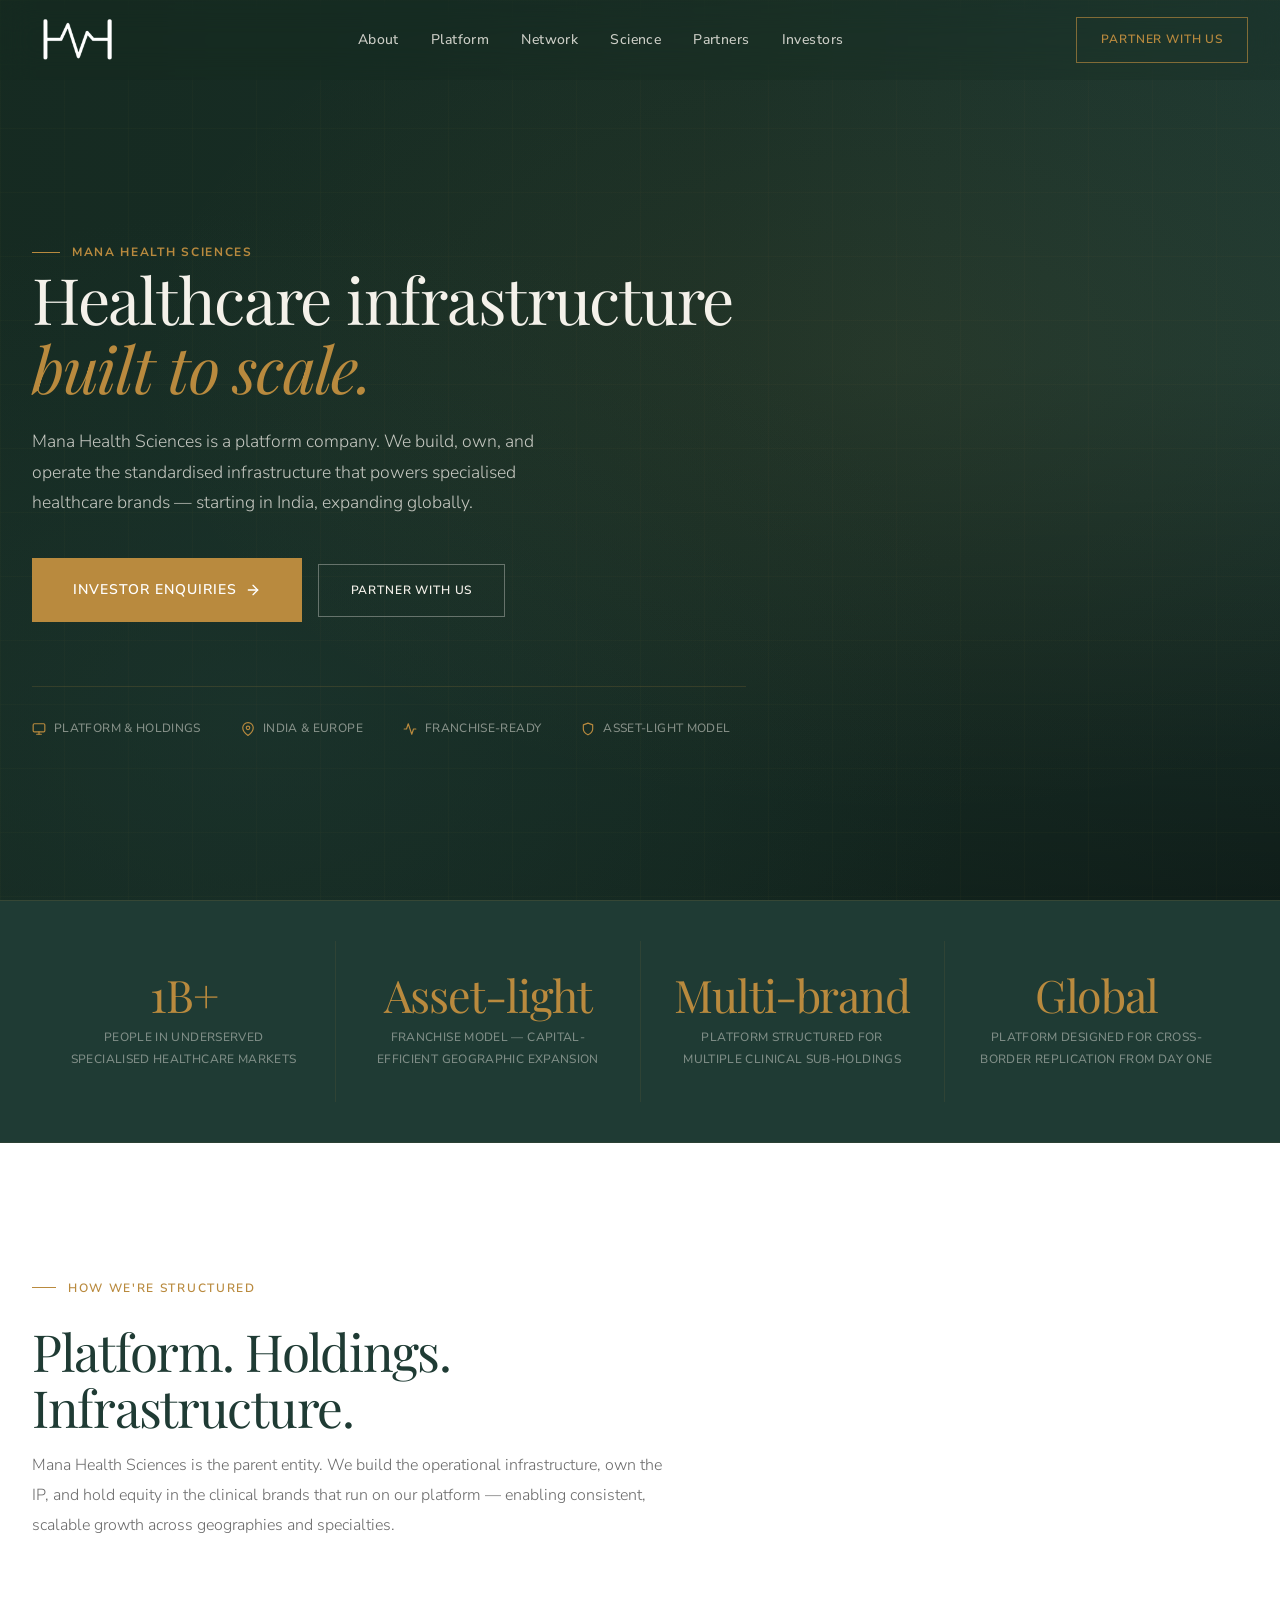
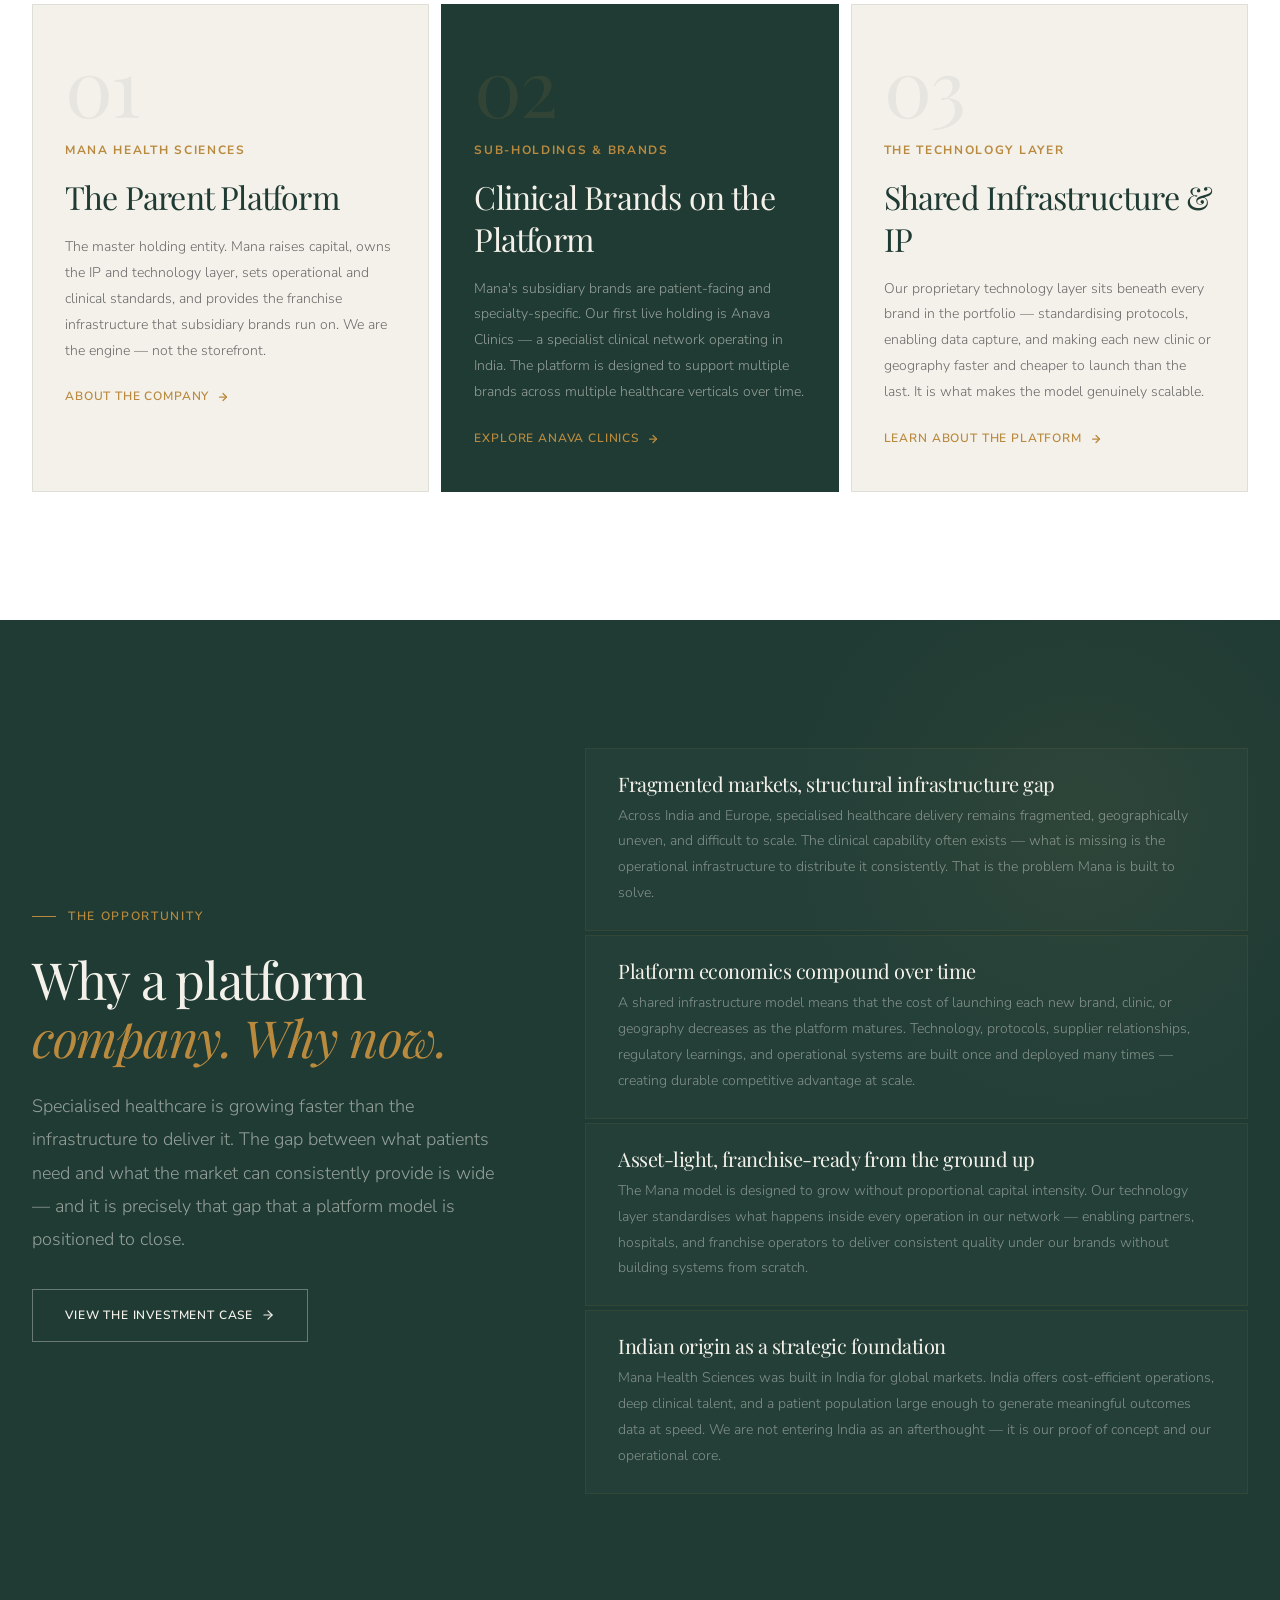
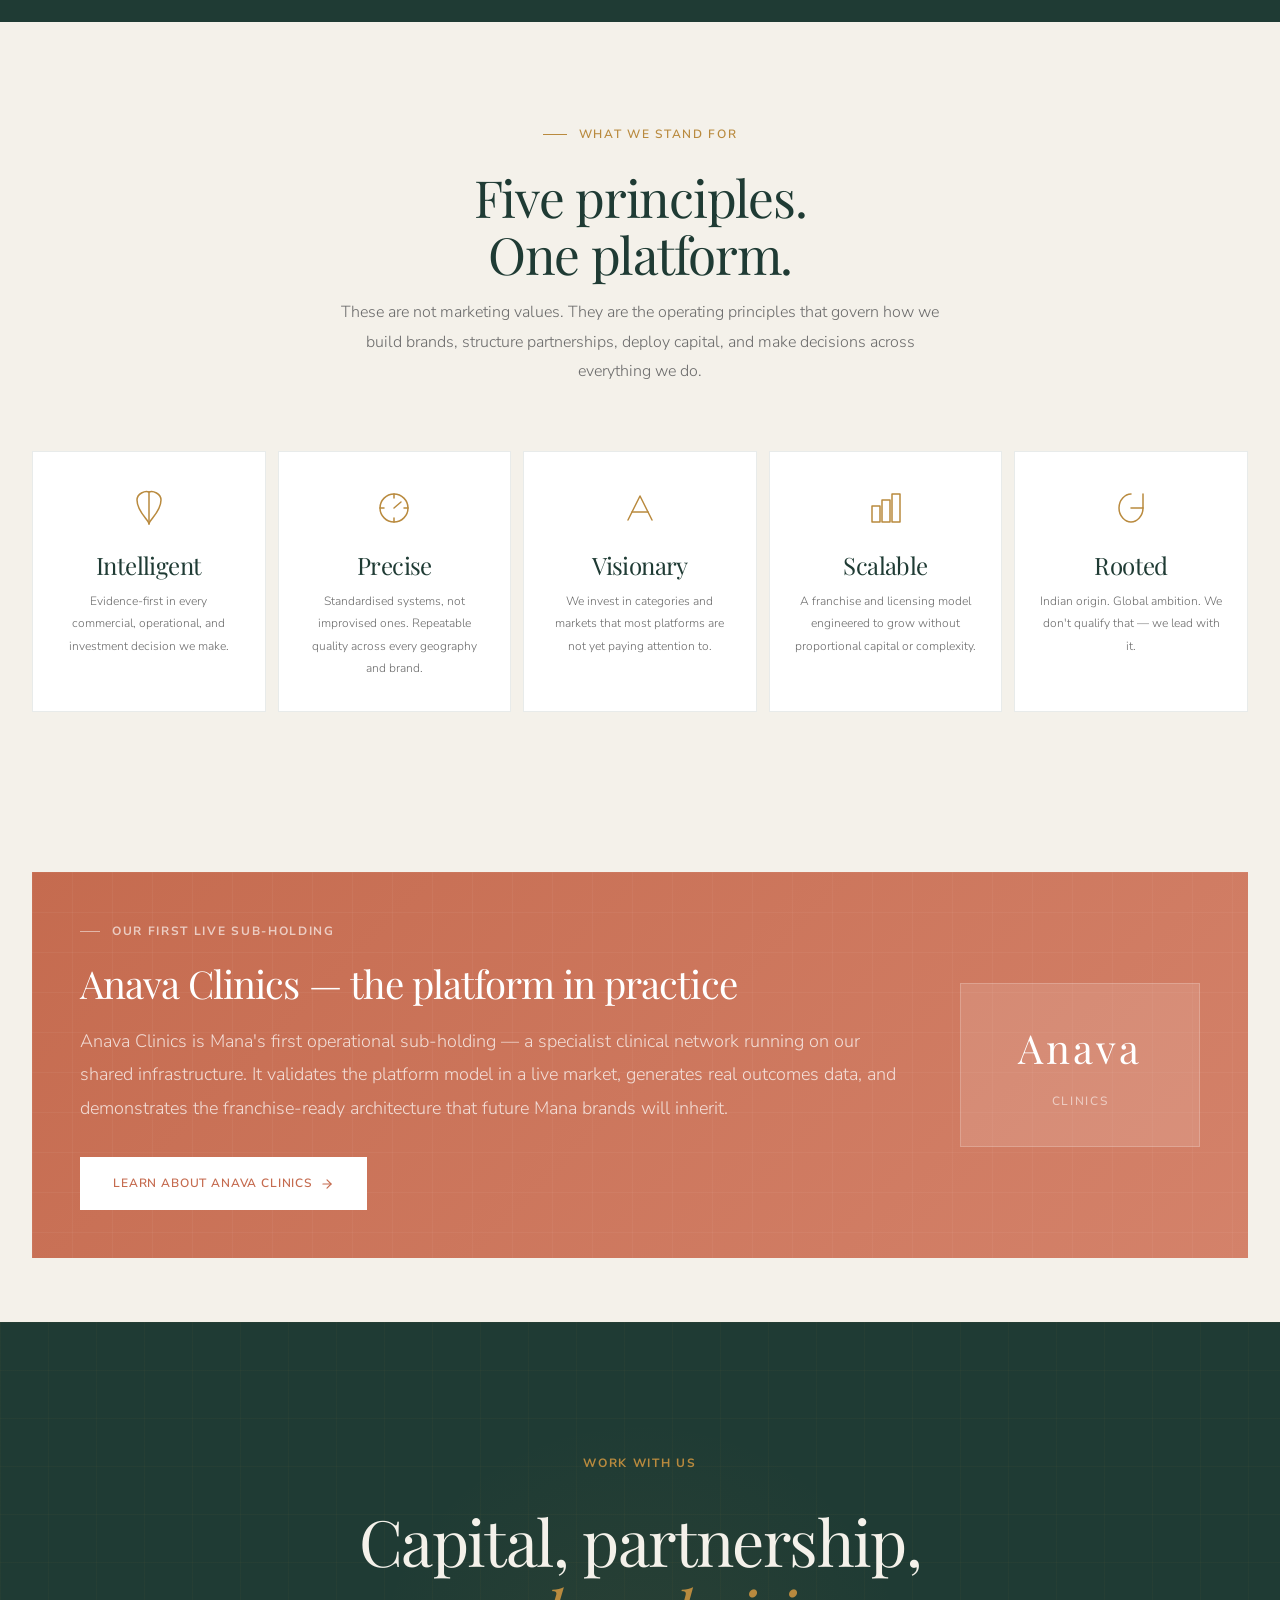
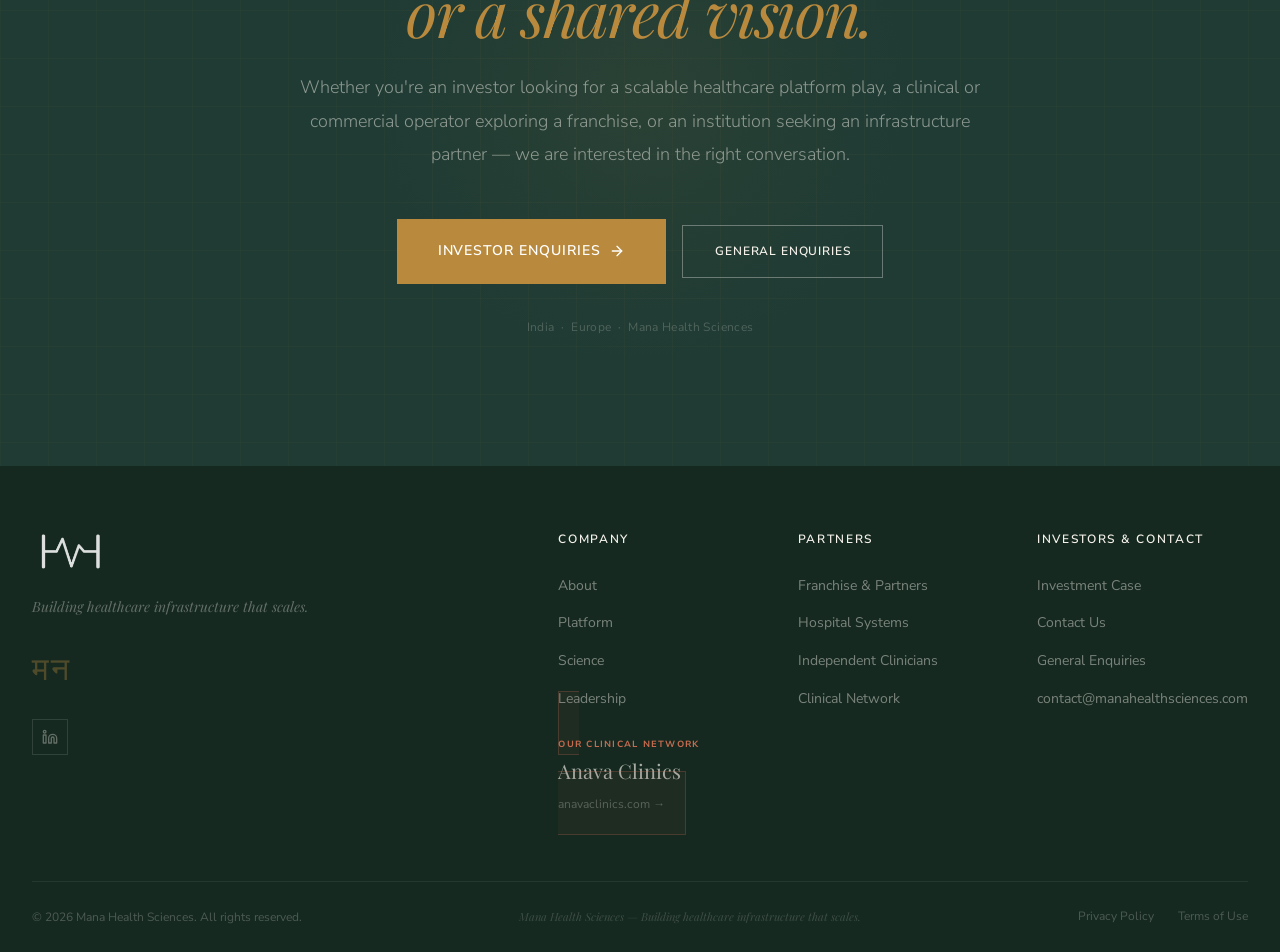
<file: index.html>
<!DOCTYPE html>
<html lang="en">
<head>
  <meta charset="UTF-8">
  <meta name="viewport" content="width=device-width, initial-scale=1.0">
  <meta name="description" content="Mana Health Sciences — A healthcare platform company building standardised, scalable infrastructure for underserved markets across India and beyond.">
  <meta name="theme-color" content="#1F3B34">
  <title>Mana Health Sciences — Building healthcare infrastructure that scales.</title>

  <meta property="og:title" content="Mana Health Sciences">
  <meta property="og:description" content="A healthcare platform company building standardised, scalable infrastructure for underserved markets across India and beyond.">
  <meta property="og:type" content="website">

  <link rel="preconnect" href="https://fonts.googleapis.com">
  <link rel="preconnect" href="https://fonts.gstatic.com" crossorigin>

  <link rel="stylesheet" href="css/styles.css">
  <link rel="stylesheet" href="css/components.css">
  <link rel="stylesheet" href="css/responsive.css">

  <link rel="icon" type="image/png" href="assets/images/logo.png">
</head>
<body>

  <a class="skip-link" href="#main">Skip to main content</a>

  <!-- ======================================================================
       NAVIGATION
  ====================================================================== -->
  <nav class="nav nav--transparent" role="navigation" aria-label="Main navigation">
    <div class="container nav__inner">

      <a href="index.html" class="nav__logo" aria-label="Mana Health Sciences — Home">
        <img src="assets/images/logo.png" alt="Mana Health Sciences" onerror="this.style.display='none'; this.nextElementSibling.style.display='block'">
        <span class="nav__logo-text" style="display:none;">Mana</span>
      </a>

      <ul class="nav__links" role="list">
        <li><a href="about.html" class="nav__link">About</a></li>
        <li><a href="platform.html" class="nav__link">Platform</a></li>
        <li><a href="network.html" class="nav__link">Network</a></li>
        <li><a href="science.html" class="nav__link">Science</a></li>
        <li><a href="partners.html" class="nav__link">Partners</a></li>
        <li><a href="investors.html" class="nav__link">Investors</a></li>
      </ul>

      <a href="contact.html" class="nav__cta">Partner With Us</a>

      <button class="nav__toggle" aria-label="Open menu" aria-expanded="false" aria-controls="mobile-menu">
        <span class="nav__toggle-line"></span>
        <span class="nav__toggle-line"></span>
        <span class="nav__toggle-line"></span>
      </button>
    </div>
  </nav>

  <div class="nav__mobile-menu" id="mobile-menu" role="dialog" aria-label="Mobile navigation" aria-modal="true">
    <a href="about.html" class="nav__mobile-link">About</a>
    <a href="platform.html" class="nav__mobile-link">Platform</a>
    <a href="network.html" class="nav__mobile-link">Network</a>
    <a href="science.html" class="nav__mobile-link">Science</a>
    <a href="partners.html" class="nav__mobile-link">Partners</a>
    <a href="investors.html" class="nav__mobile-link">Investors</a>
    <a href="contact.html" class="btn btn--primary nav__mobile-cta">Partner With Us</a>
  </div>

  <main id="main">

    <!-- ====================================================================
         HERO
    ===================================================================== -->
    <section class="hero" aria-label="Hero — Mana Health Sciences">
      <div class="hero__bg" aria-hidden="true"></div>
      <div class="hero__grid-pattern" aria-hidden="true"></div>

      <div class="hero__left">

        <p class="hero__eyebrow">Mana Health Sciences</p>

        <h1 class="hero__headline">
          Healthcare infrastructure<br>
          <em>built to scale.</em>
        </h1>

        <p class="hero__subheadline">
          Mana Health Sciences is a platform company. We build, own, and operate the standardised infrastructure that powers specialised healthcare brands — starting in India, expanding globally.
        </p>

        <div class="hero__actions">
          <a href="investors.html" class="btn btn--primary btn--lg">
            Investor Enquiries
            <svg width="16" height="16" viewBox="0 0 24 24" fill="none" stroke="currentColor" stroke-width="2" stroke-linecap="round" stroke-linejoin="round" aria-hidden="true"><line x1="5" y1="12" x2="19" y2="12"/><polyline points="12 5 19 12 12 19"/></svg>
          </a>
          <a href="partners.html" class="btn btn--outline">
            Partner With Us
          </a>
        </div>

        <div class="hero__trust">
          <div class="hero__trust-item">
            <svg width="14" height="14" viewBox="0 0 24 24" fill="none" stroke="currentColor" stroke-width="2" stroke-linecap="round" stroke-linejoin="round" aria-hidden="true"><rect x="2" y="3" width="20" height="14" rx="2"/><line x1="8" y1="21" x2="16" y2="21"/><line x1="12" y1="17" x2="12" y2="21"/></svg>
            Platform &amp; Holdings
          </div>
          <div class="hero__trust-item">
            <svg width="14" height="14" viewBox="0 0 24 24" fill="none" stroke="currentColor" stroke-width="2" stroke-linecap="round" stroke-linejoin="round" aria-hidden="true"><path d="M21 10c0 7-9 13-9 13s-9-6-9-13a9 9 0 0 1 18 0z"/><circle cx="12" cy="10" r="3"/></svg>
            India &amp; Europe
          </div>
          <div class="hero__trust-item">
            <svg width="14" height="14" viewBox="0 0 24 24" fill="none" stroke="currentColor" stroke-width="2" stroke-linecap="round" stroke-linejoin="round" aria-hidden="true"><polyline points="22 12 18 12 15 21 9 3 6 12 2 12"/></svg>
            Franchise-Ready
          </div>
          <div class="hero__trust-item">
            <svg width="14" height="14" viewBox="0 0 24 24" fill="none" stroke="currentColor" stroke-width="2" stroke-linecap="round" stroke-linejoin="round" aria-hidden="true"><path d="M12 22s8-4 8-10V5l-8-3-8 3v7c0 6 8 10 8 10z"/></svg>
            Asset-Light Model
          </div>
        </div>

      </div>
    </section>

    <!-- ====================================================================
         STAT BAND
    ===================================================================== -->
    <div class="stat-band" role="complementary" aria-label="Key platform metrics">
      <div class="container">
        <div class="stat-band__inner">

          <div class="stat-band__item">
            <div class="stat-band__value">
              <span data-count="1" data-suffix="B+">1B+</span>
            </div>
            <p class="stat-band__label">People in underserved specialised healthcare markets</p>
          </div>

          <div class="stat-band__item">
            <div class="stat-band__value">
              <span>Asset-light</span>
            </div>
            <p class="stat-band__label">Franchise model — capital-efficient geographic expansion</p>
          </div>

          <div class="stat-band__item">
            <div class="stat-band__value">
              <span>Multi-brand</span>
            </div>
            <p class="stat-band__label">Platform structured for multiple clinical sub-holdings</p>
          </div>

          <div class="stat-band__item">
            <div class="stat-band__value">
              <span>Global</span>
            </div>
            <p class="stat-band__label">Platform designed for cross-border replication from day one</p>
          </div>

        </div>
      </div>
    </div>

    <!-- ====================================================================
         WHAT WE DO — THREE-TIER
    ===================================================================== -->
    <section class="three-tier section section--lg" id="what-we-do" aria-labelledby="what-title">
      <div class="container">

        <div class="three-tier__header reveal">
          <p class="section-label">How we're structured</p>
          <h2 class="three-tier__title" id="what-title">
            Platform. Holdings. Infrastructure.
          </h2>
          <p class="three-tier__subtitle">
            Mana Health Sciences is the parent entity. We build the operational infrastructure, own the IP, and hold equity in the clinical brands that run on our platform — enabling consistent, scalable growth across geographies and specialties.
          </p>
        </div>

        <div class="tier-cards">

          <article class="tier-card reveal">
            <div class="tier-card__num" aria-hidden="true">01</div>
            <span class="tier-card__eyebrow">Mana Health Sciences</span>
            <h3 class="tier-card__title">The Parent Platform</h3>
            <p class="tier-card__body">
              The master holding entity. Mana raises capital, owns the IP and technology layer, sets operational and clinical standards, and provides the franchise infrastructure that subsidiary brands run on. We are the engine — not the storefront.
            </p>
            <a href="about.html" class="tier-card__link">
              About the company
              <svg width="12" height="12" viewBox="0 0 24 24" fill="none" stroke="currentColor" stroke-width="2.5" stroke-linecap="round" stroke-linejoin="round" aria-hidden="true"><line x1="5" y1="12" x2="19" y2="12"/><polyline points="12 5 19 12 12 19"/></svg>
            </a>
          </article>

          <article class="tier-card tier-card--featured reveal reveal-delay-1">
            <div class="tier-card__num" aria-hidden="true">02</div>
            <span class="tier-card__eyebrow">Sub-Holdings &amp; Brands</span>
            <h3 class="tier-card__title">Clinical Brands on the Platform</h3>
            <p class="tier-card__body">
              Mana's subsidiary brands are patient-facing and specialty-specific. Our first live holding is Anava Clinics — a specialist clinical network operating in India. The platform is designed to support multiple brands across multiple healthcare verticals over time.
            </p>
            <a href="network.html" class="tier-card__link">
              Explore Anava Clinics
              <svg width="12" height="12" viewBox="0 0 24 24" fill="none" stroke="currentColor" stroke-width="2.5" stroke-linecap="round" stroke-linejoin="round" aria-hidden="true"><line x1="5" y1="12" x2="19" y2="12"/><polyline points="12 5 19 12 12 19"/></svg>
            </a>
          </article>

          <article class="tier-card reveal reveal-delay-2">
            <div class="tier-card__num" aria-hidden="true">03</div>
            <span class="tier-card__eyebrow">The Technology Layer</span>
            <h3 class="tier-card__title">Shared Infrastructure &amp; IP</h3>
            <p class="tier-card__body">
              Our proprietary technology layer sits beneath every brand in the portfolio — standardising protocols, enabling data capture, and making each new clinic or geography faster and cheaper to launch than the last. It is what makes the model genuinely scalable.
            </p>
            <a href="platform.html" class="tier-card__link">
              Learn about the platform
              <svg width="12" height="12" viewBox="0 0 24 24" fill="none" stroke="currentColor" stroke-width="2.5" stroke-linecap="round" stroke-linejoin="round" aria-hidden="true"><line x1="5" y1="12" x2="19" y2="12"/><polyline points="12 5 19 12 12 19"/></svg>
            </a>
          </article>

        </div>

      </div>
    </section>

    <!-- ====================================================================
         WHY NOW
    ===================================================================== -->
    <section class="why-now section section--lg" id="why-now" aria-labelledby="why-title">
      <div class="why-now__glow" aria-hidden="true"></div>
      <div class="why-now__glow why-now__glow--2" aria-hidden="true"></div>

      <div class="container">
        <div class="why-now__grid">

          <div class="why-now__header">
            <p class="section-label reveal">The opportunity</p>
            <h2 class="why-now__title reveal reveal-delay-1" id="why-title">
              Why a platform<br>
              <em>company. Why now.</em>
            </h2>
            <p class="why-now__body reveal reveal-delay-2">
              Specialised healthcare is growing faster than the infrastructure to deliver it. The gap between what patients need and what the market can consistently provide is wide — and it is precisely that gap that a platform model is positioned to close.
            </p>
            <a href="investors.html" class="btn btn--outline reveal reveal-delay-3">
              View the investment case
              <svg width="14" height="14" viewBox="0 0 24 24" fill="none" stroke="currentColor" stroke-width="2" stroke-linecap="round" stroke-linejoin="round" aria-hidden="true"><line x1="5" y1="12" x2="19" y2="12"/><polyline points="12 5 19 12 12 19"/></svg>
            </a>
          </div>

          <div class="why-now__points">

            <div class="why-now__point reveal">
              <h3 class="why-now__point-title">Fragmented markets, structural infrastructure gap</h3>
              <p class="why-now__point-body">Across India and Europe, specialised healthcare delivery remains fragmented, geographically uneven, and difficult to scale. The clinical capability often exists — what is missing is the operational infrastructure to distribute it consistently. That is the problem Mana is built to solve.</p>
            </div>

            <div class="why-now__point reveal reveal-delay-1">
              <h3 class="why-now__point-title">Platform economics compound over time</h3>
              <p class="why-now__point-body">A shared infrastructure model means that the cost of launching each new brand, clinic, or geography decreases as the platform matures. Technology, protocols, supplier relationships, regulatory learnings, and operational systems are built once and deployed many times — creating durable competitive advantage at scale.</p>
            </div>

            <div class="why-now__point reveal reveal-delay-2">
              <h3 class="why-now__point-title">Asset-light, franchise-ready from the ground up</h3>
              <p class="why-now__point-body">The Mana model is designed to grow without proportional capital intensity. Our technology layer standardises what happens inside every operation in our network — enabling partners, hospitals, and franchise operators to deliver consistent quality under our brands without building systems from scratch.</p>
            </div>

            <div class="why-now__point reveal reveal-delay-3">
              <h3 class="why-now__point-title">Indian origin as a strategic foundation</h3>
              <p class="why-now__point-body">Mana Health Sciences was built in India for global markets. India offers cost-efficient operations, deep clinical talent, and a patient population large enough to generate meaningful outcomes data at speed. We are not entering India as an afterthought — it is our proof of concept and our operational core.</p>
            </div>

          </div>

        </div>
      </div>
    </section>

    <!-- ====================================================================
         BRAND PILLARS
    ===================================================================== -->
    <section class="pillars section" id="pillars" aria-labelledby="pillars-title">
      <div class="container">

        <div class="pillars__header reveal">
          <p class="section-label" style="justify-content:center;">What we stand for</p>
          <h2 class="pillars__title" id="pillars-title">
            Five principles.<br>One platform.
          </h2>
          <p class="pillars__subtitle">
            These are not marketing values. They are the operating principles that govern how we build brands, structure partnerships, deploy capital, and make decisions across everything we do.
          </p>
        </div>

        <div class="pillars__grid">

          <div class="pillar-card reveal">
            <div class="pillar-card__icon" aria-hidden="true">
              <svg viewBox="0 0 48 48" fill="none" stroke="currentColor" stroke-width="1.5" stroke-linecap="round" stroke-linejoin="round">
                <path d="M24 8 L24 40"/><path d="M12 16 C12 10 20 6 24 8 C28 6 36 10 36 16 C36 28 24 36 24 40 C24 36 12 28 12 16Z"/>
              </svg>
            </div>
            <h3 class="pillar-card__word">Intelligent</h3>
            <p class="pillar-card__desc">Evidence-first in every commercial, operational, and investment decision we make.</p>
          </div>

          <div class="pillar-card reveal reveal-delay-1">
            <div class="pillar-card__icon" aria-hidden="true">
              <svg viewBox="0 0 48 48" fill="none" stroke="currentColor" stroke-width="1.5" stroke-linecap="round" stroke-linejoin="round">
                <circle cx="24" cy="24" r="14"/><line x1="24" y1="10" x2="24" y2="14"/><line x1="24" y1="34" x2="24" y2="38"/><line x1="10" y1="24" x2="14" y2="24"/><line x1="34" y1="24" x2="38" y2="24"/>
                <line x1="24" y1="24" x2="31" y2="18"/>
              </svg>
            </div>
            <h3 class="pillar-card__word">Precise</h3>
            <p class="pillar-card__desc">Standardised systems, not improvised ones. Repeatable quality across every geography and brand.</p>
          </div>

          <div class="pillar-card reveal reveal-delay-2">
            <div class="pillar-card__icon" aria-hidden="true">
              <svg viewBox="0 0 48 48" fill="none" stroke="currentColor" stroke-width="1.5" stroke-linecap="round" stroke-linejoin="round">
                <path d="M12 36 L24 12 L36 36"/><line x1="16" y1="28" x2="32" y2="28"/>
              </svg>
            </div>
            <h3 class="pillar-card__word">Visionary</h3>
            <p class="pillar-card__desc">We invest in categories and markets that most platforms are not yet paying attention to.</p>
          </div>

          <div class="pillar-card reveal reveal-delay-3">
            <div class="pillar-card__icon" aria-hidden="true">
              <svg viewBox="0 0 48 48" fill="none" stroke="currentColor" stroke-width="1.5" stroke-linecap="round" stroke-linejoin="round">
                <rect x="10" y="22" width="8" height="16"/><rect x="20" y="16" width="8" height="22"/><rect x="30" y="10" width="8" height="28"/>
              </svg>
            </div>
            <h3 class="pillar-card__word">Scalable</h3>
            <p class="pillar-card__desc">A franchise and licensing model engineered to grow without proportional capital or complexity.</p>
          </div>

          <div class="pillar-card reveal reveal-delay-4">
            <div class="pillar-card__icon" aria-hidden="true">
              <svg viewBox="0 0 48 48" fill="none" stroke="currentColor" stroke-width="1.5" stroke-linecap="round" stroke-linejoin="round">
                <path d="M24 10 C18 10 12 16 12 24 C12 32 18 38 24 38 C30 38 36 32 36 24"/><path d="M36 10 L36 24 L24 24"/>
              </svg>
            </div>
            <h3 class="pillar-card__word">Rooted</h3>
            <p class="pillar-card__desc">Indian origin. Global ambition. We don't qualify that — we lead with it.</p>
          </div>

        </div>

      </div>
    </section>

    <!-- ====================================================================
         ANAVA NETWORK CALLOUT
    ===================================================================== -->
    <section class="section section--sm" aria-labelledby="network-callout-title">
      <div class="container">
        <div class="network-card reveal">
          <div class="network-card__content">
            <p class="network-card__eyebrow">Our first live sub-holding</p>
            <h2 class="network-card__title" id="network-callout-title">
              Anava Clinics — the platform in practice
            </h2>
            <p class="network-card__body">
              Anava Clinics is Mana's first operational sub-holding — a specialist clinical network running on our shared infrastructure. It validates the platform model in a live market, generates real outcomes data, and demonstrates the franchise-ready architecture that future Mana brands will inherit.
            </p>
            <a href="network.html" class="btn network-card__cta">
              Learn about Anava Clinics
              <svg width="14" height="14" viewBox="0 0 24 24" fill="none" stroke="currentColor" stroke-width="2" stroke-linecap="round" stroke-linejoin="round" aria-hidden="true"><line x1="5" y1="12" x2="19" y2="12"/><polyline points="12 5 19 12 12 19"/></svg>
            </a>
          </div>
          <div class="network-card__visual">
            <div class="network-card__logo-frame">
              <span class="network-card__logo-text">Anava</span>
              <span class="network-card__logo-sub">Clinics</span>
            </div>
          </div>
        </div>
      </div>
    </section>

    <!-- ====================================================================
         FINAL CTA
    ===================================================================== -->
    <section class="final-cta section section--lg" aria-labelledby="cta-title">
      <div class="final-cta__pattern" aria-hidden="true"></div>
      <div class="final-cta__glow" aria-hidden="true"></div>

      <div class="container">
        <div class="final-cta__inner">

          <p class="final-cta__eyebrow reveal">Work with us</p>

          <h2 class="final-cta__title reveal reveal-delay-1" id="cta-title">
            Capital, partnership,<br>
            <em>or a shared vision.</em>
          </h2>

          <p class="final-cta__body reveal reveal-delay-2">
            Whether you're an investor looking for a scalable healthcare platform play, a clinical or commercial operator exploring a franchise, or an institution seeking an infrastructure partner — we are interested in the right conversation.
          </p>

          <div class="final-cta__actions reveal reveal-delay-3">
            <a href="investors.html" class="btn btn--primary btn--lg">
              Investor Enquiries
              <svg width="16" height="16" viewBox="0 0 24 24" fill="none" stroke="currentColor" stroke-width="2" stroke-linecap="round" stroke-linejoin="round" aria-hidden="true"><line x1="5" y1="12" x2="19" y2="12"/><polyline points="12 5 19 12 12 19"/></svg>
            </a>
            <a href="contact.html" class="btn btn--outline">
              General Enquiries
            </a>
          </div>

          <p class="final-cta__note reveal reveal-delay-4">
            India &nbsp;·&nbsp; Europe &nbsp;·&nbsp; Mana Health Sciences
          </p>

        </div>
      </div>
    </section>

  </main>

  <!-- ======================================================================
       FOOTER
  ====================================================================== -->
  <footer class="footer" role="contentinfo">
    <div class="container">

      <div class="footer__main">

        <div class="footer__brand">
          <div class="footer__logo">
            <img src="assets/images/logo.png" alt="Mana Health Sciences" onerror="this.style.display='none'; this.nextElementSibling.style.display='block'">
            <span class="footer__logo-text" style="display:none;">Mana</span>
          </div>
          <p class="footer__tagline">
            Building healthcare infrastructure that scales.
          </p>
          <span class="footer__sanskrit" title="Mana — mind, consciousness (Sanskrit)">मन</span>
          <div class="footer__social" aria-label="Social media links">
            <a href="#" class="footer__social-link" aria-label="LinkedIn">
              <svg width="16" height="16" viewBox="0 0 24 24" fill="none" stroke="currentColor" stroke-width="2" stroke-linecap="round" stroke-linejoin="round" aria-hidden="true"><path d="M16 8a6 6 0 0 1 6 6v7h-4v-7a2 2 0 0 0-2-2 2 2 0 0 0-2 2v7h-4v-7a6 6 0 0 1 6-6z"/><rect x="2" y="9" width="4" height="12"/><circle cx="4" cy="4" r="2"/></svg>
            </a>
          </div>
        </div>

        <nav aria-label="Company navigation">
          <span class="footer__col-title">Company</span>
          <ul class="footer__links" role="list">
            <li><a href="about.html" class="footer__link">About</a></li>
            <li><a href="platform.html" class="footer__link">Platform</a></li>
            <li><a href="science.html" class="footer__link">Science</a></li>
            <li><a href="about.html#leadership" class="footer__link">Leadership</a></li>
          </ul>
          <a href="network.html" class="footer__anava-card" aria-label="Anava Clinics — our clinical network">
            <span class="footer__anava-label">Our clinical network</span>
            <span class="footer__anava-name">Anava Clinics</span>
            <span class="footer__anava-desc">anavaclinics.com →</span>
          </a>
        </nav>

        <nav aria-label="Partners navigation">
          <span class="footer__col-title">Partners</span>
          <ul class="footer__links" role="list">
            <li><a href="partners.html" class="footer__link">Franchise &amp; Partners</a></li>
            <li><a href="partners.html#hospitals" class="footer__link">Hospital Systems</a></li>
            <li><a href="partners.html#clinicians" class="footer__link">Independent Clinicians</a></li>
            <li><a href="network.html" class="footer__link">Clinical Network</a></li>
          </ul>
        </nav>

        <div>
          <span class="footer__col-title">Investors &amp; Contact</span>
          <ul class="footer__links" role="list">
            <li><a href="investors.html" class="footer__link">Investment Case</a></li>
            <li><a href="contact.html" class="footer__link">Contact Us</a></li>
            <li><a href="contact.html" class="footer__link">General Enquiries</a></li>
            <li><a href="mailto:contact@manahealthsciences.com" class="footer__link">contact@manahealthsciences.com</a></li>
          </ul>
        </div>

      </div>

      <div class="footer__bottom">
        <p class="footer__copyright">&copy; 2026 Mana Health Sciences. All rights reserved.</p>
        <p class="footer__motto">Mana Health Sciences &mdash; Building healthcare infrastructure that scales.</p>
        <div class="footer__legal">
          <a href="privacy.html" class="footer__legal-link">Privacy Policy</a>
          <a href="terms.html" class="footer__legal-link">Terms of Use</a>
        </div>
      </div>

    </div>
  </footer>

  <div class="mobile-cta-bar" role="complementary" aria-label="Primary actions">
    <a href="investors.html" class="btn btn--primary">Investor Enquiries</a>
    <a href="contact.html" class="btn btn--outline">Contact</a>
  </div>

  <script src="js/scripts.js"></script>
</body>
</html>
</file>
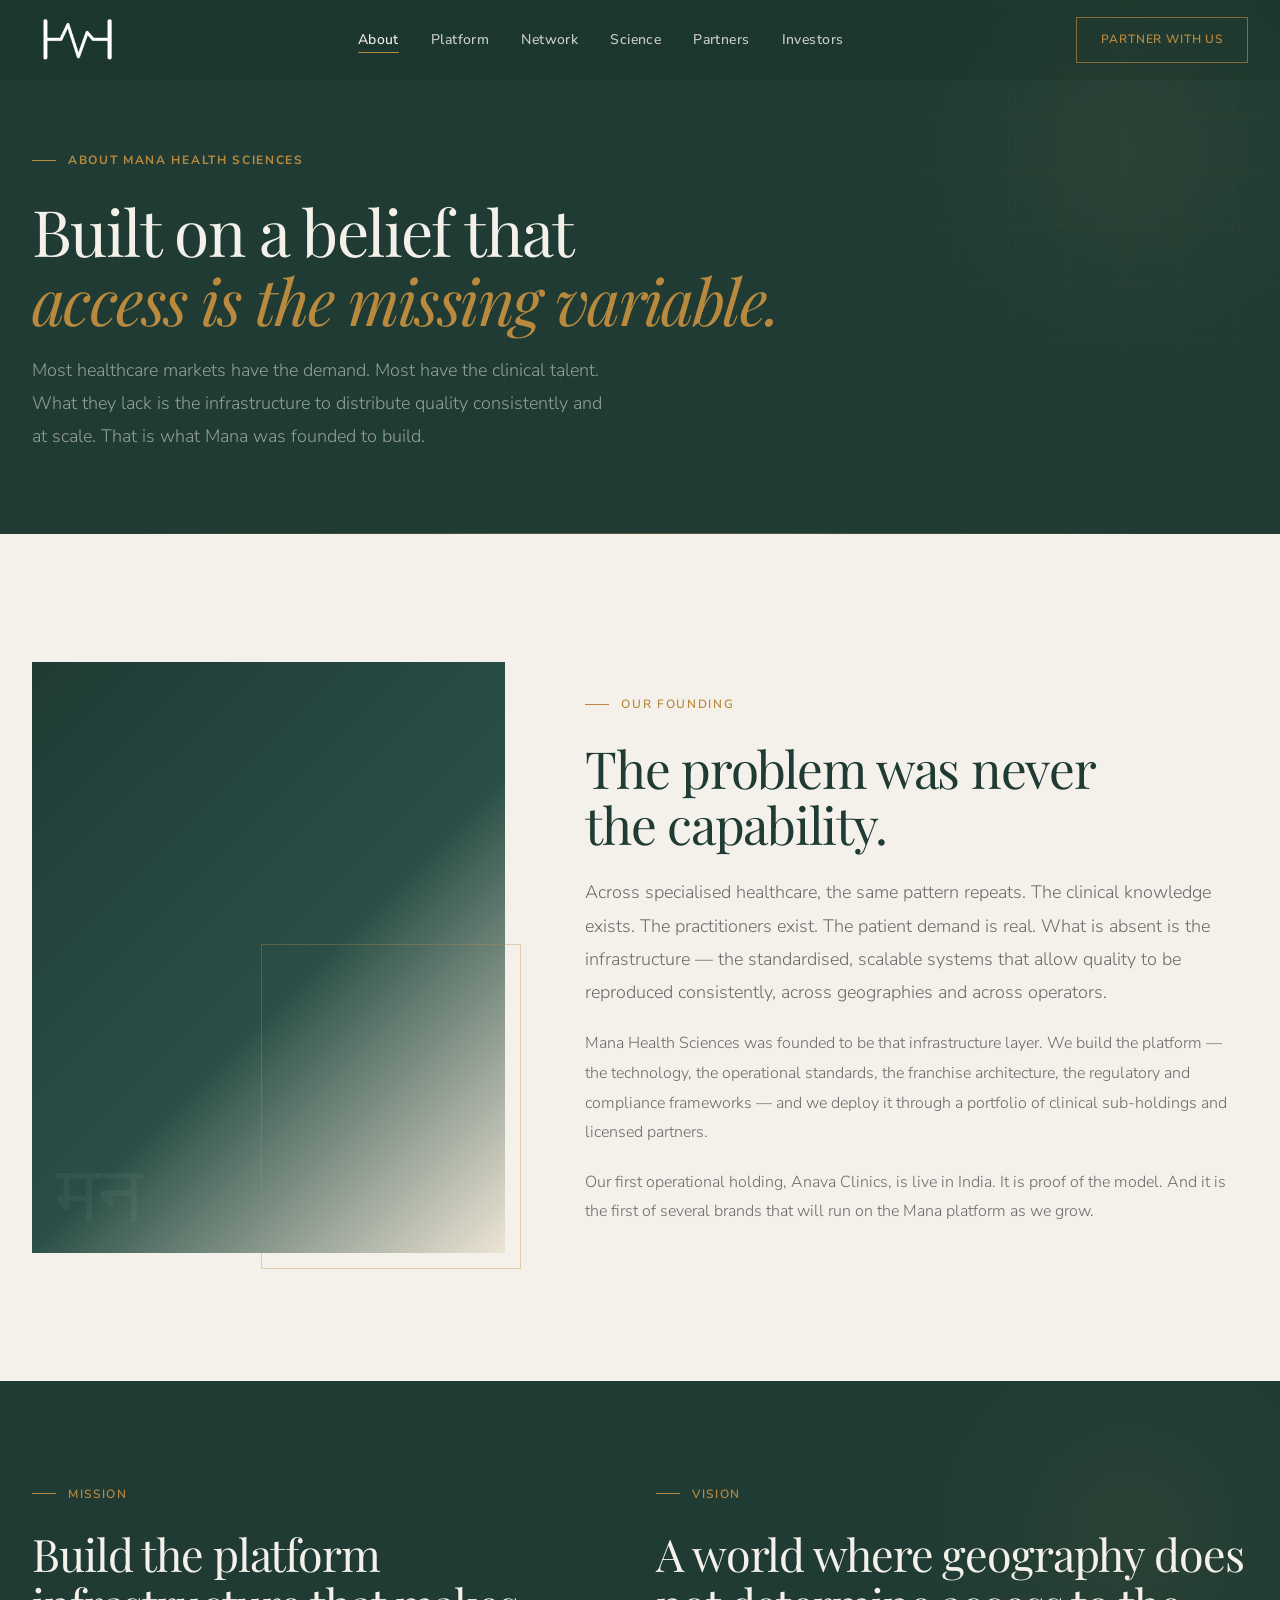
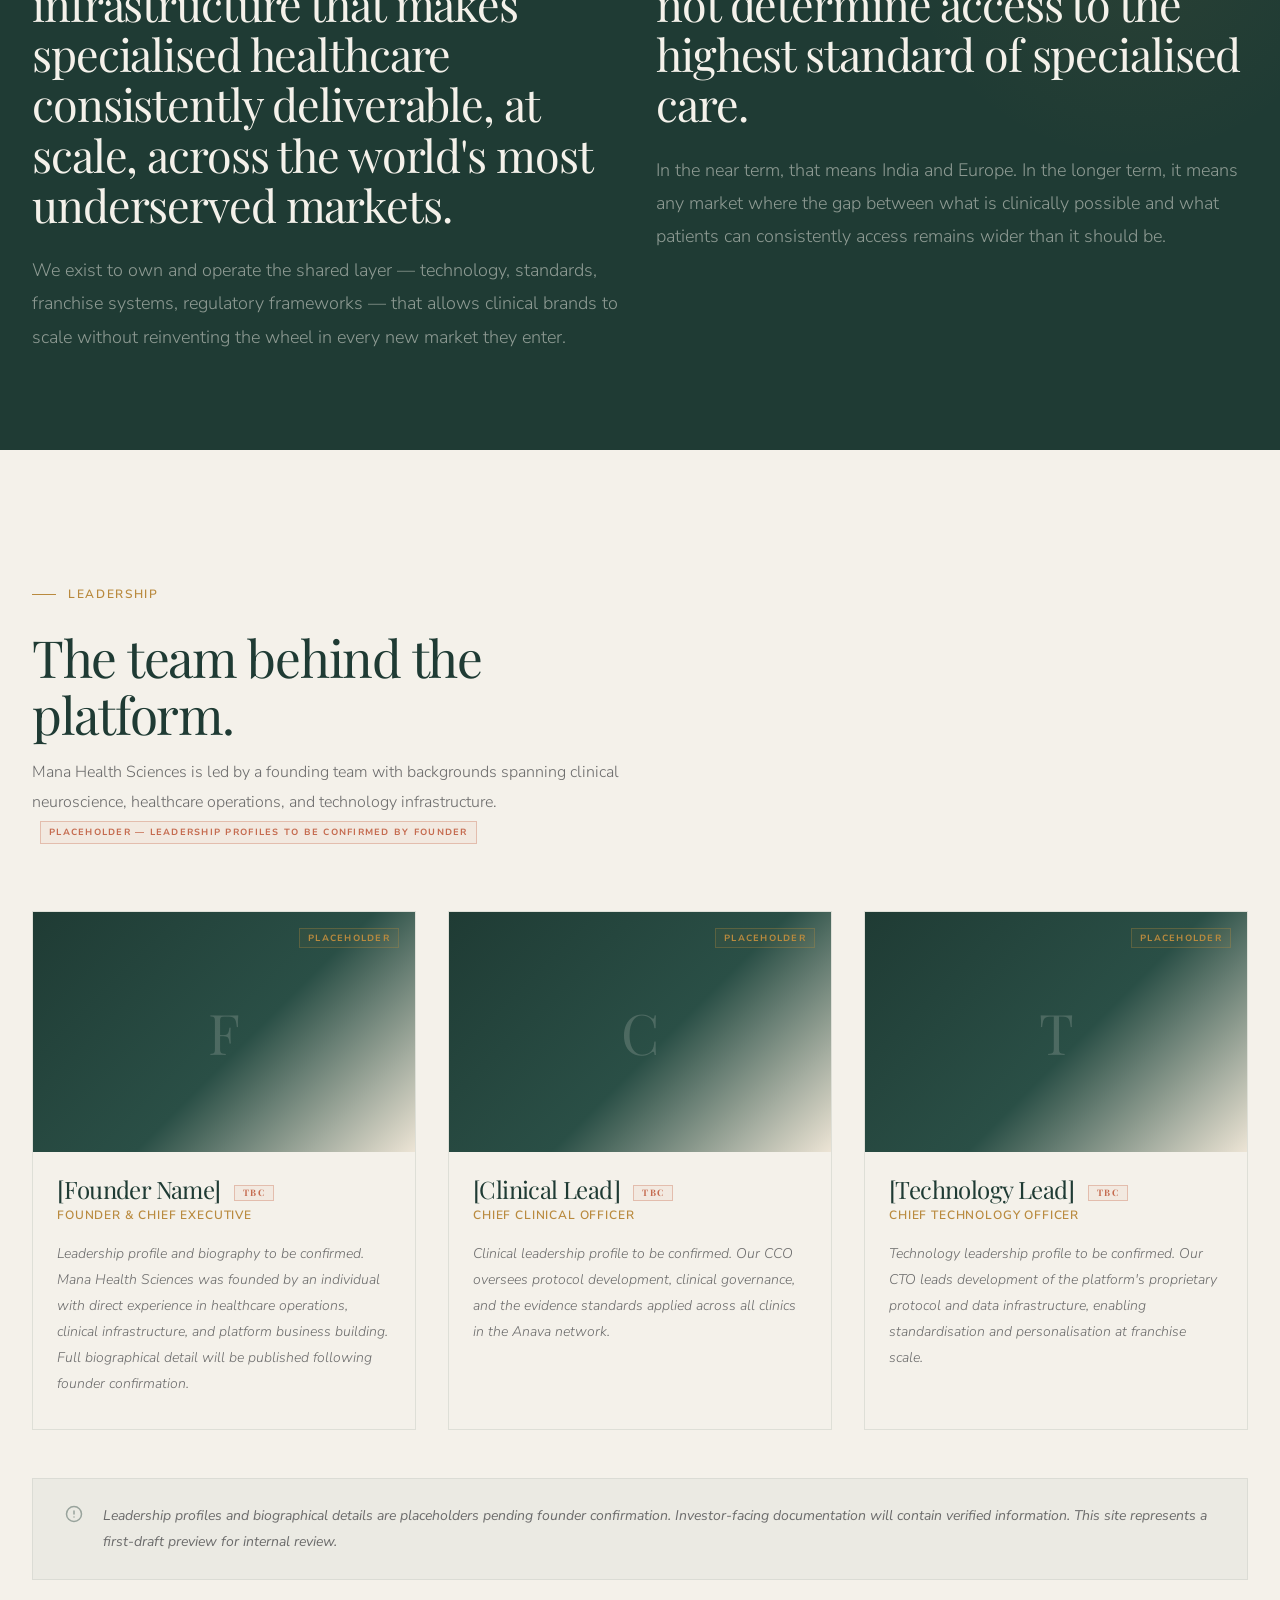
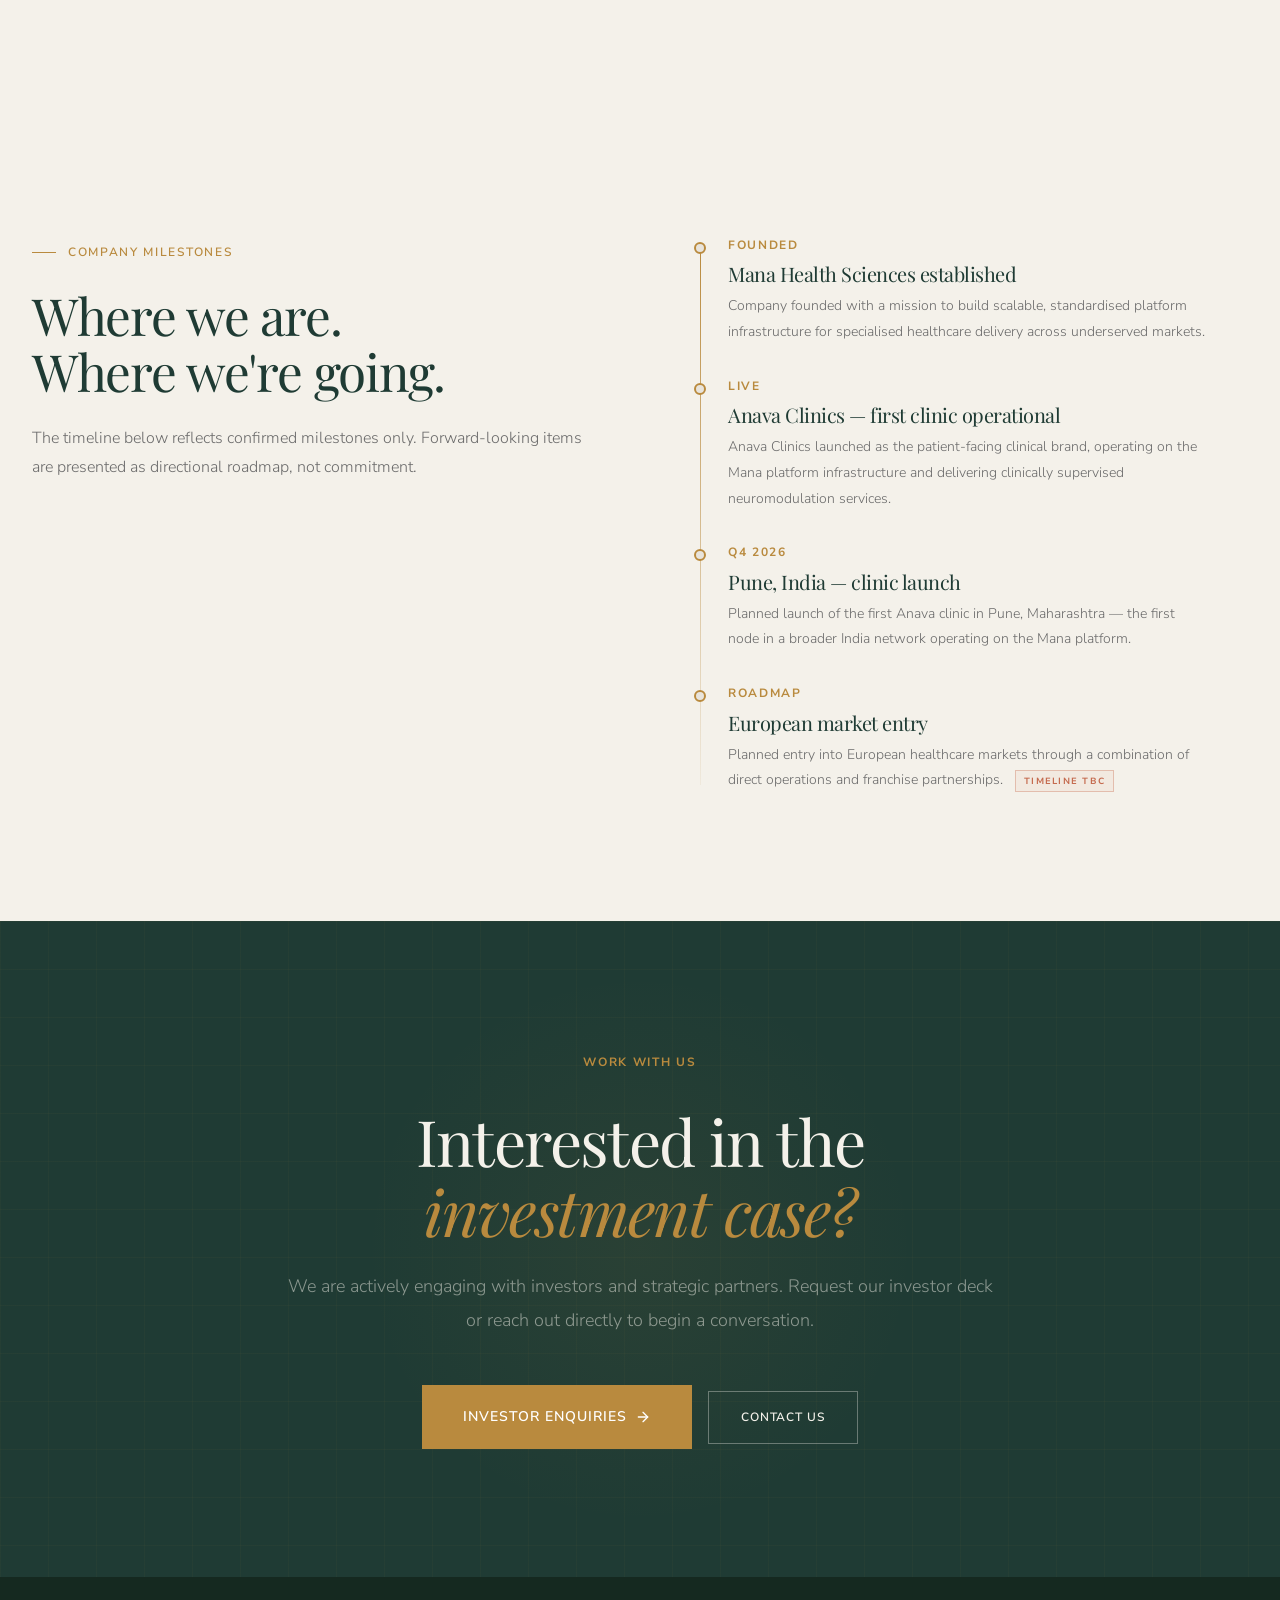
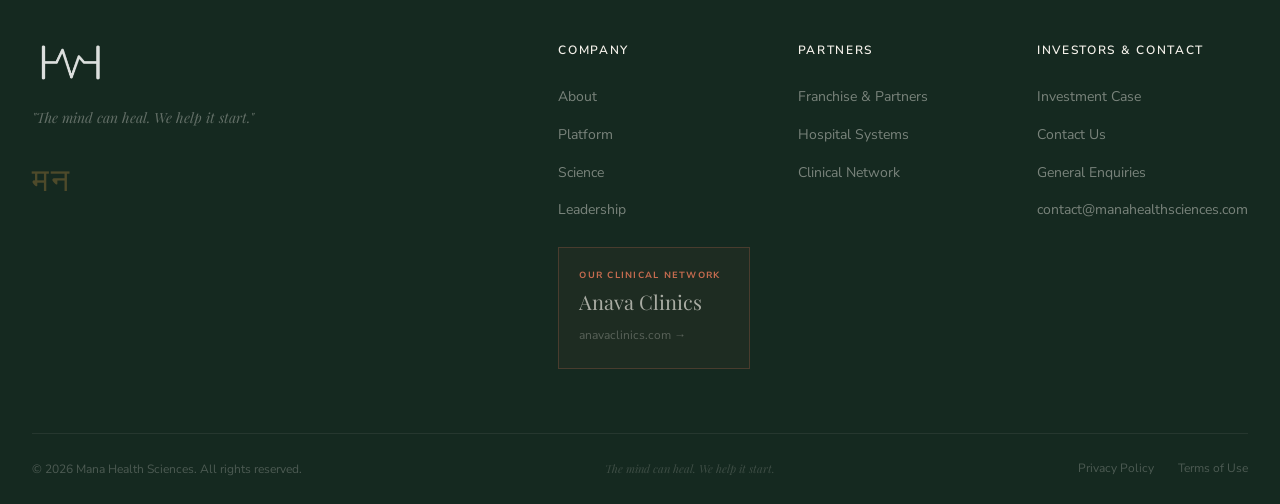
<file: about.html>
<!DOCTYPE html>
<html lang="en">
<head>
  <meta charset="UTF-8">
  <meta name="viewport" content="width=device-width, initial-scale=1.0">
  <meta name="description" content="About Mana Health Sciences — our founding story, mission, leadership team, and company milestones.">
  <meta name="theme-color" content="#1F3B34">
  <title>About — Mana Health Sciences</title>

  <link rel="preconnect" href="https://fonts.googleapis.com">
  <link rel="preconnect" href="https://fonts.gstatic.com" crossorigin>
  <link rel="stylesheet" href="css/styles.css">
  <link rel="stylesheet" href="css/components.css">
  <link rel="stylesheet" href="css/responsive.css">
  <link rel="icon" type="image/png" href="assets/images/logo.png">
</head>
<body>

  <a class="skip-link" href="#main">Skip to main content</a>

  <nav class="nav" role="navigation" aria-label="Main navigation">
    <div class="container nav__inner">
      <a href="index.html" class="nav__logo" aria-label="Mana Health Sciences — Home">
        <img src="assets/images/logo.png" alt="Mana Health Sciences" onerror="this.style.display='none'; this.nextElementSibling.style.display='block'">
        <span class="nav__logo-text" style="display:none;">Mana</span>
      </a>
      <ul class="nav__links" role="list">
        <li><a href="about.html" class="nav__link nav__link--active">About</a></li>
        <li><a href="platform.html" class="nav__link">Platform</a></li>
        <li><a href="network.html" class="nav__link">Network</a></li>
        <li><a href="science.html" class="nav__link">Science</a></li>
        <li><a href="partners.html" class="nav__link">Partners</a></li>
        <li><a href="investors.html" class="nav__link">Investors</a></li>
      </ul>
      <a href="contact.html" class="nav__cta">Partner With Us</a>
      <button class="nav__toggle" aria-label="Open menu" aria-expanded="false" aria-controls="mobile-menu">
        <span class="nav__toggle-line"></span>
        <span class="nav__toggle-line"></span>
        <span class="nav__toggle-line"></span>
      </button>
    </div>
  </nav>

  <div class="nav__mobile-menu" id="mobile-menu" role="dialog" aria-label="Mobile navigation" aria-modal="true">
    <a href="about.html" class="nav__mobile-link">About</a>
    <a href="platform.html" class="nav__mobile-link">Platform</a>
    <a href="network.html" class="nav__mobile-link">Network</a>
    <a href="science.html" class="nav__mobile-link">Science</a>
    <a href="partners.html" class="nav__mobile-link">Partners</a>
    <a href="investors.html" class="nav__mobile-link">Investors</a>
    <a href="contact.html" class="btn btn--primary nav__mobile-cta">Partner With Us</a>
  </div>

  <main id="main">

    <!-- Page Hero -->
    <section class="page-hero" aria-labelledby="about-hero-title">
      <div class="page-hero__glow" aria-hidden="true"></div>
      <div class="container">
        <p class="page-hero__eyebrow">About Mana Health Sciences</p>
        <h1 class="page-hero__title" id="about-hero-title">
          Built on a belief that<br>
          <em>access is the missing variable.</em>
        </h1>
        <p class="page-hero__subtitle">
          Most healthcare markets have the demand. Most have the clinical talent. What they lack is the infrastructure to distribute quality consistently and at scale. That is what Mana was founded to build.
        </p>
      </div>
    </section>

    <!-- ====================================================================
         FOUNDING STORY
    ===================================================================== -->
    <section class="section section--lg" id="story" aria-labelledby="story-title">
      <div class="container">
        <div class="split-layout">

          <div class="split-visual reveal">
            <div class="split-visual__frame">
              <div class="split-visual__watermark" aria-hidden="true">मन</div>
            </div>
            <div class="split-visual__accent" aria-hidden="true"></div>
          </div>

          <div class="reveal reveal-delay-1">
            <p class="section-label">Our founding</p>
            <h2 style="font-size: clamp(var(--text-3xl), 4vw, var(--text-5xl)); font-weight: 300; margin-bottom: var(--space-6); line-height: 1.1;" id="story-title">
              The problem was never<br>the capability.
            </h2>
            <p style="color: var(--color-text-muted); font-weight: 300; margin-bottom: var(--space-5); line-height: var(--leading-relaxed); font-size: var(--text-md);">
              Across specialised healthcare, the same pattern repeats. The clinical knowledge exists. The practitioners exist. The patient demand is real. What is absent is the infrastructure — the standardised, scalable systems that allow quality to be reproduced consistently, across geographies and across operators.
            </p>
            <p style="color: var(--color-text-muted); font-weight: 300; margin-bottom: var(--space-5); line-height: var(--leading-relaxed);">
              Mana Health Sciences was founded to be that infrastructure layer. We build the platform — the technology, the operational standards, the franchise architecture, the regulatory and compliance frameworks — and we deploy it through a portfolio of clinical sub-holdings and licensed partners.
            </p>
            <p style="color: var(--color-text-muted); font-weight: 300; line-height: var(--leading-relaxed);">
              Our first operational holding, Anava Clinics, is live in India. It is proof of the model. And it is the first of several brands that will run on the Mana platform as we grow.
            </p>
          </div>

        </div>
      </div>
    </section>

    <!-- ====================================================================
         MISSION & VISION
    ===================================================================== -->
    <section class="section" style="background-color: var(--deep-pine); position: relative; overflow: hidden;" aria-labelledby="mission-title">
      <div style="position: absolute; top: -100px; right: -100px; width: 500px; height: 500px; border-radius: 50%; background: radial-gradient(circle, rgba(185,138,62,0.07) 0%, transparent 65%); pointer-events: none;" aria-hidden="true"></div>
      <div class="container">
        <div class="grid-2" style="align-items: start;">

          <div class="reveal" style="position: relative; z-index: 1;">
            <p class="section-label">Mission</p>
            <h2 style="font-size: clamp(var(--text-2xl), 3.5vw, var(--text-4xl)); font-weight: 300; color: var(--bone); margin-bottom: var(--space-6); line-height: 1.12;" id="mission-title">
              Build the platform infrastructure that makes specialised healthcare consistently deliverable, at scale, across the world's most underserved markets.
            </h2>
            <p style="color: rgba(244,241,234,0.52); font-weight: 300; line-height: var(--leading-relaxed); font-size: var(--text-md);">
              We exist to own and operate the shared layer — technology, standards, franchise systems, regulatory frameworks — that allows clinical brands to scale without reinventing the wheel in every new market they enter.
            </p>
          </div>

          <div class="reveal reveal-delay-2" style="position: relative; z-index: 1;">
            <p class="section-label">Vision</p>
            <h2 style="font-size: clamp(var(--text-2xl), 3.5vw, var(--text-4xl)); font-weight: 300; color: var(--bone); margin-bottom: var(--space-6); line-height: 1.12;">
              A world where geography does not determine access to the highest standard of specialised care.
            </h2>
            <p style="color: rgba(244,241,234,0.52); font-weight: 300; line-height: var(--leading-relaxed); font-size: var(--text-md);">
              In the near term, that means India and Europe. In the longer term, it means any market where the gap between what is clinically possible and what patients can consistently access remains wider than it should be.
            </p>
          </div>

        </div>
      </div>
    </section>

    <!-- ====================================================================
         LEADERSHIP (Placeholder)
    ===================================================================== -->
    <section class="section section--lg" id="leadership" aria-labelledby="leadership-title">
      <div class="container">

        <div class="reveal" style="max-width: 600px; margin-bottom: var(--space-16);">
          <p class="section-label">Leadership</p>
          <h2 style="font-size: clamp(var(--text-3xl), 4vw, var(--text-5xl)); margin-bottom: var(--space-4);" id="leadership-title">
            The team behind the platform.
          </h2>
          <p style="color: var(--color-text-muted); font-weight: 300; line-height: var(--leading-relaxed);">
            Mana Health Sciences is led by a founding team with backgrounds spanning clinical neuroscience, healthcare operations, and technology infrastructure. <span class="placeholder-tag">Placeholder — leadership profiles to be confirmed by founder</span>
          </p>
        </div>

        <div class="team-grid">

          <div class="team-card reveal">
            <div class="team-card__avatar">
              <div class="team-card__avatar-initials" aria-hidden="true">F</div>
              <span class="team-card__placeholder-tag">Placeholder</span>
            </div>
            <div class="team-card__body">
              <h3 class="team-card__name">[Founder Name] <span class="placeholder-tag">TBC</span></h3>
              <span class="team-card__role">Founder &amp; Chief Executive</span>
              <p class="team-card__bio">Leadership profile and biography to be confirmed. Mana Health Sciences was founded by an individual with direct experience in healthcare operations, clinical infrastructure, and platform business building. Full biographical detail will be published following founder confirmation.</p>
            </div>
          </div>

          <div class="team-card reveal reveal-delay-1">
            <div class="team-card__avatar">
              <div class="team-card__avatar-initials" aria-hidden="true">C</div>
              <span class="team-card__placeholder-tag">Placeholder</span>
            </div>
            <div class="team-card__body">
              <h3 class="team-card__name">[Clinical Lead] <span class="placeholder-tag">TBC</span></h3>
              <span class="team-card__role">Chief Clinical Officer</span>
              <p class="team-card__bio">Clinical leadership profile to be confirmed. Our CCO oversees protocol development, clinical governance, and the evidence standards applied across all clinics in the Anava network.</p>
            </div>
          </div>

          <div class="team-card reveal reveal-delay-2">
            <div class="team-card__avatar">
              <div class="team-card__avatar-initials" aria-hidden="true">T</div>
              <span class="team-card__placeholder-tag">Placeholder</span>
            </div>
            <div class="team-card__body">
              <h3 class="team-card__name">[Technology Lead] <span class="placeholder-tag">TBC</span></h3>
              <span class="team-card__role">Chief Technology Officer</span>
              <p class="team-card__bio">Technology leadership profile to be confirmed. Our CTO leads development of the platform's proprietary protocol and data infrastructure, enabling standardisation and personalisation at franchise scale.</p>
            </div>
          </div>

        </div>

        <div class="reveal" style="margin-top: var(--space-12);">
          <div class="disclaimer-block--light disclaimer-block">
            <svg width="18" height="18" viewBox="0 0 24 24" fill="none" stroke="currentColor" stroke-width="2" stroke-linecap="round" stroke-linejoin="round" aria-hidden="true"><circle cx="12" cy="12" r="10"/><line x1="12" y1="8" x2="12" y2="12"/><line x1="12" y1="16" x2="12.01" y2="16"/></svg>
            <p>Leadership profiles and biographical details are placeholders pending founder confirmation. Investor-facing documentation will contain verified information. This site represents a first-draft preview for internal review.</p>
          </div>
        </div>

      </div>
    </section>

    <!-- ====================================================================
         MILESTONES / TIMELINE
    ===================================================================== -->
    <section class="section section--lg" style="background-color: var(--bone);" id="milestones" aria-labelledby="milestones-title">
      <div class="container">
        <div class="grid-2" style="gap: var(--space-20); align-items: start;">

          <div class="reveal">
            <p class="section-label">Company milestones</p>
            <h2 style="font-size: clamp(var(--text-3xl), 4vw, var(--text-5xl)); margin-bottom: var(--space-6);" id="milestones-title">
              Where we are.<br>Where we're going.
            </h2>
            <p style="color: var(--color-text-muted); font-weight: 300; line-height: var(--leading-relaxed);">
              The timeline below reflects confirmed milestones only. Forward-looking items are presented as directional roadmap, not commitment.
            </p>
          </div>

          <div class="timeline reveal reveal-delay-1">
            <div class="timeline__spine" aria-hidden="true"></div>
            <div class="timeline__items">

              <div class="timeline__item">
                <div class="timeline__dot" aria-hidden="true"></div>
                <span class="timeline__year">Founded</span>
                <h3 class="timeline__title">Mana Health Sciences established</h3>
                <p class="timeline__body">Company founded with a mission to build scalable, standardised platform infrastructure for specialised healthcare delivery across underserved markets.</p>
              </div>

              <div class="timeline__item">
                <div class="timeline__dot" aria-hidden="true"></div>
                <span class="timeline__year">Live</span>
                <h3 class="timeline__title">Anava Clinics — first clinic operational</h3>
                <p class="timeline__body">Anava Clinics launched as the patient-facing clinical brand, operating on the Mana platform infrastructure and delivering clinically supervised neuromodulation services.</p>
              </div>

              <div class="timeline__item">
                <div class="timeline__dot" aria-hidden="true"></div>
                <span class="timeline__year">Q4 2026</span>
                <h3 class="timeline__title">Pune, India — clinic launch</h3>
                <p class="timeline__body">Planned launch of the first Anava clinic in Pune, Maharashtra — the first node in a broader India network operating on the Mana platform.</p>
              </div>

              <div class="timeline__item">
                <div class="timeline__dot" aria-hidden="true"></div>
                <span class="timeline__year">Roadmap</span>
                <h3 class="timeline__title">European market entry</h3>
                <p class="timeline__body">Planned entry into European healthcare markets through a combination of direct operations and franchise partnerships. <span class="placeholder-tag">Timeline TBC</span></p>
              </div>

            </div>
          </div>

        </div>
      </div>
    </section>

    <!-- Final CTA -->
    <section class="final-cta section section--lg" aria-labelledby="about-cta-title">
      <div class="final-cta__pattern" aria-hidden="true"></div>
      <div class="final-cta__glow" aria-hidden="true"></div>
      <div class="container">
        <div class="final-cta__inner">
          <p class="final-cta__eyebrow reveal">Work with us</p>
          <h2 class="final-cta__title reveal reveal-delay-1" id="about-cta-title">
            Interested in the <em>investment case?</em>
          </h2>
          <p class="final-cta__body reveal reveal-delay-2">
            We are actively engaging with investors and strategic partners. Request our investor deck or reach out directly to begin a conversation.
          </p>
          <div class="final-cta__actions reveal reveal-delay-3">
            <a href="investors.html" class="btn btn--primary btn--lg">
              Investor Enquiries
              <svg width="16" height="16" viewBox="0 0 24 24" fill="none" stroke="currentColor" stroke-width="2" stroke-linecap="round" stroke-linejoin="round" aria-hidden="true"><line x1="5" y1="12" x2="19" y2="12"/><polyline points="12 5 19 12 12 19"/></svg>
            </a>
            <a href="contact.html" class="btn btn--outline">Contact Us</a>
          </div>
        </div>
      </div>
    </section>

  </main>

  <footer class="footer" role="contentinfo">
    <div class="container">
      <div class="footer__main">
        <div class="footer__brand">
          <div class="footer__logo">
            <img src="assets/images/logo.png" alt="Mana Health Sciences" onerror="this.style.display='none'; this.nextElementSibling.style.display='block'">
            <span class="footer__logo-text" style="display:none;">Mana</span>
          </div>
          <p class="footer__tagline">"The mind can heal. We help it start."</p>
          <span class="footer__sanskrit" title="Mana — mind, consciousness (Sanskrit)">मन</span>
        </div>
        <nav aria-label="Company navigation">
          <span class="footer__col-title">Company</span>
          <ul class="footer__links" role="list">
            <li><a href="about.html" class="footer__link">About</a></li>
            <li><a href="platform.html" class="footer__link">Platform</a></li>
            <li><a href="science.html" class="footer__link">Science</a></li>
            <li><a href="about.html#leadership" class="footer__link">Leadership</a></li>
          </ul>
          <a href="network.html" class="footer__anava-card" style="display:block; margin-top: var(--space-6);">
            <span class="footer__anava-label">Our clinical network</span>
            <span class="footer__anava-name">Anava Clinics</span>
            <span class="footer__anava-desc">anavaclinics.com →</span>
          </a>
        </nav>
        <nav aria-label="Partners navigation">
          <span class="footer__col-title">Partners</span>
          <ul class="footer__links" role="list">
            <li><a href="partners.html" class="footer__link">Franchise &amp; Partners</a></li>
            <li><a href="partners.html#hospitals" class="footer__link">Hospital Systems</a></li>
            <li><a href="network.html" class="footer__link">Clinical Network</a></li>
          </ul>
        </nav>
        <div>
          <span class="footer__col-title">Investors &amp; Contact</span>
          <ul class="footer__links" role="list">
            <li><a href="investors.html" class="footer__link">Investment Case</a></li>
            <li><a href="contact.html" class="footer__link">Contact Us</a></li>
            <li><a href="contact.html" class="footer__link">General Enquiries</a></li>
            <li><a href="mailto:contact@manahealthsciences.com" class="footer__link">contact@manahealthsciences.com</a></li>
          </ul>
        </div>
      </div>
      <div class="footer__bottom">
        <p class="footer__copyright">&copy; 2026 Mana Health Sciences. All rights reserved.</p>
        <p class="footer__motto">The mind can heal. We help it start.</p>
        <div class="footer__legal">
          <a href="privacy.html" class="footer__legal-link">Privacy Policy</a>
          <a href="terms.html" class="footer__legal-link">Terms of Use</a>
        </div>
      </div>
    </div>
  </footer>

  <div class="mobile-cta-bar" role="complementary">
    <a href="investors.html" class="btn btn--primary">Investor Enquiries</a>
    <a href="contact.html" class="btn btn--outline">Contact</a>
  </div>

  <script src="js/scripts.js"></script>
</body>
</html>
</file>
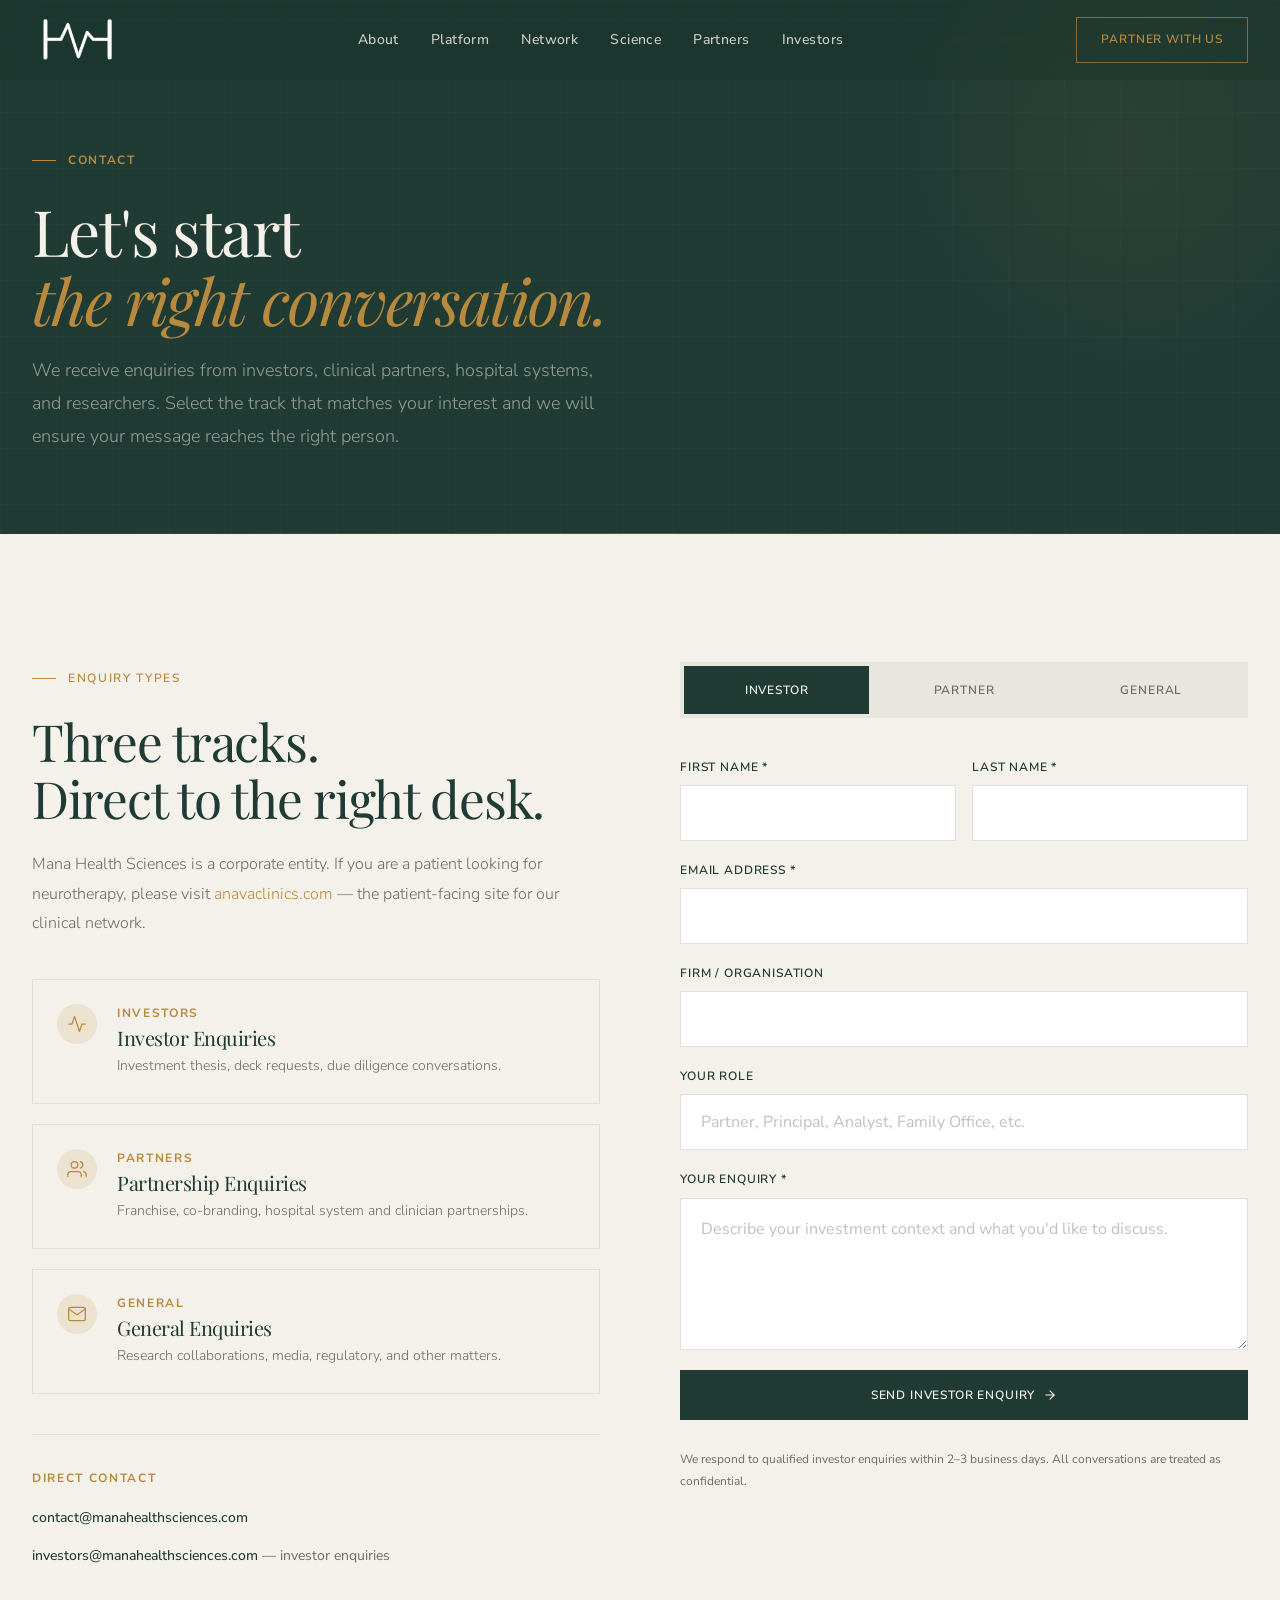
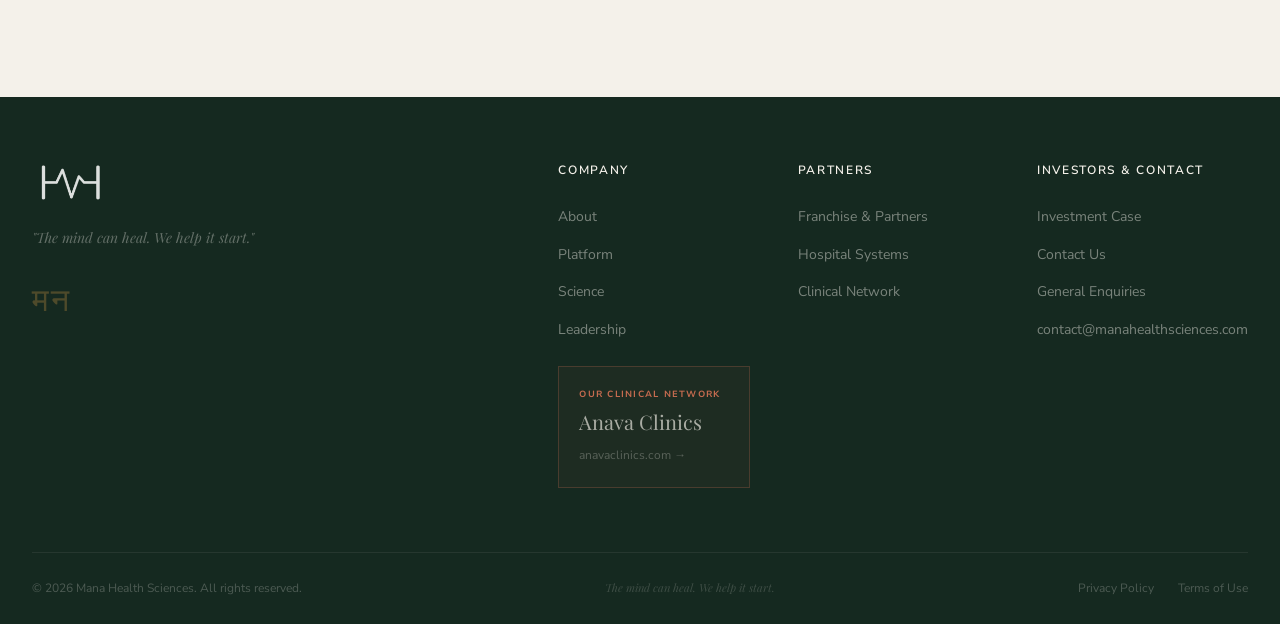
<file: contact.html>
<!DOCTYPE html>
<html lang="en">
<head>
  <meta charset="UTF-8">
  <meta name="viewport" content="width=device-width, initial-scale=1.0">
  <meta name="description" content="Contact Mana Health Sciences — investor, partnership, and general enquiries.">
  <meta name="theme-color" content="#1F3B34">
  <title>Contact — Mana Health Sciences</title>
  <link rel="preconnect" href="https://fonts.googleapis.com">
  <link rel="preconnect" href="https://fonts.gstatic.com" crossorigin>
  <link rel="stylesheet" href="css/styles.css">
  <link rel="stylesheet" href="css/components.css">
  <link rel="stylesheet" href="css/responsive.css">
  <link rel="icon" type="image/png" href="assets/images/logo.png">

  <style>
    /* Tab component — contact page */
    .tab-nav {
      display: flex;
      gap: 2px;
      margin-bottom: var(--space-10);
      background-color: rgba(31,59,52,0.06);
      padding: 4px;
    }

    .tab-btn {
      flex: 1;
      padding: var(--space-4) var(--space-5);
      font-family: var(--font-body);
      font-size: var(--text-xs);
      font-weight: 600;
      letter-spacing: var(--tracking-wider);
      text-transform: uppercase;
      color: var(--color-text-muted);
      cursor: pointer;
      border: none;
      background: none;
      transition: all var(--transition-fast);
      text-align: center;
    }

    .tab-btn--active {
      background-color: var(--deep-pine);
      color: var(--bone);
    }

    .tab-btn:hover:not(.tab-btn--active) {
      background-color: rgba(31,59,52,0.08);
      color: var(--deep-pine);
    }

    [data-tab-panel] { display: block; }
    [data-tab-panel][hidden] { display: none; }
  </style>
</head>
<body>

  <a class="skip-link" href="#main">Skip to main content</a>

  <nav class="nav" role="navigation" aria-label="Main navigation">
    <div class="container nav__inner">
      <a href="index.html" class="nav__logo" aria-label="Mana Health Sciences — Home">
        <img src="assets/images/logo.png" alt="Mana Health Sciences" onerror="this.style.display='none'; this.nextElementSibling.style.display='block'">
        <span class="nav__logo-text" style="display:none;">Mana</span>
      </a>
      <ul class="nav__links" role="list">
        <li><a href="about.html" class="nav__link">About</a></li>
        <li><a href="platform.html" class="nav__link">Platform</a></li>
        <li><a href="network.html" class="nav__link">Network</a></li>
        <li><a href="science.html" class="nav__link">Science</a></li>
        <li><a href="partners.html" class="nav__link">Partners</a></li>
        <li><a href="investors.html" class="nav__link">Investors</a></li>
      </ul>
      <a href="contact.html" class="nav__cta">Partner With Us</a>
      <button class="nav__toggle" aria-label="Open menu" aria-expanded="false" aria-controls="mobile-menu">
        <span class="nav__toggle-line"></span>
        <span class="nav__toggle-line"></span>
        <span class="nav__toggle-line"></span>
      </button>
    </div>
  </nav>

  <div class="nav__mobile-menu" id="mobile-menu" role="dialog" aria-label="Mobile navigation" aria-modal="true">
    <a href="about.html" class="nav__mobile-link">About</a>
    <a href="platform.html" class="nav__mobile-link">Platform</a>
    <a href="network.html" class="nav__mobile-link">Network</a>
    <a href="science.html" class="nav__mobile-link">Science</a>
    <a href="partners.html" class="nav__mobile-link">Partners</a>
    <a href="investors.html" class="nav__mobile-link">Investors</a>
    <a href="contact.html" class="btn btn--primary nav__mobile-cta">Partner With Us</a>
  </div>

  <main id="main">

    <section class="page-hero" aria-labelledby="contact-hero-title">
      <div class="page-hero__glow" aria-hidden="true"></div>
      <div class="container">
        <p class="page-hero__eyebrow">Contact</p>
        <h1 class="page-hero__title" id="contact-hero-title">
          Let's start<br>
          <em>the right conversation.</em>
        </h1>
        <p class="page-hero__subtitle">
          We receive enquiries from investors, clinical partners, hospital systems, and researchers. Select the track that matches your interest and we will ensure your message reaches the right person.
        </p>
      </div>
    </section>

    <!-- ====================================================================
         CONTACT GRID
    ===================================================================== -->
    <section class="section section--lg" aria-label="Contact forms">
      <div class="container">
        <div class="contact-grid">

          <!-- Left: Quick-track cards -->
          <div class="reveal">
            <p class="section-label">Enquiry types</p>
            <h2 class="contact-info__title">
              Three tracks.<br>Direct to the right desk.
            </h2>
            <p class="contact-info__body">
              Mana Health Sciences is a corporate entity. If you are a patient looking for neurotherapy, please visit <a href="https://anavaclinics.com" style="color: var(--brass);">anavaclinics.com</a> — the patient-facing site for our clinical network.
            </p>

            <div class="contact-track">

              <div class="contact-track-item" role="button" tabindex="0" aria-label="Investor enquiries" onclick="document.querySelector('[data-tab-btn=investor]').click()">
                <div class="contact-track-item__icon" aria-hidden="true">
                  <svg width="20" height="20" viewBox="0 0 24 24" fill="none" stroke="currentColor" stroke-width="1.5" stroke-linecap="round" stroke-linejoin="round"><polyline points="22 12 18 12 15 21 9 3 6 12 2 12"/></svg>
                </div>
                <div>
                  <span class="contact-track-item__label">Investors</span>
                  <h3 class="contact-track-item__title">Investor Enquiries</h3>
                  <p class="contact-track-item__body">Investment thesis, deck requests, due diligence conversations.</p>
                </div>
              </div>

              <div class="contact-track-item" role="button" tabindex="0" aria-label="Partnership enquiries" onclick="document.querySelector('[data-tab-btn=partner]').click()">
                <div class="contact-track-item__icon" aria-hidden="true">
                  <svg width="20" height="20" viewBox="0 0 24 24" fill="none" stroke="currentColor" stroke-width="1.5" stroke-linecap="round" stroke-linejoin="round"><path d="M17 21v-2a4 4 0 0 0-4-4H5a4 4 0 0 0-4 4v2"/><circle cx="9" cy="7" r="4"/><path d="M23 21v-2a4 4 0 0 0-3-3.87"/><path d="M16 3.13a4 4 0 0 1 0 7.75"/></svg>
                </div>
                <div>
                  <span class="contact-track-item__label">Partners</span>
                  <h3 class="contact-track-item__title">Partnership Enquiries</h3>
                  <p class="contact-track-item__body">Franchise, co-branding, hospital system and clinician partnerships.</p>
                </div>
              </div>

              <div class="contact-track-item" role="button" tabindex="0" aria-label="General enquiries" onclick="document.querySelector('[data-tab-btn=general]').click()">
                <div class="contact-track-item__icon" aria-hidden="true">
                  <svg width="20" height="20" viewBox="0 0 24 24" fill="none" stroke="currentColor" stroke-width="1.5" stroke-linecap="round" stroke-linejoin="round"><path d="M4 4h16c1.1 0 2 .9 2 2v12c0 1.1-.9 2-2 2H4c-1.1 0-2-.9-2-2V6c0-1.1.9-2 2-2z"/><polyline points="22,6 12,13 2,6"/></svg>
                </div>
                <div>
                  <span class="contact-track-item__label">General</span>
                  <h3 class="contact-track-item__title">General Enquiries</h3>
                  <p class="contact-track-item__body">Research collaborations, media, regulatory, and other matters.</p>
                </div>
              </div>

            </div>

            <!-- Direct contact -->
            <div style="margin-top: var(--space-10); padding-top: var(--space-8); border-top: 1px solid var(--color-border);">
              <p style="font-size: var(--text-xs); font-weight: 700; letter-spacing: var(--tracking-widest); text-transform: uppercase; color: var(--brass); margin-bottom: var(--space-4);">Direct Contact</p>
              <p style="font-size: var(--text-sm); color: var(--color-text-muted); margin-bottom: var(--space-3);">
                <a href="mailto:contact@manahealthsciences.com" style="color: var(--deep-pine); font-weight: 500;">contact@manahealthsciences.com</a>
              </p>
              <p style="font-size: var(--text-sm); color: var(--color-text-muted);">
                <a href="mailto:investors@manahealthsciences.com" style="color: var(--deep-pine); font-weight: 500;">investors@manahealthsciences.com</a>
                <span style="color: var(--color-text-muted);"> — investor enquiries</span>
              </p>
            </div>
          </div>

          <!-- Right: Tabbed forms -->
          <div class="reveal reveal-delay-1">

            <div class="tab-nav" role="tablist" aria-label="Enquiry type">
              <button class="tab-btn" role="tab" data-tab-btn="investor" aria-selected="false">Investor</button>
              <button class="tab-btn" role="tab" data-tab-btn="partner" aria-selected="false">Partner</button>
              <button class="tab-btn" role="tab" data-tab-btn="general" aria-selected="false">General</button>
            </div>

            <!-- Investor Form -->
            <div data-tab-panel="investor" hidden>
              <form class="form-stack contact-form" aria-label="Investor enquiry form" novalidate>
                <div class="form-grid">
                  <div class="form-group">
                    <label class="form-label" for="ci-fname">First Name *</label>
                    <input class="form-input" type="text" id="ci-fname" name="fname" required autocomplete="given-name">
                  </div>
                  <div class="form-group">
                    <label class="form-label" for="ci-lname">Last Name *</label>
                    <input class="form-input" type="text" id="ci-lname" name="lname" required autocomplete="family-name">
                  </div>
                </div>
                <div class="form-group">
                  <label class="form-label" for="ci-email">Email Address *</label>
                  <input class="form-input" type="email" id="ci-email" name="email" required autocomplete="email">
                </div>
                <div class="form-group">
                  <label class="form-label" for="ci-firm">Firm / Organisation</label>
                  <input class="form-input" type="text" id="ci-firm" name="firm">
                </div>
                <div class="form-group">
                  <label class="form-label" for="ci-role">Your Role</label>
                  <input class="form-input" type="text" id="ci-role" name="role" placeholder="Partner, Principal, Analyst, Family Office, etc.">
                </div>
                <div class="form-group">
                  <label class="form-label" for="ci-message">Your Enquiry *</label>
                  <textarea class="form-input form-textarea" id="ci-message" name="message" required rows="4" placeholder="Describe your investment context and what you'd like to discuss."></textarea>
                </div>
                <button type="submit" class="btn btn--pine" style="width: 100%; justify-content: center;">
                  Send Investor Enquiry
                  <svg width="14" height="14" viewBox="0 0 24 24" fill="none" stroke="currentColor" stroke-width="2" stroke-linecap="round" stroke-linejoin="round" aria-hidden="true"><line x1="5" y1="12" x2="19" y2="12"/><polyline points="12 5 19 12 12 19"/></svg>
                </button>
                <p class="form-note">We respond to qualified investor enquiries within 2–3 business days. All conversations are treated as confidential.</p>
              </form>
            </div>

            <!-- Partner Form -->
            <div data-tab-panel="partner" hidden>
              <form class="form-stack contact-form" aria-label="Partnership enquiry form" novalidate>
                <div class="form-grid">
                  <div class="form-group">
                    <label class="form-label" for="cp-fname">First Name *</label>
                    <input class="form-input" type="text" id="cp-fname" name="fname" required autocomplete="given-name">
                  </div>
                  <div class="form-group">
                    <label class="form-label" for="cp-lname">Last Name *</label>
                    <input class="form-input" type="text" id="cp-lname" name="lname" required autocomplete="family-name">
                  </div>
                </div>
                <div class="form-group">
                  <label class="form-label" for="cp-email">Email Address *</label>
                  <input class="form-input" type="email" id="cp-email" name="email" required autocomplete="email">
                </div>
                <div class="form-group">
                  <label class="form-label" for="cp-org">Organisation / Practice Name *</label>
                  <input class="form-input" type="text" id="cp-org" name="org" required>
                </div>
                <div class="form-group">
                  <label class="form-label" for="cp-type">Partner Type</label>
                  <select class="form-input form-select" id="cp-type" name="partner_type">
                    <option value="">Select…</option>
                    <option value="independent-clinician">Independent Clinician (Neurologist / Psychiatrist)</option>
                    <option value="hospital-system">Hospital / Multi-specialty System</option>
                    <option value="research">Research or Academic Institution</option>
                    <option value="other">Other</option>
                  </select>
                </div>
                <div class="form-group">
                  <label class="form-label" for="cp-location">Location (City / Country) *</label>
                  <input class="form-input" type="text" id="cp-location" name="location" required placeholder="e.g. Mumbai, India">
                </div>
                <div class="form-group">
                  <label class="form-label" for="cp-message">Tell us about your context *</label>
                  <textarea class="form-input form-textarea" id="cp-message" name="message" required rows="4" placeholder="What kind of partnership are you exploring? What neuromodulation services are you looking to offer?"></textarea>
                </div>
                <button type="submit" class="btn btn--pine" style="width: 100%; justify-content: center;">
                  Send Partnership Enquiry
                  <svg width="14" height="14" viewBox="0 0 24 24" fill="none" stroke="currentColor" stroke-width="2" stroke-linecap="round" stroke-linejoin="round" aria-hidden="true"><line x1="5" y1="12" x2="19" y2="12"/><polyline points="12 5 19 12 12 19"/></svg>
                </button>
                <p class="form-note">No commitment required at this stage. We'll respond within 3–5 business days to arrange an initial conversation.</p>
              </form>
            </div>

            <!-- General Form -->
            <div data-tab-panel="general" hidden>
              <form class="form-stack contact-form" aria-label="General enquiry form" novalidate>
                <div class="form-grid">
                  <div class="form-group">
                    <label class="form-label" for="cg-fname">First Name *</label>
                    <input class="form-input" type="text" id="cg-fname" name="fname" required autocomplete="given-name">
                  </div>
                  <div class="form-group">
                    <label class="form-label" for="cg-lname">Last Name *</label>
                    <input class="form-input" type="text" id="cg-lname" name="lname" required autocomplete="family-name">
                  </div>
                </div>
                <div class="form-group">
                  <label class="form-label" for="cg-email">Email Address *</label>
                  <input class="form-input" type="email" id="cg-email" name="email" required autocomplete="email">
                </div>
                <div class="form-group">
                  <label class="form-label" for="cg-subject">Subject</label>
                  <input class="form-input" type="text" id="cg-subject" name="subject" placeholder="What is your enquiry about?">
                </div>
                <div class="form-group">
                  <label class="form-label" for="cg-message">Message *</label>
                  <textarea class="form-input form-textarea" id="cg-message" name="message" required rows="5" placeholder="Your message…"></textarea>
                </div>
                <button type="submit" class="btn btn--pine" style="width: 100%; justify-content: center;">
                  Send Message
                  <svg width="14" height="14" viewBox="0 0 24 24" fill="none" stroke="currentColor" stroke-width="2" stroke-linecap="round" stroke-linejoin="round" aria-hidden="true"><line x1="5" y1="12" x2="19" y2="12"/><polyline points="12 5 19 12 12 19"/></svg>
                </button>
                <p class="form-note">If you are a patient seeking neurotherapy, please visit <a href="https://anavaclinics.com" style="color: var(--brass);">anavaclinics.com</a> instead.</p>
              </form>
            </div>

          </div>
        </div>
      </div>
    </section>

  </main>

  <footer class="footer" role="contentinfo">
    <div class="container">
      <div class="footer__main">
        <div class="footer__brand">
          <div class="footer__logo">
            <img src="assets/images/logo.png" alt="Mana Health Sciences" onerror="this.style.display='none'; this.nextElementSibling.style.display='block'">
            <span class="footer__logo-text" style="display:none;">Mana</span>
          </div>
          <p class="footer__tagline">"The mind can heal. We help it start."</p>
          <span class="footer__sanskrit" title="Mana — mind, consciousness (Sanskrit)">मन</span>
        </div>
        <nav aria-label="Company navigation">
          <span class="footer__col-title">Company</span>
          <ul class="footer__links" role="list">
            <li><a href="about.html" class="footer__link">About</a></li>
            <li><a href="platform.html" class="footer__link">Platform</a></li>
            <li><a href="science.html" class="footer__link">Science</a></li>
            <li><a href="about.html#leadership" class="footer__link">Leadership</a></li>
          </ul>
          <a href="network.html" class="footer__anava-card" style="display:block; margin-top: var(--space-6);">
            <span class="footer__anava-label">Our clinical network</span>
            <span class="footer__anava-name">Anava Clinics</span>
            <span class="footer__anava-desc">anavaclinics.com →</span>
          </a>
        </nav>
        <nav aria-label="Partners navigation">
          <span class="footer__col-title">Partners</span>
          <ul class="footer__links" role="list">
            <li><a href="partners.html" class="footer__link">Franchise &amp; Partners</a></li>
            <li><a href="partners.html#hospitals" class="footer__link">Hospital Systems</a></li>
            <li><a href="network.html" class="footer__link">Clinical Network</a></li>
          </ul>
        </nav>
        <div>
          <span class="footer__col-title">Investors &amp; Contact</span>
          <ul class="footer__links" role="list">
            <li><a href="investors.html" class="footer__link">Investment Case</a></li>
            <li><a href="contact.html" class="footer__link">Contact Us</a></li>
            <li><a href="contact.html" class="footer__link">General Enquiries</a></li>
            <li><a href="mailto:contact@manahealthsciences.com" class="footer__link">contact@manahealthsciences.com</a></li>
          </ul>
        </div>
      </div>
      <div class="footer__bottom">
        <p class="footer__copyright">&copy; 2026 Mana Health Sciences. All rights reserved.</p>
        <p class="footer__motto">The mind can heal. We help it start.</p>
        <div class="footer__legal">
          <a href="privacy.html" class="footer__legal-link">Privacy Policy</a>
          <a href="terms.html" class="footer__legal-link">Terms of Use</a>
        </div>
      </div>
    </div>
  </footer>

  <script src="js/scripts.js"></script>
</body>
</html>
</file>
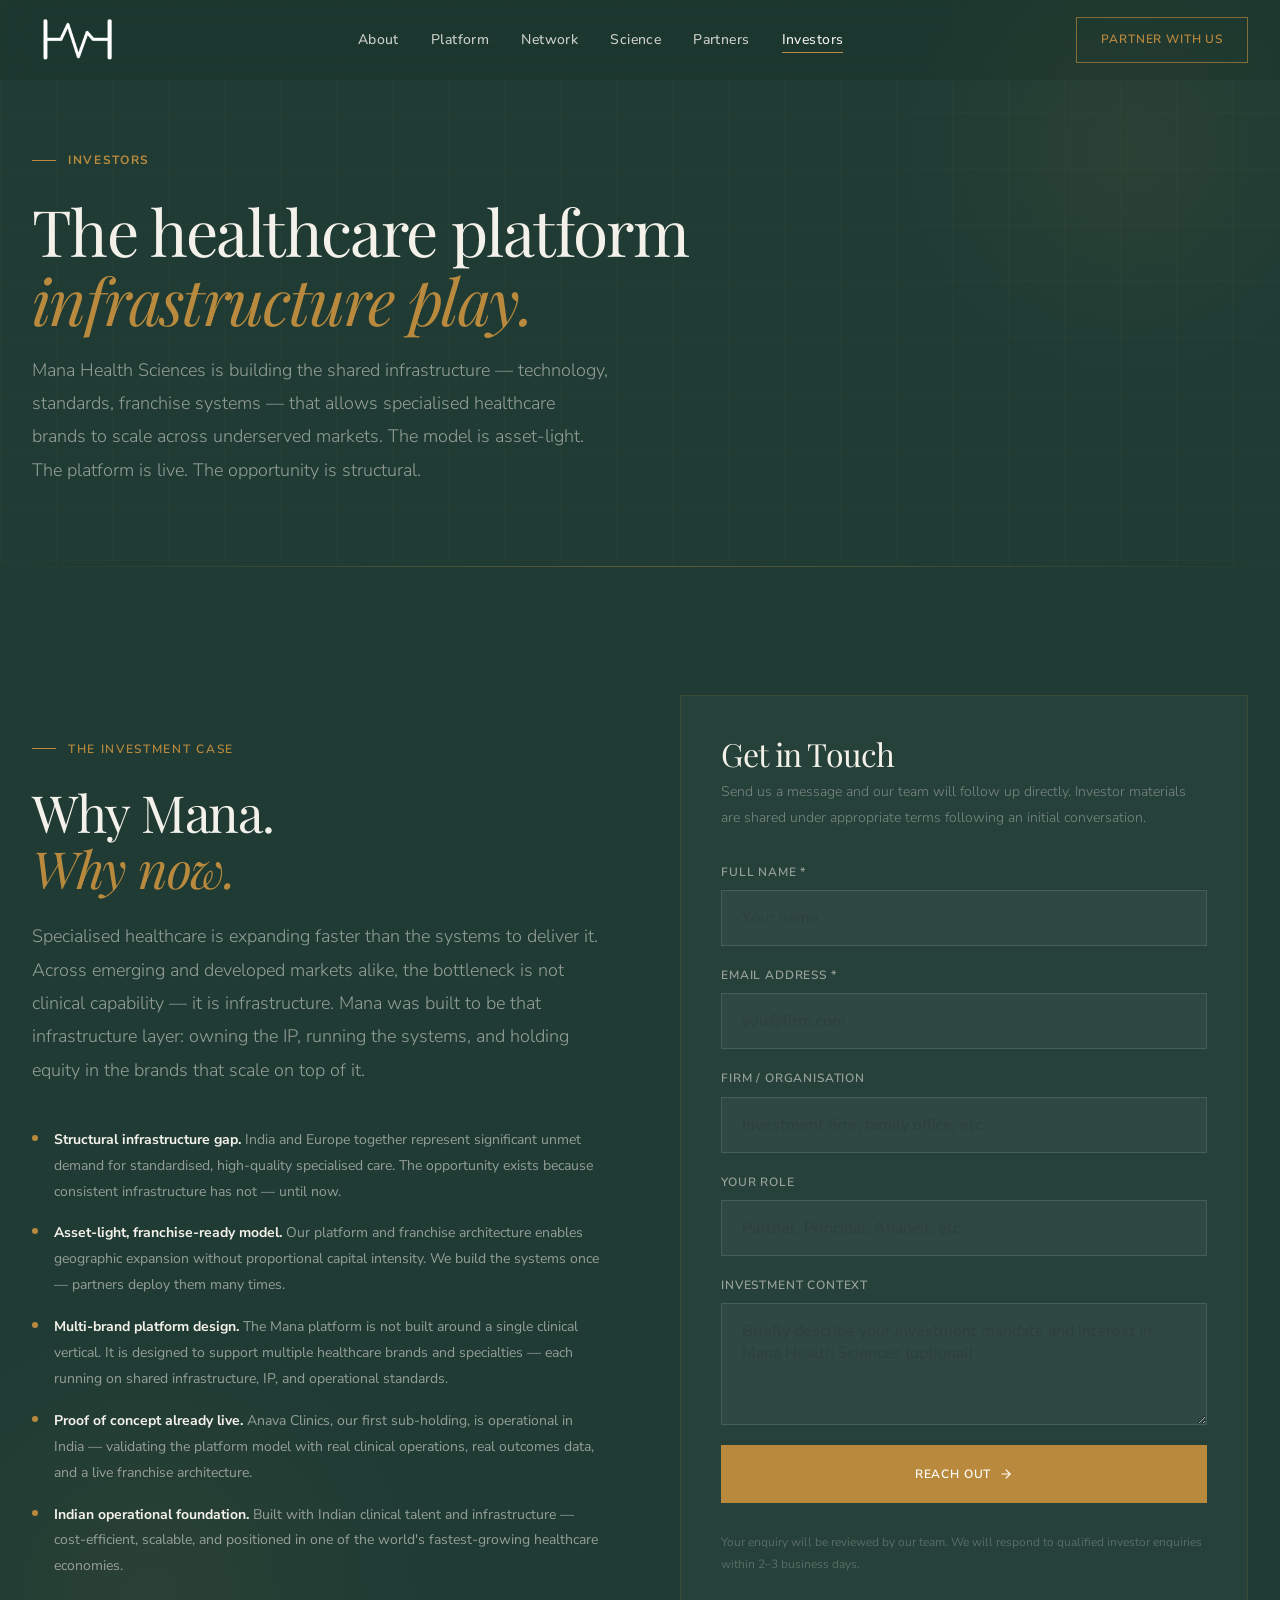
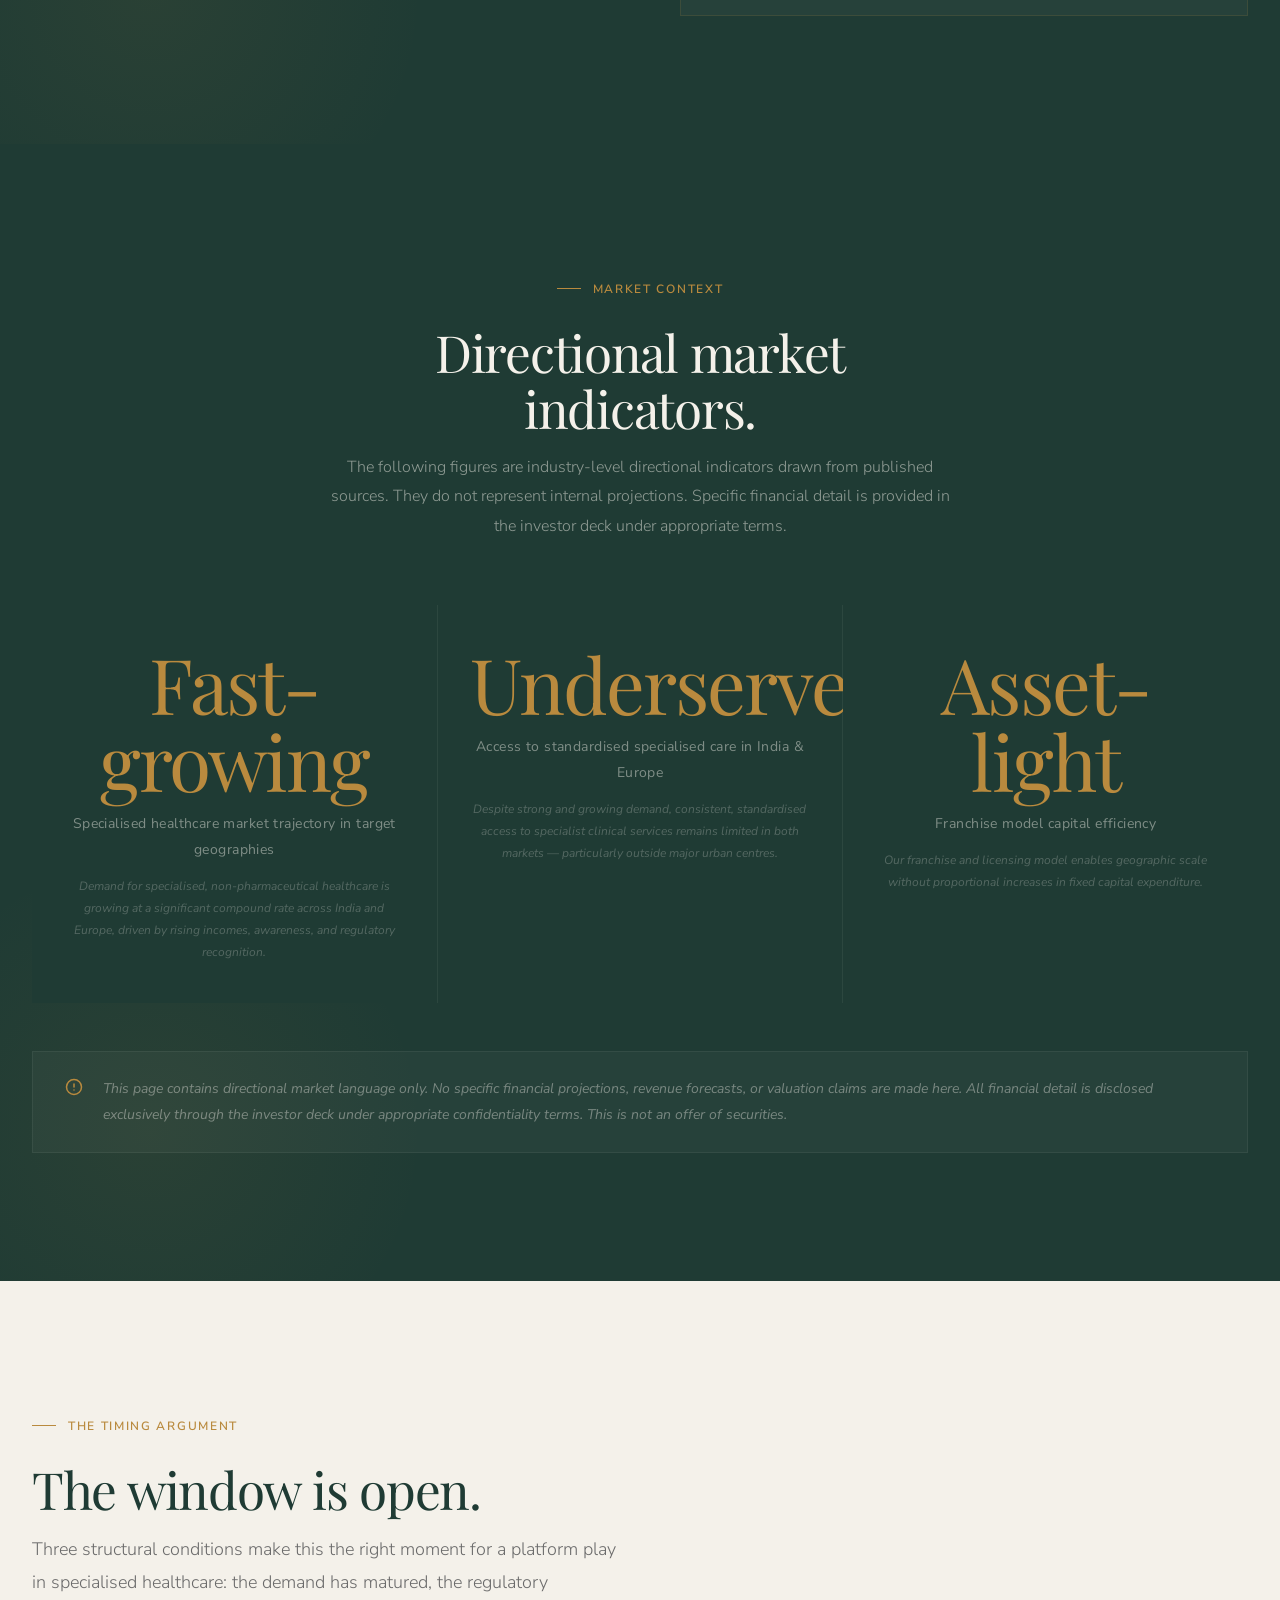
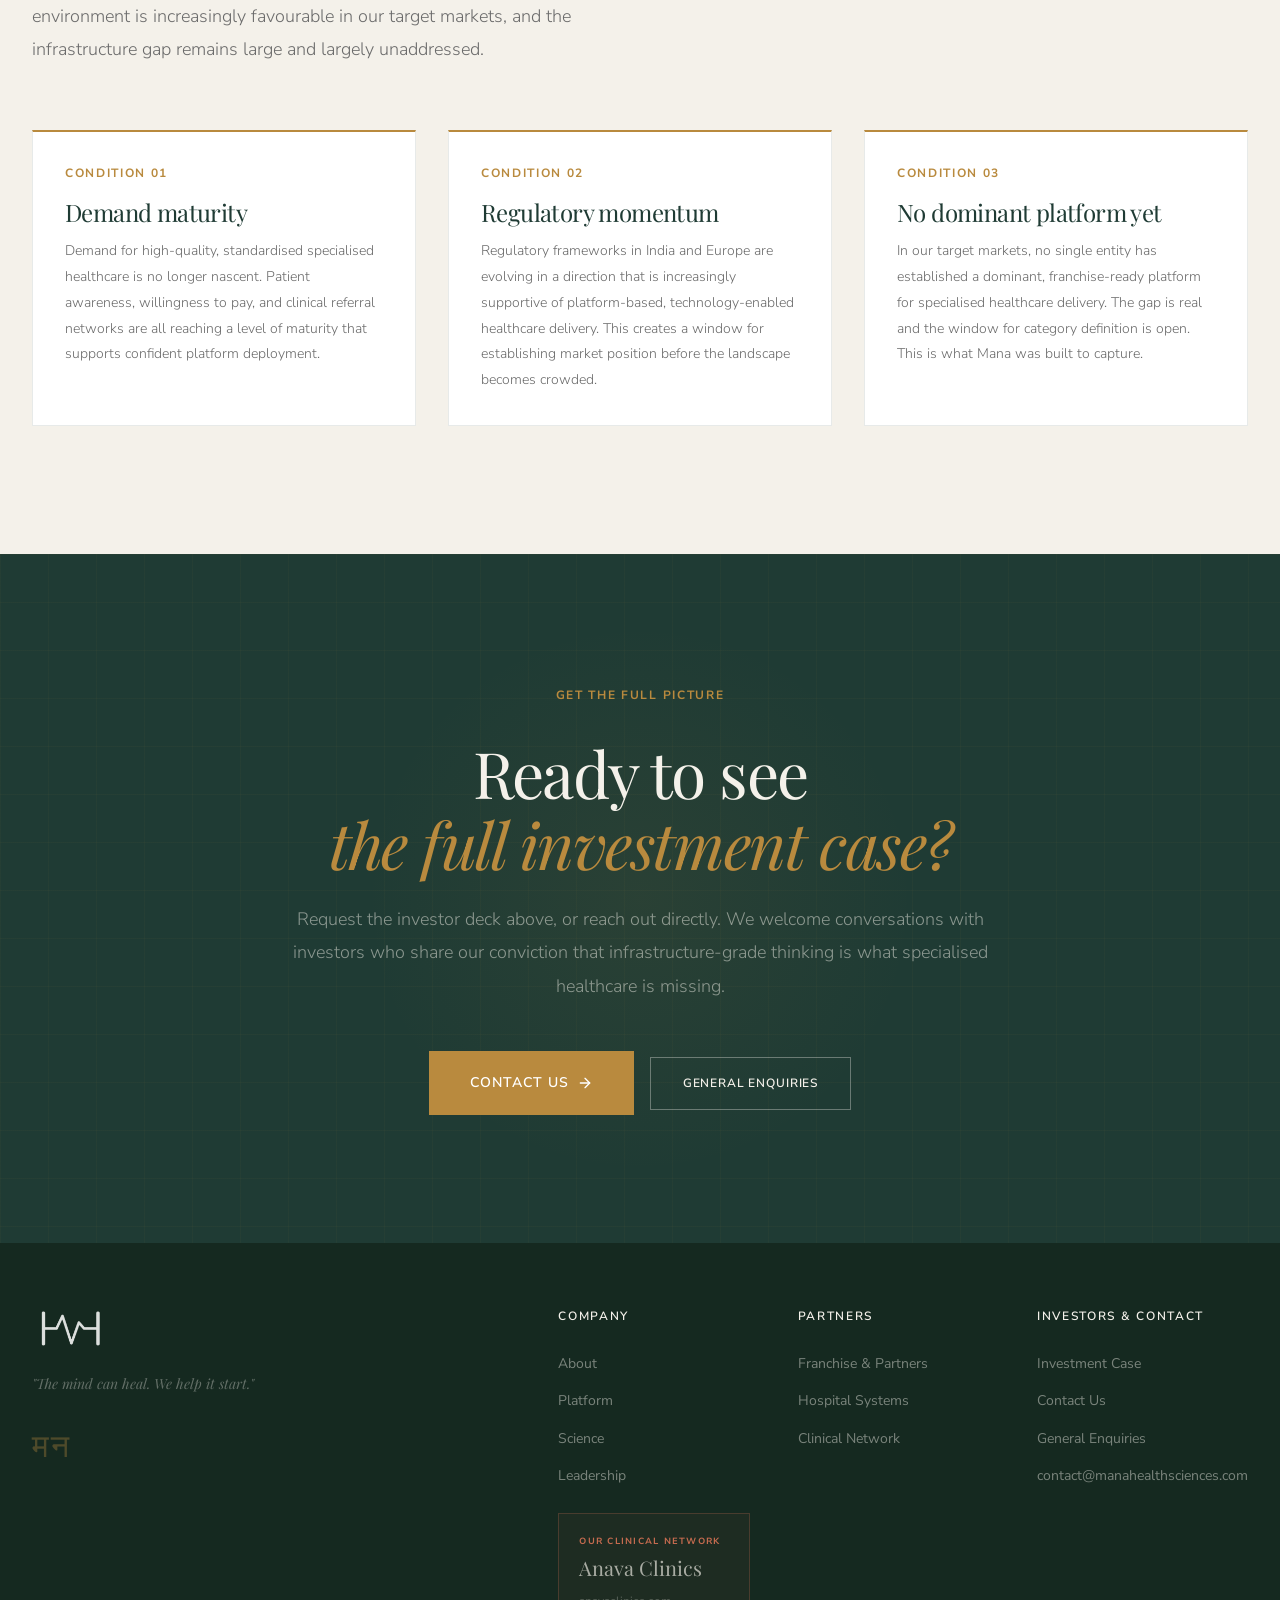
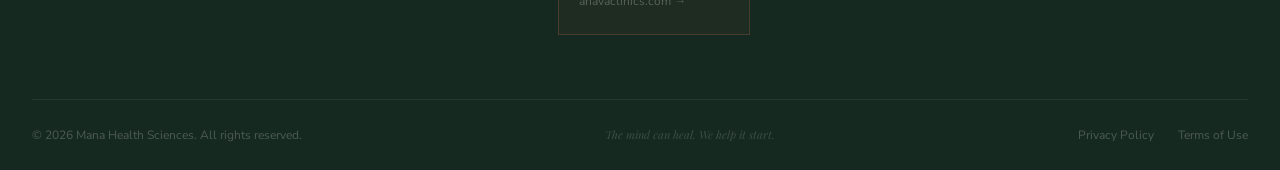
<file: investors.html>
<!DOCTYPE html>
<html lang="en">
<head>
  <meta charset="UTF-8">
  <meta name="viewport" content="width=device-width, initial-scale=1.0">
  <meta name="description" content="Investor information — Mana Health Sciences investment thesis, market opportunity, and investor deck request.">
  <meta name="theme-color" content="#1F3B34">
  <title>Investors — Mana Health Sciences</title>
  <link rel="preconnect" href="https://fonts.googleapis.com">
  <link rel="preconnect" href="https://fonts.gstatic.com" crossorigin>
  <link rel="stylesheet" href="css/styles.css">
  <link rel="stylesheet" href="css/components.css">
  <link rel="stylesheet" href="css/responsive.css">
  <link rel="icon" type="image/png" href="assets/images/logo.png">
</head>
<body>

  <a class="skip-link" href="#main">Skip to main content</a>

  <nav class="nav" role="navigation" aria-label="Main navigation">
    <div class="container nav__inner">
      <a href="index.html" class="nav__logo" aria-label="Mana Health Sciences — Home">
        <img src="assets/images/logo.png" alt="Mana Health Sciences" onerror="this.style.display='none'; this.nextElementSibling.style.display='block'">
        <span class="nav__logo-text" style="display:none;">Mana</span>
      </a>
      <ul class="nav__links" role="list">
        <li><a href="about.html" class="nav__link">About</a></li>
        <li><a href="platform.html" class="nav__link">Platform</a></li>
        <li><a href="network.html" class="nav__link">Network</a></li>
        <li><a href="science.html" class="nav__link">Science</a></li>
        <li><a href="partners.html" class="nav__link">Partners</a></li>
        <li><a href="investors.html" class="nav__link nav__link--active">Investors</a></li>
      </ul>
      <a href="contact.html" class="nav__cta">Partner With Us</a>
      <button class="nav__toggle" aria-label="Open menu" aria-expanded="false" aria-controls="mobile-menu">
        <span class="nav__toggle-line"></span>
        <span class="nav__toggle-line"></span>
        <span class="nav__toggle-line"></span>
      </button>
    </div>
  </nav>

  <div class="nav__mobile-menu" id="mobile-menu" role="dialog" aria-label="Mobile navigation" aria-modal="true">
    <a href="about.html" class="nav__mobile-link">About</a>
    <a href="platform.html" class="nav__mobile-link">Platform</a>
    <a href="network.html" class="nav__mobile-link">Network</a>
    <a href="science.html" class="nav__mobile-link">Science</a>
    <a href="partners.html" class="nav__mobile-link">Partners</a>
    <a href="investors.html" class="nav__mobile-link">Investors</a>
    <a href="contact.html" class="btn btn--primary nav__mobile-cta">Partner With Us</a>
  </div>

  <main id="main">

    <section class="page-hero" aria-labelledby="investors-hero-title">
      <div class="page-hero__glow" aria-hidden="true"></div>
      <div class="container">
        <p class="page-hero__eyebrow">Investors</p>
        <h1 class="page-hero__title" id="investors-hero-title">
          The healthcare platform<br>
          <em>infrastructure play.</em>
        </h1>
        <p class="page-hero__subtitle">
          Mana Health Sciences is building the shared infrastructure — technology, standards, franchise systems — that allows specialised healthcare brands to scale across underserved markets. The model is asset-light. The platform is live. The opportunity is structural.
        </p>
      </div>
    </section>

    <!-- ====================================================================
         INVESTMENT THESIS + DECK REQUEST
    ===================================================================== -->
    <section class="investor-thesis section section--lg" id="deck" aria-labelledby="thesis-title">
      <div class="investor-thesis__glow" aria-hidden="true"></div>
      <div class="container">
        <div class="investor-thesis__inner">

          <div class="investor-thesis__content reveal">
            <p class="section-label">The investment case</p>
            <h2 class="investor-thesis__title" id="thesis-title">
              Why Mana.<br>
              <em>Why now.</em>
            </h2>
            <p class="investor-thesis__body">
              Specialised healthcare is expanding faster than the systems to deliver it. Across emerging and developed markets alike, the bottleneck is not clinical capability — it is infrastructure. Mana was built to be that infrastructure layer: owning the IP, running the systems, and holding equity in the brands that scale on top of it.
            </p>
            <div class="investor-thesis__points">
              <div class="investor-thesis__point">
                <div class="investor-thesis__point-icon" aria-hidden="true"></div>
                <span><strong style="color: var(--bone);">Structural infrastructure gap.</strong> India and Europe together represent significant unmet demand for standardised, high-quality specialised care. The opportunity exists because consistent infrastructure has not — until now.</span>
              </div>
              <div class="investor-thesis__point">
                <div class="investor-thesis__point-icon" aria-hidden="true"></div>
                <span><strong style="color: var(--bone);">Asset-light, franchise-ready model.</strong> Our platform and franchise architecture enables geographic expansion without proportional capital intensity. We build the systems once — partners deploy them many times.</span>
              </div>
              <div class="investor-thesis__point">
                <div class="investor-thesis__point-icon" aria-hidden="true"></div>
                <span><strong style="color: var(--bone);">Multi-brand platform design.</strong> The Mana platform is not built around a single clinical vertical. It is designed to support multiple healthcare brands and specialties — each running on shared infrastructure, IP, and operational standards.</span>
              </div>
              <div class="investor-thesis__point">
                <div class="investor-thesis__point-icon" aria-hidden="true"></div>
                <span><strong style="color: var(--bone);">Proof of concept already live.</strong> Anava Clinics, our first sub-holding, is operational in India — validating the platform model with real clinical operations, real outcomes data, and a live franchise architecture.</span>
              </div>
              <div class="investor-thesis__point">
                <div class="investor-thesis__point-icon" aria-hidden="true"></div>
                <span><strong style="color: var(--bone);">Indian operational foundation.</strong> Built with Indian clinical talent and infrastructure — cost-efficient, scalable, and positioned in one of the world's fastest-growing healthcare economies.</span>
              </div>
            </div>
          </div>

          <div class="investor-deck-form reveal reveal-delay-2" id="request-deck">
            <h3 class="investor-deck-form__title">Get in Touch</h3>
            <p class="investor-deck-form__subtitle">
              Send us a message and our team will follow up directly. Investor materials are shared under appropriate terms following an initial conversation.
            </p>
            <form class="form-stack deck-form" aria-label="Investor deck request form" novalidate>
              <div class="form-group">
                <label class="form-label form-label--light" for="inv-name">Full Name *</label>
                <input class="form-input form-input--dark" type="text" id="inv-name" name="name" required placeholder="Your name" autocomplete="name">
              </div>
              <div class="form-group">
                <label class="form-label form-label--light" for="inv-email">Email Address *</label>
                <input class="form-input form-input--dark" type="email" id="inv-email" name="email" required placeholder="you@firm.com" autocomplete="email">
              </div>
              <div class="form-group">
                <label class="form-label form-label--light" for="inv-firm">Firm / Organisation</label>
                <input class="form-input form-input--dark" type="text" id="inv-firm" name="firm" placeholder="Investment firm, family office, etc.">
              </div>
              <div class="form-group">
                <label class="form-label form-label--light" for="inv-role">Your Role</label>
                <input class="form-input form-input--dark" type="text" id="inv-role" name="role" placeholder="Partner, Principal, Analyst, etc.">
              </div>
              <div class="form-group">
                <label class="form-label form-label--light" for="inv-context">Investment Context</label>
                <textarea class="form-input form-input--dark form-textarea--dark" id="inv-context" name="context" rows="4" placeholder="Briefly describe your investment mandate and interest in Mana Health Sciences (optional)"></textarea>
              </div>
              <button type="submit" class="btn btn--primary" style="width: 100%; justify-content: center; padding: var(--space-5) var(--space-8);">
                Reach Out
                <svg width="14" height="14" viewBox="0 0 24 24" fill="none" stroke="currentColor" stroke-width="2" stroke-linecap="round" stroke-linejoin="round" aria-hidden="true"><line x1="5" y1="12" x2="19" y2="12"/><polyline points="12 5 19 12 12 19"/></svg>
              </button>
              <p class="form-note form-note--light">Your enquiry will be reviewed by our team. We will respond to qualified investor enquiries within 2–3 business days.</p>
            </form>
          </div>

        </div>
      </div>
    </section>

    <!-- ====================================================================
         KEY MARKET INDICATORS
    ===================================================================== -->
    <section class="section section--lg" style="background-color: var(--deep-pine); position: relative; overflow: hidden;" aria-labelledby="market-title">
      <div style="position: absolute; bottom: -150px; left: -150px; width: 600px; height: 600px; border-radius: 50%; background: radial-gradient(circle, rgba(185,138,62,0.07) 0%, transparent 65%); pointer-events: none;" aria-hidden="true"></div>
      <div class="container" style="position: relative; z-index: 1;">

        <div style="text-align: center; max-width: 640px; margin: 0 auto var(--space-16);" class="reveal">
          <p class="section-label" style="justify-content: center;">Market context</p>
          <h2 style="font-size: clamp(var(--text-3xl), 4vw, var(--text-5xl)); font-weight: 300; color: var(--bone); margin-bottom: var(--space-4);" id="market-title">
            Directional market indicators.
          </h2>
          <p style="color: rgba(244,241,234,0.52); font-weight: 300; line-height: var(--leading-relaxed);">
            The following figures are industry-level directional indicators drawn from published sources. They do not represent internal projections. Specific financial detail is provided in the investor deck under appropriate terms.
          </p>
        </div>

        <div class="stats-grid">
          <div class="stat-block reveal">
            <div class="stat-block__number">
              <span>Fast-growing</span>
            </div>
            <p class="stat-block__label">Specialised healthcare market trajectory in target geographies</p>
            <p class="stat-block__note">Demand for specialised, non-pharmaceutical healthcare is growing at a significant compound rate across India and Europe, driven by rising incomes, awareness, and regulatory recognition.</p>
          </div>
          <div class="stat-block reveal reveal-delay-1">
            <div class="stat-block__number">
              <span>Underserved</span>
            </div>
            <p class="stat-block__label">Access to standardised specialised care in India &amp; Europe</p>
            <p class="stat-block__note">Despite strong and growing demand, consistent, standardised access to specialist clinical services remains limited in both markets — particularly outside major urban centres.</p>
          </div>
          <div class="stat-block reveal reveal-delay-2">
            <div class="stat-block__number">
              <span>Asset-light</span>
            </div>
            <p class="stat-block__label">Franchise model capital efficiency</p>
            <p class="stat-block__note">Our franchise and licensing model enables geographic scale without proportional increases in fixed capital expenditure.</p>
          </div>
        </div>

        <div class="disclaimer-block reveal">
          <svg width="18" height="18" viewBox="0 0 24 24" fill="none" stroke="currentColor" stroke-width="2" stroke-linecap="round" stroke-linejoin="round" aria-hidden="true"><circle cx="12" cy="12" r="10"/><line x1="12" y1="8" x2="12" y2="12"/><line x1="12" y1="16" x2="12.01" y2="16"/></svg>
          <p>This page contains directional market language only. No specific financial projections, revenue forecasts, or valuation claims are made here. All financial detail is disclosed exclusively through the investor deck under appropriate confidentiality terms. This is not an offer of securities.</p>
        </div>

      </div>
    </section>

    <!-- ====================================================================
         WHY NOW — INVESTOR VERSION
    ===================================================================== -->
    <section class="section section--lg" style="background-color: var(--bone);" aria-labelledby="investor-why-title">
      <div class="container">

        <div style="max-width: 600px; margin-bottom: var(--space-16);" class="reveal">
          <p class="section-label">The timing argument</p>
          <h2 style="font-size: clamp(var(--text-3xl), 4vw, var(--text-5xl)); margin-bottom: var(--space-4);" id="investor-why-title">
            The window is open.
          </h2>
          <p style="color: var(--color-text-muted); font-weight: 300; line-height: var(--leading-relaxed); font-size: var(--text-md);">
            Three structural conditions make this the right moment for a platform play in specialised healthcare: the demand has matured, the regulatory environment is increasingly favourable in our target markets, and the infrastructure gap remains large and largely unaddressed.
          </p>
        </div>

        <div class="grid-3">

          <div class="reveal" style="background-color: var(--white); border: 1px solid var(--color-border); padding: var(--space-8); border-top: 2px solid var(--brass);">
            <span style="font-size: var(--text-xs); font-weight: 700; letter-spacing: var(--tracking-widest); text-transform: uppercase; color: var(--brass); display: block; margin-bottom: var(--space-4);">Condition 01</span>
            <h3 style="font-family: var(--font-display); font-size: var(--text-xl); color: var(--deep-pine); margin-bottom: var(--space-3);">Demand maturity</h3>
            <p style="font-size: var(--text-sm); color: var(--color-text-muted); line-height: var(--leading-relaxed); font-weight: 300;">Demand for high-quality, standardised specialised healthcare is no longer nascent. Patient awareness, willingness to pay, and clinical referral networks are all reaching a level of maturity that supports confident platform deployment.</p>
          </div>

          <div class="reveal reveal-delay-1" style="background-color: var(--white); border: 1px solid var(--color-border); padding: var(--space-8); border-top: 2px solid var(--brass);">
            <span style="font-size: var(--text-xs); font-weight: 700; letter-spacing: var(--tracking-widest); text-transform: uppercase; color: var(--brass); display: block; margin-bottom: var(--space-4);">Condition 02</span>
            <h3 style="font-family: var(--font-display); font-size: var(--text-xl); color: var(--deep-pine); margin-bottom: var(--space-3);">Regulatory momentum</h3>
            <p style="font-size: var(--text-sm); color: var(--color-text-muted); line-height: var(--leading-relaxed); font-weight: 300;">Regulatory frameworks in India and Europe are evolving in a direction that is increasingly supportive of platform-based, technology-enabled healthcare delivery. This creates a window for establishing market position before the landscape becomes crowded.</p>
          </div>

          <div class="reveal reveal-delay-2" style="background-color: var(--white); border: 1px solid var(--color-border); padding: var(--space-8); border-top: 2px solid var(--brass);">
            <span style="font-size: var(--text-xs); font-weight: 700; letter-spacing: var(--tracking-widest); text-transform: uppercase; color: var(--brass); display: block; margin-bottom: var(--space-4);">Condition 03</span>
            <h3 style="font-family: var(--font-display); font-size: var(--text-xl); color: var(--deep-pine); margin-bottom: var(--space-3);">No dominant platform yet</h3>
            <p style="font-size: var(--text-sm); color: var(--color-text-muted); line-height: var(--leading-relaxed); font-weight: 300;">In our target markets, no single entity has established a dominant, franchise-ready platform for specialised healthcare delivery. The gap is real and the window for category definition is open. This is what Mana was built to capture.</p>
          </div>

        </div>

      </div>
    </section>

    <!-- Final CTA -->
    <section class="final-cta section section--lg" aria-labelledby="investors-cta-title">
      <div class="final-cta__pattern" aria-hidden="true"></div>
      <div class="final-cta__glow" aria-hidden="true"></div>
      <div class="container">
        <div class="final-cta__inner">
          <p class="final-cta__eyebrow reveal">Get the full picture</p>
          <h2 class="final-cta__title reveal reveal-delay-1" id="investors-cta-title">
            Ready to see<br>
            <em>the full investment case?</em>
          </h2>
          <p class="final-cta__body reveal reveal-delay-2">
            Request the investor deck above, or reach out directly. We welcome conversations with investors who share our conviction that infrastructure-grade thinking is what specialised healthcare is missing.
          </p>
          <div class="final-cta__actions reveal reveal-delay-3">
            <a href="#request-deck" class="btn btn--primary btn--lg">
              Contact Us
              <svg width="16" height="16" viewBox="0 0 24 24" fill="none" stroke="currentColor" stroke-width="2" stroke-linecap="round" stroke-linejoin="round" aria-hidden="true"><line x1="5" y1="12" x2="19" y2="12"/><polyline points="12 5 19 12 12 19"/></svg>
            </a>
            <a href="contact.html" class="btn btn--outline">General Enquiries</a>
          </div>
        </div>
      </div>
    </section>

  </main>

  <footer class="footer" role="contentinfo">
    <div class="container">
      <div class="footer__main">
        <div class="footer__brand">
          <div class="footer__logo">
            <img src="assets/images/logo.png" alt="Mana Health Sciences" onerror="this.style.display='none'; this.nextElementSibling.style.display='block'">
            <span class="footer__logo-text" style="display:none;">Mana</span>
          </div>
          <p class="footer__tagline">"The mind can heal. We help it start."</p>
          <span class="footer__sanskrit" title="Mana — mind, consciousness (Sanskrit)">मन</span>
        </div>
        <nav aria-label="Company navigation">
          <span class="footer__col-title">Company</span>
          <ul class="footer__links" role="list">
            <li><a href="about.html" class="footer__link">About</a></li>
            <li><a href="platform.html" class="footer__link">Platform</a></li>
            <li><a href="science.html" class="footer__link">Science</a></li>
            <li><a href="about.html#leadership" class="footer__link">Leadership</a></li>
          </ul>
          <a href="network.html" class="footer__anava-card" style="display:block; margin-top: var(--space-6);">
            <span class="footer__anava-label">Our clinical network</span>
            <span class="footer__anava-name">Anava Clinics</span>
            <span class="footer__anava-desc">anavaclinics.com →</span>
          </a>
        </nav>
        <nav aria-label="Partners navigation">
          <span class="footer__col-title">Partners</span>
          <ul class="footer__links" role="list">
            <li><a href="partners.html" class="footer__link">Franchise &amp; Partners</a></li>
            <li><a href="partners.html#hospitals" class="footer__link">Hospital Systems</a></li>
            <li><a href="network.html" class="footer__link">Clinical Network</a></li>
          </ul>
        </nav>
        <div>
          <span class="footer__col-title">Investors &amp; Contact</span>
          <ul class="footer__links" role="list">
            <li><a href="investors.html" class="footer__link">Investment Case</a></li>
            <li><a href="contact.html" class="footer__link">Contact Us</a></li>
            <li><a href="contact.html" class="footer__link">General Enquiries</a></li>
            <li><a href="mailto:contact@manahealthsciences.com" class="footer__link">contact@manahealthsciences.com</a></li>
          </ul>
        </div>
      </div>
      <div class="footer__bottom">
        <p class="footer__copyright">&copy; 2026 Mana Health Sciences. All rights reserved.</p>
        <p class="footer__motto">The mind can heal. We help it start.</p>
        <div class="footer__legal">
          <a href="privacy.html" class="footer__legal-link">Privacy Policy</a>
          <a href="terms.html" class="footer__legal-link">Terms of Use</a>
        </div>
      </div>
    </div>
  </footer>

  <div class="mobile-cta-bar" role="complementary">
    <a href="#request-deck" class="btn btn--primary">Contact Us</a>
    <a href="contact.html" class="btn btn--outline">Contact</a>
  </div>

  <script src="js/scripts.js"></script>
</body>
</html>
</file>
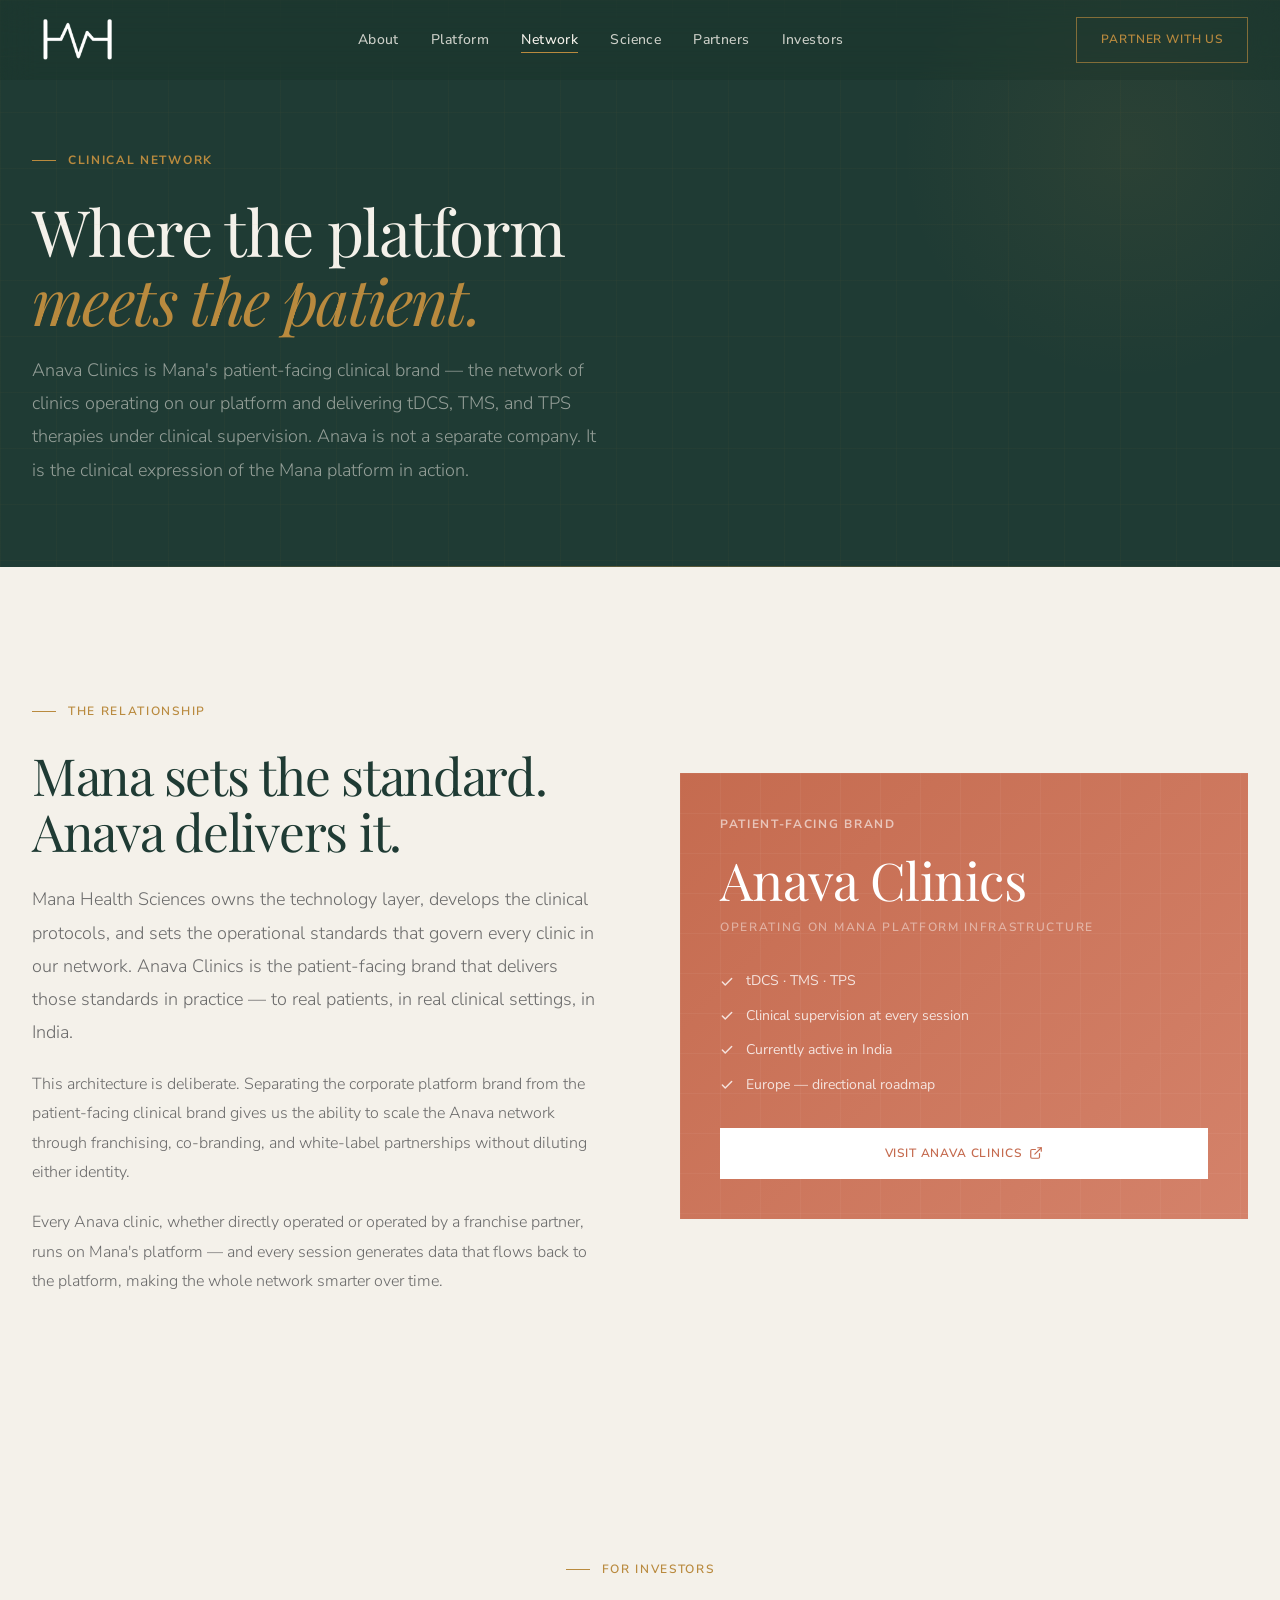
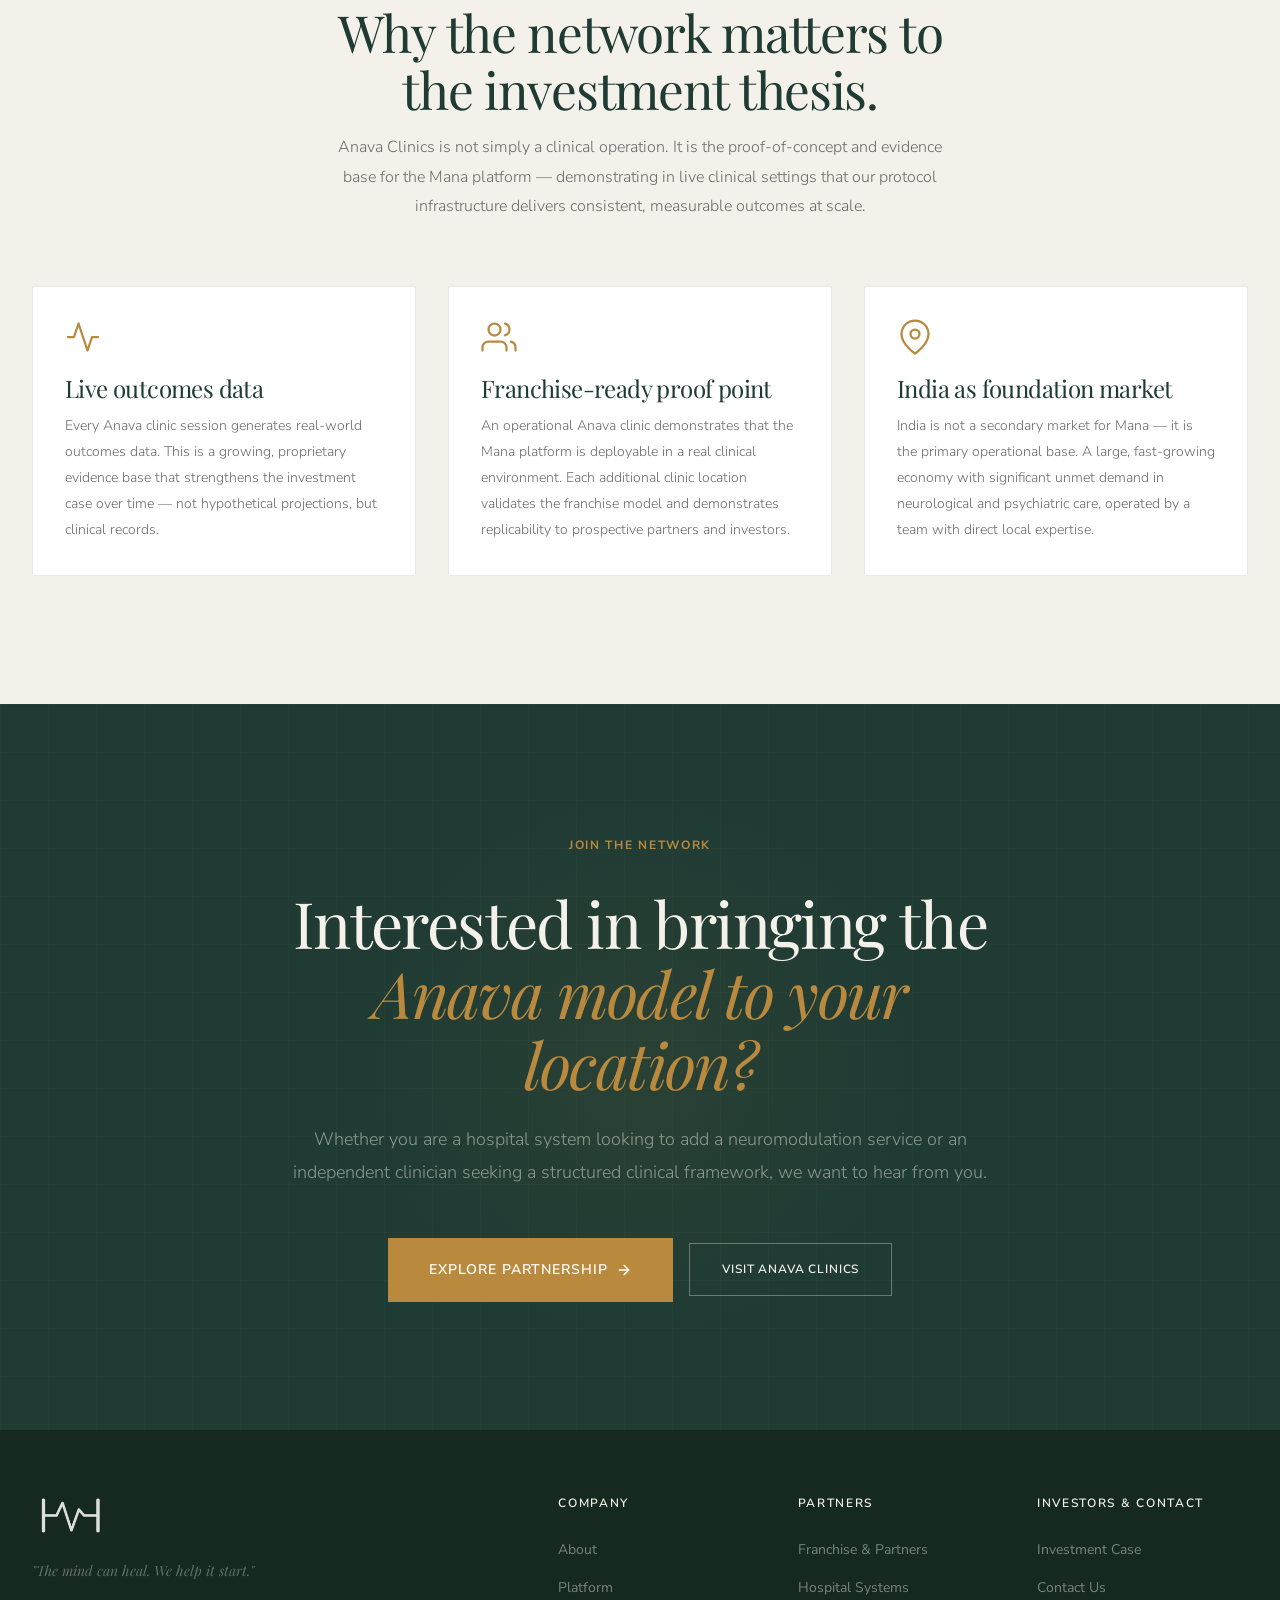
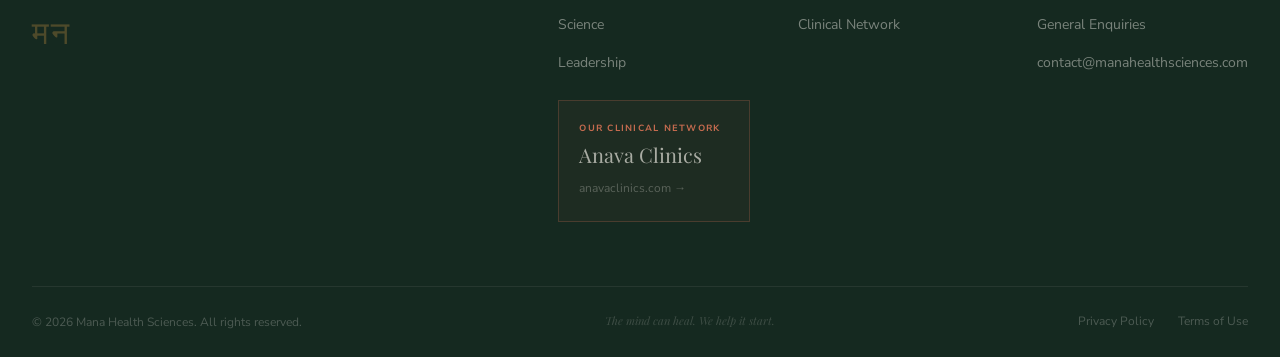
<file: network.html>
<!DOCTYPE html>
<html lang="en">
<head>
  <meta charset="UTF-8">
  <meta name="viewport" content="width=device-width, initial-scale=1.0">
  <meta name="description" content="Mana Health Sciences clinical network — Anava Clinics, our patient-facing brand delivering tDCS, TMS, and TPS therapies across India.">
  <meta name="theme-color" content="#1F3B34">
  <title>Clinical Network — Mana Health Sciences</title>
  <link rel="preconnect" href="https://fonts.googleapis.com">
  <link rel="preconnect" href="https://fonts.gstatic.com" crossorigin>
  <link rel="stylesheet" href="css/styles.css">
  <link rel="stylesheet" href="css/components.css">
  <link rel="stylesheet" href="css/responsive.css">
  <link rel="icon" type="image/png" href="assets/images/logo.png">
</head>
<body>

  <a class="skip-link" href="#main">Skip to main content</a>

  <nav class="nav" role="navigation" aria-label="Main navigation">
    <div class="container nav__inner">
      <a href="index.html" class="nav__logo" aria-label="Mana Health Sciences — Home">
        <img src="assets/images/logo.png" alt="Mana Health Sciences" onerror="this.style.display='none'; this.nextElementSibling.style.display='block'">
        <span class="nav__logo-text" style="display:none;">Mana</span>
      </a>
      <ul class="nav__links" role="list">
        <li><a href="about.html" class="nav__link">About</a></li>
        <li><a href="platform.html" class="nav__link">Platform</a></li>
        <li><a href="network.html" class="nav__link nav__link--active">Network</a></li>
        <li><a href="science.html" class="nav__link">Science</a></li>
        <li><a href="partners.html" class="nav__link">Partners</a></li>
        <li><a href="investors.html" class="nav__link">Investors</a></li>
      </ul>
      <a href="contact.html" class="nav__cta">Partner With Us</a>
      <button class="nav__toggle" aria-label="Open menu" aria-expanded="false" aria-controls="mobile-menu">
        <span class="nav__toggle-line"></span>
        <span class="nav__toggle-line"></span>
        <span class="nav__toggle-line"></span>
      </button>
    </div>
  </nav>

  <div class="nav__mobile-menu" id="mobile-menu" role="dialog" aria-label="Mobile navigation" aria-modal="true">
    <a href="about.html" class="nav__mobile-link">About</a>
    <a href="platform.html" class="nav__mobile-link">Platform</a>
    <a href="network.html" class="nav__mobile-link">Network</a>
    <a href="science.html" class="nav__mobile-link">Science</a>
    <a href="partners.html" class="nav__mobile-link">Partners</a>
    <a href="investors.html" class="nav__mobile-link">Investors</a>
    <a href="contact.html" class="btn btn--primary nav__mobile-cta">Partner With Us</a>
  </div>

  <main id="main">

    <section class="page-hero" aria-labelledby="network-hero-title">
      <div class="page-hero__glow" aria-hidden="true"></div>
      <div class="container">
        <p class="page-hero__eyebrow">Clinical Network</p>
        <h1 class="page-hero__title" id="network-hero-title">
          Where the platform<br>
          <em>meets the patient.</em>
        </h1>
        <p class="page-hero__subtitle">
          Anava Clinics is Mana's patient-facing clinical brand — the network of clinics operating on our platform and delivering tDCS, TMS, and TPS therapies under clinical supervision. Anava is not a separate company. It is the clinical expression of the Mana platform in action.
        </p>
      </div>
    </section>

    <!-- ====================================================================
         RELATIONSHIP EXPLAINER
    ===================================================================== -->
    <section class="section section--lg" aria-labelledby="relationship-title">
      <div class="container">

        <div class="grid-2" style="gap: var(--space-20); align-items: center;">

          <div class="reveal">
            <p class="section-label">The relationship</p>
            <h2 style="font-size: clamp(var(--text-3xl), 4vw, var(--text-5xl)); margin-bottom: var(--space-6); line-height: 1.1;" id="relationship-title">
              Mana sets the standard.<br>Anava delivers it.
            </h2>
            <p style="color: var(--color-text-muted); font-weight: 300; margin-bottom: var(--space-5); line-height: var(--leading-relaxed); font-size: var(--text-md);">
              Mana Health Sciences owns the technology layer, develops the clinical protocols, and sets the operational standards that govern every clinic in our network. Anava Clinics is the patient-facing brand that delivers those standards in practice — to real patients, in real clinical settings, in India.
            </p>
            <p style="color: var(--color-text-muted); font-weight: 300; margin-bottom: var(--space-5); line-height: var(--leading-relaxed);">
              This architecture is deliberate. Separating the corporate platform brand from the patient-facing clinical brand gives us the ability to scale the Anava network through franchising, co-branding, and white-label partnerships without diluting either identity.
            </p>
            <p style="color: var(--color-text-muted); font-weight: 300; line-height: var(--leading-relaxed);">
              Every Anava clinic, whether directly operated or operated by a franchise partner, runs on Mana's platform — and every session generates data that flows back to the platform, making the whole network smarter over time.
            </p>
          </div>

          <div class="reveal reveal-delay-1">
            <!-- Anava brand card — this section intentionally uses Clay accent color to connect back to sister brand -->
            <div style="background: linear-gradient(135deg, var(--clay) 0%, var(--clay-light) 100%); padding: var(--space-10); position: relative; overflow: hidden;">
              <div style="position: absolute; inset: 0; background-image: linear-gradient(rgba(255,255,255,0.04) 1px, transparent 1px), linear-gradient(90deg, rgba(255,255,255,0.04) 1px, transparent 1px); background-size: 40px 40px; pointer-events: none;" aria-hidden="true"></div>
              <div style="position: relative; z-index: 1;">
                <p style="font-size: var(--text-xs); font-weight: 700; letter-spacing: var(--tracking-widest); text-transform: uppercase; color: rgba(255,255,255,0.6); margin-bottom: var(--space-4);">Patient-facing brand</p>
                <h3 style="font-family: var(--font-display); font-size: var(--text-4xl); font-weight: 400; color: var(--white); margin-bottom: var(--space-2); letter-spacing: -0.01em;">Anava Clinics</h3>
                <p style="font-size: var(--text-xs); font-weight: 600; letter-spacing: var(--tracking-widest); text-transform: uppercase; color: rgba(255,255,255,0.45); margin-bottom: var(--space-8);">Operating on Mana platform infrastructure</p>
                <ul style="list-style: none; display: flex; flex-direction: column; gap: var(--space-3); margin-bottom: var(--space-8);">
                  <li style="display: flex; align-items: center; gap: var(--space-3); font-size: var(--text-sm); color: rgba(255,255,255,0.8);">
                    <svg width="14" height="14" viewBox="0 0 24 24" fill="none" stroke="currentColor" stroke-width="2.5" stroke-linecap="round" stroke-linejoin="round" aria-hidden="true"><polyline points="20 6 9 17 4 12"/></svg>
                    tDCS · TMS · TPS
                  </li>
                  <li style="display: flex; align-items: center; gap: var(--space-3); font-size: var(--text-sm); color: rgba(255,255,255,0.8);">
                    <svg width="14" height="14" viewBox="0 0 24 24" fill="none" stroke="currentColor" stroke-width="2.5" stroke-linecap="round" stroke-linejoin="round" aria-hidden="true"><polyline points="20 6 9 17 4 12"/></svg>
                    Clinical supervision at every session
                  </li>
                  <li style="display: flex; align-items: center; gap: var(--space-3); font-size: var(--text-sm); color: rgba(255,255,255,0.8);">
                    <svg width="14" height="14" viewBox="0 0 24 24" fill="none" stroke="currentColor" stroke-width="2.5" stroke-linecap="round" stroke-linejoin="round" aria-hidden="true"><polyline points="20 6 9 17 4 12"/></svg>
                    Currently active in India
                  </li>
                  <li style="display: flex; align-items: center; gap: var(--space-3); font-size: var(--text-sm); color: rgba(255,255,255,0.8);">
                    <svg width="14" height="14" viewBox="0 0 24 24" fill="none" stroke="currentColor" stroke-width="2.5" stroke-linecap="round" stroke-linejoin="round" aria-hidden="true"><polyline points="20 6 9 17 4 12"/></svg>
                    Europe — directional roadmap
                  </li>
                </ul>
                <a href="https://anavaclinics.com" target="_blank" rel="noopener noreferrer" class="btn" style="background-color: var(--white); color: var(--clay); border-color: var(--white); width: 100%; justify-content: center;">
                  Visit Anava Clinics
                  <svg width="14" height="14" viewBox="0 0 24 24" fill="none" stroke="currentColor" stroke-width="2" stroke-linecap="round" stroke-linejoin="round" aria-hidden="true"><path d="M18 13v6a2 2 0 0 1-2 2H5a2 2 0 0 1-2-2V8a2 2 0 0 1 2-2h6"/><polyline points="15 3 21 3 21 9"/><line x1="10" y1="14" x2="21" y2="3"/></svg>
                </a>
              </div>
            </div>
          </div>

        </div>
      </div>
    </section>

    <!-- ====================================================================
         WHY THIS MATTERS FOR INVESTORS
    ===================================================================== -->
    <section class="section section--lg" style="background-color: var(--bone);" aria-labelledby="network-investor-title">
      <div class="container">

        <div style="text-align: center; max-width: 640px; margin: 0 auto var(--space-16);" class="reveal">
          <p class="section-label" style="justify-content: center;">For investors</p>
          <h2 style="font-size: clamp(var(--text-3xl), 4vw, var(--text-5xl)); margin-bottom: var(--space-4);" id="network-investor-title">
            Why the network matters to the investment thesis.
          </h2>
          <p style="color: var(--color-text-muted); font-weight: 300; line-height: var(--leading-relaxed);">
            Anava Clinics is not simply a clinical operation. It is the proof-of-concept and evidence base for the Mana platform — demonstrating in live clinical settings that our protocol infrastructure delivers consistent, measurable outcomes at scale.
          </p>
        </div>

        <div class="grid-3">

          <div class="reveal" style="background-color: var(--white); border: 1px solid var(--color-border); padding: var(--space-8);">
            <div style="color: var(--brass); margin-bottom: var(--space-5);">
              <svg width="36" height="36" viewBox="0 0 24 24" fill="none" stroke="currentColor" stroke-width="1.5" stroke-linecap="round" stroke-linejoin="round" aria-hidden="true"><polyline points="22 12 18 12 15 21 9 3 6 12 2 12"/></svg>
            </div>
            <h3 style="font-family: var(--font-display); font-size: var(--text-xl); color: var(--deep-pine); margin-bottom: var(--space-3);">Live outcomes data</h3>
            <p style="font-size: var(--text-sm); color: var(--color-text-muted); line-height: var(--leading-relaxed); font-weight: 300;">Every Anava clinic session generates real-world outcomes data. This is a growing, proprietary evidence base that strengthens the investment case over time — not hypothetical projections, but clinical records.</p>
          </div>

          <div class="reveal reveal-delay-1" style="background-color: var(--white); border: 1px solid var(--color-border); padding: var(--space-8);">
            <div style="color: var(--brass); margin-bottom: var(--space-5);">
              <svg width="36" height="36" viewBox="0 0 24 24" fill="none" stroke="currentColor" stroke-width="1.5" stroke-linecap="round" stroke-linejoin="round" aria-hidden="true"><path d="M17 21v-2a4 4 0 0 0-4-4H5a4 4 0 0 0-4 4v2"/><circle cx="9" cy="7" r="4"/><path d="M23 21v-2a4 4 0 0 0-3-3.87"/><path d="M16 3.13a4 4 0 0 1 0 7.75"/></svg>
            </div>
            <h3 style="font-family: var(--font-display); font-size: var(--text-xl); color: var(--deep-pine); margin-bottom: var(--space-3);">Franchise-ready proof point</h3>
            <p style="font-size: var(--text-sm); color: var(--color-text-muted); line-height: var(--leading-relaxed); font-weight: 300;">An operational Anava clinic demonstrates that the Mana platform is deployable in a real clinical environment. Each additional clinic location validates the franchise model and demonstrates replicability to prospective partners and investors.</p>
          </div>

          <div class="reveal reveal-delay-2" style="background-color: var(--white); border: 1px solid var(--color-border); padding: var(--space-8);">
            <div style="color: var(--brass); margin-bottom: var(--space-5);">
              <svg width="36" height="36" viewBox="0 0 24 24" fill="none" stroke="currentColor" stroke-width="1.5" stroke-linecap="round" stroke-linejoin="round" aria-hidden="true"><path d="M21 10c0 7-9 13-9 13s-9-6-9-13a9 9 0 0 1 18 0z"/><circle cx="12" cy="10" r="3"/></svg>
            </div>
            <h3 style="font-family: var(--font-display); font-size: var(--text-xl); color: var(--deep-pine); margin-bottom: var(--space-3);">India as foundation market</h3>
            <p style="font-size: var(--text-sm); color: var(--color-text-muted); line-height: var(--leading-relaxed); font-weight: 300;">India is not a secondary market for Mana — it is the primary operational base. A large, fast-growing economy with significant unmet demand in neurological and psychiatric care, operated by a team with direct local expertise.</p>
          </div>

        </div>

      </div>
    </section>

    <!-- Final CTA -->
    <section class="final-cta section section--lg" aria-labelledby="network-cta-title">
      <div class="final-cta__pattern" aria-hidden="true"></div>
      <div class="final-cta__glow" aria-hidden="true"></div>
      <div class="container">
        <div class="final-cta__inner">
          <p class="final-cta__eyebrow reveal">Join the network</p>
          <h2 class="final-cta__title reveal reveal-delay-1" id="network-cta-title">
            Interested in bringing the<br>
            <em>Anava model to your location?</em>
          </h2>
          <p class="final-cta__body reveal reveal-delay-2">
            Whether you are a hospital system looking to add a neuromodulation service or an independent clinician seeking a structured clinical framework, we want to hear from you.
          </p>
          <div class="final-cta__actions reveal reveal-delay-3">
            <a href="partners.html" class="btn btn--primary btn--lg">
              Explore Partnership
              <svg width="16" height="16" viewBox="0 0 24 24" fill="none" stroke="currentColor" stroke-width="2" stroke-linecap="round" stroke-linejoin="round" aria-hidden="true"><line x1="5" y1="12" x2="19" y2="12"/><polyline points="12 5 19 12 12 19"/></svg>
            </a>
            <a href="https://anavaclinics.com" target="_blank" rel="noopener noreferrer" class="btn btn--outline">Visit Anava Clinics</a>
          </div>
        </div>
      </div>
    </section>

  </main>

  <footer class="footer" role="contentinfo">
    <div class="container">
      <div class="footer__main">
        <div class="footer__brand">
          <div class="footer__logo">
            <img src="assets/images/logo.png" alt="Mana Health Sciences" onerror="this.style.display='none'; this.nextElementSibling.style.display='block'">
            <span class="footer__logo-text" style="display:none;">Mana</span>
          </div>
          <p class="footer__tagline">"The mind can heal. We help it start."</p>
          <span class="footer__sanskrit" title="Mana — mind, consciousness (Sanskrit)">मन</span>
        </div>
        <nav aria-label="Company navigation">
          <span class="footer__col-title">Company</span>
          <ul class="footer__links" role="list">
            <li><a href="about.html" class="footer__link">About</a></li>
            <li><a href="platform.html" class="footer__link">Platform</a></li>
            <li><a href="science.html" class="footer__link">Science</a></li>
            <li><a href="about.html#leadership" class="footer__link">Leadership</a></li>
          </ul>
          <a href="network.html" class="footer__anava-card" style="display:block; margin-top: var(--space-6);">
            <span class="footer__anava-label">Our clinical network</span>
            <span class="footer__anava-name">Anava Clinics</span>
            <span class="footer__anava-desc">anavaclinics.com →</span>
          </a>
        </nav>
        <nav aria-label="Partners navigation">
          <span class="footer__col-title">Partners</span>
          <ul class="footer__links" role="list">
            <li><a href="partners.html" class="footer__link">Franchise &amp; Partners</a></li>
            <li><a href="partners.html#hospitals" class="footer__link">Hospital Systems</a></li>
            <li><a href="network.html" class="footer__link">Clinical Network</a></li>
          </ul>
        </nav>
        <div>
          <span class="footer__col-title">Investors &amp; Contact</span>
          <ul class="footer__links" role="list">
            <li><a href="investors.html" class="footer__link">Investment Case</a></li>
            <li><a href="contact.html" class="footer__link">Contact Us</a></li>
            <li><a href="contact.html" class="footer__link">General Enquiries</a></li>
            <li><a href="mailto:contact@manahealthsciences.com" class="footer__link">contact@manahealthsciences.com</a></li>
          </ul>
        </div>
      </div>
      <div class="footer__bottom">
        <p class="footer__copyright">&copy; 2026 Mana Health Sciences. All rights reserved.</p>
        <p class="footer__motto">The mind can heal. We help it start.</p>
        <div class="footer__legal">
          <a href="privacy.html" class="footer__legal-link">Privacy Policy</a>
          <a href="terms.html" class="footer__legal-link">Terms of Use</a>
        </div>
      </div>
    </div>
  </footer>

  <div class="mobile-cta-bar" role="complementary">
    <a href="partners.html" class="btn btn--primary">Partner With Us</a>
    <a href="contact.html" class="btn btn--outline">Contact</a>
  </div>

  <script src="js/scripts.js"></script>
</body>
</html>
</file>
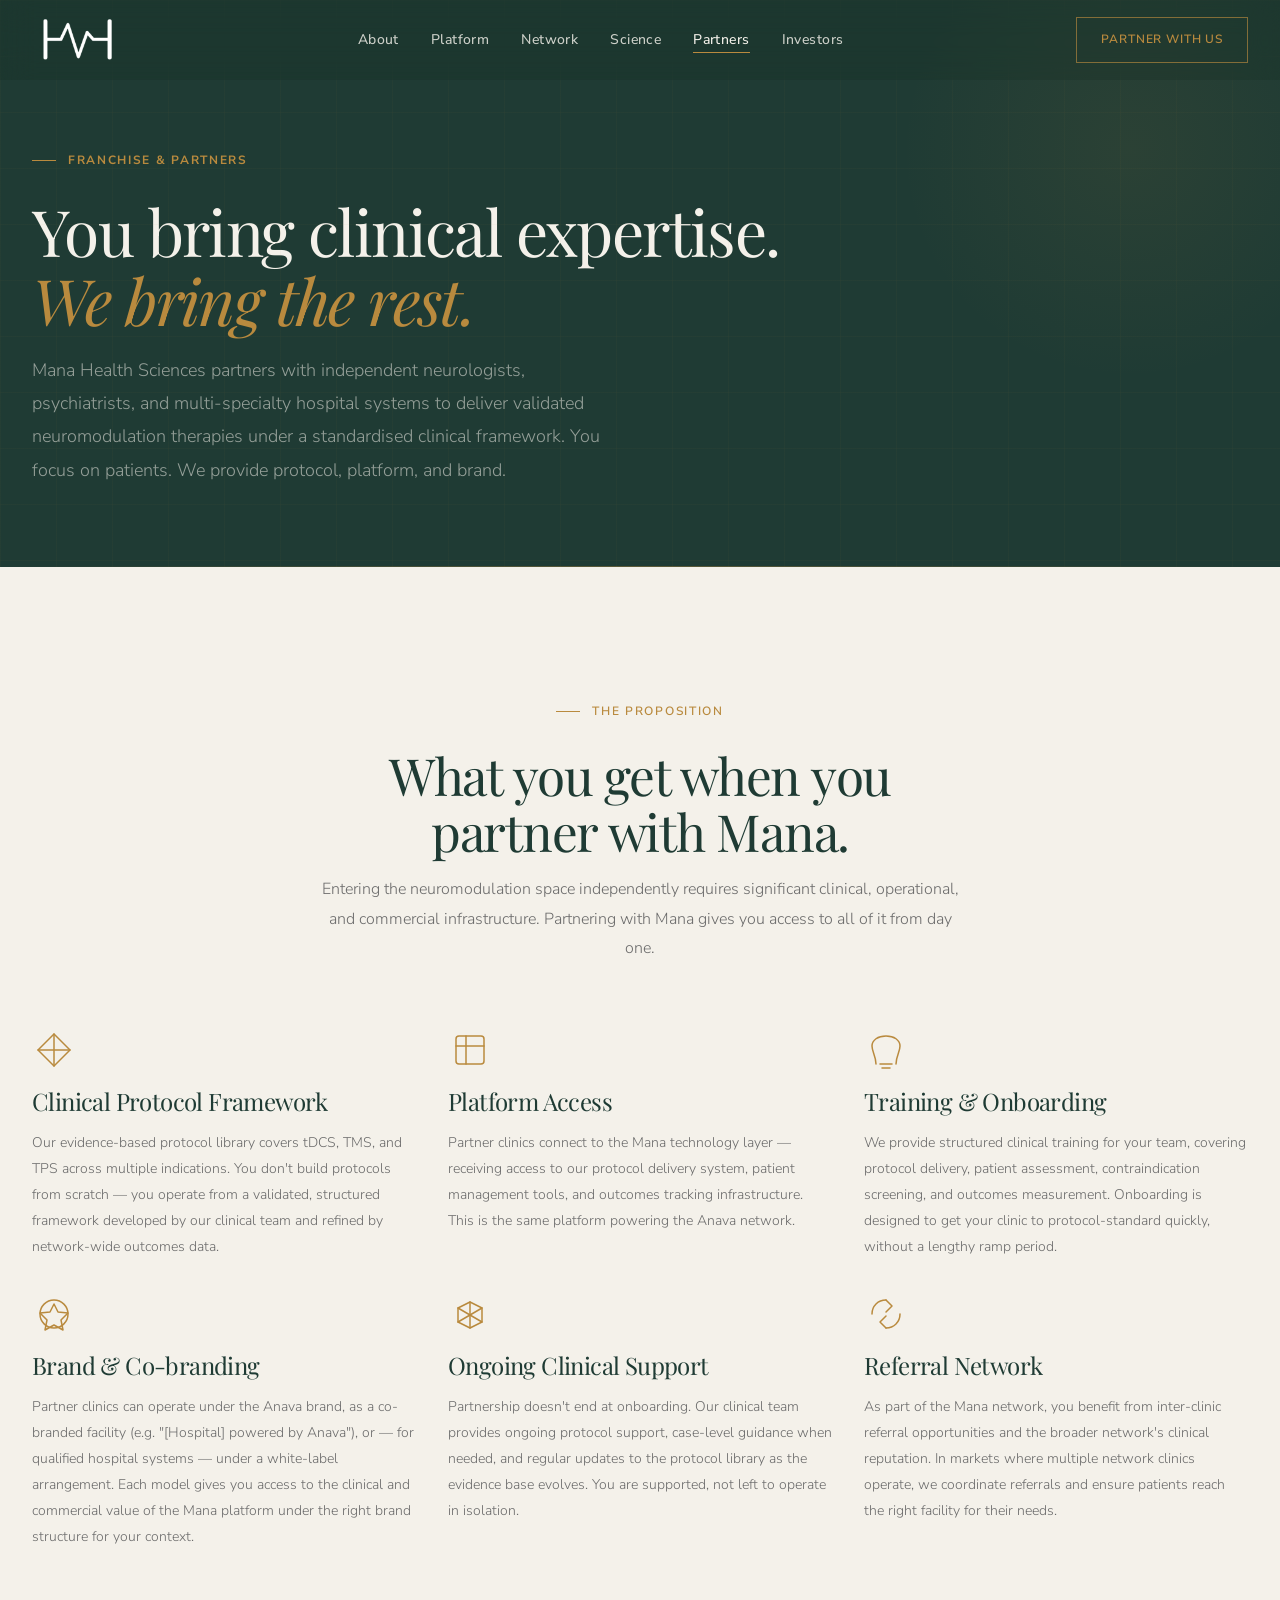
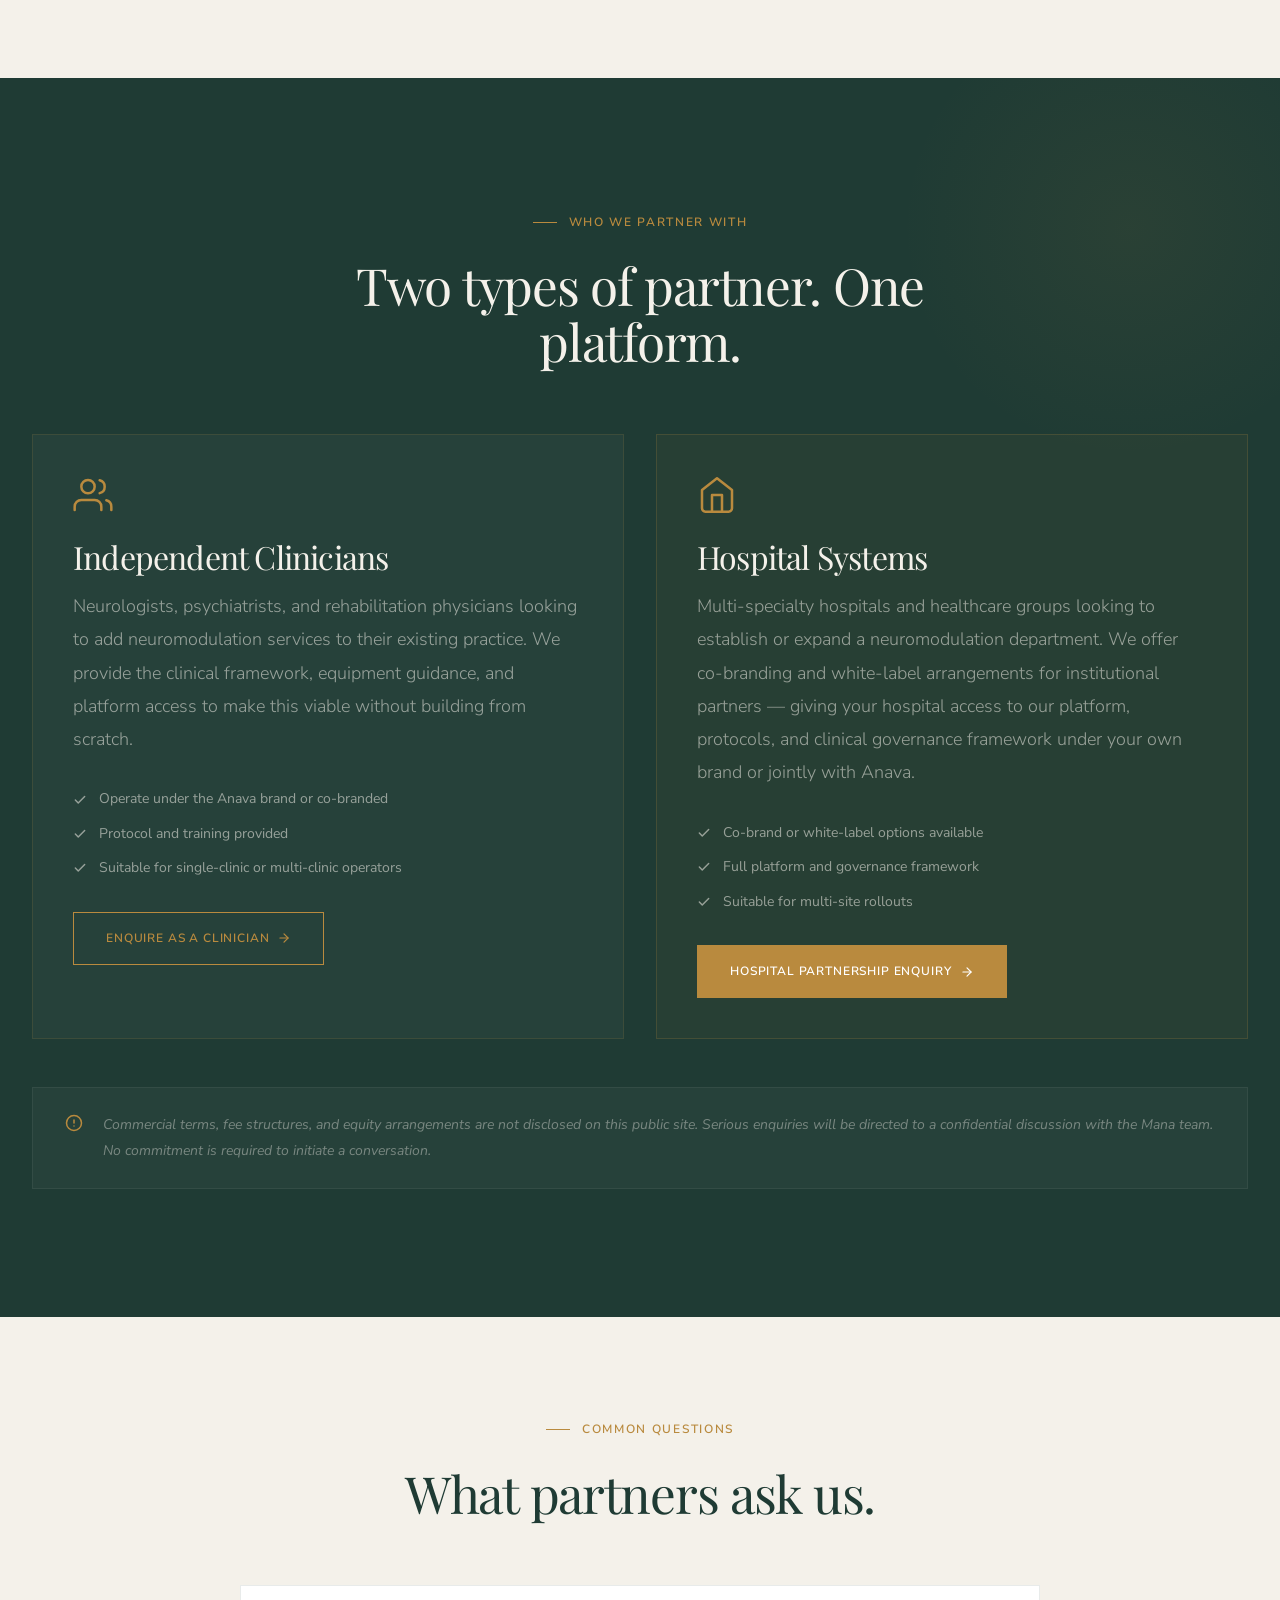
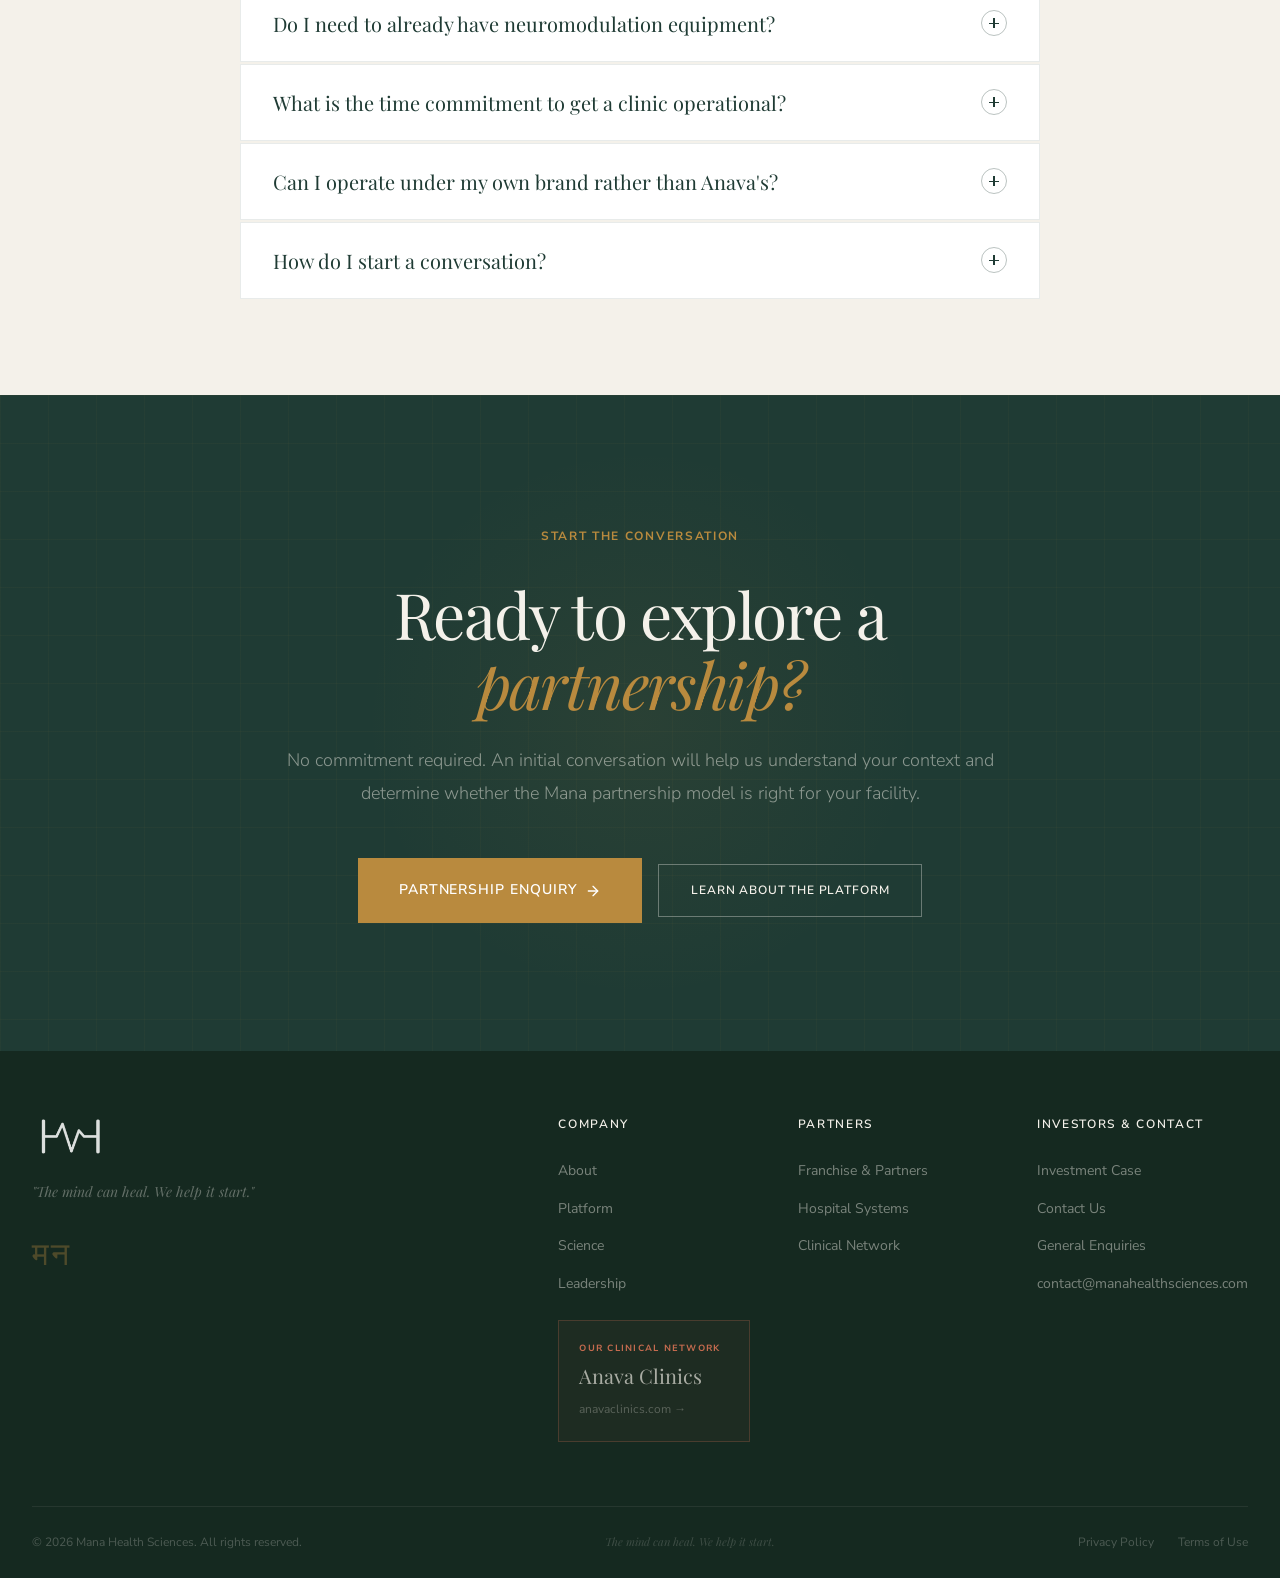
<file: partners.html>
<!DOCTYPE html>
<html lang="en">
<head>
  <meta charset="UTF-8">
  <meta name="viewport" content="width=device-width, initial-scale=1.0">
  <meta name="description" content="Partner with Mana Health Sciences — franchise opportunities for neurologists, psychiatrists, and hospital systems looking to deliver validated neuromodulation therapies.">
  <meta name="theme-color" content="#1F3B34">
  <title>Partners — Mana Health Sciences</title>
  <link rel="preconnect" href="https://fonts.googleapis.com">
  <link rel="preconnect" href="https://fonts.gstatic.com" crossorigin>
  <link rel="stylesheet" href="css/styles.css">
  <link rel="stylesheet" href="css/components.css">
  <link rel="stylesheet" href="css/responsive.css">
  <link rel="icon" type="image/png" href="assets/images/logo.png">
</head>
<body>

  <a class="skip-link" href="#main">Skip to main content</a>

  <nav class="nav" role="navigation" aria-label="Main navigation">
    <div class="container nav__inner">
      <a href="index.html" class="nav__logo" aria-label="Mana Health Sciences — Home">
        <img src="assets/images/logo.png" alt="Mana Health Sciences" onerror="this.style.display='none'; this.nextElementSibling.style.display='block'">
        <span class="nav__logo-text" style="display:none;">Mana</span>
      </a>
      <ul class="nav__links" role="list">
        <li><a href="about.html" class="nav__link">About</a></li>
        <li><a href="platform.html" class="nav__link">Platform</a></li>
        <li><a href="network.html" class="nav__link">Network</a></li>
        <li><a href="science.html" class="nav__link">Science</a></li>
        <li><a href="partners.html" class="nav__link nav__link--active">Partners</a></li>
        <li><a href="investors.html" class="nav__link">Investors</a></li>
      </ul>
      <a href="contact.html" class="nav__cta">Partner With Us</a>
      <button class="nav__toggle" aria-label="Open menu" aria-expanded="false" aria-controls="mobile-menu">
        <span class="nav__toggle-line"></span>
        <span class="nav__toggle-line"></span>
        <span class="nav__toggle-line"></span>
      </button>
    </div>
  </nav>

  <div class="nav__mobile-menu" id="mobile-menu" role="dialog" aria-label="Mobile navigation" aria-modal="true">
    <a href="about.html" class="nav__mobile-link">About</a>
    <a href="platform.html" class="nav__mobile-link">Platform</a>
    <a href="network.html" class="nav__mobile-link">Network</a>
    <a href="science.html" class="nav__mobile-link">Science</a>
    <a href="partners.html" class="nav__mobile-link">Partners</a>
    <a href="investors.html" class="nav__mobile-link">Investors</a>
    <a href="contact.html" class="btn btn--primary nav__mobile-cta">Partner With Us</a>
  </div>

  <main id="main">

    <section class="page-hero" aria-labelledby="partners-hero-title">
      <div class="page-hero__glow" aria-hidden="true"></div>
      <div class="container">
        <p class="page-hero__eyebrow">Franchise &amp; Partners</p>
        <h1 class="page-hero__title" id="partners-hero-title">
          You bring clinical expertise.<br>
          <em>We bring the rest.</em>
        </h1>
        <p class="page-hero__subtitle">
          Mana Health Sciences partners with independent neurologists, psychiatrists, and multi-specialty hospital systems to deliver validated neuromodulation therapies under a standardised clinical framework. You focus on patients. We provide protocol, platform, and brand.
        </p>
      </div>
    </section>

    <!-- ====================================================================
         THE PROPOSITION
    ===================================================================== -->
    <section class="section section--lg" aria-labelledby="proposition-title">
      <div class="container">

        <div style="text-align: center; max-width: 640px; margin: 0 auto var(--space-16);" class="reveal">
          <p class="section-label" style="justify-content: center;">The proposition</p>
          <h2 style="font-size: clamp(var(--text-3xl), 4vw, var(--text-5xl)); margin-bottom: var(--space-4);" id="proposition-title">
            What you get when you partner with Mana.
          </h2>
          <p style="color: var(--color-text-muted); font-weight: 300; line-height: var(--leading-relaxed);">
            Entering the neuromodulation space independently requires significant clinical, operational, and commercial infrastructure. Partnering with Mana gives you access to all of it from day one.
          </p>
        </div>

        <div class="feature-grid">

          <div class="feature-item reveal">
            <div class="feature-item__icon" aria-hidden="true">
              <svg viewBox="0 0 44 44" fill="none" stroke="currentColor" stroke-width="1.5" stroke-linecap="round" stroke-linejoin="round">
                <path d="M22 6 L38 22 L22 38 L6 22 Z"/><path d="M22 6 L22 38"/><path d="M6 22 L38 22"/>
              </svg>
            </div>
            <h3 class="feature-item__title">Clinical Protocol Framework</h3>
            <p class="feature-item__body">
              Our evidence-based protocol library covers tDCS, TMS, and TPS across multiple indications. You don't build protocols from scratch — you operate from a validated, structured framework developed by our clinical team and refined by network-wide outcomes data.
            </p>
          </div>

          <div class="feature-item reveal reveal-delay-1">
            <div class="feature-item__icon" aria-hidden="true">
              <svg viewBox="0 0 44 44" fill="none" stroke="currentColor" stroke-width="1.5" stroke-linecap="round" stroke-linejoin="round">
                <rect x="8" y="8" width="28" height="28" rx="3"/>
                <line x1="8" y1="18" x2="36" y2="18"/>
                <line x1="18" y1="8" x2="18" y2="36"/>
              </svg>
            </div>
            <h3 class="feature-item__title">Platform Access</h3>
            <p class="feature-item__body">
              Partner clinics connect to the Mana technology layer — receiving access to our protocol delivery system, patient management tools, and outcomes tracking infrastructure. This is the same platform powering the Anava network.
            </p>
          </div>

          <div class="feature-item reveal reveal-delay-2">
            <div class="feature-item__icon" aria-hidden="true">
              <svg viewBox="0 0 44 44" fill="none" stroke="currentColor" stroke-width="1.5" stroke-linecap="round" stroke-linejoin="round">
                <path d="M12 36 C12 28 8 24 8 18 C8 12 14 8 22 8 C30 8 36 12 36 18 C36 24 32 28 32 36"/>
                <line x1="16" y1="36" x2="28" y2="36"/>
                <line x1="18" y1="40" x2="26" y2="40"/>
              </svg>
            </div>
            <h3 class="feature-item__title">Training &amp; Onboarding</h3>
            <p class="feature-item__body">
              We provide structured clinical training for your team, covering protocol delivery, patient assessment, contraindication screening, and outcomes measurement. Onboarding is designed to get your clinic to protocol-standard quickly, without a lengthy ramp period.
            </p>
          </div>

          <div class="feature-item reveal reveal-delay-3">
            <div class="feature-item__icon" aria-hidden="true">
              <svg viewBox="0 0 44 44" fill="none" stroke="currentColor" stroke-width="1.5" stroke-linecap="round" stroke-linejoin="round">
                <circle cx="22" cy="22" r="14"/>
                <path d="M22 12 L26 20 L36 21 L29 28 L31 38 L22 33 L13 38 L15 28 L8 21 L18 20 Z"/>
              </svg>
            </div>
            <h3 class="feature-item__title">Brand &amp; Co-branding</h3>
            <p class="feature-item__body">
              Partner clinics can operate under the Anava brand, as a co-branded facility (e.g. "[Hospital] powered by Anava"), or — for qualified hospital systems — under a white-label arrangement. Each model gives you access to the clinical and commercial value of the Mana platform under the right brand structure for your context.
            </p>
          </div>

          <div class="feature-item reveal reveal-delay-4">
            <div class="feature-item__icon" aria-hidden="true">
              <svg viewBox="0 0 44 44" fill="none" stroke="currentColor" stroke-width="1.5" stroke-linecap="round" stroke-linejoin="round">
                <path d="M22 10 L34 16 L34 30 L22 36 L10 30 L10 16 Z"/>
                <path d="M22 10 L22 36"/>
                <path d="M10 16 L34 30"/>
                <path d="M34 16 L10 30"/>
              </svg>
            </div>
            <h3 class="feature-item__title">Ongoing Clinical Support</h3>
            <p class="feature-item__body">
              Partnership doesn't end at onboarding. Our clinical team provides ongoing protocol support, case-level guidance when needed, and regular updates to the protocol library as the evidence base evolves. You are supported, not left to operate in isolation.
            </p>
          </div>

          <div class="feature-item reveal reveal-delay-5">
            <div class="feature-item__icon" aria-hidden="true">
              <svg viewBox="0 0 44 44" fill="none" stroke="currentColor" stroke-width="1.5" stroke-linecap="round" stroke-linejoin="round">
                <path d="M8 22 C8 14 14 8 22 8"/><path d="M36 22 C36 30 30 36 22 36"/>
                <path d="M22 8 L28 14 L22 20"/><path d="M22 36 L16 30 L22 24"/>
              </svg>
            </div>
            <h3 class="feature-item__title">Referral Network</h3>
            <p class="feature-item__body">
              As part of the Mana network, you benefit from inter-clinic referral opportunities and the broader network's clinical reputation. In markets where multiple network clinics operate, we coordinate referrals and ensure patients reach the right facility for their needs.
            </p>
          </div>

        </div>

      </div>
    </section>

    <!-- ====================================================================
         PARTNER TYPES
    ===================================================================== -->
    <section class="section section--lg" style="background-color: var(--deep-pine); position: relative; overflow: hidden;" aria-labelledby="partner-types-title" id="hospitals">
      <div style="position: absolute; top: -100px; right: -100px; width: 500px; height: 500px; border-radius: 50%; background: radial-gradient(circle, rgba(185,138,62,0.07) 0%, transparent 65%); pointer-events: none;" aria-hidden="true"></div>
      <div class="container" style="position: relative; z-index: 1;">

        <div style="text-align: center; max-width: 600px; margin: 0 auto var(--space-16);" class="reveal">
          <p class="section-label" style="justify-content: center;">Who we partner with</p>
          <h2 style="font-size: clamp(var(--text-3xl), 4vw, var(--text-5xl)); font-weight: 300; color: var(--bone); margin-bottom: var(--space-4);" id="partner-types-title">
            Two types of partner. One platform.
          </h2>
        </div>

        <div class="grid-2">

          <div class="reveal" id="clinicians" style="background-color: rgba(244,241,234,0.03); border: 1px solid rgba(185,138,62,0.15); padding: var(--space-10);">
            <div style="color: var(--brass); margin-bottom: var(--space-6);">
              <svg width="40" height="40" viewBox="0 0 24 24" fill="none" stroke="currentColor" stroke-width="1.5" stroke-linecap="round" stroke-linejoin="round" aria-hidden="true"><path d="M17 21v-2a4 4 0 0 0-4-4H5a4 4 0 0 0-4 4v2"/><circle cx="9" cy="7" r="4"/><path d="M23 21v-2a4 4 0 0 0-3-3.87"/><path d="M16 3.13a4 4 0 0 1 0 7.75"/></svg>
            </div>
            <h3 style="font-family: var(--font-display); font-size: var(--text-2xl); font-weight: 400; color: var(--bone); margin-bottom: var(--space-4);">Independent Clinicians</h3>
            <p style="color: rgba(244,241,234,0.55); font-weight: 300; line-height: var(--leading-relaxed); font-size: var(--text-md); margin-bottom: var(--space-8);">
              Neurologists, psychiatrists, and rehabilitation physicians looking to add neuromodulation services to their existing practice. We provide the clinical framework, equipment guidance, and platform access to make this viable without building from scratch.
            </p>
            <ul style="list-style: none; display: flex; flex-direction: column; gap: var(--space-3); margin-bottom: var(--space-8);">
              <li style="display: flex; align-items: center; gap: var(--space-3); font-size: var(--text-sm); color: rgba(244,241,234,0.55);">
                <svg width="14" height="14" viewBox="0 0 24 24" fill="none" stroke="currentColor" stroke-width="2.5" stroke-linecap="round" stroke-linejoin="round" aria-hidden="true"><polyline points="20 6 9 17 4 12"/></svg>
                Operate under the Anava brand or co-branded
              </li>
              <li style="display: flex; align-items: center; gap: var(--space-3); font-size: var(--text-sm); color: rgba(244,241,234,0.55);">
                <svg width="14" height="14" viewBox="0 0 24 24" fill="none" stroke="currentColor" stroke-width="2.5" stroke-linecap="round" stroke-linejoin="round" aria-hidden="true"><polyline points="20 6 9 17 4 12"/></svg>
                Protocol and training provided
              </li>
              <li style="display: flex; align-items: center; gap: var(--space-3); font-size: var(--text-sm); color: rgba(244,241,234,0.55);">
                <svg width="14" height="14" viewBox="0 0 24 24" fill="none" stroke="currentColor" stroke-width="2.5" stroke-linecap="round" stroke-linejoin="round" aria-hidden="true"><polyline points="20 6 9 17 4 12"/></svg>
                Suitable for single-clinic or multi-clinic operators
              </li>
            </ul>
            <a href="contact.html?track=partner-clinician" class="btn btn--outline-brass">
              Enquire as a Clinician
              <svg width="14" height="14" viewBox="0 0 24 24" fill="none" stroke="currentColor" stroke-width="2" stroke-linecap="round" stroke-linejoin="round" aria-hidden="true"><line x1="5" y1="12" x2="19" y2="12"/><polyline points="12 5 19 12 12 19"/></svg>
            </a>
          </div>

          <div class="reveal reveal-delay-1" style="background-color: rgba(185,138,62,0.05); border: 1px solid rgba(185,138,62,0.20); padding: var(--space-10);">
            <div style="color: var(--brass); margin-bottom: var(--space-6);">
              <svg width="40" height="40" viewBox="0 0 24 24" fill="none" stroke="currentColor" stroke-width="1.5" stroke-linecap="round" stroke-linejoin="round" aria-hidden="true"><path d="M3 9l9-7 9 7v11a2 2 0 0 1-2 2H5a2 2 0 0 1-2-2z"/><polyline points="9 22 9 12 15 12 15 22"/></svg>
            </div>
            <h3 style="font-family: var(--font-display); font-size: var(--text-2xl); font-weight: 400; color: var(--bone); margin-bottom: var(--space-4);">Hospital Systems</h3>
            <p style="color: rgba(244,241,234,0.55); font-weight: 300; line-height: var(--leading-relaxed); font-size: var(--text-md); margin-bottom: var(--space-8);">
              Multi-specialty hospitals and healthcare groups looking to establish or expand a neuromodulation department. We offer co-branding and white-label arrangements for institutional partners — giving your hospital access to our platform, protocols, and clinical governance framework under your own brand or jointly with Anava.
            </p>
            <ul style="list-style: none; display: flex; flex-direction: column; gap: var(--space-3); margin-bottom: var(--space-8);">
              <li style="display: flex; align-items: center; gap: var(--space-3); font-size: var(--text-sm); color: rgba(244,241,234,0.55);">
                <svg width="14" height="14" viewBox="0 0 24 24" fill="none" stroke="currentColor" stroke-width="2.5" stroke-linecap="round" stroke-linejoin="round" aria-hidden="true"><polyline points="20 6 9 17 4 12"/></svg>
                Co-brand or white-label options available
              </li>
              <li style="display: flex; align-items: center; gap: var(--space-3); font-size: var(--text-sm); color: rgba(244,241,234,0.55);">
                <svg width="14" height="14" viewBox="0 0 24 24" fill="none" stroke="currentColor" stroke-width="2.5" stroke-linecap="round" stroke-linejoin="round" aria-hidden="true"><polyline points="20 6 9 17 4 12"/></svg>
                Full platform and governance framework
              </li>
              <li style="display: flex; align-items: center; gap: var(--space-3); font-size: var(--text-sm); color: rgba(244,241,234,0.55);">
                <svg width="14" height="14" viewBox="0 0 24 24" fill="none" stroke="currentColor" stroke-width="2.5" stroke-linecap="round" stroke-linejoin="round" aria-hidden="true"><polyline points="20 6 9 17 4 12"/></svg>
                Suitable for multi-site rollouts
              </li>
            </ul>
            <a href="contact.html?track=partner-hospital" class="btn btn--primary">
              Hospital Partnership Enquiry
              <svg width="14" height="14" viewBox="0 0 24 24" fill="none" stroke="currentColor" stroke-width="2" stroke-linecap="round" stroke-linejoin="round" aria-hidden="true"><line x1="5" y1="12" x2="19" y2="12"/><polyline points="12 5 19 12 12 19"/></svg>
            </a>
          </div>

        </div>

        <!-- Commercial terms note -->
        <div class="disclaimer-block reveal" style="margin-top: var(--space-12);">
          <svg width="18" height="18" viewBox="0 0 24 24" fill="none" stroke="currentColor" stroke-width="2" stroke-linecap="round" stroke-linejoin="round" aria-hidden="true"><circle cx="12" cy="12" r="10"/><line x1="12" y1="8" x2="12" y2="12"/><line x1="12" y1="16" x2="12.01" y2="16"/></svg>
          <p>Commercial terms, fee structures, and equity arrangements are not disclosed on this public site. Serious enquiries will be directed to a confidential discussion with the Mana team. No commitment is required to initiate a conversation.</p>
        </div>

      </div>
    </section>

    <!-- FAQ -->
    <section class="faq section" aria-labelledby="partners-faq-title">
      <div class="container">
        <div class="faq__header reveal">
          <p class="section-label" style="justify-content: center;">Common questions</p>
          <h2 class="faq__title" id="partners-faq-title">What partners ask us.</h2>
        </div>

        <div class="faq__list" role="list">

          <div class="faq-item reveal" role="listitem">
            <button class="faq-item__btn" aria-expanded="false" aria-controls="pfaq-1">
              Do I need to already have neuromodulation equipment?
              <span class="faq-item__icon" aria-hidden="true"></span>
            </button>
            <div class="faq-item__answer" id="pfaq-1" role="region">
              <div class="faq-item__answer-inner">
                No. We can work with partners who are starting from scratch or who have existing equipment they want to integrate into a more structured clinical framework. Our onboarding process covers equipment requirements, and we can advise on appropriate hardware procurement. The specific details will depend on your clinical context and the modalities you intend to offer.
              </div>
            </div>
          </div>

          <div class="faq-item reveal reveal-delay-1" role="listitem">
            <button class="faq-item__btn" aria-expanded="false" aria-controls="pfaq-2">
              What is the time commitment to get a clinic operational?
              <span class="faq-item__icon" aria-hidden="true"></span>
            </button>
            <div class="faq-item__answer" id="pfaq-2" role="region">
              <div class="faq-item__answer-inner">
                This varies by partner context — an independent clinician adding a single modality to an existing practice moves faster than a hospital system establishing a full department. Our onboarding process is designed to be efficient rather than prolonged. A meaningful estimate requires a direct conversation about your specific circumstances.
              </div>
            </div>
          </div>

          <div class="faq-item reveal reveal-delay-2" role="listitem">
            <button class="faq-item__btn" aria-expanded="false" aria-controls="pfaq-3">
              Can I operate under my own brand rather than Anava's?
              <span class="faq-item__icon" aria-hidden="true"></span>
            </button>
            <div class="faq-item__answer" id="pfaq-3" role="region">
              <div class="faq-item__answer-inner">
                Yes. For qualified hospital systems and certain institutional partners, we offer white-label arrangements — where you operate using our platform and protocols under your own brand. Co-branding (your name alongside Anava) is also available. The right structure depends on your context and the nature of the partnership.
              </div>
            </div>
          </div>

          <div class="faq-item reveal reveal-delay-3" role="listitem">
            <button class="faq-item__btn" aria-expanded="false" aria-controls="pfaq-4">
              How do I start a conversation?
              <span class="faq-item__icon" aria-hidden="true"></span>
            </button>
            <div class="faq-item__answer" id="pfaq-4" role="region">
              <div class="faq-item__answer-inner">
                Use the partnership enquiry form on our contact page, or email us directly. An initial conversation is entirely without obligation — we will ask some questions about your clinical background and context, share relevant information about the partnership model, and determine whether there's a basis for a more detailed discussion.
              </div>
            </div>
          </div>

        </div>
      </div>
    </section>

    <!-- Final CTA -->
    <section class="final-cta section section--lg" aria-labelledby="partners-cta-title">
      <div class="final-cta__pattern" aria-hidden="true"></div>
      <div class="final-cta__glow" aria-hidden="true"></div>
      <div class="container">
        <div class="final-cta__inner">
          <p class="final-cta__eyebrow reveal">Start the conversation</p>
          <h2 class="final-cta__title reveal reveal-delay-1" id="partners-cta-title">
            Ready to explore a<br>
            <em>partnership?</em>
          </h2>
          <p class="final-cta__body reveal reveal-delay-2">
            No commitment required. An initial conversation will help us understand your context and determine whether the Mana partnership model is right for your facility.
          </p>
          <div class="final-cta__actions reveal reveal-delay-3">
            <a href="contact.html" class="btn btn--primary btn--lg">
              Partnership Enquiry
              <svg width="16" height="16" viewBox="0 0 24 24" fill="none" stroke="currentColor" stroke-width="2" stroke-linecap="round" stroke-linejoin="round" aria-hidden="true"><line x1="5" y1="12" x2="19" y2="12"/><polyline points="12 5 19 12 12 19"/></svg>
            </a>
            <a href="platform.html" class="btn btn--outline">Learn About the Platform</a>
          </div>
        </div>
      </div>
    </section>

  </main>

  <footer class="footer" role="contentinfo">
    <div class="container">
      <div class="footer__main">
        <div class="footer__brand">
          <div class="footer__logo">
            <img src="assets/images/logo.png" alt="Mana Health Sciences" onerror="this.style.display='none'; this.nextElementSibling.style.display='block'">
            <span class="footer__logo-text" style="display:none;">Mana</span>
          </div>
          <p class="footer__tagline">"The mind can heal. We help it start."</p>
          <span class="footer__sanskrit" title="Mana — mind, consciousness (Sanskrit)">मन</span>
        </div>
        <nav aria-label="Company navigation">
          <span class="footer__col-title">Company</span>
          <ul class="footer__links" role="list">
            <li><a href="about.html" class="footer__link">About</a></li>
            <li><a href="platform.html" class="footer__link">Platform</a></li>
            <li><a href="science.html" class="footer__link">Science</a></li>
            <li><a href="about.html#leadership" class="footer__link">Leadership</a></li>
          </ul>
          <a href="network.html" class="footer__anava-card" style="display:block; margin-top: var(--space-6);">
            <span class="footer__anava-label">Our clinical network</span>
            <span class="footer__anava-name">Anava Clinics</span>
            <span class="footer__anava-desc">anavaclinics.com →</span>
          </a>
        </nav>
        <nav aria-label="Partners navigation">
          <span class="footer__col-title">Partners</span>
          <ul class="footer__links" role="list">
            <li><a href="partners.html" class="footer__link">Franchise &amp; Partners</a></li>
            <li><a href="partners.html#hospitals" class="footer__link">Hospital Systems</a></li>
            <li><a href="network.html" class="footer__link">Clinical Network</a></li>
          </ul>
        </nav>
        <div>
          <span class="footer__col-title">Investors &amp; Contact</span>
          <ul class="footer__links" role="list">
            <li><a href="investors.html" class="footer__link">Investment Case</a></li>
            <li><a href="contact.html" class="footer__link">Contact Us</a></li>
            <li><a href="contact.html" class="footer__link">General Enquiries</a></li>
            <li><a href="mailto:contact@manahealthsciences.com" class="footer__link">contact@manahealthsciences.com</a></li>
          </ul>
        </div>
      </div>
      <div class="footer__bottom">
        <p class="footer__copyright">&copy; 2026 Mana Health Sciences. All rights reserved.</p>
        <p class="footer__motto">The mind can heal. We help it start.</p>
        <div class="footer__legal">
          <a href="privacy.html" class="footer__legal-link">Privacy Policy</a>
          <a href="terms.html" class="footer__legal-link">Terms of Use</a>
        </div>
      </div>
    </div>
  </footer>

  <div class="mobile-cta-bar" role="complementary">
    <a href="contact.html" class="btn btn--primary">Partner Enquiry</a>
    <a href="investors.html" class="btn btn--outline">Investors</a>
  </div>

  <script src="js/scripts.js"></script>
</body>
</html>
</file>
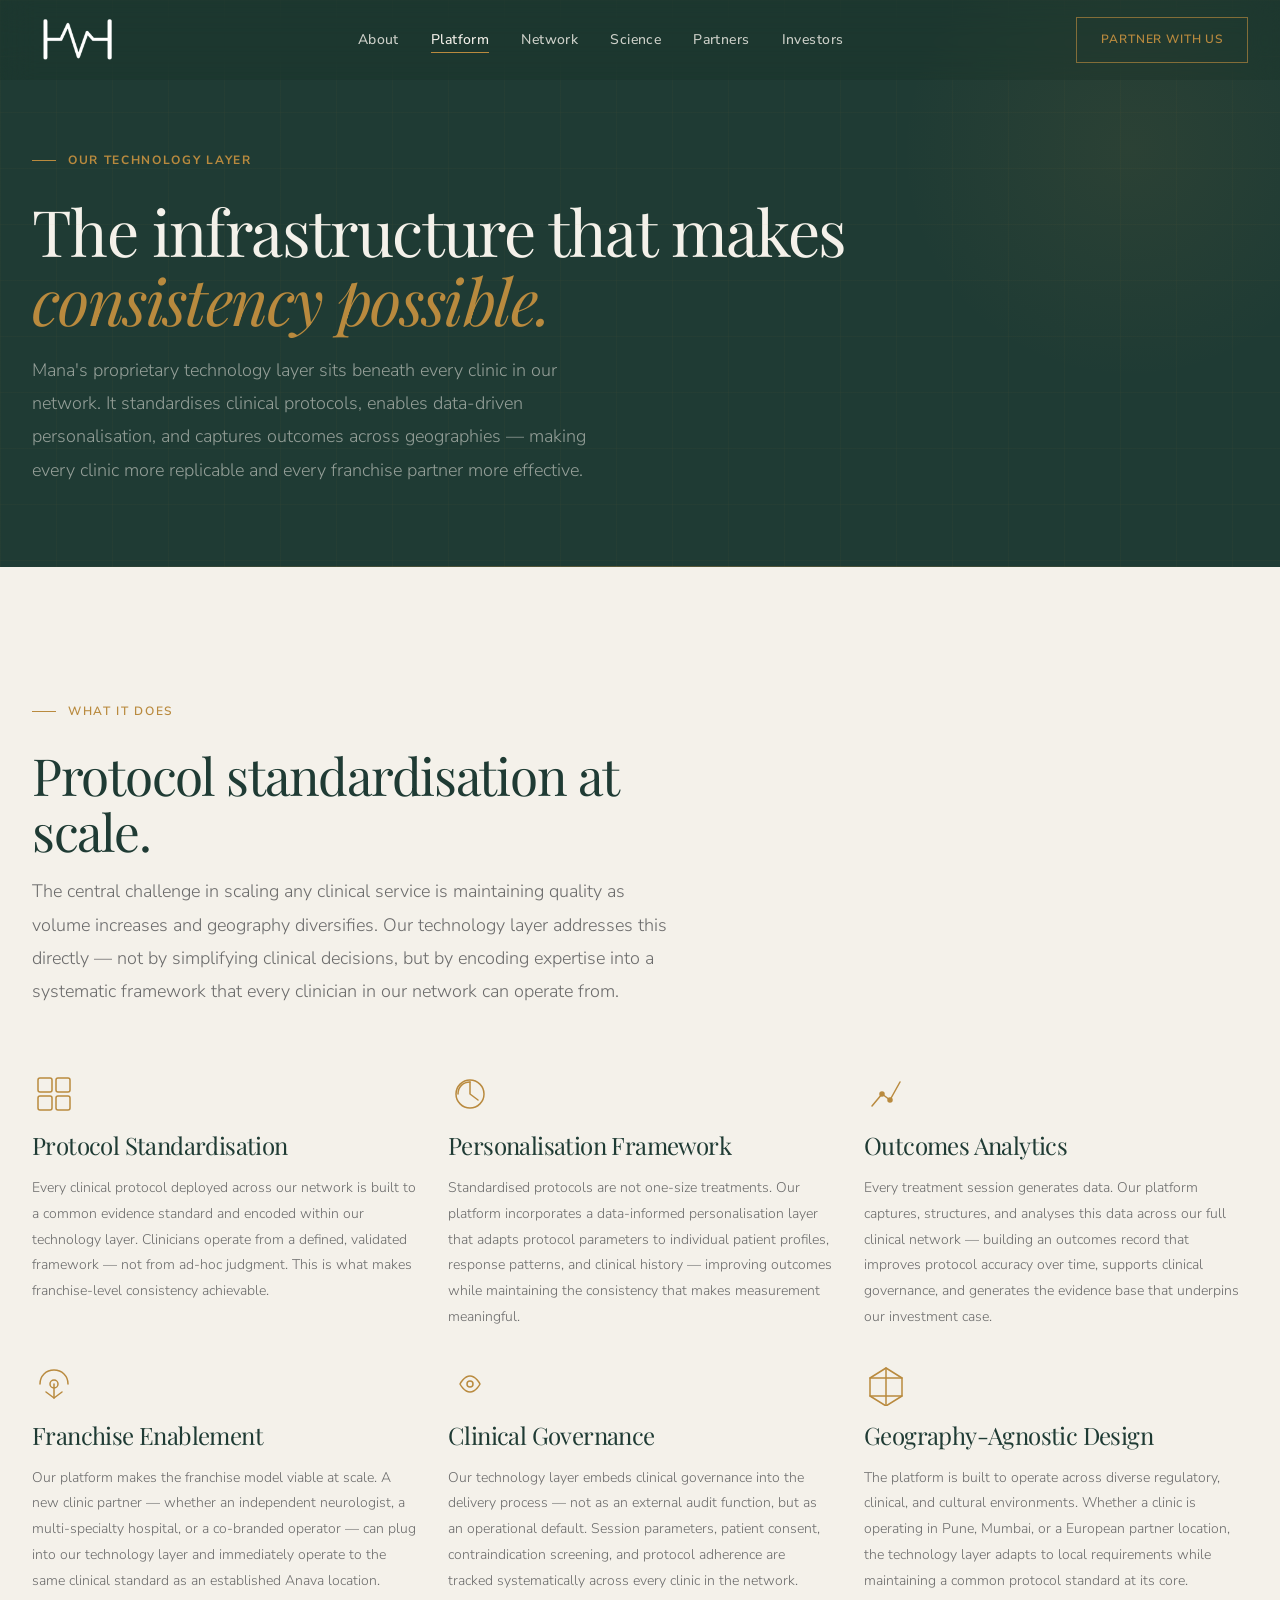
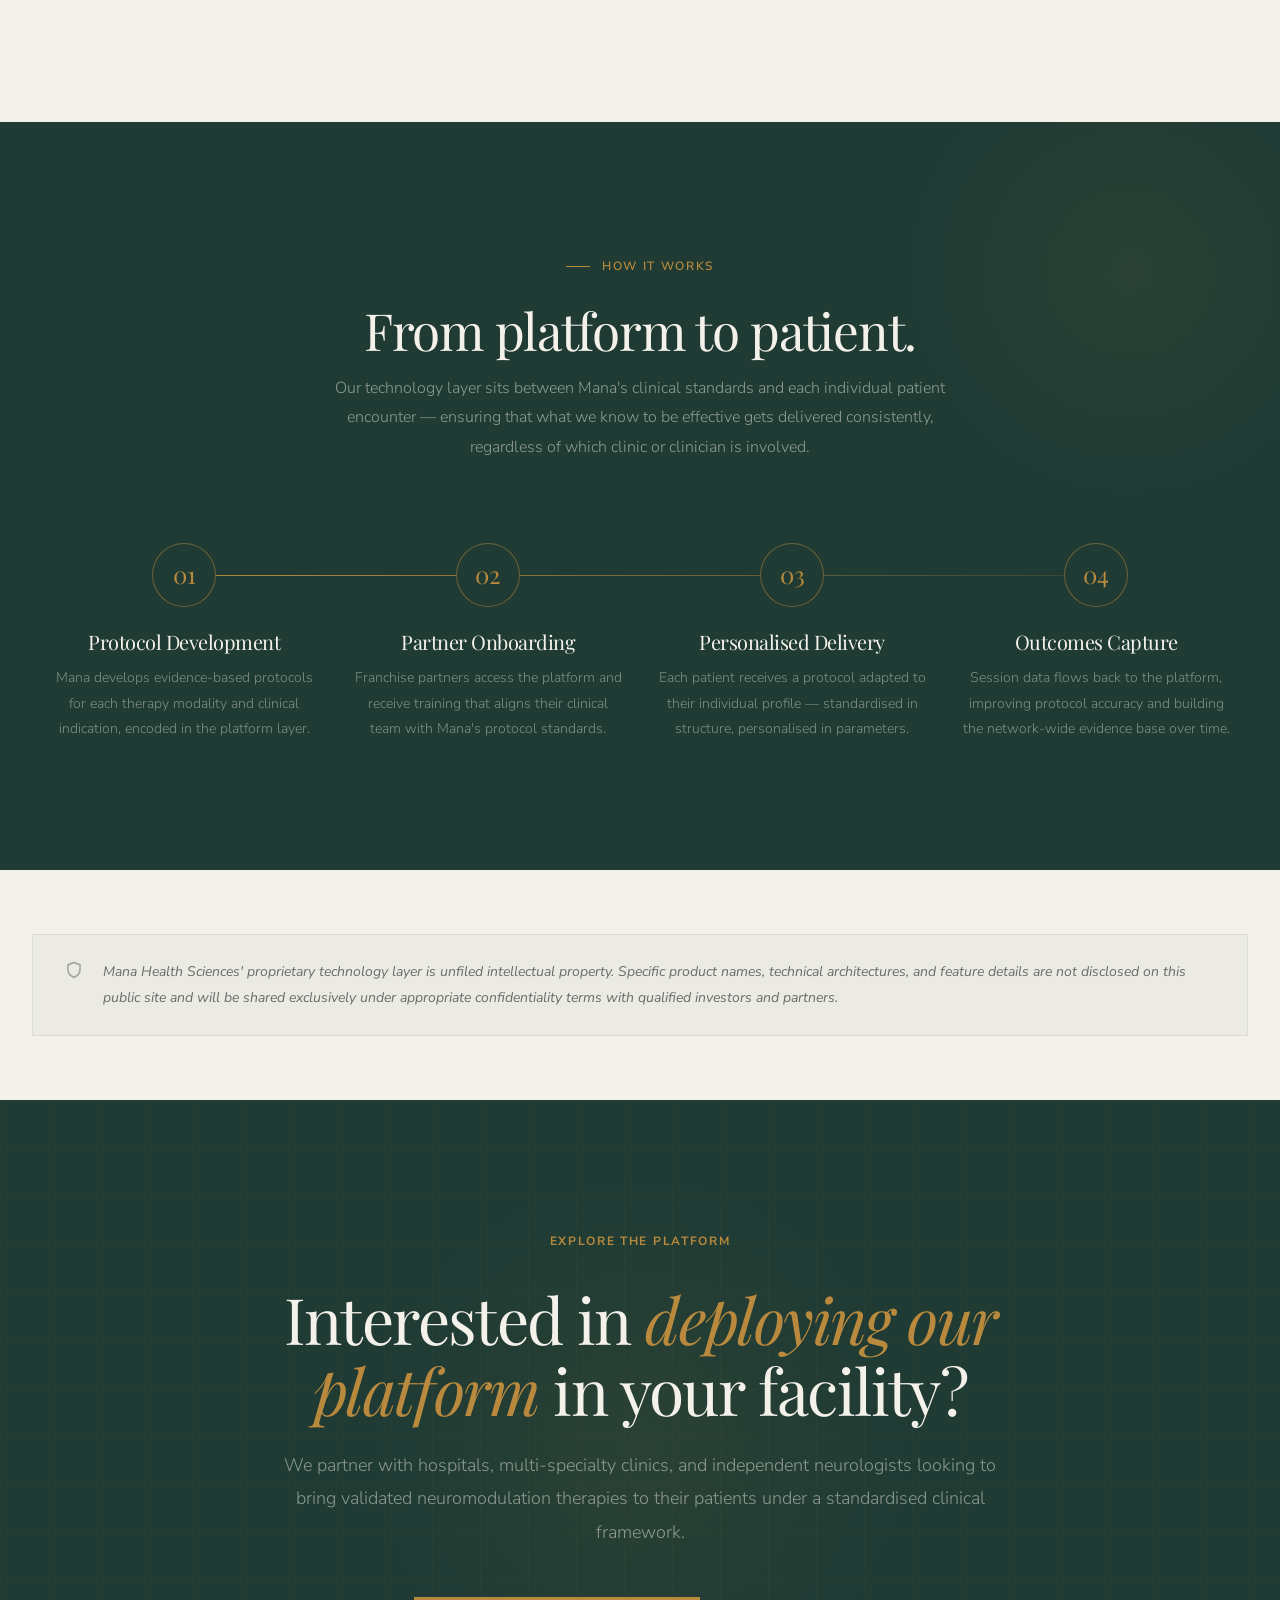
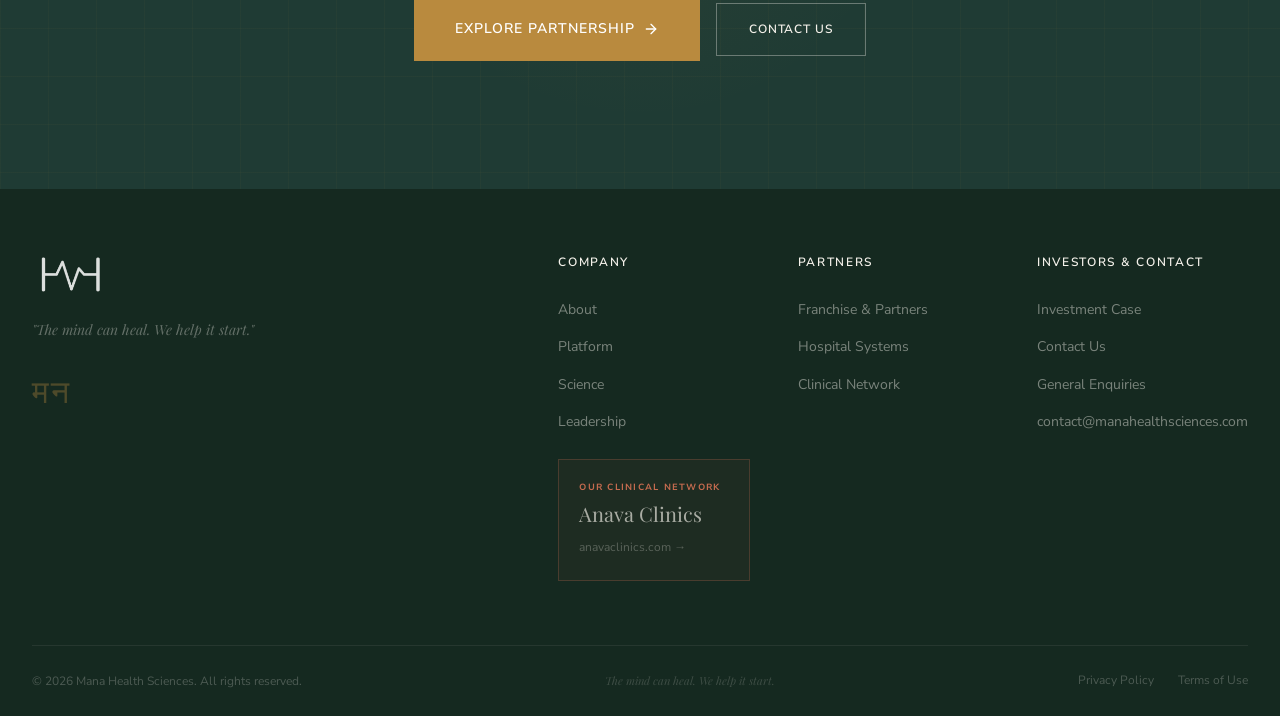
<file: platform.html>
<!DOCTYPE html>
<html lang="en">
<head>
  <meta charset="UTF-8">
  <meta name="viewport" content="width=device-width, initial-scale=1.0">
  <meta name="description" content="Mana Health Sciences platform — proprietary protocol infrastructure enabling standardised, scalable delivery of brain stimulation therapies.">
  <meta name="theme-color" content="#1F3B34">
  <title>Platform — Mana Health Sciences</title>
  <link rel="preconnect" href="https://fonts.googleapis.com">
  <link rel="preconnect" href="https://fonts.gstatic.com" crossorigin>
  <link rel="stylesheet" href="css/styles.css">
  <link rel="stylesheet" href="css/components.css">
  <link rel="stylesheet" href="css/responsive.css">
  <link rel="icon" type="image/png" href="assets/images/logo.png">
</head>
<body>

  <a class="skip-link" href="#main">Skip to main content</a>

  <nav class="nav" role="navigation" aria-label="Main navigation">
    <div class="container nav__inner">
      <a href="index.html" class="nav__logo" aria-label="Mana Health Sciences — Home">
        <img src="assets/images/logo.png" alt="Mana Health Sciences" onerror="this.style.display='none'; this.nextElementSibling.style.display='block'">
        <span class="nav__logo-text" style="display:none;">Mana</span>
      </a>
      <ul class="nav__links" role="list">
        <li><a href="about.html" class="nav__link">About</a></li>
        <li><a href="platform.html" class="nav__link nav__link--active">Platform</a></li>
        <li><a href="network.html" class="nav__link">Network</a></li>
        <li><a href="science.html" class="nav__link">Science</a></li>
        <li><a href="partners.html" class="nav__link">Partners</a></li>
        <li><a href="investors.html" class="nav__link">Investors</a></li>
      </ul>
      <a href="contact.html" class="nav__cta">Partner With Us</a>
      <button class="nav__toggle" aria-label="Open menu" aria-expanded="false" aria-controls="mobile-menu">
        <span class="nav__toggle-line"></span>
        <span class="nav__toggle-line"></span>
        <span class="nav__toggle-line"></span>
      </button>
    </div>
  </nav>

  <div class="nav__mobile-menu" id="mobile-menu" role="dialog" aria-label="Mobile navigation" aria-modal="true">
    <a href="about.html" class="nav__mobile-link">About</a>
    <a href="platform.html" class="nav__mobile-link">Platform</a>
    <a href="network.html" class="nav__mobile-link">Network</a>
    <a href="science.html" class="nav__mobile-link">Science</a>
    <a href="partners.html" class="nav__mobile-link">Partners</a>
    <a href="investors.html" class="nav__mobile-link">Investors</a>
    <a href="contact.html" class="btn btn--primary nav__mobile-cta">Partner With Us</a>
  </div>

  <main id="main">

    <section class="page-hero" aria-labelledby="platform-hero-title">
      <div class="page-hero__glow" aria-hidden="true"></div>
      <div class="container">
        <p class="page-hero__eyebrow">Our Technology Layer</p>
        <h1 class="page-hero__title" id="platform-hero-title">
          The infrastructure that makes<br>
          <em>consistency possible.</em>
        </h1>
        <p class="page-hero__subtitle">
          Mana's proprietary technology layer sits beneath every clinic in our network. It standardises clinical protocols, enables data-driven personalisation, and captures outcomes across geographies — making every clinic more replicable and every franchise partner more effective.
        </p>
      </div>
    </section>

    <!-- ====================================================================
         WHAT THE PLATFORM DOES
    ===================================================================== -->
    <section class="section section--lg" aria-labelledby="platform-what-title">
      <div class="container">

        <div class="reveal" style="max-width: 640px; margin-bottom: var(--space-16);">
          <p class="section-label">What it does</p>
          <h2 style="font-size: clamp(var(--text-3xl), 4vw, var(--text-5xl)); margin-bottom: var(--space-4);" id="platform-what-title">
            Protocol standardisation at scale.
          </h2>
          <p style="color: var(--color-text-muted); font-weight: 300; line-height: var(--leading-relaxed); font-size: var(--text-md);">
            The central challenge in scaling any clinical service is maintaining quality as volume increases and geography diversifies. Our technology layer addresses this directly — not by simplifying clinical decisions, but by encoding expertise into a systematic framework that every clinician in our network can operate from.
          </p>
        </div>

        <div class="feature-grid">

          <div class="feature-item reveal">
            <div class="feature-item__icon" aria-hidden="true">
              <svg viewBox="0 0 44 44" fill="none" stroke="currentColor" stroke-width="1.5" stroke-linecap="round" stroke-linejoin="round">
                <rect x="6" y="6" width="14" height="14" rx="2"/><rect x="24" y="6" width="14" height="14" rx="2"/><rect x="6" y="24" width="14" height="14" rx="2"/><rect x="24" y="24" width="14" height="14" rx="2"/>
              </svg>
            </div>
            <h3 class="feature-item__title">Protocol Standardisation</h3>
            <p class="feature-item__body">
              Every clinical protocol deployed across our network is built to a common evidence standard and encoded within our technology layer. Clinicians operate from a defined, validated framework — not from ad-hoc judgment. This is what makes franchise-level consistency achievable.
            </p>
          </div>

          <div class="feature-item reveal reveal-delay-1">
            <div class="feature-item__icon" aria-hidden="true">
              <svg viewBox="0 0 44 44" fill="none" stroke="currentColor" stroke-width="1.5" stroke-linecap="round" stroke-linejoin="round">
                <circle cx="22" cy="22" r="14"/><path d="M22 10 L22 22 L30 28"/>
                <path d="M10 22 C10 15 15 10 22 10"/>
              </svg>
            </div>
            <h3 class="feature-item__title">Personalisation Framework</h3>
            <p class="feature-item__body">
              Standardised protocols are not one-size treatments. Our platform incorporates a data-informed personalisation layer that adapts protocol parameters to individual patient profiles, response patterns, and clinical history — improving outcomes while maintaining the consistency that makes measurement meaningful.
            </p>
          </div>

          <div class="feature-item reveal reveal-delay-2">
            <div class="feature-item__icon" aria-hidden="true">
              <svg viewBox="0 0 44 44" fill="none" stroke="currentColor" stroke-width="1.5" stroke-linecap="round" stroke-linejoin="round">
                <polyline points="8 34 18 22 26 28 36 10"/>
                <circle cx="18" cy="22" r="2" fill="currentColor"/>
                <circle cx="26" cy="28" r="2" fill="currentColor"/>
              </svg>
            </div>
            <h3 class="feature-item__title">Outcomes Analytics</h3>
            <p class="feature-item__body">
              Every treatment session generates data. Our platform captures, structures, and analyses this data across our full clinical network — building an outcomes record that improves protocol accuracy over time, supports clinical governance, and generates the evidence base that underpins our investment case.
            </p>
          </div>

          <div class="feature-item reveal reveal-delay-3">
            <div class="feature-item__icon" aria-hidden="true">
              <svg viewBox="0 0 44 44" fill="none" stroke="currentColor" stroke-width="1.5" stroke-linecap="round" stroke-linejoin="round">
                <path d="M8 22 C8 14 14 8 22 8 C30 8 36 14 36 22"/><path d="M22 22 L22 36"/>
                <circle cx="22" cy="22" r="4"/>
                <path d="M14 30 L22 36 L30 30"/>
              </svg>
            </div>
            <h3 class="feature-item__title">Franchise Enablement</h3>
            <p class="feature-item__body">
              Our platform makes the franchise model viable at scale. A new clinic partner — whether an independent neurologist, a multi-specialty hospital, or a co-branded operator — can plug into our technology layer and immediately operate to the same clinical standard as an established Anava location.
            </p>
          </div>

          <div class="feature-item reveal reveal-delay-4">
            <div class="feature-item__icon" aria-hidden="true">
              <svg viewBox="0 0 44 44" fill="none" stroke="currentColor" stroke-width="1.5" stroke-linecap="round" stroke-linejoin="round">
                <path d="M12 22s4-8 10-8 10 8 10 8-4 8-10 8-10-8-10-8z"/>
                <circle cx="22" cy="22" r="3"/>
              </svg>
            </div>
            <h3 class="feature-item__title">Clinical Governance</h3>
            <p class="feature-item__body">
              Our technology layer embeds clinical governance into the delivery process — not as an external audit function, but as an operational default. Session parameters, patient consent, contraindication screening, and protocol adherence are tracked systematically across every clinic in the network.
            </p>
          </div>

          <div class="feature-item reveal reveal-delay-5">
            <div class="feature-item__icon" aria-hidden="true">
              <svg viewBox="0 0 44 44" fill="none" stroke="currentColor" stroke-width="1.5" stroke-linecap="round" stroke-linejoin="round">
                <path d="M22 6 L38 16 L38 34 L22 44 L6 34 L6 16 Z"/>
                <path d="M22 6 L22 44"/><path d="M6 16 L38 16"/><path d="M6 34 L38 34"/>
              </svg>
            </div>
            <h3 class="feature-item__title">Geography-Agnostic Design</h3>
            <p class="feature-item__body">
              The platform is built to operate across diverse regulatory, clinical, and cultural environments. Whether a clinic is operating in Pune, Mumbai, or a European partner location, the technology layer adapts to local requirements while maintaining a common protocol standard at its core.
            </p>
          </div>

        </div>

      </div>
    </section>

    <!-- ====================================================================
         HOW IT ENABLES THE FRANCHISE
    ===================================================================== -->
    <section class="section section--lg" style="background-color: var(--deep-pine); position: relative; overflow: hidden;" aria-labelledby="franchise-how-title">
      <div style="position: absolute; top: -100px; right: -100px; width: 500px; height: 500px; border-radius: 50%; background: radial-gradient(circle, rgba(185,138,62,0.07) 0%, transparent 65%); pointer-events: none;" aria-hidden="true"></div>

      <div class="container" style="position: relative; z-index: 1;">

        <div style="text-align: center; max-width: 640px; margin: 0 auto var(--space-20);" class="reveal">
          <p class="section-label" style="justify-content: center;">How it works</p>
          <h2 style="font-size: clamp(var(--text-3xl), 4vw, var(--text-5xl)); font-weight: 300; color: var(--bone); margin-bottom: var(--space-4);" id="franchise-how-title">
            From platform to patient.
          </h2>
          <p style="color: rgba(244,241,234,0.52); font-weight: 300; line-height: var(--leading-relaxed);">
            Our technology layer sits between Mana's clinical standards and each individual patient encounter — ensuring that what we know to be effective gets delivered consistently, regardless of which clinic or clinician is involved.
          </p>
        </div>

        <div class="steps-track" style="grid-template-columns: repeat(4, minmax(0, 1fr));">

          <div class="step reveal">
            <div class="step__node" aria-hidden="true">01</div>
            <h3 class="step__title">Protocol Development</h3>
            <p class="step__desc">Mana develops evidence-based protocols for each therapy modality and clinical indication, encoded in the platform layer.</p>
          </div>

          <div class="step reveal reveal-delay-1">
            <div class="step__node" aria-hidden="true">02</div>
            <h3 class="step__title">Partner Onboarding</h3>
            <p class="step__desc">Franchise partners access the platform and receive training that aligns their clinical team with Mana's protocol standards.</p>
          </div>

          <div class="step reveal reveal-delay-2">
            <div class="step__node" aria-hidden="true">03</div>
            <h3 class="step__title">Personalised Delivery</h3>
            <p class="step__desc">Each patient receives a protocol adapted to their individual profile — standardised in structure, personalised in parameters.</p>
          </div>

          <div class="step reveal reveal-delay-3">
            <div class="step__node" aria-hidden="true">04</div>
            <h3 class="step__title">Outcomes Capture</h3>
            <p class="step__desc">Session data flows back to the platform, improving protocol accuracy and building the network-wide evidence base over time.</p>
          </div>

        </div>

      </div>
    </section>

    <!-- IP Note -->
    <section class="section--sm section" style="background-color: var(--bone);">
      <div class="container">
        <div class="disclaimer-block--light disclaimer-block reveal">
          <svg width="18" height="18" viewBox="0 0 24 24" fill="none" stroke="currentColor" stroke-width="2" stroke-linecap="round" stroke-linejoin="round" aria-hidden="true"><path d="M12 22s8-4 8-10V5l-8-3-8 3v7c0 6 8 10 8 10z"/></svg>
          <p>Mana Health Sciences' proprietary technology layer is unfiled intellectual property. Specific product names, technical architectures, and feature details are not disclosed on this public site and will be shared exclusively under appropriate confidentiality terms with qualified investors and partners.</p>
        </div>
      </div>
    </section>

    <!-- Final CTA -->
    <section class="final-cta section section--lg" aria-labelledby="platform-cta-title">
      <div class="final-cta__pattern" aria-hidden="true"></div>
      <div class="final-cta__glow" aria-hidden="true"></div>
      <div class="container">
        <div class="final-cta__inner">
          <p class="final-cta__eyebrow reveal">Explore the platform</p>
          <h2 class="final-cta__title reveal reveal-delay-1" id="platform-cta-title">
            Interested in <em>deploying our platform</em> in your facility?
          </h2>
          <p class="final-cta__body reveal reveal-delay-2">
            We partner with hospitals, multi-specialty clinics, and independent neurologists looking to bring validated neuromodulation therapies to their patients under a standardised clinical framework.
          </p>
          <div class="final-cta__actions reveal reveal-delay-3">
            <a href="partners.html" class="btn btn--primary btn--lg">
              Explore Partnership
              <svg width="16" height="16" viewBox="0 0 24 24" fill="none" stroke="currentColor" stroke-width="2" stroke-linecap="round" stroke-linejoin="round" aria-hidden="true"><line x1="5" y1="12" x2="19" y2="12"/><polyline points="12 5 19 12 12 19"/></svg>
            </a>
            <a href="contact.html" class="btn btn--outline">Contact Us</a>
          </div>
        </div>
      </div>
    </section>

  </main>

  <footer class="footer" role="contentinfo">
    <div class="container">
      <div class="footer__main">
        <div class="footer__brand">
          <div class="footer__logo">
            <img src="assets/images/logo.png" alt="Mana Health Sciences" onerror="this.style.display='none'; this.nextElementSibling.style.display='block'">
            <span class="footer__logo-text" style="display:none;">Mana</span>
          </div>
          <p class="footer__tagline">"The mind can heal. We help it start."</p>
          <span class="footer__sanskrit" title="Mana — mind, consciousness (Sanskrit)">मन</span>
        </div>
        <nav aria-label="Company navigation">
          <span class="footer__col-title">Company</span>
          <ul class="footer__links" role="list">
            <li><a href="about.html" class="footer__link">About</a></li>
            <li><a href="platform.html" class="footer__link">Platform</a></li>
            <li><a href="science.html" class="footer__link">Science</a></li>
            <li><a href="about.html#leadership" class="footer__link">Leadership</a></li>
          </ul>
          <a href="network.html" class="footer__anava-card" style="display:block; margin-top: var(--space-6);">
            <span class="footer__anava-label">Our clinical network</span>
            <span class="footer__anava-name">Anava Clinics</span>
            <span class="footer__anava-desc">anavaclinics.com →</span>
          </a>
        </nav>
        <nav aria-label="Partners navigation">
          <span class="footer__col-title">Partners</span>
          <ul class="footer__links" role="list">
            <li><a href="partners.html" class="footer__link">Franchise &amp; Partners</a></li>
            <li><a href="partners.html#hospitals" class="footer__link">Hospital Systems</a></li>
            <li><a href="network.html" class="footer__link">Clinical Network</a></li>
          </ul>
        </nav>
        <div>
          <span class="footer__col-title">Investors &amp; Contact</span>
          <ul class="footer__links" role="list">
            <li><a href="investors.html" class="footer__link">Investment Case</a></li>
            <li><a href="contact.html" class="footer__link">Contact Us</a></li>
            <li><a href="contact.html" class="footer__link">General Enquiries</a></li>
            <li><a href="mailto:contact@manahealthsciences.com" class="footer__link">contact@manahealthsciences.com</a></li>
          </ul>
        </div>
      </div>
      <div class="footer__bottom">
        <p class="footer__copyright">&copy; 2026 Mana Health Sciences. All rights reserved.</p>
        <p class="footer__motto">The mind can heal. We help it start.</p>
        <div class="footer__legal">
          <a href="privacy.html" class="footer__legal-link">Privacy Policy</a>
          <a href="terms.html" class="footer__legal-link">Terms of Use</a>
        </div>
      </div>
    </div>
  </footer>

  <div class="mobile-cta-bar" role="complementary">
    <a href="partners.html" class="btn btn--primary">Partner With Us</a>
    <a href="contact.html" class="btn btn--outline">Contact</a>
  </div>

  <script src="js/scripts.js"></script>
</body>
</html>
</file>
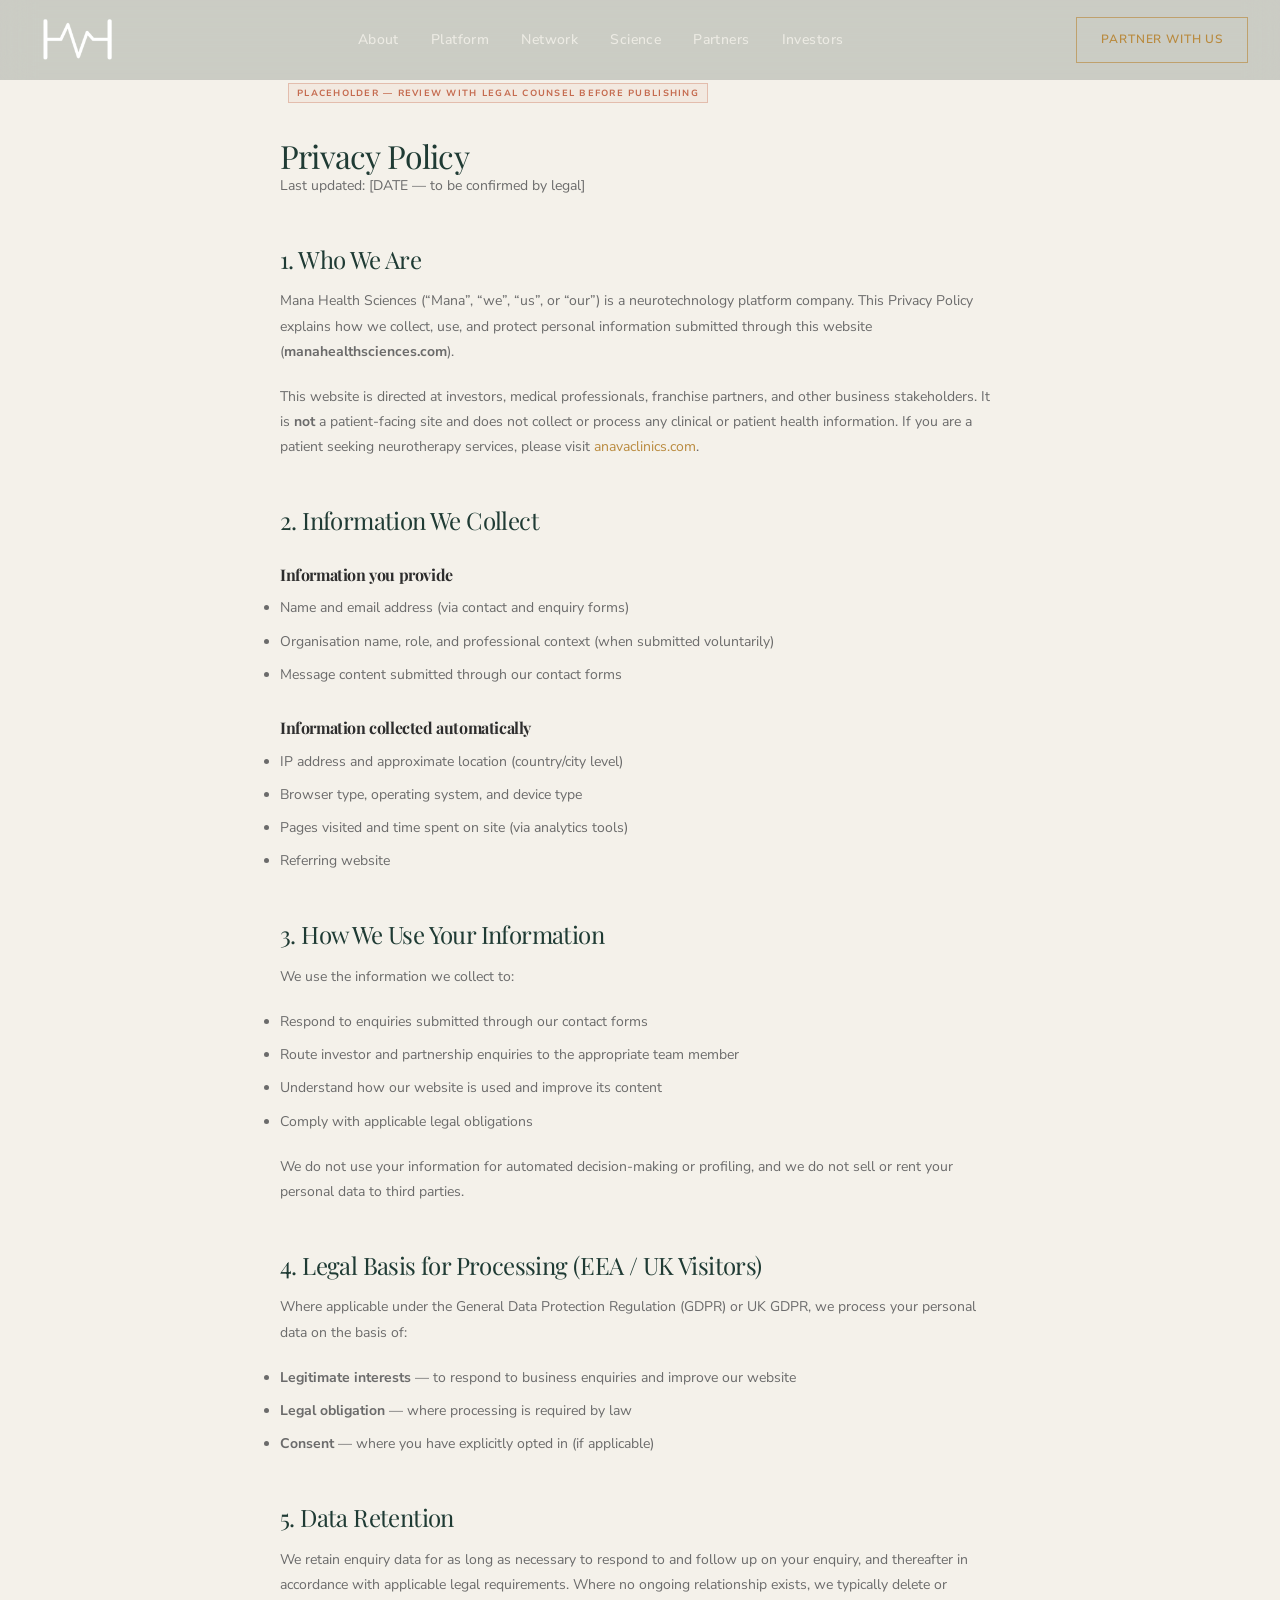
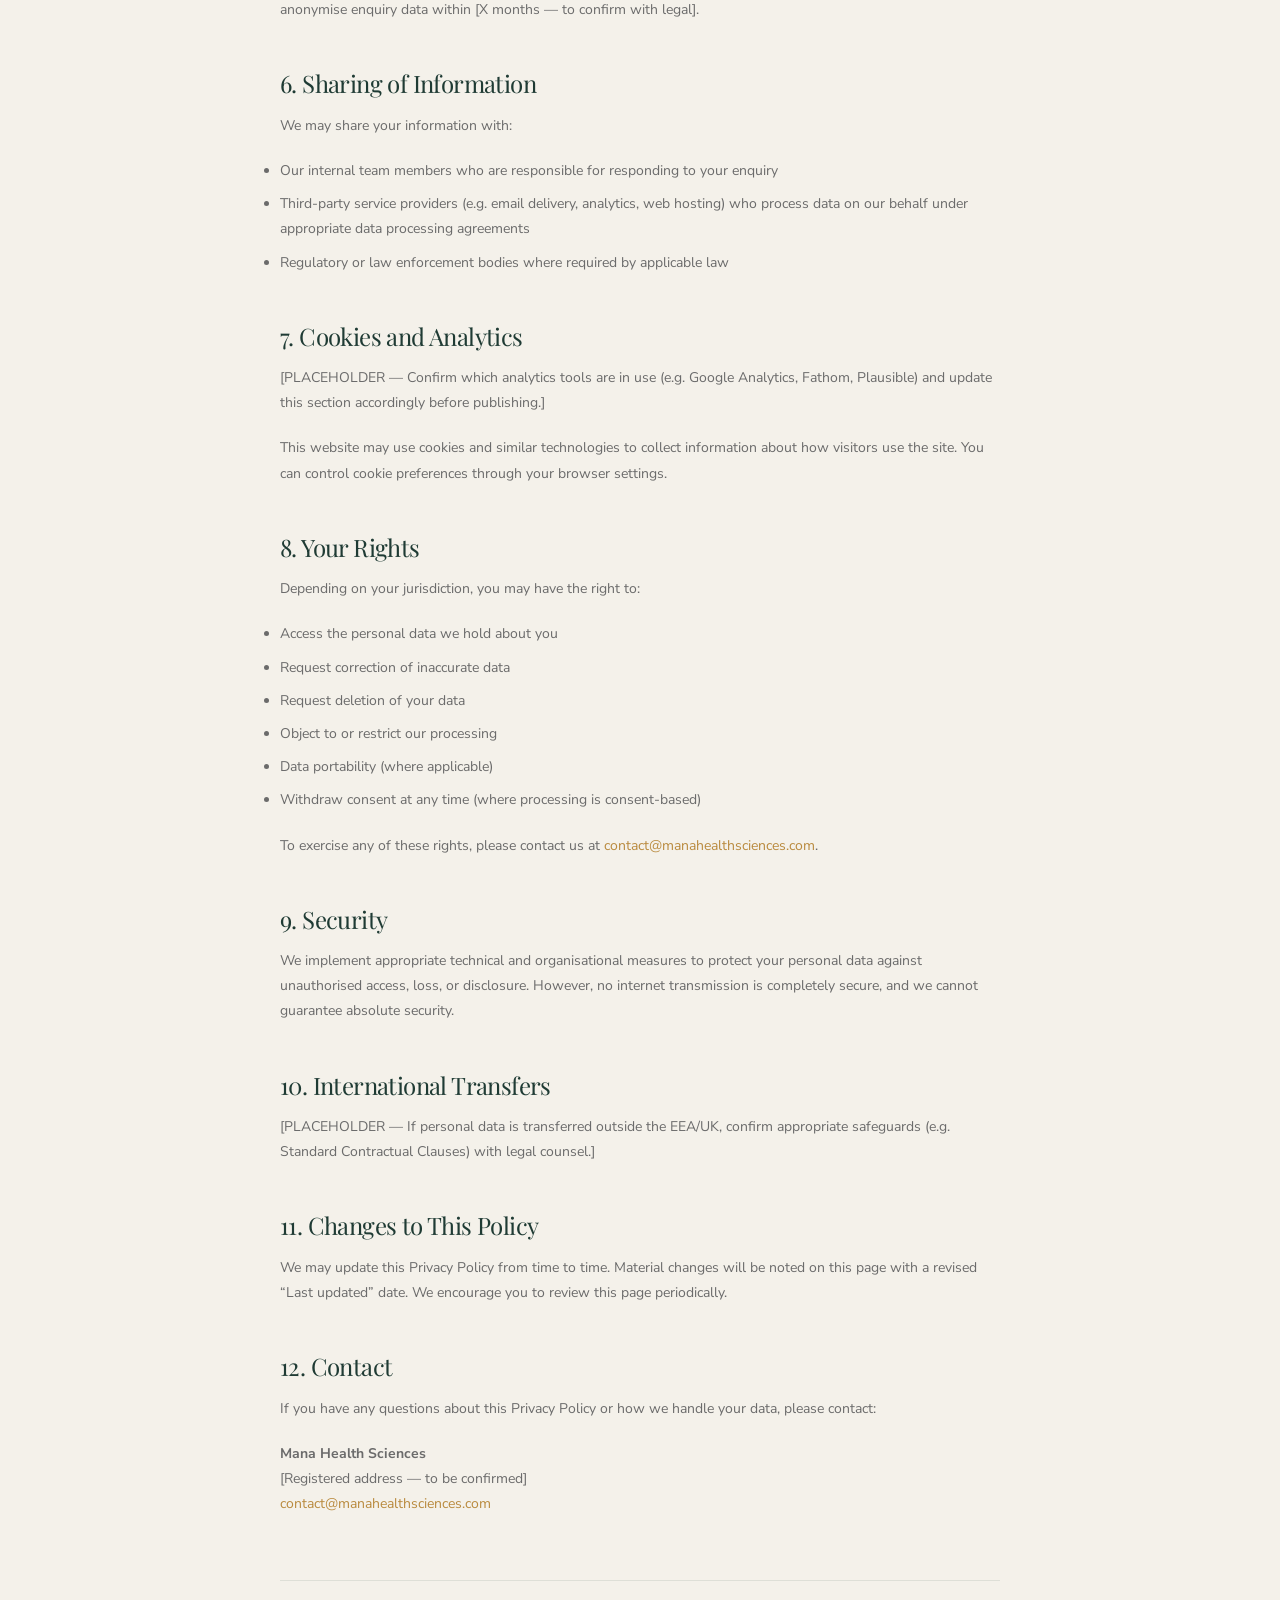
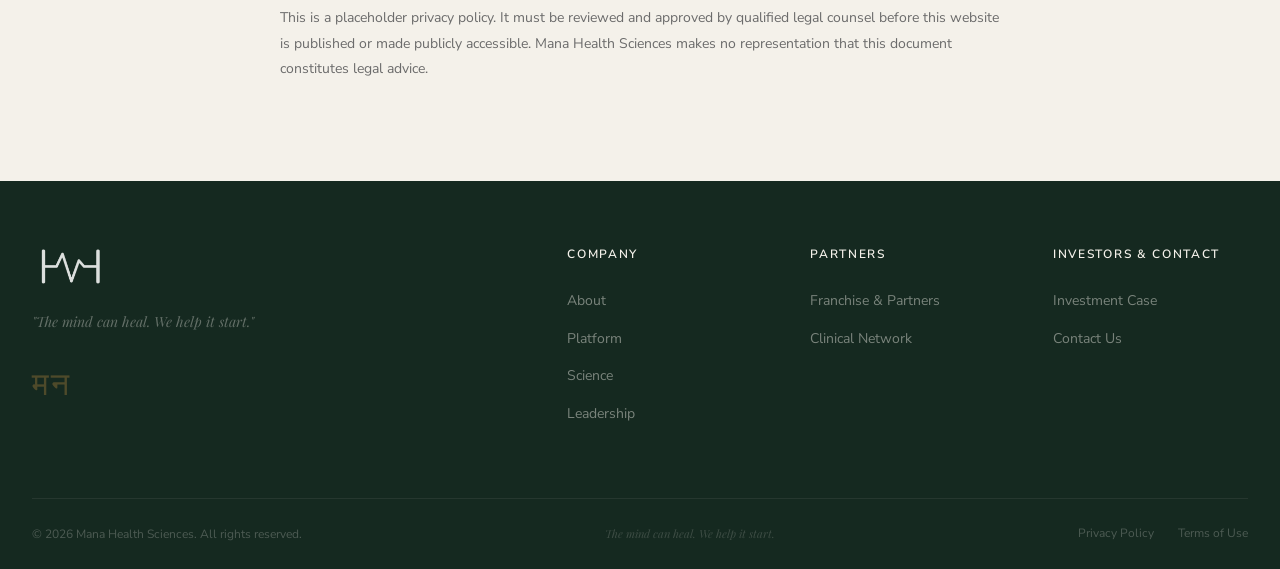
<file: privacy.html>
<!DOCTYPE html>
<html lang="en">
<head>
  <meta charset="UTF-8">
  <meta name="viewport" content="width=device-width, initial-scale=1.0">
  <meta name="description" content="Privacy Policy for Mana Health Sciences.">
  <meta name="robots" content="noindex">
  <meta name="theme-color" content="#1F3B34">
  <title>Privacy Policy — Mana Health Sciences</title>
  <link rel="preconnect" href="https://fonts.googleapis.com">
  <link rel="preconnect" href="https://fonts.gstatic.com" crossorigin>
  <link rel="stylesheet" href="css/styles.css">
  <link rel="stylesheet" href="css/components.css">
  <link rel="stylesheet" href="css/responsive.css">
  <link rel="icon" type="image/png" href="assets/images/logo.png">

  <style>
    .legal-body {
      max-width: 720px;
      margin: 0 auto;
      padding: var(--space-20) 0;
    }
    .legal-body h2 {
      font-family: var(--font-display);
      font-size: var(--text-xl);
      color: var(--deep-pine);
      margin-top: var(--space-12);
      margin-bottom: var(--space-4);
    }
    .legal-body h3 {
      font-size: var(--text-base);
      font-weight: 700;
      color: var(--graphite);
      margin-top: var(--space-8);
      margin-bottom: var(--space-3);
    }
    .legal-body p {
      font-size: var(--text-sm);
      line-height: 1.8;
      color: var(--color-text-muted);
      margin-bottom: var(--space-5);
    }
    .legal-body ul {
      list-style: disc;
      padding-left: var(--space-7);
      margin-bottom: var(--space-5);
    }
    .legal-body li {
      font-size: var(--text-sm);
      line-height: 1.8;
      color: var(--color-text-muted);
      margin-bottom: var(--space-2);
    }
    .legal-body a { color: var(--brass); }
    .legal-meta {
      font-size: var(--text-xs);
      color: var(--color-text-muted);
      border-top: 1px solid var(--color-border);
      padding-top: var(--space-6);
      margin-top: var(--space-16);
    }
  </style>
</head>
<body>

  <a class="skip-link" href="#main">Skip to main content</a>

  <nav class="nav" role="navigation" aria-label="Main navigation">
    <div class="container nav__inner">
      <a href="index.html" class="nav__logo" aria-label="Mana Health Sciences — Home">
        <img src="assets/images/logo.png" alt="Mana Health Sciences" onerror="this.style.display='none'; this.nextElementSibling.style.display='block'">
        <span class="nav__logo-text" style="display:none;">Mana</span>
      </a>
      <ul class="nav__links" role="list">
        <li><a href="about.html" class="nav__link">About</a></li>
        <li><a href="platform.html" class="nav__link">Platform</a></li>
        <li><a href="network.html" class="nav__link">Network</a></li>
        <li><a href="science.html" class="nav__link">Science</a></li>
        <li><a href="partners.html" class="nav__link">Partners</a></li>
        <li><a href="investors.html" class="nav__link">Investors</a></li>
      </ul>
      <a href="contact.html" class="nav__cta">Partner With Us</a>
      <button class="nav__toggle" aria-label="Open menu" aria-expanded="false" aria-controls="mobile-menu">
        <span class="nav__toggle-line"></span>
        <span class="nav__toggle-line"></span>
        <span class="nav__toggle-line"></span>
      </button>
    </div>
  </nav>

  <div class="nav__mobile-menu" id="mobile-menu" role="dialog" aria-label="Mobile navigation" aria-modal="true">
    <a href="about.html" class="nav__mobile-link">About</a>
    <a href="platform.html" class="nav__mobile-link">Platform</a>
    <a href="network.html" class="nav__mobile-link">Network</a>
    <a href="science.html" class="nav__mobile-link">Science</a>
    <a href="partners.html" class="nav__mobile-link">Partners</a>
    <a href="investors.html" class="nav__mobile-link">Investors</a>
    <a href="contact.html" class="btn btn--primary nav__mobile-cta">Partner With Us</a>
  </div>

  <main id="main">
    <div class="container">
      <div class="legal-body">

        <span class="placeholder-tag">PLACEHOLDER — Review with legal counsel before publishing</span>

        <h1 class="section-title" style="margin-top: var(--space-8);">Privacy Policy</h1>
        <p>Last updated: [DATE — to be confirmed by legal]</p>

        <h2>1. Who We Are</h2>
        <p>Mana Health Sciences (&ldquo;Mana&rdquo;, &ldquo;we&rdquo;, &ldquo;us&rdquo;, or &ldquo;our&rdquo;) is a neurotechnology platform company. This Privacy Policy explains how we collect, use, and protect personal information submitted through this website (<strong>manahealthsciences.com</strong>).</p>
        <p>This website is directed at investors, medical professionals, franchise partners, and other business stakeholders. It is <strong>not</strong> a patient-facing site and does not collect or process any clinical or patient health information. If you are a patient seeking neurotherapy services, please visit <a href="https://anavaclinics.com">anavaclinics.com</a>.</p>

        <h2>2. Information We Collect</h2>
        <h3>Information you provide</h3>
        <ul>
          <li>Name and email address (via contact and enquiry forms)</li>
          <li>Organisation name, role, and professional context (when submitted voluntarily)</li>
          <li>Message content submitted through our contact forms</li>
        </ul>
        <h3>Information collected automatically</h3>
        <ul>
          <li>IP address and approximate location (country/city level)</li>
          <li>Browser type, operating system, and device type</li>
          <li>Pages visited and time spent on site (via analytics tools)</li>
          <li>Referring website</li>
        </ul>

        <h2>3. How We Use Your Information</h2>
        <p>We use the information we collect to:</p>
        <ul>
          <li>Respond to enquiries submitted through our contact forms</li>
          <li>Route investor and partnership enquiries to the appropriate team member</li>
          <li>Understand how our website is used and improve its content</li>
          <li>Comply with applicable legal obligations</li>
        </ul>
        <p>We do not use your information for automated decision-making or profiling, and we do not sell or rent your personal data to third parties.</p>

        <h2>4. Legal Basis for Processing (EEA / UK Visitors)</h2>
        <p>Where applicable under the General Data Protection Regulation (GDPR) or UK GDPR, we process your personal data on the basis of:</p>
        <ul>
          <li><strong>Legitimate interests</strong> — to respond to business enquiries and improve our website</li>
          <li><strong>Legal obligation</strong> — where processing is required by law</li>
          <li><strong>Consent</strong> — where you have explicitly opted in (if applicable)</li>
        </ul>

        <h2>5. Data Retention</h2>
        <p>We retain enquiry data for as long as necessary to respond to and follow up on your enquiry, and thereafter in accordance with applicable legal requirements. Where no ongoing relationship exists, we typically delete or anonymise enquiry data within [X months — to confirm with legal].</p>

        <h2>6. Sharing of Information</h2>
        <p>We may share your information with:</p>
        <ul>
          <li>Our internal team members who are responsible for responding to your enquiry</li>
          <li>Third-party service providers (e.g. email delivery, analytics, web hosting) who process data on our behalf under appropriate data processing agreements</li>
          <li>Regulatory or law enforcement bodies where required by applicable law</li>
        </ul>

        <h2>7. Cookies and Analytics</h2>
        <p>[PLACEHOLDER — Confirm which analytics tools are in use (e.g. Google Analytics, Fathom, Plausible) and update this section accordingly before publishing.]</p>
        <p>This website may use cookies and similar technologies to collect information about how visitors use the site. You can control cookie preferences through your browser settings.</p>

        <h2>8. Your Rights</h2>
        <p>Depending on your jurisdiction, you may have the right to:</p>
        <ul>
          <li>Access the personal data we hold about you</li>
          <li>Request correction of inaccurate data</li>
          <li>Request deletion of your data</li>
          <li>Object to or restrict our processing</li>
          <li>Data portability (where applicable)</li>
          <li>Withdraw consent at any time (where processing is consent-based)</li>
        </ul>
        <p>To exercise any of these rights, please contact us at <a href="mailto:contact@manahealthsciences.com">contact@manahealthsciences.com</a>.</p>

        <h2>9. Security</h2>
        <p>We implement appropriate technical and organisational measures to protect your personal data against unauthorised access, loss, or disclosure. However, no internet transmission is completely secure, and we cannot guarantee absolute security.</p>

        <h2>10. International Transfers</h2>
        <p>[PLACEHOLDER — If personal data is transferred outside the EEA/UK, confirm appropriate safeguards (e.g. Standard Contractual Clauses) with legal counsel.]</p>

        <h2>11. Changes to This Policy</h2>
        <p>We may update this Privacy Policy from time to time. Material changes will be noted on this page with a revised &ldquo;Last updated&rdquo; date. We encourage you to review this page periodically.</p>

        <h2>12. Contact</h2>
        <p>If you have any questions about this Privacy Policy or how we handle your data, please contact:</p>
        <p>
          <strong>Mana Health Sciences</strong><br>
          [Registered address — to be confirmed]<br>
          <a href="mailto:contact@manahealthsciences.com">contact@manahealthsciences.com</a>
        </p>

        <div class="legal-meta">
          <p>This is a placeholder privacy policy. It must be reviewed and approved by qualified legal counsel before this website is published or made publicly accessible. Mana Health Sciences makes no representation that this document constitutes legal advice.</p>
        </div>

      </div>
    </div>
  </main>

  <footer class="footer" role="contentinfo">
    <div class="container">
      <div class="footer__main">
        <div class="footer__brand">
          <div class="footer__logo">
            <img src="assets/images/logo.png" alt="Mana Health Sciences" onerror="this.style.display='none'; this.nextElementSibling.style.display='block'">
            <span class="footer__logo-text" style="display:none;">Mana</span>
          </div>
          <p class="footer__tagline">"The mind can heal. We help it start."</p>
          <span class="footer__sanskrit" title="Mana — mind, consciousness (Sanskrit)">मन</span>
        </div>
        <nav aria-label="Company navigation">
          <span class="footer__col-title">Company</span>
          <ul class="footer__links" role="list">
            <li><a href="about.html" class="footer__link">About</a></li>
            <li><a href="platform.html" class="footer__link">Platform</a></li>
            <li><a href="science.html" class="footer__link">Science</a></li>
            <li><a href="about.html#leadership" class="footer__link">Leadership</a></li>
          </ul>
        </nav>
        <nav aria-label="Partners navigation">
          <span class="footer__col-title">Partners</span>
          <ul class="footer__links" role="list">
            <li><a href="partners.html" class="footer__link">Franchise &amp; Partners</a></li>
            <li><a href="network.html" class="footer__link">Clinical Network</a></li>
          </ul>
        </nav>
        <div>
          <span class="footer__col-title">Investors &amp; Contact</span>
          <ul class="footer__links" role="list">
            <li><a href="investors.html" class="footer__link">Investment Case</a></li>
            <li><a href="contact.html" class="footer__link">Contact Us</a></li>
          </ul>
        </div>
      </div>
      <div class="footer__bottom">
        <p class="footer__copyright">&copy; 2026 Mana Health Sciences. All rights reserved.</p>
        <p class="footer__motto">The mind can heal. We help it start.</p>
        <div class="footer__legal">
          <a href="privacy.html" class="footer__legal-link">Privacy Policy</a>
          <a href="terms.html" class="footer__legal-link">Terms of Use</a>
        </div>
      </div>
    </div>
  </footer>

  <script src="js/scripts.js"></script>
</body>
</html>
</file>
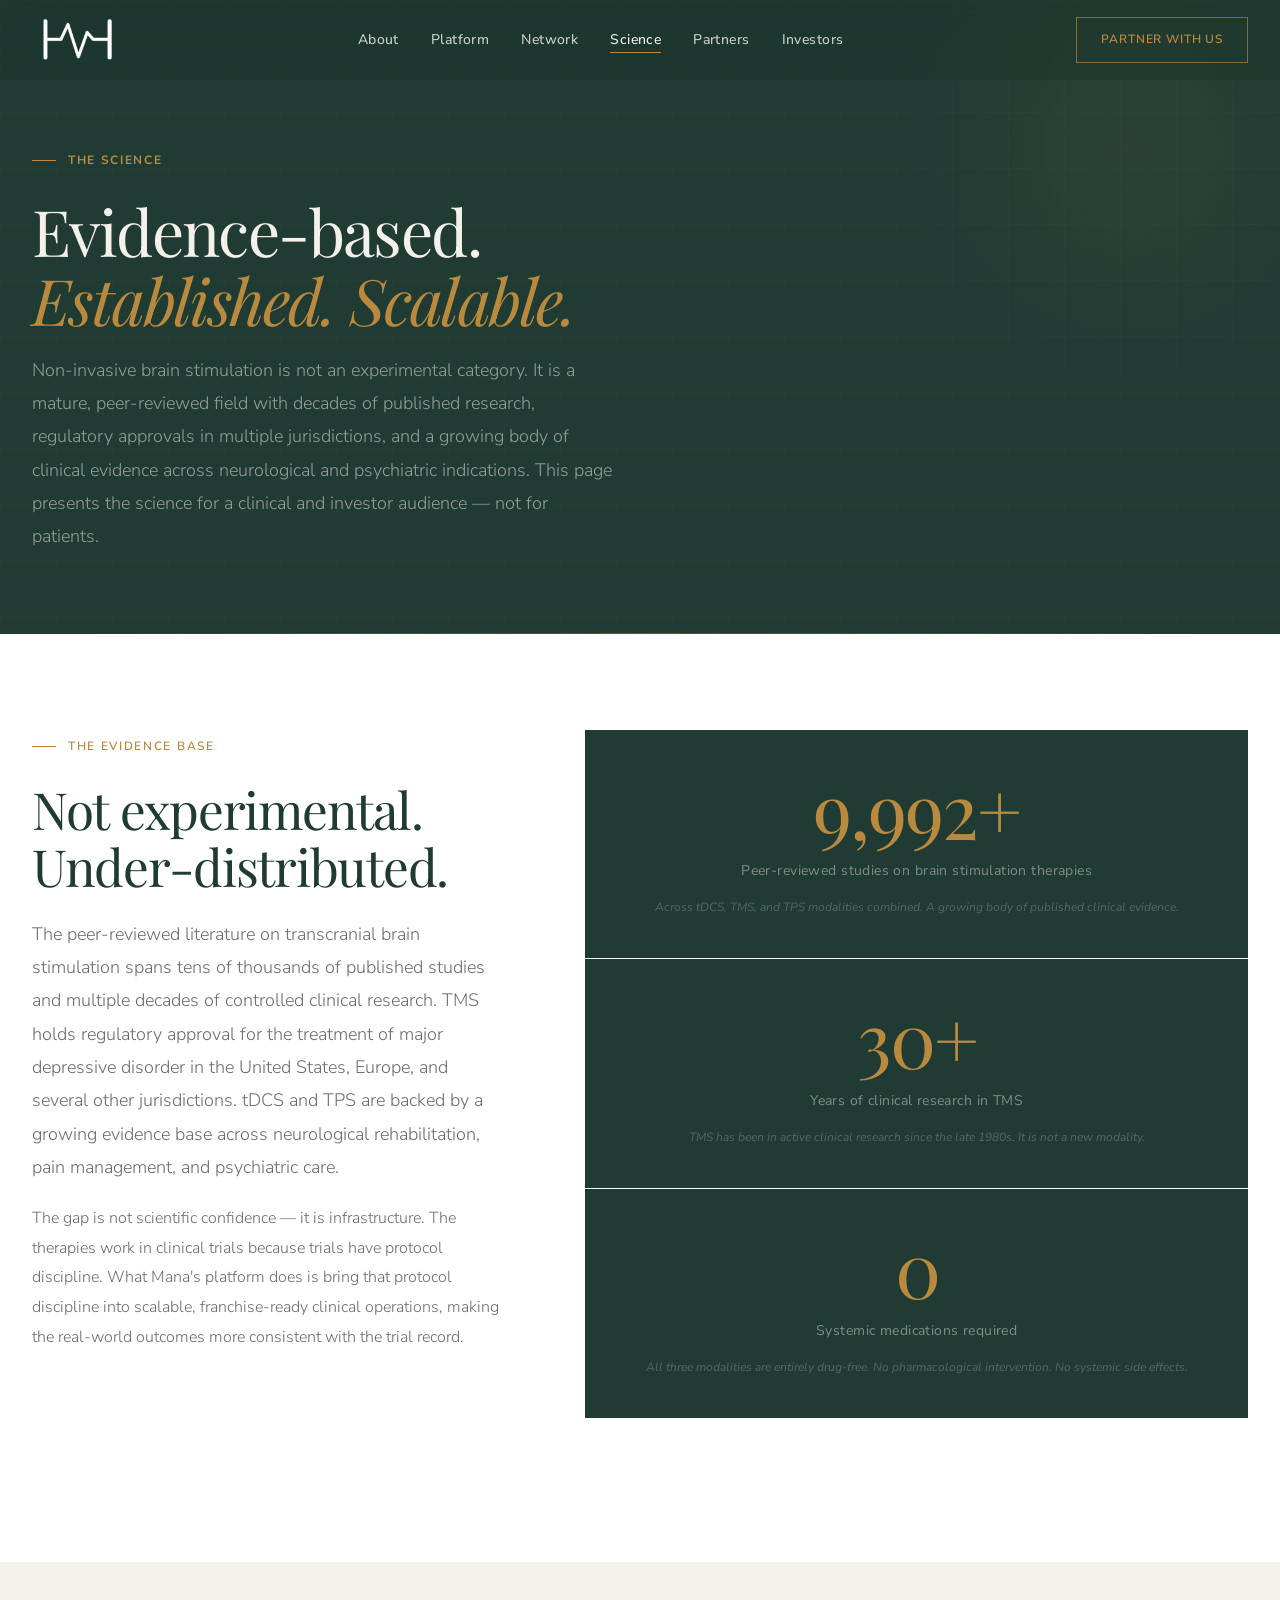
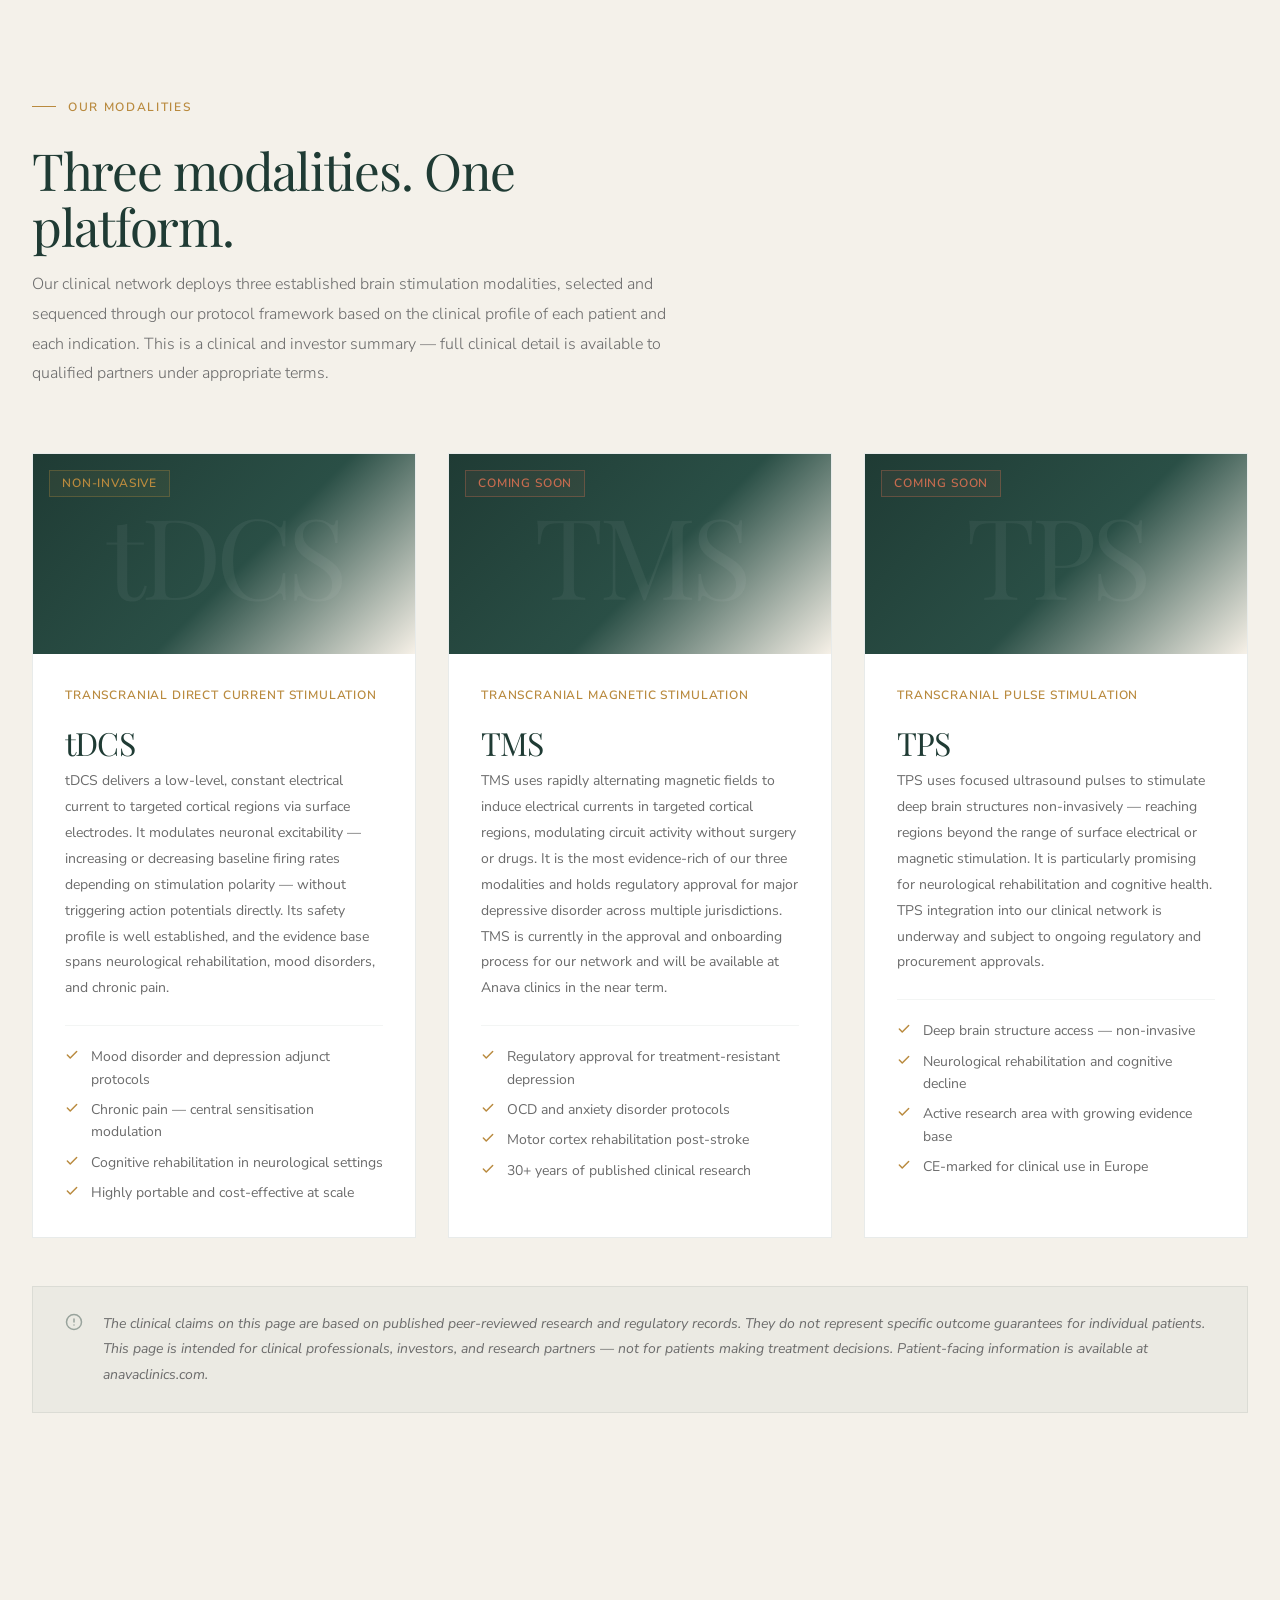
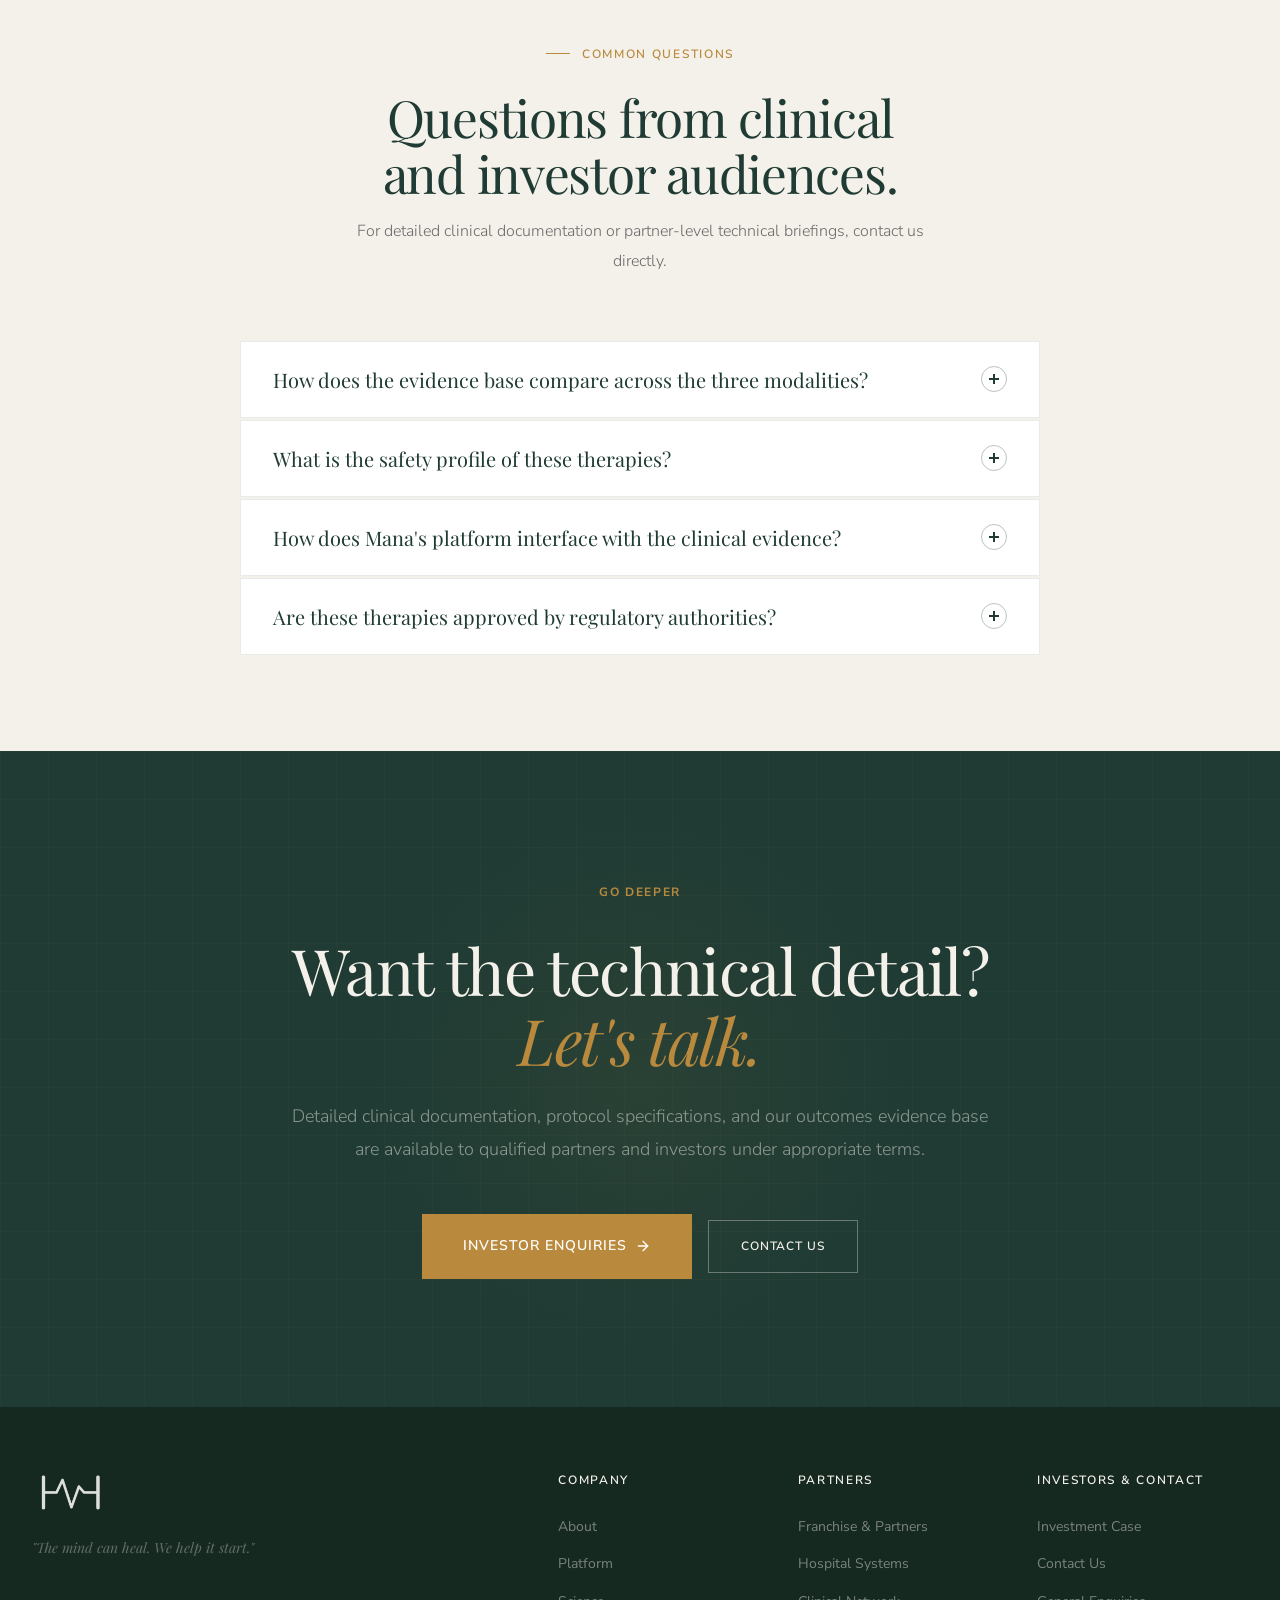
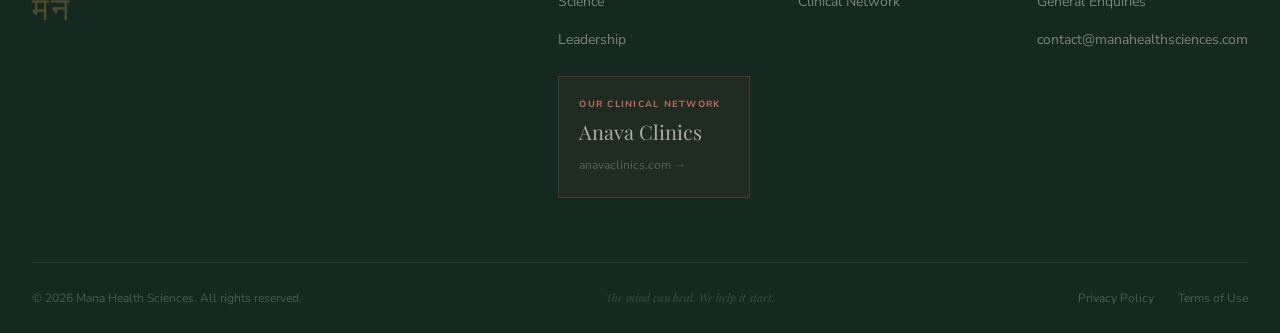
<file: science.html>
<!DOCTYPE html>
<html lang="en">
<head>
  <meta charset="UTF-8">
  <meta name="viewport" content="width=device-width, initial-scale=1.0">
  <meta name="description" content="The science behind Mana Health Sciences — tDCS, TMS, and TPS, the three evidence-based brain stimulation modalities underpinning our clinical network.">
  <meta name="theme-color" content="#1F3B34">
  <title>Science — Mana Health Sciences</title>
  <link rel="preconnect" href="https://fonts.googleapis.com">
  <link rel="preconnect" href="https://fonts.gstatic.com" crossorigin>
  <link rel="stylesheet" href="css/styles.css">
  <link rel="stylesheet" href="css/components.css">
  <link rel="stylesheet" href="css/responsive.css">
  <link rel="icon" type="image/png" href="assets/images/logo.png">
</head>
<body>

  <a class="skip-link" href="#main">Skip to main content</a>

  <nav class="nav" role="navigation" aria-label="Main navigation">
    <div class="container nav__inner">
      <a href="index.html" class="nav__logo" aria-label="Mana Health Sciences — Home">
        <img src="assets/images/logo.png" alt="Mana Health Sciences" onerror="this.style.display='none'; this.nextElementSibling.style.display='block'">
        <span class="nav__logo-text" style="display:none;">Mana</span>
      </a>
      <ul class="nav__links" role="list">
        <li><a href="about.html" class="nav__link">About</a></li>
        <li><a href="platform.html" class="nav__link">Platform</a></li>
        <li><a href="network.html" class="nav__link">Network</a></li>
        <li><a href="science.html" class="nav__link nav__link--active">Science</a></li>
        <li><a href="partners.html" class="nav__link">Partners</a></li>
        <li><a href="investors.html" class="nav__link">Investors</a></li>
      </ul>
      <a href="contact.html" class="nav__cta">Partner With Us</a>
      <button class="nav__toggle" aria-label="Open menu" aria-expanded="false" aria-controls="mobile-menu">
        <span class="nav__toggle-line"></span>
        <span class="nav__toggle-line"></span>
        <span class="nav__toggle-line"></span>
      </button>
    </div>
  </nav>

  <div class="nav__mobile-menu" id="mobile-menu" role="dialog" aria-label="Mobile navigation" aria-modal="true">
    <a href="about.html" class="nav__mobile-link">About</a>
    <a href="platform.html" class="nav__mobile-link">Platform</a>
    <a href="network.html" class="nav__mobile-link">Network</a>
    <a href="science.html" class="nav__mobile-link">Science</a>
    <a href="partners.html" class="nav__mobile-link">Partners</a>
    <a href="investors.html" class="nav__mobile-link">Investors</a>
    <a href="contact.html" class="btn btn--primary nav__mobile-cta">Partner With Us</a>
  </div>

  <main id="main">

    <section class="page-hero" aria-labelledby="science-hero-title">
      <div class="page-hero__glow" aria-hidden="true"></div>
      <div class="container">
        <p class="page-hero__eyebrow">The Science</p>
        <h1 class="page-hero__title" id="science-hero-title">
          Evidence-based.<br>
          <em>Established. Scalable.</em>
        </h1>
        <p class="page-hero__subtitle">
          Non-invasive brain stimulation is not an experimental category. It is a mature, peer-reviewed field with decades of published research, regulatory approvals in multiple jurisdictions, and a growing body of clinical evidence across neurological and psychiatric indications. This page presents the science for a clinical and investor audience — not for patients.
        </p>
      </div>
    </section>

    <!-- ====================================================================
         EVIDENCE FRAMING
    ===================================================================== -->
    <section class="section" style="background-color: var(--white);" aria-labelledby="evidence-frame-title">
      <div class="container">
        <div class="split-layout" style="align-items: start;">
          <div class="reveal">
            <p class="section-label">The evidence base</p>
            <h2 style="font-size: clamp(var(--text-3xl), 4vw, var(--text-5xl)); margin-bottom: var(--space-6); line-height: 1.1;" id="evidence-frame-title">
              Not experimental.<br>Under-distributed.
            </h2>
            <p style="color: var(--color-text-muted); font-weight: 300; margin-bottom: var(--space-5); line-height: var(--leading-relaxed); font-size: var(--text-md);">
              The peer-reviewed literature on transcranial brain stimulation spans tens of thousands of published studies and multiple decades of controlled clinical research. TMS holds regulatory approval for the treatment of major depressive disorder in the United States, Europe, and several other jurisdictions. tDCS and TPS are backed by a growing evidence base across neurological rehabilitation, pain management, and psychiatric care.
            </p>
            <p style="color: var(--color-text-muted); font-weight: 300; line-height: var(--leading-relaxed);">
              The gap is not scientific confidence — it is infrastructure. The therapies work in clinical trials because trials have protocol discipline. What Mana's platform does is bring that protocol discipline into scalable, franchise-ready clinical operations, making the real-world outcomes more consistent with the trial record.
            </p>
          </div>
          <div class="reveal reveal-delay-1">
            <div class="stats-grid" style="grid-template-columns: 1fr;">
              <div class="stat-block">
                <div class="stat-block__number">
                  <span data-count="10000" data-suffix="+">10,000+</span>
                </div>
                <p class="stat-block__label">Peer-reviewed studies on brain stimulation therapies</p>
                <p class="stat-block__note">Across tDCS, TMS, and TPS modalities combined. A growing body of published clinical evidence.</p>
              </div>
              <div class="stat-block">
                <div class="stat-block__number">
                  <span>30+</span>
                </div>
                <p class="stat-block__label">Years of clinical research in TMS</p>
                <p class="stat-block__note">TMS has been in active clinical research since the late 1980s. It is not a new modality.</p>
              </div>
              <div class="stat-block">
                <div class="stat-block__number">
                  <span>0</span>
                </div>
                <p class="stat-block__label">Systemic medications required</p>
                <p class="stat-block__note">All three modalities are entirely drug-free. No pharmacological intervention. No systemic side effects.</p>
              </div>
            </div>
          </div>
        </div>
      </div>
    </section>

    <!-- ====================================================================
         THE THREE MODALITIES
    ===================================================================== -->
    <section class="section section--lg" style="background-color: var(--bone);" aria-labelledby="modalities-title">
      <div class="container">

        <div style="max-width: 640px; margin-bottom: var(--space-16);" class="reveal">
          <p class="section-label">Our modalities</p>
          <h2 style="font-size: clamp(var(--text-3xl), 4vw, var(--text-5xl)); margin-bottom: var(--space-4);" id="modalities-title">
            Three modalities. One platform.
          </h2>
          <p style="color: var(--color-text-muted); font-weight: 300; line-height: var(--leading-relaxed);">
            Our clinical network deploys three established brain stimulation modalities, selected and sequenced through our protocol framework based on the clinical profile of each patient and each indication. This is a clinical and investor summary — full clinical detail is available to qualified partners under appropriate terms.
          </p>
        </div>

        <div class="grid-3">

          <!-- tDCS -->
          <article class="modality-card reveal" id="tdcs">
            <div class="modality-card__visual">
              <div class="modality-card__watermark" aria-hidden="true">tDCS</div>
              <span class="modality-card__tag">Non-invasive</span>
            </div>
            <div class="modality-card__body">
              <span class="modality-card__subtitle">Transcranial Direct Current Stimulation</span>
              <h3 class="modality-card__name">tDCS</h3>
              <p class="modality-card__desc">
                tDCS delivers a low-level, constant electrical current to targeted cortical regions via surface electrodes. It modulates neuronal excitability — increasing or decreasing baseline firing rates depending on stimulation polarity — without triggering action potentials directly. Its safety profile is well established, and the evidence base spans neurological rehabilitation, mood disorders, and chronic pain.
              </p>
              <div class="modality-card__evidence">
                <div class="modality-card__evidence-item">
                  <svg width="14" height="14" viewBox="0 0 24 24" fill="none" stroke="currentColor" stroke-width="2.5" stroke-linecap="round" stroke-linejoin="round" aria-hidden="true"><polyline points="20 6 9 17 4 12"/></svg>
                  Mood disorder and depression adjunct protocols
                </div>
                <div class="modality-card__evidence-item">
                  <svg width="14" height="14" viewBox="0 0 24 24" fill="none" stroke="currentColor" stroke-width="2.5" stroke-linecap="round" stroke-linejoin="round" aria-hidden="true"><polyline points="20 6 9 17 4 12"/></svg>
                  Chronic pain — central sensitisation modulation
                </div>
                <div class="modality-card__evidence-item">
                  <svg width="14" height="14" viewBox="0 0 24 24" fill="none" stroke="currentColor" stroke-width="2.5" stroke-linecap="round" stroke-linejoin="round" aria-hidden="true"><polyline points="20 6 9 17 4 12"/></svg>
                  Cognitive rehabilitation in neurological settings
                </div>
                <div class="modality-card__evidence-item">
                  <svg width="14" height="14" viewBox="0 0 24 24" fill="none" stroke="currentColor" stroke-width="2.5" stroke-linecap="round" stroke-linejoin="round" aria-hidden="true"><polyline points="20 6 9 17 4 12"/></svg>
                  Highly portable and cost-effective at scale
                </div>
              </div>
            </div>
          </article>

          <!-- TMS -->
          <article class="modality-card reveal reveal-delay-1" id="tms">
            <div class="modality-card__visual">
              <div class="modality-card__watermark" aria-hidden="true">TMS</div>
              <span class="modality-card__tag modality-card__tag--soon">Coming soon</span>
            </div>
            <div class="modality-card__body">
              <span class="modality-card__subtitle">Transcranial Magnetic Stimulation</span>
              <h3 class="modality-card__name">TMS</h3>
              <p class="modality-card__desc">
                TMS uses rapidly alternating magnetic fields to induce electrical currents in targeted cortical regions, modulating circuit activity without surgery or drugs. It is the most evidence-rich of our three modalities and holds regulatory approval for major depressive disorder across multiple jurisdictions. TMS is currently in the approval and onboarding process for our network and will be available at Anava clinics in the near term.
              </p>
              <div class="modality-card__evidence">
                <div class="modality-card__evidence-item">
                  <svg width="14" height="14" viewBox="0 0 24 24" fill="none" stroke="currentColor" stroke-width="2.5" stroke-linecap="round" stroke-linejoin="round" aria-hidden="true"><polyline points="20 6 9 17 4 12"/></svg>
                  Regulatory approval for treatment-resistant depression
                </div>
                <div class="modality-card__evidence-item">
                  <svg width="14" height="14" viewBox="0 0 24 24" fill="none" stroke="currentColor" stroke-width="2.5" stroke-linecap="round" stroke-linejoin="round" aria-hidden="true"><polyline points="20 6 9 17 4 12"/></svg>
                  OCD and anxiety disorder protocols
                </div>
                <div class="modality-card__evidence-item">
                  <svg width="14" height="14" viewBox="0 0 24 24" fill="none" stroke="currentColor" stroke-width="2.5" stroke-linecap="round" stroke-linejoin="round" aria-hidden="true"><polyline points="20 6 9 17 4 12"/></svg>
                  Motor cortex rehabilitation post-stroke
                </div>
                <div class="modality-card__evidence-item">
                  <svg width="14" height="14" viewBox="0 0 24 24" fill="none" stroke="currentColor" stroke-width="2.5" stroke-linecap="round" stroke-linejoin="round" aria-hidden="true"><polyline points="20 6 9 17 4 12"/></svg>
                  30+ years of published clinical research
                </div>
              </div>
            </div>
          </article>

          <!-- TPS -->
          <article class="modality-card reveal reveal-delay-2" id="tps">
            <div class="modality-card__visual">
              <div class="modality-card__watermark" aria-hidden="true">TPS</div>
              <span class="modality-card__tag modality-card__tag--soon">Coming soon</span>
            </div>
            <div class="modality-card__body">
              <span class="modality-card__subtitle">Transcranial Pulse Stimulation</span>
              <h3 class="modality-card__name">TPS</h3>
              <p class="modality-card__desc">
                TPS uses focused ultrasound pulses to stimulate deep brain structures non-invasively — reaching regions beyond the range of surface electrical or magnetic stimulation. It is particularly promising for neurological rehabilitation and cognitive health. TPS integration into our clinical network is underway and subject to ongoing regulatory and procurement approvals.
              </p>
              <div class="modality-card__evidence">
                <div class="modality-card__evidence-item">
                  <svg width="14" height="14" viewBox="0 0 24 24" fill="none" stroke="currentColor" stroke-width="2.5" stroke-linecap="round" stroke-linejoin="round" aria-hidden="true"><polyline points="20 6 9 17 4 12"/></svg>
                  Deep brain structure access — non-invasive
                </div>
                <div class="modality-card__evidence-item">
                  <svg width="14" height="14" viewBox="0 0 24 24" fill="none" stroke="currentColor" stroke-width="2.5" stroke-linecap="round" stroke-linejoin="round" aria-hidden="true"><polyline points="20 6 9 17 4 12"/></svg>
                  Neurological rehabilitation and cognitive decline
                </div>
                <div class="modality-card__evidence-item">
                  <svg width="14" height="14" viewBox="0 0 24 24" fill="none" stroke="currentColor" stroke-width="2.5" stroke-linecap="round" stroke-linejoin="round" aria-hidden="true"><polyline points="20 6 9 17 4 12"/></svg>
                  Active research area with growing evidence base
                </div>
                <div class="modality-card__evidence-item">
                  <svg width="14" height="14" viewBox="0 0 24 24" fill="none" stroke="currentColor" stroke-width="2.5" stroke-linecap="round" stroke-linejoin="round" aria-hidden="true"><polyline points="20 6 9 17 4 12"/></svg>
                  CE-marked for clinical use in Europe
                </div>
              </div>
            </div>
          </article>

        </div>

        <!-- Honest-claims disclaimer -->
        <div class="disclaimer-block--light disclaimer-block reveal" style="margin-top: var(--space-12);">
          <svg width="18" height="18" viewBox="0 0 24 24" fill="none" stroke="currentColor" stroke-width="2" stroke-linecap="round" stroke-linejoin="round" aria-hidden="true"><circle cx="12" cy="12" r="10"/><line x1="12" y1="8" x2="12" y2="12"/><line x1="12" y1="16" x2="12.01" y2="16"/></svg>
          <p>The clinical claims on this page are based on published peer-reviewed research and regulatory records. They do not represent specific outcome guarantees for individual patients. This page is intended for clinical professionals, investors, and research partners — not for patients making treatment decisions. Patient-facing information is available at anavaclinics.com.</p>
        </div>

      </div>
    </section>

    <!-- ====================================================================
         FAQ — SCIENCE
    ===================================================================== -->
    <section class="faq section" aria-labelledby="science-faq-title">
      <div class="container">

        <div class="faq__header reveal">
          <p class="section-label" style="justify-content: center;">Common questions</p>
          <h2 class="faq__title" id="science-faq-title">
            Questions from clinical and investor audiences.
          </h2>
          <p class="faq__subtitle">For detailed clinical documentation or partner-level technical briefings, contact us directly.</p>
        </div>

        <div class="faq__list" role="list">

          <div class="faq-item reveal" role="listitem">
            <button class="faq-item__btn" aria-expanded="false" aria-controls="sfaq-1">
              How does the evidence base compare across the three modalities?
              <span class="faq-item__icon" aria-hidden="true"></span>
            </button>
            <div class="faq-item__answer" id="sfaq-1" role="region">
              <div class="faq-item__answer-inner">
                TMS is the most evidence-rich modality, with decades of published research and regulatory approval for major depressive disorder in multiple jurisdictions. tDCS has a substantial and growing evidence base across neurological and psychiatric applications, with particular strength in rehabilitation and pain management. TPS is the newest of the three modalities and represents a frontier area with active research — its CE-marking for clinical use in Europe reflects regulatory confidence in its safety profile.
              </div>
            </div>
          </div>

          <div class="faq-item reveal reveal-delay-1" role="listitem">
            <button class="faq-item__btn" aria-expanded="false" aria-controls="sfaq-2">
              What is the safety profile of these therapies?
              <span class="faq-item__icon" aria-hidden="true"></span>
            </button>
            <div class="faq-item__answer" id="sfaq-2" role="region">
              <div class="faq-item__answer-inner">
                All three modalities are non-invasive, drug-free, and have well-characterised safety profiles in the published literature. TMS has been in active clinical use for over 30 years; its adverse event rate is low and typically mild (transient headache, scalp discomfort). tDCS's most commonly reported effects are mild tingling and skin redness under electrodes. TPS, as an ultrasound-based modality, has a clean safety profile in published trials. All sessions in our network are delivered under direct clinical supervision with contraindication screening at intake.
              </div>
            </div>
          </div>

          <div class="faq-item reveal reveal-delay-2" role="listitem">
            <button class="faq-item__btn" aria-expanded="false" aria-controls="sfaq-3">
              How does Mana's platform interface with the clinical evidence?
              <span class="faq-item__icon" aria-hidden="true"></span>
            </button>
            <div class="faq-item__answer" id="sfaq-3" role="region">
              <div class="faq-item__answer-inner">
                Our technology layer translates the published evidence into structured clinical protocols. Each protocol specifies stimulation parameters, session frequency, contraindication criteria, and outcome measurement methods, drawing on the peer-reviewed literature and the clinical expertise of our protocol development team. The platform then delivers these protocols consistently across our network and captures outcomes data to refine them over time.
              </div>
            </div>
          </div>

          <div class="faq-item reveal reveal-delay-3" role="listitem">
            <button class="faq-item__btn" aria-expanded="false" aria-controls="sfaq-4">
              Are these therapies approved by regulatory authorities?
              <span class="faq-item__icon" aria-hidden="true"></span>
            </button>
            <div class="faq-item__answer" id="sfaq-4" role="region">
              <div class="faq-item__answer-inner">
                TMS holds FDA clearance in the United States for major depressive disorder and certain other indications. TPS holds CE marking in Europe. tDCS is widely used in clinical research and in clinical practice; its regulatory status varies by jurisdiction. Our clinical governance framework ensures that all therapies are delivered in compliance with the applicable regulatory requirements in each market in which we operate.
              </div>
            </div>
          </div>

        </div>

      </div>
    </section>

    <!-- Final CTA -->
    <section class="final-cta section section--lg" aria-labelledby="science-cta-title">
      <div class="final-cta__pattern" aria-hidden="true"></div>
      <div class="final-cta__glow" aria-hidden="true"></div>
      <div class="container">
        <div class="final-cta__inner">
          <p class="final-cta__eyebrow reveal">Go deeper</p>
          <h2 class="final-cta__title reveal reveal-delay-1" id="science-cta-title">
            Want the technical detail?<br>
            <em>Let's talk.</em>
          </h2>
          <p class="final-cta__body reveal reveal-delay-2">
            Detailed clinical documentation, protocol specifications, and our outcomes evidence base are available to qualified partners and investors under appropriate terms.
          </p>
          <div class="final-cta__actions reveal reveal-delay-3">
            <a href="investors.html" class="btn btn--primary btn--lg">
              Investor Enquiries
              <svg width="16" height="16" viewBox="0 0 24 24" fill="none" stroke="currentColor" stroke-width="2" stroke-linecap="round" stroke-linejoin="round" aria-hidden="true"><line x1="5" y1="12" x2="19" y2="12"/><polyline points="12 5 19 12 12 19"/></svg>
            </a>
            <a href="contact.html" class="btn btn--outline">Contact Us</a>
          </div>
        </div>
      </div>
    </section>

  </main>

  <footer class="footer" role="contentinfo">
    <div class="container">
      <div class="footer__main">
        <div class="footer__brand">
          <div class="footer__logo">
            <img src="assets/images/logo.png" alt="Mana Health Sciences" onerror="this.style.display='none'; this.nextElementSibling.style.display='block'">
            <span class="footer__logo-text" style="display:none;">Mana</span>
          </div>
          <p class="footer__tagline">"The mind can heal. We help it start."</p>
          <span class="footer__sanskrit" title="Mana — mind, consciousness (Sanskrit)">मन</span>
        </div>
        <nav aria-label="Company navigation">
          <span class="footer__col-title">Company</span>
          <ul class="footer__links" role="list">
            <li><a href="about.html" class="footer__link">About</a></li>
            <li><a href="platform.html" class="footer__link">Platform</a></li>
            <li><a href="science.html" class="footer__link">Science</a></li>
            <li><a href="about.html#leadership" class="footer__link">Leadership</a></li>
          </ul>
          <a href="network.html" class="footer__anava-card" style="display:block; margin-top: var(--space-6);">
            <span class="footer__anava-label">Our clinical network</span>
            <span class="footer__anava-name">Anava Clinics</span>
            <span class="footer__anava-desc">anavaclinics.com →</span>
          </a>
        </nav>
        <nav aria-label="Partners navigation">
          <span class="footer__col-title">Partners</span>
          <ul class="footer__links" role="list">
            <li><a href="partners.html" class="footer__link">Franchise &amp; Partners</a></li>
            <li><a href="partners.html#hospitals" class="footer__link">Hospital Systems</a></li>
            <li><a href="network.html" class="footer__link">Clinical Network</a></li>
          </ul>
        </nav>
        <div>
          <span class="footer__col-title">Investors &amp; Contact</span>
          <ul class="footer__links" role="list">
            <li><a href="investors.html" class="footer__link">Investment Case</a></li>
            <li><a href="contact.html" class="footer__link">Contact Us</a></li>
            <li><a href="contact.html" class="footer__link">General Enquiries</a></li>
            <li><a href="mailto:contact@manahealthsciences.com" class="footer__link">contact@manahealthsciences.com</a></li>
          </ul>
        </div>
      </div>
      <div class="footer__bottom">
        <p class="footer__copyright">&copy; 2026 Mana Health Sciences. All rights reserved.</p>
        <p class="footer__motto">The mind can heal. We help it start.</p>
        <div class="footer__legal">
          <a href="privacy.html" class="footer__legal-link">Privacy Policy</a>
          <a href="terms.html" class="footer__legal-link">Terms of Use</a>
        </div>
      </div>
    </div>
  </footer>

  <div class="mobile-cta-bar" role="complementary">
    <a href="investors.html" class="btn btn--primary">Investor Enquiries</a>
    <a href="contact.html" class="btn btn--outline">Contact</a>
  </div>

  <script src="js/scripts.js"></script>
</body>
</html>
</file>
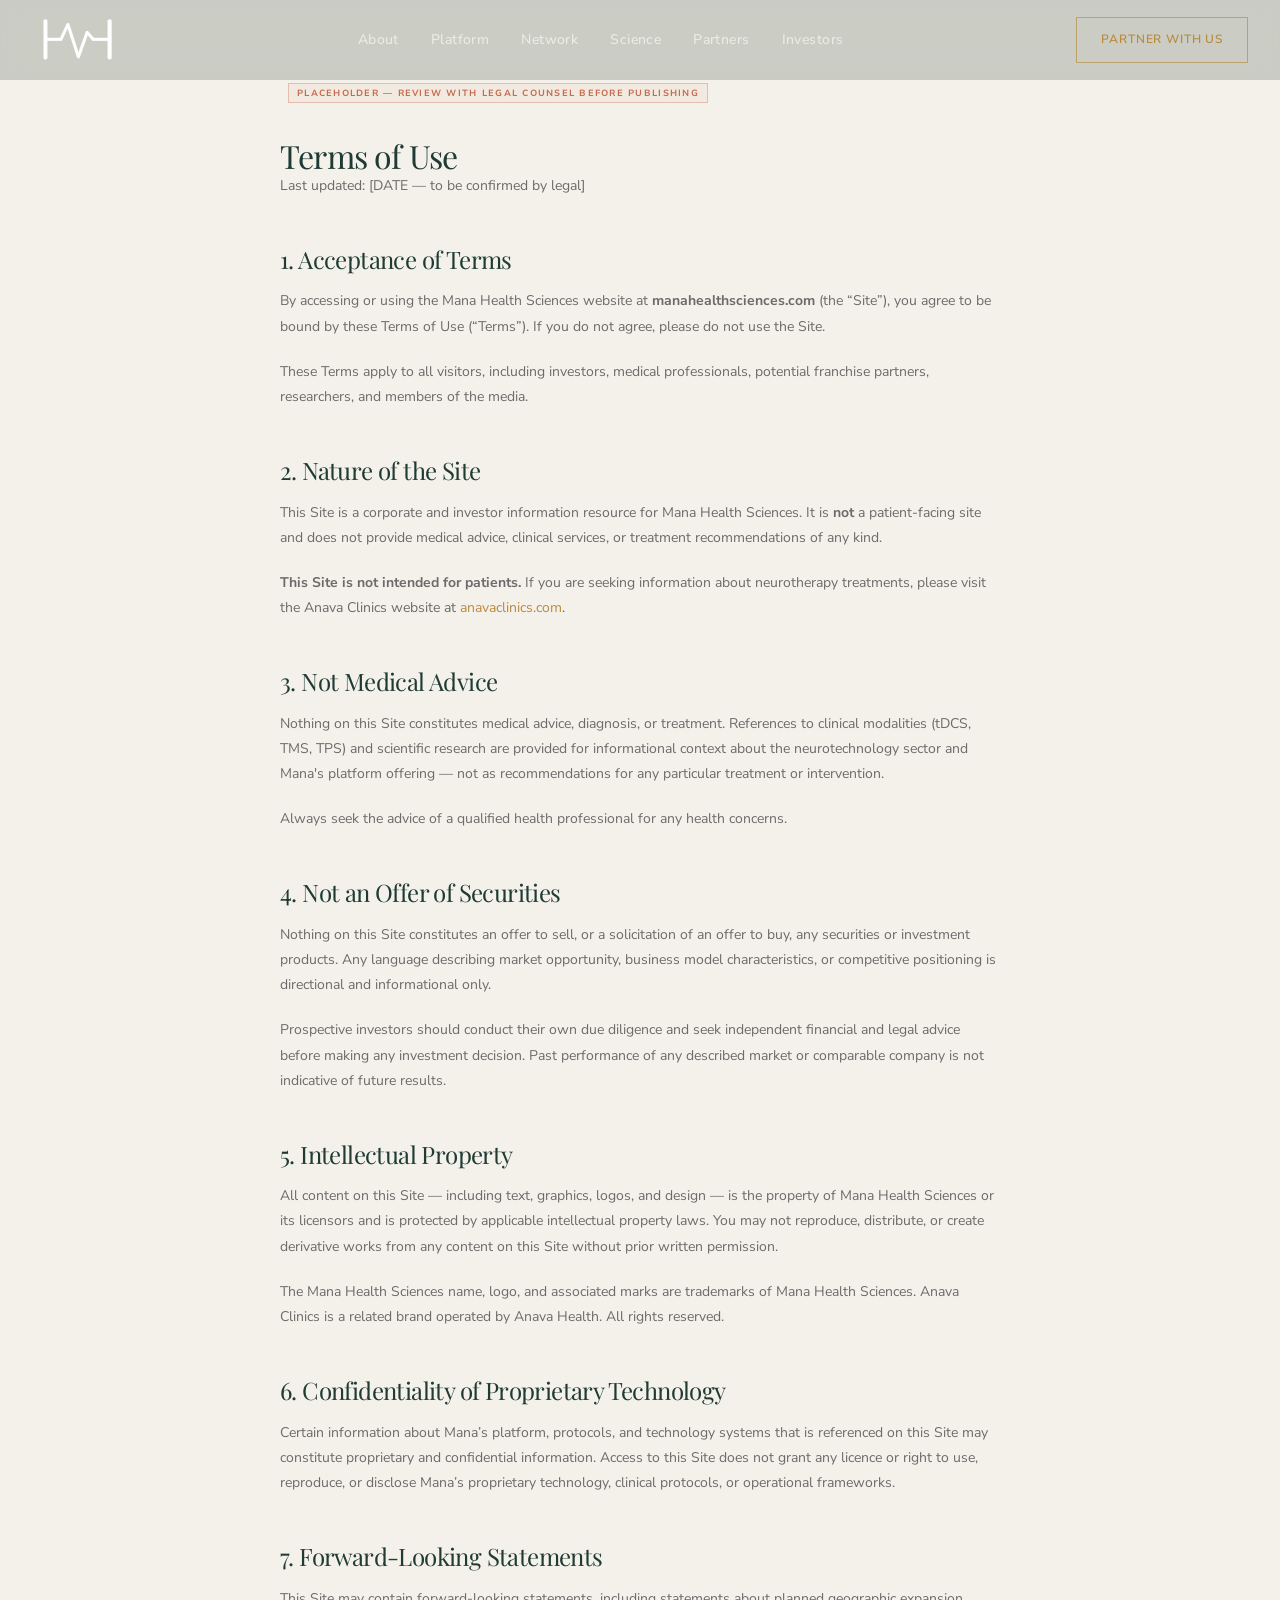
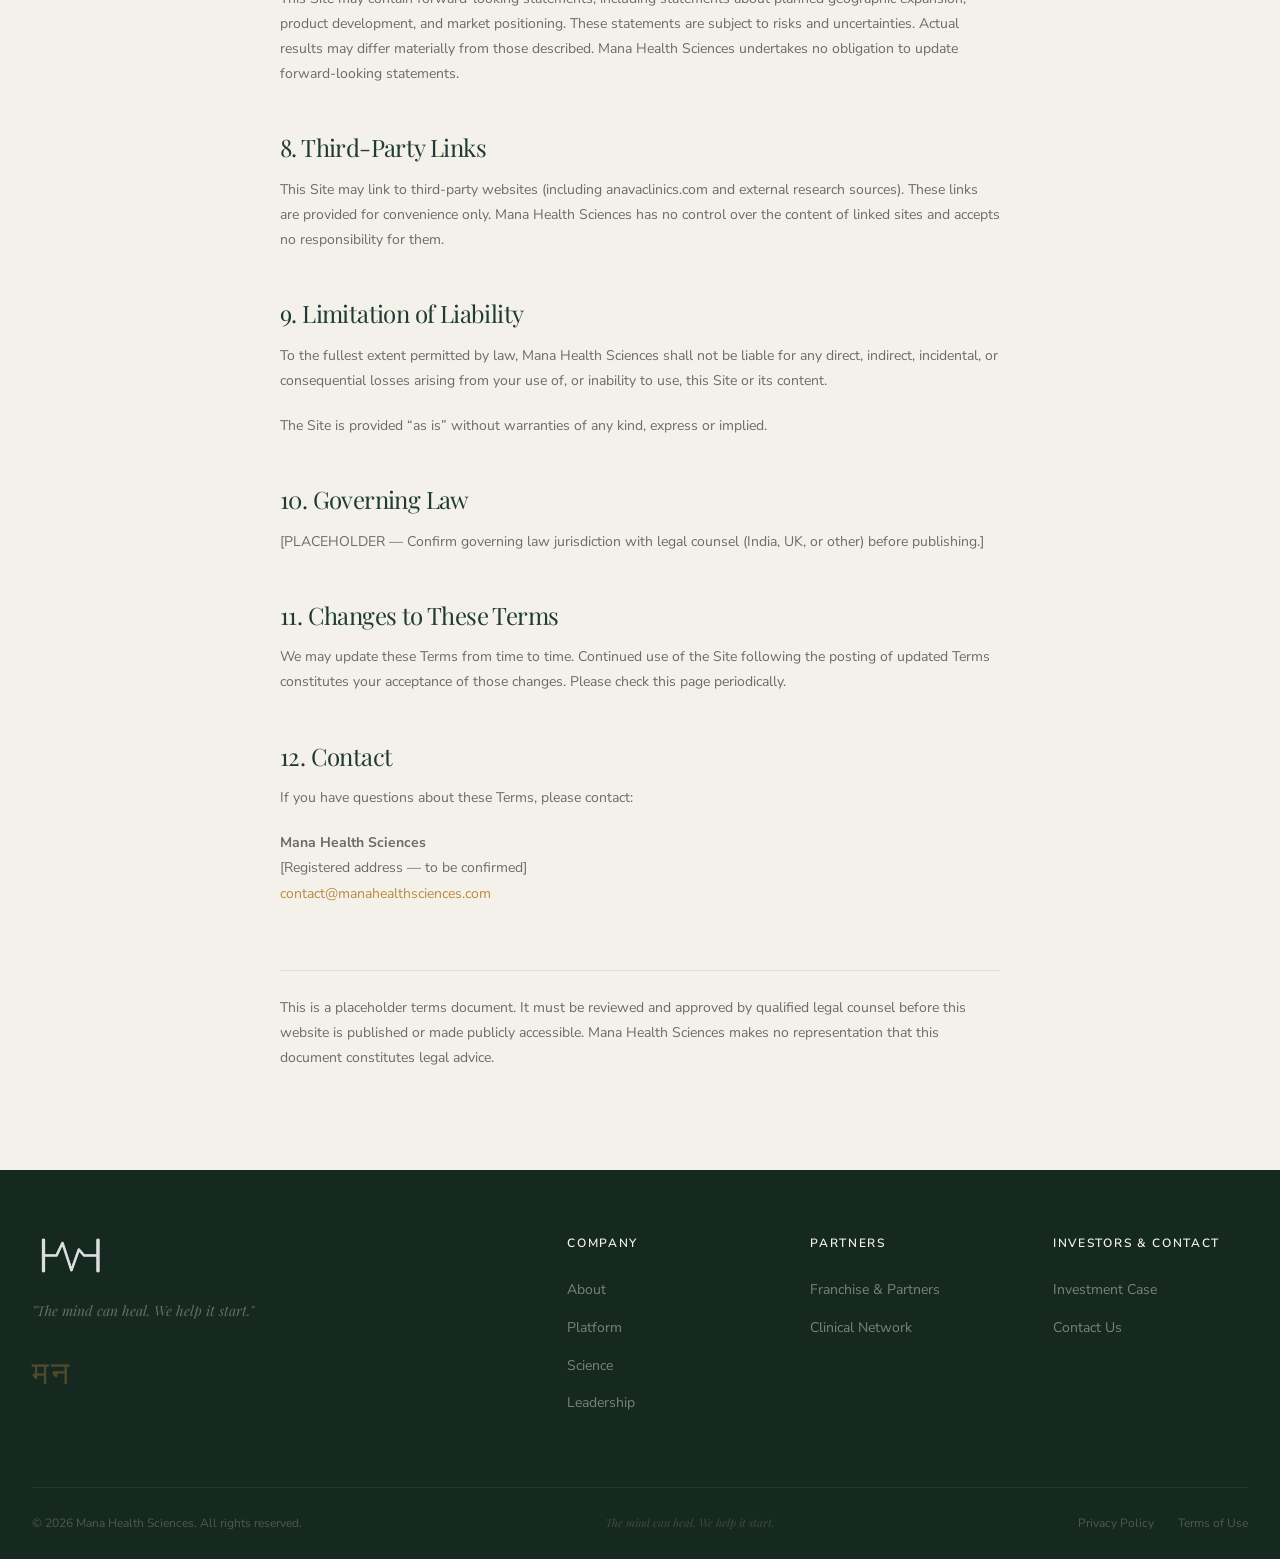
<file: terms.html>
<!DOCTYPE html>
<html lang="en">
<head>
  <meta charset="UTF-8">
  <meta name="viewport" content="width=device-width, initial-scale=1.0">
  <meta name="description" content="Terms of Use for the Mana Health Sciences website.">
  <meta name="robots" content="noindex">
  <meta name="theme-color" content="#1F3B34">
  <title>Terms of Use — Mana Health Sciences</title>
  <link rel="preconnect" href="https://fonts.googleapis.com">
  <link rel="preconnect" href="https://fonts.gstatic.com" crossorigin>
  <link rel="stylesheet" href="css/styles.css">
  <link rel="stylesheet" href="css/components.css">
  <link rel="stylesheet" href="css/responsive.css">
  <link rel="icon" type="image/png" href="assets/images/logo.png">

  <style>
    .legal-body {
      max-width: 720px;
      margin: 0 auto;
      padding: var(--space-20) 0;
    }
    .legal-body h2 {
      font-family: var(--font-display);
      font-size: var(--text-xl);
      color: var(--deep-pine);
      margin-top: var(--space-12);
      margin-bottom: var(--space-4);
    }
    .legal-body h3 {
      font-size: var(--text-base);
      font-weight: 700;
      color: var(--graphite);
      margin-top: var(--space-8);
      margin-bottom: var(--space-3);
    }
    .legal-body p {
      font-size: var(--text-sm);
      line-height: 1.8;
      color: var(--color-text-muted);
      margin-bottom: var(--space-5);
    }
    .legal-body ul {
      list-style: disc;
      padding-left: var(--space-7);
      margin-bottom: var(--space-5);
    }
    .legal-body li {
      font-size: var(--text-sm);
      line-height: 1.8;
      color: var(--color-text-muted);
      margin-bottom: var(--space-2);
    }
    .legal-body a { color: var(--brass); }
    .legal-meta {
      font-size: var(--text-xs);
      color: var(--color-text-muted);
      border-top: 1px solid var(--color-border);
      padding-top: var(--space-6);
      margin-top: var(--space-16);
    }
  </style>
</head>
<body>

  <a class="skip-link" href="#main">Skip to main content</a>

  <nav class="nav" role="navigation" aria-label="Main navigation">
    <div class="container nav__inner">
      <a href="index.html" class="nav__logo" aria-label="Mana Health Sciences — Home">
        <img src="assets/images/logo.png" alt="Mana Health Sciences" onerror="this.style.display='none'; this.nextElementSibling.style.display='block'">
        <span class="nav__logo-text" style="display:none;">Mana</span>
      </a>
      <ul class="nav__links" role="list">
        <li><a href="about.html" class="nav__link">About</a></li>
        <li><a href="platform.html" class="nav__link">Platform</a></li>
        <li><a href="network.html" class="nav__link">Network</a></li>
        <li><a href="science.html" class="nav__link">Science</a></li>
        <li><a href="partners.html" class="nav__link">Partners</a></li>
        <li><a href="investors.html" class="nav__link">Investors</a></li>
      </ul>
      <a href="contact.html" class="nav__cta">Partner With Us</a>
      <button class="nav__toggle" aria-label="Open menu" aria-expanded="false" aria-controls="mobile-menu">
        <span class="nav__toggle-line"></span>
        <span class="nav__toggle-line"></span>
        <span class="nav__toggle-line"></span>
      </button>
    </div>
  </nav>

  <div class="nav__mobile-menu" id="mobile-menu" role="dialog" aria-label="Mobile navigation" aria-modal="true">
    <a href="about.html" class="nav__mobile-link">About</a>
    <a href="platform.html" class="nav__mobile-link">Platform</a>
    <a href="network.html" class="nav__mobile-link">Network</a>
    <a href="science.html" class="nav__mobile-link">Science</a>
    <a href="partners.html" class="nav__mobile-link">Partners</a>
    <a href="investors.html" class="nav__mobile-link">Investors</a>
    <a href="contact.html" class="btn btn--primary nav__mobile-cta">Partner With Us</a>
  </div>

  <main id="main">
    <div class="container">
      <div class="legal-body">

        <span class="placeholder-tag">PLACEHOLDER — Review with legal counsel before publishing</span>

        <h1 class="section-title" style="margin-top: var(--space-8);">Terms of Use</h1>
        <p>Last updated: [DATE — to be confirmed by legal]</p>

        <h2>1. Acceptance of Terms</h2>
        <p>By accessing or using the Mana Health Sciences website at <strong>manahealthsciences.com</strong> (the &ldquo;Site&rdquo;), you agree to be bound by these Terms of Use (&ldquo;Terms&rdquo;). If you do not agree, please do not use the Site.</p>
        <p>These Terms apply to all visitors, including investors, medical professionals, potential franchise partners, researchers, and members of the media.</p>

        <h2>2. Nature of the Site</h2>
        <p>This Site is a corporate and investor information resource for Mana Health Sciences. It is <strong>not</strong> a patient-facing site and does not provide medical advice, clinical services, or treatment recommendations of any kind.</p>
        <p><strong>This Site is not intended for patients.</strong> If you are seeking information about neurotherapy treatments, please visit the Anava Clinics website at <a href="https://anavaclinics.com">anavaclinics.com</a>.</p>

        <h2>3. Not Medical Advice</h2>
        <p>Nothing on this Site constitutes medical advice, diagnosis, or treatment. References to clinical modalities (tDCS, TMS, TPS) and scientific research are provided for informational context about the neurotechnology sector and Mana's platform offering — not as recommendations for any particular treatment or intervention.</p>
        <p>Always seek the advice of a qualified health professional for any health concerns.</p>

        <h2>4. Not an Offer of Securities</h2>
        <p>Nothing on this Site constitutes an offer to sell, or a solicitation of an offer to buy, any securities or investment products. Any language describing market opportunity, business model characteristics, or competitive positioning is directional and informational only.</p>
        <p>Prospective investors should conduct their own due diligence and seek independent financial and legal advice before making any investment decision. Past performance of any described market or comparable company is not indicative of future results.</p>

        <h2>5. Intellectual Property</h2>
        <p>All content on this Site — including text, graphics, logos, and design — is the property of Mana Health Sciences or its licensors and is protected by applicable intellectual property laws. You may not reproduce, distribute, or create derivative works from any content on this Site without prior written permission.</p>
        <p>The Mana Health Sciences name, logo, and associated marks are trademarks of Mana Health Sciences. Anava Clinics is a related brand operated by Anava Health. All rights reserved.</p>

        <h2>6. Confidentiality of Proprietary Technology</h2>
        <p>Certain information about Mana&rsquo;s platform, protocols, and technology systems that is referenced on this Site may constitute proprietary and confidential information. Access to this Site does not grant any licence or right to use, reproduce, or disclose Mana&rsquo;s proprietary technology, clinical protocols, or operational frameworks.</p>

        <h2>7. Forward-Looking Statements</h2>
        <p>This Site may contain forward-looking statements, including statements about planned geographic expansion, product development, and market positioning. These statements are subject to risks and uncertainties. Actual results may differ materially from those described. Mana Health Sciences undertakes no obligation to update forward-looking statements.</p>

        <h2>8. Third-Party Links</h2>
        <p>This Site may link to third-party websites (including anavaclinics.com and external research sources). These links are provided for convenience only. Mana Health Sciences has no control over the content of linked sites and accepts no responsibility for them.</p>

        <h2>9. Limitation of Liability</h2>
        <p>To the fullest extent permitted by law, Mana Health Sciences shall not be liable for any direct, indirect, incidental, or consequential losses arising from your use of, or inability to use, this Site or its content.</p>
        <p>The Site is provided &ldquo;as is&rdquo; without warranties of any kind, express or implied.</p>

        <h2>10. Governing Law</h2>
        <p>[PLACEHOLDER — Confirm governing law jurisdiction with legal counsel (India, UK, or other) before publishing.]</p>

        <h2>11. Changes to These Terms</h2>
        <p>We may update these Terms from time to time. Continued use of the Site following the posting of updated Terms constitutes your acceptance of those changes. Please check this page periodically.</p>

        <h2>12. Contact</h2>
        <p>If you have questions about these Terms, please contact:</p>
        <p>
          <strong>Mana Health Sciences</strong><br>
          [Registered address — to be confirmed]<br>
          <a href="mailto:contact@manahealthsciences.com">contact@manahealthsciences.com</a>
        </p>

        <div class="legal-meta">
          <p>This is a placeholder terms document. It must be reviewed and approved by qualified legal counsel before this website is published or made publicly accessible. Mana Health Sciences makes no representation that this document constitutes legal advice.</p>
        </div>

      </div>
    </div>
  </main>

  <footer class="footer" role="contentinfo">
    <div class="container">
      <div class="footer__main">
        <div class="footer__brand">
          <div class="footer__logo">
            <img src="assets/images/logo.png" alt="Mana Health Sciences" onerror="this.style.display='none'; this.nextElementSibling.style.display='block'">
            <span class="footer__logo-text" style="display:none;">Mana</span>
          </div>
          <p class="footer__tagline">"The mind can heal. We help it start."</p>
          <span class="footer__sanskrit" title="Mana — mind, consciousness (Sanskrit)">मन</span>
        </div>
        <nav aria-label="Company navigation">
          <span class="footer__col-title">Company</span>
          <ul class="footer__links" role="list">
            <li><a href="about.html" class="footer__link">About</a></li>
            <li><a href="platform.html" class="footer__link">Platform</a></li>
            <li><a href="science.html" class="footer__link">Science</a></li>
            <li><a href="about.html#leadership" class="footer__link">Leadership</a></li>
          </ul>
        </nav>
        <nav aria-label="Partners navigation">
          <span class="footer__col-title">Partners</span>
          <ul class="footer__links" role="list">
            <li><a href="partners.html" class="footer__link">Franchise &amp; Partners</a></li>
            <li><a href="network.html" class="footer__link">Clinical Network</a></li>
          </ul>
        </nav>
        <div>
          <span class="footer__col-title">Investors &amp; Contact</span>
          <ul class="footer__links" role="list">
            <li><a href="investors.html" class="footer__link">Investment Case</a></li>
            <li><a href="contact.html" class="footer__link">Contact Us</a></li>
          </ul>
        </div>
      </div>
      <div class="footer__bottom">
        <p class="footer__copyright">&copy; 2026 Mana Health Sciences. All rights reserved.</p>
        <p class="footer__motto">The mind can heal. We help it start.</p>
        <div class="footer__legal">
          <a href="privacy.html" class="footer__legal-link">Privacy Policy</a>
          <a href="terms.html" class="footer__legal-link">Terms of Use</a>
        </div>
      </div>
    </div>
  </footer>

  <script src="js/scripts.js"></script>
</body>
</html>
</file>
<file: css/styles.css>
/* ==========================================================================
   MANA HEALTH SCIENCES — Design System
   styles.css — Variables, Reset, Base Styles, Typography, Utilities
   ========================================================================== */

@import url('https://fonts.googleapis.com/css2?family=Playfair+Display:ital,wght@0,400;0,600;0,700;1,400;1,600&family=Nunito+Sans:ital,wght@0,300;0,400;0,500;0,600;0,700;1,300&display=swap');

/* --------------------------------------------------------------------------
   CSS Variables — MANA Design System
   -------------------------------------------------------------------------- */

:root {
  /* Brand Colours */
  --deep-pine:       #1F3B34;
  --brass:           #B98A3E;
  --clay:            #C56B4F;
  --bone:            #F4F1EA;
  --graphite:        #2D2D2D;

  /* Derived Colours */
  --deep-pine-light: #2a4f46;
  --deep-pine-dark:  #152920;
  --bone-dark:       #E8E4DC;
  --brass-light:     #c9a05c;
  --brass-dim:       rgba(185, 138, 62, 0.15);
  --clay-light:      #d4826a;
  --graphite-muted:  #6b6b6b;
  --white:           #ffffff;

  /* Semantic Tokens */
  --color-bg:           var(--bone);
  --color-surface:      var(--white);
  --color-text:         var(--graphite);
  --color-text-muted:   var(--graphite-muted);
  --color-heading:      var(--deep-pine);
  --color-accent:       var(--brass);
  --color-accent-warm:  var(--clay);
  --color-border:       rgba(31, 59, 52, 0.10);
  --color-border-light: rgba(31, 59, 52, 0.05);

  /* Typography */
  --font-display: 'Playfair Display', Georgia, 'Times New Roman', serif;
  --font-body:    'Nunito Sans', -apple-system, BlinkMacSystemFont, sans-serif;

  /* Type Scale */
  --text-xs:   0.75rem;
  --text-sm:   0.875rem;
  --text-base: 1rem;
  --text-md:   1.125rem;
  --text-lg:   1.25rem;
  --text-xl:   1.5rem;
  --text-2xl:  2rem;
  --text-3xl:  2.5rem;
  --text-4xl:  3.25rem;
  --text-5xl:  4rem;
  --text-6xl:  5rem;
  --text-hero: clamp(3rem, 7vw, 6rem);

  /* Line Heights */
  --leading-tight:   1.1;
  --leading-snug:    1.3;
  --leading-normal:  1.6;
  --leading-relaxed: 1.85;

  /* Letter Spacing */
  --tracking-tight:   -0.025em;
  --tracking-normal:  0;
  --tracking-wide:    0.03em;
  --tracking-wider:   0.07em;
  --tracking-widest:  0.14em;

  /* Spacing */
  --space-1:  0.25rem;
  --space-2:  0.5rem;
  --space-3:  0.75rem;
  --space-4:  1rem;
  --space-5:  1.25rem;
  --space-6:  1.5rem;
  --space-8:  2rem;
  --space-10: 2.5rem;
  --space-12: 3rem;
  --space-16: 4rem;
  --space-20: 5rem;
  --space-24: 6rem;
  --space-32: 8rem;

  /* Radius */
  --radius-sm: 3px;
  --radius-md: 6px;
  --radius-lg: 12px;
  --radius-xl: 20px;

  /* Shadows */
  --shadow-sm: 0 1px 4px rgba(21, 41, 32, 0.06);
  --shadow-md: 0 4px 20px rgba(21, 41, 32, 0.09);
  --shadow-lg: 0 8px 40px rgba(21, 41, 32, 0.12);
  --shadow-xl: 0 16px 56px rgba(21, 41, 32, 0.14);

  /* Transitions */
  --transition-fast: 0.15s ease;
  --transition-base: 0.25s ease;
  --transition-slow: 0.45s ease;

  /* Layout */
  --container-max:    1280px;
  --container-narrow: 840px;
  --container-wide:   1440px;
  --nav-height:       80px;
}

/* --------------------------------------------------------------------------
   Reset
   -------------------------------------------------------------------------- */

*, *::before, *::after {
  box-sizing: border-box;
  margin: 0;
  padding: 0;
}

html {
  font-size: 16px;
  scroll-behavior: smooth;
  -webkit-text-size-adjust: 100%;
  overflow-x: hidden;
}

body {
  font-family: var(--font-body);
  font-size: var(--text-base);
  font-weight: 400;
  line-height: var(--leading-normal);
  color: var(--color-text);
  background-color: var(--color-bg);
  -webkit-font-smoothing: antialiased;
  -moz-osx-font-smoothing: grayscale;
  overflow-x: hidden;
  width: 100%;
}

img, video, svg { display: block; max-width: 100%; height: auto; }
a { color: inherit; text-decoration: none; }
ul, ol { list-style: none; }
button { border: none; background: none; font-family: inherit; cursor: pointer; }
input, textarea, select { font-family: inherit; font-size: inherit; }

h1, h2, h3, h4, h5, h6 {
  font-family: var(--font-display);
  font-weight: 400;
  line-height: var(--leading-tight);
  color: var(--color-heading);
  letter-spacing: var(--tracking-tight);
}

p { line-height: var(--leading-relaxed); }

/* --------------------------------------------------------------------------
   Layout
   -------------------------------------------------------------------------- */

.container {
  width: 100%;
  max-width: var(--container-max);
  margin: 0 auto;
  padding: 0 var(--space-8);
}

.container--narrow {
  max-width: var(--container-narrow);
  margin: 0 auto;
  padding: 0 var(--space-8);
}

.container--wide {
  max-width: var(--container-wide);
  margin: 0 auto;
  padding: 0 var(--space-8);
}

.section       { padding: var(--space-24) 0; overflow-x: hidden; }
.section--lg   { padding: var(--space-32) 0; overflow-x: hidden; }
.section--sm   { padding: var(--space-16) 0; overflow-x: hidden; }

/* --------------------------------------------------------------------------
   Typography Scale
   -------------------------------------------------------------------------- */

.label {
  font-family: var(--font-body);
  font-size: var(--text-xs);
  font-weight: 600;
  letter-spacing: var(--tracking-widest);
  text-transform: uppercase;
}

.section-label {
  display: inline-flex;
  align-items: center;
  gap: var(--space-3);
  font-size: var(--text-xs);
  font-weight: 600;
  letter-spacing: var(--tracking-widest);
  text-transform: uppercase;
  color: var(--brass);
  margin-bottom: var(--space-6);
}

.section-label::before {
  content: '';
  display: block;
  width: 24px;
  height: 1px;
  background-color: var(--brass);
  flex-shrink: 0;
}

/* --------------------------------------------------------------------------
   Colour Utilities
   -------------------------------------------------------------------------- */

.text-pine     { color: var(--deep-pine); }
.text-brass    { color: var(--brass); }
.text-clay     { color: var(--clay); }
.text-bone     { color: var(--bone); }
.text-muted    { color: var(--color-text-muted); }
.text-white    { color: var(--white); }

.bg-pine       { background-color: var(--deep-pine); }
.bg-pine-dark  { background-color: var(--deep-pine-dark); }
.bg-bone       { background-color: var(--bone); }
.bg-surface    { background-color: var(--color-surface); }

/* --------------------------------------------------------------------------
   Animation System
   -------------------------------------------------------------------------- */

@keyframes fadeUp {
  from { opacity: 0; transform: translateY(28px); }
  to   { opacity: 1; transform: translateY(0); }
}

@keyframes fadeIn {
  from { opacity: 0; }
  to   { opacity: 1; }
}

@keyframes slideDown {
  from { opacity: 0; transform: translateY(-8px); }
  to   { opacity: 1; transform: translateY(0); }
}

@keyframes pulseGlow {
  0%, 100% { box-shadow: 0 0 0 0 rgba(185, 138, 62, 0.2); }
  50%       { box-shadow: 0 0 0 8px rgba(185, 138, 62, 0); }
}

@keyframes pulseBar {
  0%, 100% { opacity: 1; }
  50%       { opacity: 0.45; }
}

.reveal {
  opacity: 0;
  transform: translateY(32px);
  transition: opacity 0.7s ease, transform 0.7s ease;
}

.reveal.visible {
  opacity: 1;
  transform: translateY(0);
}

.reveal-delay-1 { transition-delay: 0.1s; }
.reveal-delay-2 { transition-delay: 0.2s; }
.reveal-delay-3 { transition-delay: 0.3s; }
.reveal-delay-4 { transition-delay: 0.4s; }
.reveal-delay-5 { transition-delay: 0.5s; }

/* --------------------------------------------------------------------------
   Accessibility
   -------------------------------------------------------------------------- */

.sr-only {
  position: absolute;
  width: 1px; height: 1px;
  padding: 0; margin: -1px;
  overflow: hidden;
  clip: rect(0,0,0,0);
  white-space: nowrap;
  border: 0;
}

:focus-visible {
  outline: 2px solid var(--brass);
  outline-offset: 3px;
  border-radius: var(--radius-sm);
}

.skip-link {
  position: absolute;
  top: -100%;
  left: var(--space-4);
  background: var(--deep-pine);
  color: var(--bone);
  padding: var(--space-3) var(--space-6);
  z-index: 9999;
  font-size: var(--text-sm);
  font-weight: 600;
  border-radius: 0 0 var(--radius-md) var(--radius-md);
  transition: top var(--transition-fast);
}

.skip-link:focus { top: 0; }

/* --------------------------------------------------------------------------
   Dividers & Decorative
   -------------------------------------------------------------------------- */

.divider {
  width: 48px; height: 1px;
  background-color: var(--brass);
  margin: var(--space-6) 0;
}

.divider--center { margin: var(--space-6) auto; }
.divider--lg { width: 64px; height: 1.5px; }

/* --------------------------------------------------------------------------
   Grid Primitives
   -------------------------------------------------------------------------- */

.grid-2 { display: grid; grid-template-columns: repeat(2, minmax(0, 1fr)); gap: var(--space-8); }
.grid-3 { display: grid; grid-template-columns: repeat(3, minmax(0, 1fr)); gap: var(--space-8); }
.grid-4 { display: grid; grid-template-columns: repeat(4, minmax(0, 1fr)); gap: var(--space-6); }
</file>
<file: css/components.css>
/* ==========================================================================
   MANA HEALTH SCIENCES — Components
   components.css — All UI components and section styles
   ========================================================================== */

/* --------------------------------------------------------------------------
   Navigation
   -------------------------------------------------------------------------- */

.nav {
  position: fixed;
  top: 0;
  left: 0;
  right: 0;
  z-index: 1000;
  height: var(--nav-height);
  display: flex;
  align-items: center;
  background-color: rgba(21, 41, 32, 0.18);
  backdrop-filter: blur(16px);
  -webkit-backdrop-filter: blur(16px);
  transition: background-color var(--transition-base), box-shadow var(--transition-base);
}

.nav--scrolled {
  background-color: rgba(21, 41, 32, 0.97);
  backdrop-filter: blur(16px);
  -webkit-backdrop-filter: blur(16px);
  box-shadow: 0 1px 0 rgba(185,138,62,0.12), 0 4px 20px rgba(21,41,32,0.22);
}

.nav--scrolled .nav__logo img { filter: brightness(0) invert(1); }
.nav--scrolled .nav__logo-text { color: var(--bone); }
.nav--scrolled .nav__link { color: rgba(244,241,234,0.75); }
.nav--scrolled .nav__link::after { background-color: var(--brass); }
.nav--scrolled .nav__link:hover,
.nav--scrolled .nav__link--active { color: var(--brass); }

.nav--scrolled .nav__cta {
  background-color: var(--brass);
  border-color: var(--brass);
  color: var(--white);
}
.nav--scrolled .nav__cta:hover {
  background-color: var(--brass-light);
  border-color: var(--brass-light);
}
.nav--scrolled .nav__toggle-line { background-color: var(--bone); }

.nav__inner {
  display: flex;
  align-items: center;
  justify-content: space-between;
  width: 100%;
}

.nav__logo {
  display: flex;
  align-items: center;
  flex-shrink: 0;
}

.nav__logo img {
  height: 52px;
  width: auto;
  object-fit: contain;
  filter: brightness(0) invert(1);
}

.nav__logo-text {
  font-family: var(--font-display);
  font-size: 1.4rem;
  font-weight: 600;
  letter-spacing: 0.12em;
  color: var(--white);
  text-transform: uppercase;
}

.nav__links {
  display: flex;
  align-items: center;
  gap: var(--space-8);
}

.nav__link {
  font-size: var(--text-sm);
  font-weight: 500;
  letter-spacing: var(--tracking-wide);
  color: rgba(244,241,234,0.82);
  transition: color var(--transition-fast);
  position: relative;
}

.nav__link::after {
  content: '';
  position: absolute;
  bottom: -4px; left: 0;
  width: 0; height: 1px;
  background-color: var(--brass);
  transition: width var(--transition-base);
}

.nav__link:hover,
.nav__link--active { color: var(--bone); }

.nav__link:hover::after,
.nav__link--active::after { width: 100%; }

.nav__cta {
  padding: var(--space-3) var(--space-6);
  background-color: transparent;
  border: 1px solid rgba(185,138,62,0.65);
  color: var(--brass);
  font-family: var(--font-body);
  font-size: var(--text-xs);
  font-weight: 600;
  letter-spacing: var(--tracking-wider);
  text-transform: uppercase;
  cursor: pointer;
  transition: background-color var(--transition-fast), border-color var(--transition-fast), color var(--transition-fast);
  display: inline-block;
  white-space: nowrap;
}

.nav__cta:hover {
  background-color: var(--brass);
  border-color: var(--brass);
  color: var(--white);
}

/* Mobile Toggle */
.nav__toggle {
  display: none;
  flex-direction: column;
  gap: 6px;
  cursor: pointer;
  padding: 10px 12px;
  background: rgba(21, 41, 32, 0.35);
  backdrop-filter: blur(8px);
  -webkit-backdrop-filter: blur(8px);
  border: none;
  border-radius: var(--radius-sm);
  z-index: 10;
  transition: background var(--transition-base);
}

.nav--scrolled .nav__toggle {
  background: rgba(244, 241, 234, 0.08);
}

.nav__toggle-line {
  display: block;
  width: 22px; height: 1.5px;
  background-color: var(--bone);
  transform-origin: center;
  transition: transform var(--transition-base), opacity var(--transition-base);
}

/* Mobile Menu */
.nav__mobile-menu {
  display: none;
  position: fixed;
  top: 0; left: 0; right: 0; bottom: 0;
  background-color: var(--deep-pine-dark);
  z-index: 998;
  padding: calc(var(--nav-height) + var(--space-8)) var(--space-8) var(--space-10) var(--space-8);
  flex-direction: column;
  justify-content: center;
  gap: 0;
  overflow-y: auto;
}

.nav__mobile-menu.open { display: flex; }

.nav__mobile-link {
  font-family: var(--font-display);
  font-size: clamp(1.6rem, 5vw, 2.2rem);
  font-weight: 400;
  color: rgba(244, 241, 234, 0.60);
  letter-spacing: -0.01em;
  border-bottom: 1px solid rgba(185, 138, 62, 0.10);
  padding: var(--space-5) 0;
  transition: color var(--transition-fast), padding-left var(--transition-fast);
  display: flex;
  align-items: center;
  justify-content: space-between;
}

.nav__mobile-link::after {
  content: '→';
  font-family: var(--font-body);
  font-size: var(--text-base);
  opacity: 0;
  transform: translateX(-8px);
  transition: opacity var(--transition-fast), transform var(--transition-fast);
}

.nav__mobile-link:hover {
  color: var(--bone);
  padding-left: var(--space-3);
}

.nav__mobile-link:hover::after {
  opacity: 1;
  transform: translateX(0);
}

.nav__mobile-cta {
  margin-top: var(--space-8);
  align-self: stretch;
  text-align: center;
  background-color: var(--brass);
  border-color: var(--brass);
  color: var(--white);
  padding: var(--space-5) var(--space-8);
  justify-content: center;
}

/* --------------------------------------------------------------------------
   Buttons
   -------------------------------------------------------------------------- */

.btn {
  display: inline-flex;
  align-items: center;
  gap: var(--space-2);
  font-family: var(--font-body);
  font-size: var(--text-xs);
  font-weight: 600;
  letter-spacing: var(--tracking-wider);
  text-transform: uppercase;
  cursor: pointer;
  transition: all var(--transition-base);
  white-space: nowrap;
  text-decoration: none;
  border-radius: 0;
  padding: var(--space-4) var(--space-8);
}

.btn--primary {
  background-color: var(--brass);
  color: var(--white);
  border: 1.5px solid var(--brass);
}
.btn--primary:hover {
  background-color: var(--brass-light);
  border-color: var(--brass-light);
  transform: translateY(-1px);
  box-shadow: 0 4px 16px rgba(185,138,62,0.28);
}

.btn--outline {
  background-color: transparent;
  color: var(--bone);
  border: 1.5px solid rgba(244, 241, 234, 0.35);
}
.btn--outline:hover {
  background-color: rgba(244, 241, 234, 0.08);
  border-color: rgba(244, 241, 234, 0.65);
}

.btn--outline-pine {
  background-color: transparent;
  color: var(--deep-pine);
  border: 1.5px solid var(--deep-pine);
}
.btn--outline-pine:hover {
  background-color: var(--deep-pine);
  color: var(--bone);
}

.btn--outline-brass {
  background-color: transparent;
  color: var(--brass);
  border: 1.5px solid var(--brass);
}
.btn--outline-brass:hover {
  background-color: var(--brass);
  color: var(--white);
}

.btn--pine {
  background-color: var(--deep-pine);
  color: var(--bone);
  border: 1.5px solid var(--deep-pine);
}
.btn--pine:hover {
  background-color: var(--deep-pine-light);
  border-color: var(--deep-pine-light);
  transform: translateY(-1px);
}

.btn--lg {
  font-size: var(--text-sm);
  padding: var(--space-5) var(--space-10);
}

.btn svg {
  flex-shrink: 0;
  transition: transform var(--transition-fast);
}
.btn:hover svg { transform: translateX(3px); }

/* --------------------------------------------------------------------------
   Shared Image Utilities
   -------------------------------------------------------------------------- */

.img-fill {
  position: absolute;
  inset: 0;
  width: 100%;
  height: 100%;
  object-fit: cover;
  object-position: center;
  display: block;
}

.img-overlay {
  position: absolute;
  inset: 0;
  pointer-events: none;
}

/* --------------------------------------------------------------------------
   Hero — Homepage Full-Bleed
   -------------------------------------------------------------------------- */

.hero {
  min-height: 100vh;
  display: flex;
  align-items: stretch;
  overflow: hidden;
  position: relative;
  background:
    linear-gradient(to right, rgba(21,41,32,0.92) 0%, rgba(21,41,32,0.72) 55%, rgba(21,41,32,0.18) 100%),
    linear-gradient(to top, rgba(0,0,0,0.55) 0%, transparent 60%),
    var(--deep-pine);
}

.hero__bg {
  position: absolute;
  inset: 0;
  background:
    radial-gradient(ellipse at 70% 40%, rgba(185,138,62,0.08) 0%, transparent 60%),
    radial-gradient(ellipse at 20% 80%, rgba(31,59,52,0.5) 0%, transparent 50%);
  pointer-events: none;
}

.hero__grid-pattern {
  position: absolute;
  inset: 0;
  background-image:
    linear-gradient(rgba(185,138,62,0.03) 1px, transparent 1px),
    linear-gradient(90deg, rgba(185,138,62,0.03) 1px, transparent 1px);
  background-size: 64px 64px;
  pointer-events: none;
}

.hero__left {
  position: relative;
  z-index: 1;
  display: flex;
  flex-direction: column;
  justify-content: center;
  width: 100%;
  max-width: 62%;
  min-height: 100vh;
  color: var(--bone);
  padding: calc(var(--nav-height) + var(--space-16)) var(--space-12) var(--space-16) max(var(--space-8), calc((100vw - 1280px) / 2 + var(--space-8)));
}

.hero__eyebrow {
  display: flex;
  align-items: center;
  gap: var(--space-3);
  font-size: var(--text-xs);
  font-weight: 700;
  letter-spacing: var(--tracking-widest);
  text-transform: uppercase;
  color: var(--brass);
  margin-bottom: var(--space-7);
  animation: fadeUp 0.7s ease both;
}

.hero__eyebrow::before {
  content: '';
  display: block;
  width: 28px;
  height: 1px;
  background: var(--brass);
  flex-shrink: 0;
}

.hero__headline {
  font-family: var(--font-display);
  font-size: clamp(2.8rem, 5vw, 5rem);
  font-weight: 400;
  line-height: 1.08;
  letter-spacing: -0.02em;
  color: var(--bone);
  margin-bottom: var(--space-6);
  animation: fadeUp 0.7s ease 0.1s both;
}

.hero__headline em {
  color: var(--brass);
  font-style: italic;
}

.hero__subheadline {
  font-size: 1.1rem;
  font-weight: 300;
  line-height: 1.75;
  max-width: 520px;
  margin-bottom: var(--space-10);
  color: rgba(244,241,234,0.78);
  animation: fadeUp 0.7s ease 0.2s both;
}

.hero__actions {
  display: flex;
  align-items: center;
  gap: var(--space-4);
  flex-wrap: wrap;
  animation: fadeUp 0.7s ease 0.3s both;
}

.hero__trust {
  margin-top: var(--space-16);
  padding-top: var(--space-8);
  border-top: 1px solid rgba(185,138,62,0.18);
  display: flex;
  align-items: center;
  gap: var(--space-10);
  flex-wrap: wrap;
  animation: fadeUp 0.7s ease 0.45s both;
}

.hero__trust-item {
  display: flex;
  align-items: center;
  gap: var(--space-2);
  font-size: var(--text-xs);
  font-weight: 500;
  color: rgba(244,241,234,0.5);
  letter-spacing: var(--tracking-wide);
  text-transform: uppercase;
}

.hero__trust-item svg { color: var(--brass); flex-shrink: 0; }

.hero__right {
  position: absolute;
  right: 0; top: 0; bottom: 0;
  width: 42%;
  pointer-events: none;
  overflow: hidden;
  display: flex;
  align-items: center;
  justify-content: center;
}

.hero__visual-block {
  position: absolute;
  inset: 0;
  background:
    linear-gradient(135deg, rgba(21,41,32,0.4) 0%, transparent 50%),
    linear-gradient(to bottom, transparent 30%, rgba(21,41,32,0.6) 100%);
}

/* --------------------------------------------------------------------------
   Stat Band
   -------------------------------------------------------------------------- */

.stat-band {
  background-color: var(--deep-pine);
  padding: var(--space-10) 0;
  border-top: 1px solid rgba(185, 138, 62, 0.15);
  border-bottom: 1px solid rgba(185, 138, 62, 0.08);
  overflow: hidden;
}

.stat-band__inner {
  display: grid;
  grid-template-columns: repeat(4, minmax(0, 1fr));
  gap: 1px;
  background-color: rgba(185,138,62,0.1);
}

.stat-band__item {
  background-color: var(--deep-pine);
  padding: var(--space-8) var(--space-8);
  text-align: center;
}

.stat-band__value {
  font-family: var(--font-display);
  font-size: clamp(2rem, 3.5vw, 3rem);
  font-weight: 200;
  color: var(--brass);
  line-height: 1;
  margin-bottom: var(--space-2);
  letter-spacing: var(--tracking-tight);
}

.stat-band__label {
  font-size: var(--text-xs);
  font-weight: 500;
  letter-spacing: var(--tracking-wide);
  text-transform: uppercase;
  color: rgba(244,241,234,0.45);
}

/* --------------------------------------------------------------------------
   Page Hero (inner pages)
   -------------------------------------------------------------------------- */

.page-hero {
  background-color: var(--deep-pine);
  padding: calc(var(--nav-height) + var(--space-16)) 0 var(--space-20);
  position: relative;
  overflow: hidden;
}

.page-hero::before {
  content: '';
  position: absolute;
  inset: 0;
  background-image:
    linear-gradient(rgba(185,138,62,0.035) 1px, transparent 1px),
    linear-gradient(90deg, rgba(185,138,62,0.035) 1px, transparent 1px);
  background-size: 56px 56px;
  pointer-events: none;
}

.page-hero::after {
  content: '';
  position: absolute;
  bottom: 0; left: 0; right: 0;
  height: 1px;
  background: linear-gradient(90deg, transparent, rgba(185,138,62,0.4), transparent);
}

.page-hero__eyebrow {
  display: inline-flex;
  align-items: center;
  gap: var(--space-3);
  font-size: var(--text-xs);
  font-weight: 700;
  letter-spacing: var(--tracking-widest);
  text-transform: uppercase;
  color: var(--brass);
  margin-bottom: var(--space-6);
}

.page-hero__eyebrow::before {
  content: '';
  display: block;
  width: 24px; height: 1px;
  background: var(--brass);
}

.page-hero__title {
  font-size: clamp(var(--text-4xl), 5vw, 4.5rem);
  font-weight: 300;
  color: var(--bone);
  margin-bottom: var(--space-5);
  line-height: 1.08;
}

.page-hero__title em {
  font-style: italic;
  color: var(--brass);
}

.page-hero__subtitle {
  font-size: var(--text-md);
  font-weight: 300;
  color: rgba(244,241,234,0.55);
  max-width: 580px;
  line-height: var(--leading-relaxed);
}

.page-hero__glow {
  position: absolute;
  top: -100px; right: -100px;
  width: 500px; height: 500px;
  border-radius: 50%;
  background: radial-gradient(circle, rgba(185,138,62,0.08) 0%, transparent 65%);
  pointer-events: none;
}

/* --------------------------------------------------------------------------
   What We Do — Three Tier Section
   -------------------------------------------------------------------------- */

.three-tier {
  background-color: var(--white);
}

.three-tier__header {
  max-width: 640px;
  margin-bottom: var(--space-16);
}

.three-tier__title {
  font-size: clamp(var(--text-3xl), 4vw, var(--text-5xl));
  margin-bottom: var(--space-4);
}

.three-tier__subtitle {
  color: var(--color-text-muted);
  font-weight: 300;
  line-height: var(--leading-relaxed);
}

.tier-cards {
  display: grid;
  grid-template-columns: repeat(3, minmax(0, 1fr));
  gap: var(--space-3);
}

.tier-card {
  border: 1px solid var(--color-border);
  padding: var(--space-10) var(--space-8);
  background-color: var(--bone);
  position: relative;
  overflow: hidden;
  transition: transform var(--transition-base), box-shadow var(--transition-base);
}

.tier-card::before {
  content: '';
  position: absolute;
  top: 0; left: 0; right: 0;
  height: 2px;
  background: linear-gradient(90deg, var(--deep-pine), var(--brass));
  transform: scaleX(0);
  transform-origin: left;
  transition: transform var(--transition-base);
}

.tier-card:hover::before { transform: scaleX(1); }
.tier-card:hover {
  transform: translateY(-4px);
  box-shadow: var(--shadow-lg);
}

.tier-card--featured {
  background-color: var(--deep-pine);
}

.tier-card__num {
  font-family: var(--font-display);
  font-size: 5rem;
  font-weight: 200;
  line-height: 1;
  color: rgba(31,59,52,0.06);
  margin-bottom: var(--space-4);
  letter-spacing: var(--tracking-tight);
  user-select: none;
}

.tier-card--featured .tier-card__num {
  color: rgba(185,138,62,0.12);
}

.tier-card__eyebrow {
  font-size: var(--text-xs);
  font-weight: 700;
  letter-spacing: var(--tracking-widest);
  text-transform: uppercase;
  color: var(--brass);
  margin-bottom: var(--space-4);
  display: block;
}

.tier-card__title {
  font-family: var(--font-display);
  font-size: var(--text-2xl);
  font-weight: 400;
  color: var(--deep-pine);
  margin-bottom: var(--space-4);
  line-height: var(--leading-snug);
}

.tier-card--featured .tier-card__title { color: var(--bone); }

.tier-card__body {
  font-size: var(--text-sm);
  color: var(--color-text-muted);
  line-height: var(--leading-relaxed);
  font-weight: 300;
}

.tier-card--featured .tier-card__body { color: rgba(244,241,234,0.55); }

.tier-card__link {
  display: inline-flex;
  align-items: center;
  gap: var(--space-2);
  margin-top: var(--space-6);
  font-size: var(--text-xs);
  font-weight: 600;
  letter-spacing: var(--tracking-wider);
  text-transform: uppercase;
  color: var(--brass);
  transition: gap var(--transition-fast);
}
.tier-card__link:hover { gap: var(--space-3); }

/* --------------------------------------------------------------------------
   Why Now / Market Section
   -------------------------------------------------------------------------- */

.why-now {
  background-color: var(--deep-pine);
  position: relative;
  overflow: hidden;
}

.why-now__glow {
  position: absolute;
  top: -120px; right: -120px;
  width: 640px; height: 640px;
  border-radius: 50%;
  background: radial-gradient(circle, rgba(185,138,62,0.07) 0%, transparent 65%);
  pointer-events: none;
}

.why-now__glow--2 {
  top: auto; right: auto;
  bottom: -80px; left: -80px;
  width: 400px; height: 400px;
  background: radial-gradient(circle, rgba(31,59,52,0.4) 0%, transparent 65%);
}

.why-now__grid {
  display: grid;
  grid-template-columns: 5fr 7fr;
  gap: var(--space-20);
  align-items: center;
}

.why-now__header {
  position: relative;
  z-index: 1;
}

.why-now__title {
  font-size: clamp(var(--text-3xl), 4vw, var(--text-5xl));
  font-weight: 300;
  color: var(--bone);
  margin-bottom: var(--space-6);
  line-height: 1.12;
}

.why-now__title em { font-style: italic; color: var(--brass); }

.why-now__body {
  font-size: var(--text-md);
  font-weight: 300;
  color: rgba(244,241,234,0.55);
  line-height: var(--leading-relaxed);
  margin-bottom: var(--space-8);
}

.why-now__points {
  position: relative;
  z-index: 1;
  display: flex;
  flex-direction: column;
  gap: var(--space-1);
}

.why-now__point {
  padding: var(--space-6) var(--space-8);
  border: 1px solid rgba(185,138,62,0.10);
  background-color: rgba(244,241,234,0.02);
  transition: background-color var(--transition-base), border-color var(--transition-base);
}

.why-now__point:hover {
  background-color: rgba(185,138,62,0.04);
  border-color: rgba(185,138,62,0.20);
}

.why-now__point-title {
  font-family: var(--font-display);
  font-size: var(--text-lg);
  font-weight: 400;
  color: var(--bone);
  margin-bottom: var(--space-2);
}

.why-now__point-body {
  font-size: var(--text-sm);
  color: rgba(244,241,234,0.45);
  line-height: var(--leading-relaxed);
  font-weight: 300;
}

/* --------------------------------------------------------------------------
   Brand Pillars
   -------------------------------------------------------------------------- */

.pillars {
  background-color: var(--bone);
  overflow-x: hidden;
}

.pillars__header {
  text-align: center;
  max-width: 600px;
  margin: 0 auto var(--space-16);
}

.pillars__title {
  font-size: clamp(var(--text-3xl), 4vw, var(--text-5xl));
  margin-bottom: var(--space-4);
}

.pillars__subtitle {
  color: var(--color-text-muted);
  font-weight: 300;
}

.pillars__grid {
  display: grid;
  grid-template-columns: repeat(5, minmax(0, 1fr));
  gap: var(--space-3);
}

.pillar-card {
  background-color: var(--white);
  border: 1px solid var(--color-border);
  padding: var(--space-8) var(--space-6);
  text-align: center;
  transition: all var(--transition-base);
  position: relative;
  overflow: hidden;
}

.pillar-card::after {
  content: '';
  position: absolute;
  bottom: 0; left: 0; right: 0;
  height: 2px;
  background: linear-gradient(90deg, var(--deep-pine), var(--brass));
  transform: scaleX(0);
  transform-origin: center;
  transition: transform var(--transition-base);
}

.pillar-card:hover::after { transform: scaleX(1); }
.pillar-card:hover {
  background-color: var(--deep-pine);
  transform: translateY(-4px);
  box-shadow: var(--shadow-lg);
}

.pillar-card__icon {
  width: 48px; height: 48px;
  margin: 0 auto var(--space-5);
  color: var(--brass);
  transition: color var(--transition-base);
}

.pillar-card:hover .pillar-card__icon { color: var(--brass-light); }

.pillar-card__word {
  font-family: var(--font-display);
  font-size: var(--text-xl);
  font-weight: 400;
  color: var(--deep-pine);
  margin-bottom: var(--space-3);
  transition: color var(--transition-base);
}

.pillar-card:hover .pillar-card__word { color: var(--bone); }

.pillar-card__desc {
  font-size: var(--text-xs);
  color: var(--color-text-muted);
  line-height: var(--leading-relaxed);
  font-weight: 300;
  transition: color var(--transition-base);
}

.pillar-card:hover .pillar-card__desc { color: rgba(244,241,234,0.45); }

/* --------------------------------------------------------------------------
   Stats Grid (dark — used on outcomes/investors)
   -------------------------------------------------------------------------- */

.stats-grid {
  display: grid;
  grid-template-columns: repeat(3, minmax(0, 1fr));
  gap: 1px;
  background-color: rgba(244,241,234,0.06);
  margin-bottom: var(--space-12);
}

.stat-block {
  background-color: var(--deep-pine);
  padding: var(--space-10) var(--space-8);
  text-align: center;
  transition: background-color var(--transition-base);
}
.stat-block:hover { background-color: rgba(185,138,62,0.04); }

.stat-block__number {
  font-family: var(--font-display);
  font-size: clamp(3.5rem, 6vw, 5.5rem);
  font-weight: 200;
  line-height: 1;
  letter-spacing: var(--tracking-tight);
  color: var(--bone);
  margin-bottom: var(--space-3);
}

.stat-block__number span { color: var(--brass); }

.stat-block__label {
  font-size: var(--text-sm);
  font-weight: 400;
  letter-spacing: var(--tracking-wide);
  color: rgba(244,241,234,0.45);
  margin-bottom: var(--space-3);
}

.stat-block__note {
  font-size: var(--text-xs);
  font-style: italic;
  color: rgba(244,241,234,0.25);
  line-height: var(--leading-relaxed);
}

/* --------------------------------------------------------------------------
   Feature Grid (light — used on platform, about)
   -------------------------------------------------------------------------- */

.feature-grid {
  display: grid;
  grid-template-columns: repeat(3, minmax(0, 1fr));
  gap: var(--space-8);
  margin-top: var(--space-12);
}

.feature-item {
  display: flex;
  flex-direction: column;
  gap: var(--space-4);
}

.feature-item__icon {
  width: 44px; height: 44px;
  color: var(--brass);
  flex-shrink: 0;
}

.feature-item__title {
  font-family: var(--font-display);
  font-size: var(--text-xl);
  font-weight: 400;
  color: var(--deep-pine);
}

.feature-item__body {
  font-size: var(--text-sm);
  color: var(--color-text-muted);
  line-height: var(--leading-relaxed);
  font-weight: 300;
}

/* --------------------------------------------------------------------------
   Leadership / Team Placeholder Cards
   -------------------------------------------------------------------------- */

.team-grid {
  display: grid;
  grid-template-columns: repeat(3, minmax(0, 1fr));
  gap: var(--space-8);
}

.team-card {
  background-color: var(--bone);
  border: 1px solid var(--color-border);
  overflow: hidden;
  transition: transform var(--transition-base), box-shadow var(--transition-base);
}

.team-card:hover {
  transform: translateY(-4px);
  box-shadow: var(--shadow-md);
}

.team-card__avatar {
  height: 240px;
  background: linear-gradient(135deg, var(--deep-pine) 0%, var(--deep-pine-light) 55%, rgba(185,138,62,0.12) 100%);
  display: flex;
  align-items: center;
  justify-content: center;
  position: relative;
}

.team-card__avatar-initials {
  font-family: var(--font-display);
  font-size: 3.5rem;
  font-weight: 200;
  color: rgba(244,241,234,0.18);
  user-select: none;
}

.team-card__placeholder-tag {
  position: absolute;
  top: var(--space-4); right: var(--space-4);
  font-size: 9px;
  font-weight: 700;
  letter-spacing: var(--tracking-widest);
  text-transform: uppercase;
  color: var(--brass);
  border: 1px solid rgba(185,138,62,0.3);
  padding: 2px var(--space-2);
  background-color: rgba(185,138,62,0.06);
}

.team-card__body {
  padding: var(--space-6) var(--space-6) var(--space-8);
}

.team-card__name {
  font-family: var(--font-display);
  font-size: var(--text-xl);
  font-weight: 400;
  color: var(--deep-pine);
  margin-bottom: var(--space-1);
}

.team-card__role {
  font-size: var(--text-xs);
  font-weight: 600;
  letter-spacing: var(--tracking-wider);
  text-transform: uppercase;
  color: var(--brass);
  display: block;
  margin-bottom: var(--space-4);
}

.team-card__bio {
  font-size: var(--text-sm);
  color: var(--color-text-muted);
  line-height: var(--leading-relaxed);
  font-weight: 300;
  font-style: italic;
}

/* --------------------------------------------------------------------------
   Timeline / Milestones
   -------------------------------------------------------------------------- */

.timeline {
  position: relative;
  padding-left: var(--space-12);
}

.timeline__spine {
  position: absolute;
  top: 8px; left: 20px;
  bottom: 8px;
  width: 1px;
  background: linear-gradient(to bottom, var(--brass), rgba(185,138,62,0.08));
}

.timeline__items {
  display: flex;
  flex-direction: column;
  gap: var(--space-8);
}

.timeline__item {
  position: relative;
}

.timeline__dot {
  position: absolute;
  left: calc(-1 * var(--space-12) + 14px);
  top: 6px;
  width: 12px; height: 12px;
  border-radius: 50%;
  background-color: var(--bone-dark);
  border: 2px solid var(--brass);
  transition: background-color var(--transition-base);
}

.timeline__item:hover .timeline__dot { background-color: var(--brass); }

.timeline__year {
  font-size: var(--text-xs);
  font-weight: 700;
  letter-spacing: var(--tracking-widest);
  text-transform: uppercase;
  color: var(--brass);
  margin-bottom: var(--space-2);
  display: block;
}

.timeline__title {
  font-family: var(--font-display);
  font-size: var(--text-lg);
  font-weight: 400;
  color: var(--deep-pine);
  margin-bottom: var(--space-2);
}

.timeline__body {
  font-size: var(--text-sm);
  color: var(--color-text-muted);
  line-height: var(--leading-relaxed);
  font-weight: 300;
  max-width: 480px;
}

/* --------------------------------------------------------------------------
   Process Steps Track
   -------------------------------------------------------------------------- */

.steps-track {
  display: grid;
  grid-template-columns: repeat(4, minmax(0, 1fr));
  position: relative;
}

.steps-track::before {
  content: '';
  position: absolute;
  top: 32px;
  left: calc(12% + 16px);
  right: calc(12% + 16px);
  height: 1px;
  background: linear-gradient(90deg, var(--brass), rgba(185,138,62,0.15));
  z-index: 0;
}

.step {
  text-align: center;
  padding: 0 var(--space-4);
  position: relative;
  z-index: 1;
}

.step__node {
  width: 64px; height: 64px;
  border-radius: 50%;
  border: 1.5px solid rgba(185,138,62,0.5);
  display: flex;
  align-items: center;
  justify-content: center;
  margin: 0 auto var(--space-6);
  font-family: var(--font-display);
  font-size: var(--text-xl);
  font-weight: 300;
  color: var(--brass);
  background-color: var(--deep-pine);
  transition: all var(--transition-base);
}

.step:hover .step__node {
  background-color: var(--brass);
  border-color: var(--brass);
  color: var(--white);
  animation: pulseGlow 1s ease;
}

.step__title {
  font-family: var(--font-display);
  font-size: var(--text-lg);
  font-weight: 400;
  color: var(--bone);
  margin-bottom: var(--space-3);
}

.step__desc {
  font-size: var(--text-sm);
  color: rgba(244,241,234,0.45);
  line-height: var(--leading-relaxed);
  font-weight: 300;
}

/* --------------------------------------------------------------------------
   Modality Cards (Science page)
   -------------------------------------------------------------------------- */

.modality-card {
  background-color: var(--white);
  border: 1px solid var(--color-border);
  overflow: hidden;
  transition: transform var(--transition-base), box-shadow var(--transition-base);
}

.modality-card:hover {
  transform: translateY(-6px);
  box-shadow: var(--shadow-lg);
}

.modality-card__visual {
  height: 200px;
  background: linear-gradient(135deg, var(--deep-pine) 0%, var(--deep-pine-light) 55%, rgba(185,138,62,0.12) 100%);
  position: relative;
  display: flex;
  align-items: center;
  justify-content: center;
  overflow: hidden;
}

.modality-card__watermark {
  font-family: var(--font-display);
  font-size: 7rem;
  font-weight: 200;
  color: rgba(244,241,234,0.06);
  letter-spacing: -0.05em;
  line-height: 1;
  position: relative;
  z-index: 1;
  user-select: none;
}

.modality-card__tag {
  position: absolute;
  top: var(--space-4); left: var(--space-4);
  z-index: 2;
  font-size: var(--text-xs);
  font-weight: 600;
  letter-spacing: var(--tracking-wider);
  text-transform: uppercase;
  color: var(--brass);
  padding: 3px var(--space-3);
  border: 1px solid rgba(185,138,62,0.3);
  background-color: rgba(185,138,62,0.08);
}

.modality-card__tag--soon {
  color: var(--clay);
  border-color: rgba(197,107,79,0.35);
  background-color: rgba(197,107,79,0.08);
}

.modality-card__body { padding: var(--space-8); }

.modality-card__name {
  font-family: var(--font-display);
  font-size: var(--text-2xl);
  font-weight: 400;
  color: var(--deep-pine);
  margin-bottom: var(--space-2);
}

.modality-card__subtitle {
  font-size: var(--text-xs);
  font-weight: 600;
  letter-spacing: var(--tracking-wider);
  text-transform: uppercase;
  color: var(--brass);
  margin-bottom: var(--space-5);
  display: block;
}

.modality-card__desc {
  font-size: var(--text-sm);
  color: var(--color-text-muted);
  line-height: var(--leading-relaxed);
  margin-bottom: var(--space-6);
}

.modality-card__evidence {
  display: flex;
  flex-direction: column;
  gap: var(--space-2);
  padding-top: var(--space-5);
  border-top: 1px solid var(--color-border-light);
}

.modality-card__evidence-item {
  display: flex;
  align-items: flex-start;
  gap: var(--space-3);
  font-size: var(--text-sm);
  color: var(--color-text-muted);
  line-height: var(--leading-normal);
}

.modality-card__evidence-item svg { color: var(--brass); flex-shrink: 0; margin-top: 2px; }

/* --------------------------------------------------------------------------
   Network / Anava Section
   -------------------------------------------------------------------------- */

.network-card {
  background: linear-gradient(135deg, var(--clay) 0%, var(--clay-light) 100%);
  padding: var(--space-12) var(--space-12);
  position: relative;
  overflow: hidden;
  display: flex;
  gap: var(--space-12);
  align-items: center;
}

.network-card::before {
  content: '';
  position: absolute;
  inset: 0;
  background-image:
    linear-gradient(rgba(255,255,255,0.04) 1px, transparent 1px),
    linear-gradient(90deg, rgba(255,255,255,0.04) 1px, transparent 1px);
  background-size: 40px 40px;
  pointer-events: none;
}

.network-card__content {
  position: relative;
  z-index: 1;
  flex: 1;
}

.network-card__eyebrow {
  font-size: var(--text-xs);
  font-weight: 700;
  letter-spacing: var(--tracking-widest);
  text-transform: uppercase;
  color: rgba(255,255,255,0.65);
  margin-bottom: var(--space-5);
  display: flex;
  align-items: center;
  gap: var(--space-3);
}

.network-card__eyebrow::before {
  content: '';
  display: block;
  width: 20px; height: 1px;
  background: rgba(255,255,255,0.5);
}

.network-card__title {
  font-family: var(--font-display);
  font-size: clamp(var(--text-2xl), 3vw, var(--text-4xl));
  font-weight: 400;
  color: var(--white);
  margin-bottom: var(--space-5);
  line-height: 1.12;
}

.network-card__body {
  font-size: var(--text-md);
  font-weight: 300;
  color: rgba(255,255,255,0.75);
  line-height: var(--leading-relaxed);
  margin-bottom: var(--space-8);
}

.network-card__cta {
  background-color: var(--white);
  color: var(--clay);
  border: 1.5px solid var(--white);
}
.network-card__cta:hover {
  background-color: transparent;
  color: var(--white);
}

.network-card__visual {
  position: relative;
  z-index: 1;
  flex-shrink: 0;
  width: 240px;
}

.network-card__logo-frame {
  background-color: rgba(255,255,255,0.12);
  border: 1px solid rgba(255,255,255,0.2);
  padding: var(--space-8) var(--space-10);
  text-align: center;
}

.network-card__logo-text {
  font-family: var(--font-display);
  font-size: var(--text-3xl);
  font-weight: 400;
  color: var(--white);
  letter-spacing: 0.08em;
  display: block;
  margin-bottom: var(--space-2);
}

.network-card__logo-sub {
  font-size: var(--text-xs);
  font-weight: 500;
  letter-spacing: var(--tracking-widest);
  text-transform: uppercase;
  color: rgba(255,255,255,0.55);
}

/* --------------------------------------------------------------------------
   Investor Section
   -------------------------------------------------------------------------- */

.investor-thesis {
  background-color: var(--deep-pine);
  position: relative;
  overflow: hidden;
}

.investor-thesis__glow {
  position: absolute;
  bottom: -150px; left: -150px;
  width: 600px; height: 600px;
  border-radius: 50%;
  background: radial-gradient(circle, rgba(185,138,62,0.07) 0%, transparent 65%);
  pointer-events: none;
}

.investor-thesis__inner {
  display: grid;
  grid-template-columns: 1fr 1fr;
  gap: var(--space-20);
  align-items: center;
}

.investor-thesis__content {
  position: relative;
  z-index: 1;
}

.investor-thesis__title {
  font-size: clamp(var(--text-3xl), 4vw, var(--text-5xl));
  font-weight: 300;
  color: var(--bone);
  margin-bottom: var(--space-6);
  line-height: 1.1;
}

.investor-thesis__title em { font-style: italic; color: var(--brass); }

.investor-thesis__body {
  font-size: var(--text-md);
  font-weight: 300;
  color: rgba(244,241,234,0.55);
  line-height: var(--leading-relaxed);
  margin-bottom: var(--space-10);
}

.investor-thesis__points {
  display: flex;
  flex-direction: column;
  gap: var(--space-4);
}

.investor-thesis__point {
  display: flex;
  align-items: flex-start;
  gap: var(--space-4);
  font-size: var(--text-sm);
  color: rgba(244,241,234,0.55);
  line-height: var(--leading-relaxed);
}

.investor-thesis__point-icon {
  width: 6px; height: 6px;
  border-radius: 50%;
  background-color: var(--brass);
  flex-shrink: 0;
  margin-top: 8px;
}

.investor-deck-form {
  background-color: rgba(244,241,234,0.03);
  border: 1px solid rgba(185,138,62,0.15);
  padding: var(--space-10);
  position: relative;
  z-index: 1;
}

.investor-deck-form__title {
  font-family: var(--font-display);
  font-size: var(--text-2xl);
  font-weight: 400;
  color: var(--bone);
  margin-bottom: var(--space-2);
}

.investor-deck-form__subtitle {
  font-size: var(--text-sm);
  color: rgba(244,241,234,0.40);
  margin-bottom: var(--space-8);
  font-weight: 300;
  line-height: var(--leading-relaxed);
}

/* --------------------------------------------------------------------------
   FAQ
   -------------------------------------------------------------------------- */

.faq { background-color: var(--bone); }

.faq__header {
  text-align: center;
  max-width: 600px;
  margin: 0 auto var(--space-16);
}

.faq__title {
  font-size: clamp(var(--text-3xl), 4vw, var(--text-5xl));
  margin-bottom: var(--space-4);
}

.faq__subtitle { color: var(--color-text-muted); font-weight: 300; }

.faq__list {
  max-width: 800px;
  margin: 0 auto;
  display: flex;
  flex-direction: column;
  gap: 2px;
}

.faq-item {
  background-color: var(--white);
  border: 1px solid var(--color-border);
  overflow: hidden;
}

.faq-item__btn {
  width: 100%;
  display: flex;
  align-items: center;
  justify-content: space-between;
  gap: var(--space-4);
  padding: var(--space-6) var(--space-8);
  text-align: left;
  cursor: pointer;
  background: none;
  border: none;
  font-family: var(--font-display);
  font-size: var(--text-lg);
  font-weight: 400;
  color: var(--deep-pine);
  transition: background-color var(--transition-fast);
}
.faq-item__btn:hover { background-color: rgba(31,59,52,0.02); }
.faq-item.open .faq-item__btn { background-color: rgba(31,59,52,0.03); }

.faq-item__icon {
  width: 26px; height: 26px;
  border-radius: 50%;
  border: 1.5px solid rgba(31,59,52,0.3);
  display: flex;
  align-items: center;
  justify-content: center;
  flex-shrink: 0;
  position: relative;
  transition: all var(--transition-base);
}

.faq-item__icon::before,
.faq-item__icon::after {
  content: '';
  position: absolute;
  background-color: var(--deep-pine);
  transition: all var(--transition-base);
}
.faq-item__icon::before { width: 10px; height: 1.5px; }
.faq-item__icon::after  { width: 1.5px; height: 10px; }

.faq-item.open .faq-item__icon {
  background-color: var(--brass);
  border-color: var(--brass);
  transform: rotate(45deg);
}
.faq-item.open .faq-item__icon::before,
.faq-item.open .faq-item__icon::after { background-color: var(--white); }

.faq-item__answer {
  max-height: 0;
  overflow: hidden;
  transition: max-height 0.35s ease;
}

.faq-item__answer-inner {
  padding: var(--space-5) var(--space-8) var(--space-6);
  font-size: var(--text-base);
  color: var(--color-text-muted);
  line-height: var(--leading-relaxed);
  border-top: 1px solid var(--color-border-light);
}

/* --------------------------------------------------------------------------
   Contact / Forms
   -------------------------------------------------------------------------- */

.contact-grid {
  display: grid;
  grid-template-columns: 1fr 1fr;
  gap: var(--space-20);
  align-items: start;
}

.contact-info__title {
  font-size: clamp(var(--text-3xl), 4vw, var(--text-5xl));
  margin-bottom: var(--space-6);
  line-height: 1.1;
}

.contact-info__body {
  color: var(--color-text-muted);
  font-weight: 300;
  margin-bottom: var(--space-10);
  line-height: var(--leading-relaxed);
}

.contact-track {
  display: flex;
  flex-direction: column;
  gap: var(--space-5);
}

.contact-track-item {
  display: flex;
  align-items: flex-start;
  gap: var(--space-5);
  padding: var(--space-6);
  background-color: var(--bone);
  border: 1px solid var(--color-border);
  transition: border-color var(--transition-fast), box-shadow var(--transition-fast);
  cursor: pointer;
}

.contact-track-item:hover {
  border-color: var(--brass);
  box-shadow: 0 0 0 3px rgba(185,138,62,0.06);
}

.contact-track-item__icon {
  width: 40px; height: 40px;
  border-radius: 50%;
  background-color: var(--brass-dim);
  display: flex;
  align-items: center;
  justify-content: center;
  flex-shrink: 0;
  color: var(--brass);
}

.contact-track-item__label {
  font-size: var(--text-xs);
  font-weight: 700;
  letter-spacing: var(--tracking-widest);
  text-transform: uppercase;
  color: var(--brass);
  display: block;
  margin-bottom: var(--space-1);
}

.contact-track-item__title {
  font-family: var(--font-display);
  font-size: var(--text-lg);
  font-weight: 400;
  color: var(--deep-pine);
  margin-bottom: var(--space-1);
}

.contact-track-item__body {
  font-size: var(--text-sm);
  color: var(--color-text-muted);
  font-weight: 300;
}

.form-group {
  display: flex;
  flex-direction: column;
  gap: var(--space-2);
}

.form-label {
  font-size: var(--text-xs);
  font-weight: 600;
  letter-spacing: var(--tracking-wider);
  text-transform: uppercase;
  color: var(--deep-pine);
}

.form-label--light {
  color: rgba(244,241,234,0.55);
}

.form-input,
.form-textarea,
.form-select {
  width: 100%;
  padding: var(--space-4) var(--space-5);
  background-color: var(--white);
  border: 1px solid rgba(31,59,52,0.15);
  font-family: var(--font-body);
  font-size: var(--text-base);
  color: var(--graphite);
  transition: border-color var(--transition-fast), box-shadow var(--transition-fast);
  border-radius: 0;
  -webkit-appearance: none;
  appearance: none;
}

.form-input:focus,
.form-textarea:focus,
.form-select:focus {
  outline: none;
  border-color: var(--brass);
  box-shadow: 0 0 0 3px rgba(185,138,62,0.08);
}

.form-input--dark,
.form-textarea--dark {
  background-color: rgba(244,241,234,0.04);
  border-color: rgba(244,241,234,0.12);
  color: var(--bone);
}

.form-input--dark:focus,
.form-textarea--dark:focus {
  border-color: var(--brass);
  box-shadow: 0 0 0 3px rgba(185,138,62,0.1);
}

.form-input--dark::placeholder,
.form-textarea--dark::placeholder { color: rgba(244,241,234,0.25); }

.form-input::placeholder,
.form-textarea::placeholder { color: rgba(45,45,45,0.3); }

.form-textarea { resize: vertical; min-height: 130px; line-height: var(--leading-relaxed); }

.form-input.error,
.form-textarea.error { border-color: var(--clay); }

.form-grid {
  display: grid;
  grid-template-columns: 1fr 1fr;
  gap: var(--space-4);
}

.form-note {
  font-size: var(--text-xs);
  color: var(--color-text-muted);
  margin-top: var(--space-2);
}

.form-note--light {
  color: rgba(244,241,234,0.25);
}

.form-stack {
  display: flex;
  flex-direction: column;
  gap: var(--space-5);
}

/* --------------------------------------------------------------------------
   Final CTA Band
   -------------------------------------------------------------------------- */

.final-cta {
  background-color: var(--deep-pine);
  text-align: center;
  position: relative;
  overflow: hidden;
}

.final-cta__pattern {
  position: absolute;
  inset: 0;
  background-image:
    linear-gradient(rgba(185,138,62,0.04) 1px, transparent 1px),
    linear-gradient(90deg, rgba(185,138,62,0.04) 1px, transparent 1px);
  background-size: 48px 48px;
  pointer-events: none;
}

.final-cta__glow {
  position: absolute;
  top: 50%; left: 50%;
  transform: translate(-50%, -50%);
  width: 600px; height: 600px;
  border-radius: 50%;
  background: radial-gradient(circle, rgba(185,138,62,0.07) 0%, transparent 65%);
  pointer-events: none;
}

.final-cta__inner {
  position: relative;
  z-index: 1;
  max-width: 720px;
  margin: 0 auto;
}

.final-cta__eyebrow {
  display: inline-flex;
  align-items: center;
  gap: var(--space-3);
  margin-bottom: var(--space-8);
  color: var(--brass);
  font-size: var(--text-xs);
  font-weight: 700;
  letter-spacing: var(--tracking-widest);
  text-transform: uppercase;
}

.final-cta__title {
  font-size: clamp(var(--text-3xl), 5vw, var(--text-5xl));
  font-weight: 300;
  color: var(--bone);
  margin-bottom: var(--space-6);
  line-height: 1.1;
}

.final-cta__title em { font-style: italic; color: var(--brass); }

.final-cta__body {
  color: rgba(244,241,234,0.50);
  font-weight: 300;
  margin-bottom: var(--space-12);
  font-size: var(--text-md);
  line-height: var(--leading-relaxed);
}

.final-cta__actions {
  display: flex;
  align-items: center;
  justify-content: center;
  gap: var(--space-4);
  flex-wrap: wrap;
}

.final-cta__note {
  margin-top: var(--space-8);
  font-size: var(--text-xs);
  color: rgba(244,241,234,0.22);
  letter-spacing: var(--tracking-wide);
}

/* --------------------------------------------------------------------------
   Footer
   -------------------------------------------------------------------------- */

.footer {
  background-color: var(--deep-pine-dark);
  color: rgba(244,241,234,0.55);
  overflow-x: hidden;
}

.footer__main {
  padding: var(--space-16) 0;
  display: grid;
  grid-template-columns: 2.5fr 1fr 1fr 1fr;
  gap: var(--space-12);
  border-bottom: 1px solid rgba(244,241,234,0.07);
}

.footer__logo { margin-bottom: var(--space-5); }

.footer__logo img {
  height: 44px; width: auto;
  object-fit: contain;
  filter: brightness(0) invert(1);
  opacity: 0.85;
}

.footer__logo-text {
  font-family: var(--font-display);
  font-size: var(--text-xl);
  font-weight: 500;
  letter-spacing: 0.12em;
  color: var(--bone);
  text-transform: uppercase;
}

.footer__tagline {
  font-size: var(--text-sm);
  font-style: italic;
  font-family: var(--font-display);
  color: rgba(244,241,234,0.35);
  line-height: var(--leading-relaxed);
  margin-bottom: var(--space-6);
  max-width: 280px;
}

.footer__sanskrit {
  font-size: var(--text-2xl);
  color: rgba(185,138,62,0.35);
  font-family: serif;
  margin-bottom: var(--space-6);
  display: block;
  letter-spacing: 0.05em;
}

.footer__social {
  display: flex;
  gap: var(--space-3);
}

.footer__social-link {
  width: 36px; height: 36px;
  border: 1px solid rgba(244,241,234,0.12);
  display: flex;
  align-items: center;
  justify-content: center;
  color: rgba(244,241,234,0.35);
  transition: all var(--transition-fast);
}
.footer__social-link:hover {
  border-color: var(--brass);
  color: var(--brass);
  background-color: rgba(185,138,62,0.07);
}

.footer__col-title {
  font-size: var(--text-xs);
  font-weight: 600;
  letter-spacing: var(--tracking-widest);
  text-transform: uppercase;
  color: var(--bone);
  margin-bottom: var(--space-6);
  display: block;
}

.footer__links {
  display: flex;
  flex-direction: column;
  gap: var(--space-3);
}

.footer__link {
  font-size: var(--text-sm);
  color: rgba(244,241,234,0.45);
  transition: color var(--transition-fast);
  line-height: var(--leading-normal);
}
.footer__link:hover { color: var(--bone); }

.footer__anava-card {
  margin-top: var(--space-6);
  border: 1px solid rgba(197,107,79,0.25);
  padding: var(--space-5) var(--space-5);
  background-color: rgba(197,107,79,0.05);
  transition: border-color var(--transition-fast);
}
.footer__anava-card:hover { border-color: rgba(197,107,79,0.45); }

.footer__anava-label {
  font-size: 9px;
  font-weight: 700;
  letter-spacing: var(--tracking-widest);
  text-transform: uppercase;
  color: var(--clay);
  display: block;
  margin-bottom: var(--space-1);
}

.footer__anava-name {
  font-family: var(--font-display);
  font-size: var(--text-lg);
  color: rgba(244,241,234,0.65);
  display: block;
  margin-bottom: var(--space-1);
}

.footer__anava-desc {
  font-size: var(--text-xs);
  color: rgba(244,241,234,0.28);
  line-height: var(--leading-normal);
}

.footer__bottom {
  padding: var(--space-6) 0;
  display: flex;
  align-items: center;
  justify-content: space-between;
  gap: var(--space-4);
  flex-wrap: wrap;
}

.footer__copyright {
  font-size: var(--text-xs);
  color: rgba(244,241,234,0.25);
}

.footer__legal {
  display: flex;
  gap: var(--space-6);
}

.footer__legal-link {
  font-size: var(--text-xs);
  color: rgba(244,241,234,0.25);
  transition: color var(--transition-fast);
}
.footer__legal-link:hover { color: rgba(244,241,234,0.55); }

.footer__motto {
  font-size: 0.7rem;
  font-style: italic;
  color: rgba(244,241,234,0.18);
  font-family: var(--font-display);
}

/* --------------------------------------------------------------------------
   Mobile Sticky CTA
   -------------------------------------------------------------------------- */

.mobile-cta-bar {
  display: none;
  position: fixed;
  bottom: 0; left: 0; right: 0;
  z-index: 900;
  background-color: var(--deep-pine);
  padding: var(--space-4) var(--space-5);
  box-shadow: 0 -4px 20px rgba(21,41,32,0.35);
  gap: var(--space-3);
  border-top: 1px solid rgba(185,138,62,0.2);
}

/* --------------------------------------------------------------------------
   Disclaimer / Note Blocks
   -------------------------------------------------------------------------- */

.disclaimer-block {
  display: flex;
  gap: var(--space-5);
  align-items: flex-start;
  background-color: rgba(244,241,234,0.03);
  border: 1px solid rgba(244,241,234,0.06);
  padding: var(--space-6) var(--space-8);
}

.disclaimer-block svg { color: var(--brass); flex-shrink: 0; margin-top: 2px; }

.disclaimer-block p {
  font-size: var(--text-sm);
  color: rgba(244,241,234,0.40);
  line-height: var(--leading-relaxed);
  font-style: italic;
}

.disclaimer-block--light {
  background-color: rgba(31,59,52,0.04);
  border-color: rgba(31,59,52,0.08);
}
.disclaimer-block--light p { color: var(--color-text-muted); }
.disclaimer-block--light svg { color: var(--deep-pine); opacity: 0.4; }

/* --------------------------------------------------------------------------
   Placeholder / In-Progress Markers
   -------------------------------------------------------------------------- */

.placeholder-tag {
  display: inline-block;
  font-size: 9px;
  font-weight: 700;
  letter-spacing: var(--tracking-widest);
  text-transform: uppercase;
  color: var(--clay);
  border: 1px solid rgba(197,107,79,0.35);
  padding: 2px var(--space-2);
  background-color: rgba(197,107,79,0.06);
  margin-left: var(--space-2);
  vertical-align: middle;
}

/* --------------------------------------------------------------------------
   Split / Two-Col Content Layout
   -------------------------------------------------------------------------- */

.split-layout {
  display: grid;
  grid-template-columns: 5fr 7fr;
  gap: var(--space-20);
  align-items: center;
}

.split-layout--reverse {
  grid-template-columns: 7fr 5fr;
}

.split-visual {
  position: relative;
}

.split-visual__frame {
  aspect-ratio: 4/5;
  background: linear-gradient(135deg, var(--deep-pine) 0%, var(--deep-pine-light) 55%, rgba(185,138,62,0.12) 100%);
  position: relative;
  overflow: hidden;
}

.split-visual__accent {
  position: absolute;
  bottom: -16px; right: -16px;
  width: 55%; height: 55%;
  border: 1.5px solid var(--brass);
  opacity: 0.35;
  pointer-events: none;
}

.split-visual__watermark {
  position: absolute;
  bottom: var(--space-6); left: var(--space-6);
  font-family: var(--font-display);
  font-size: 5rem;
  font-weight: 200;
  color: rgba(244,241,234,0.05);
  user-select: none;
  line-height: 1;
}
</file>
<file: css/responsive.css>
/* ==========================================================================
   MANA HEALTH SCIENCES — Responsive
   responsive.css — Mobile-first breakpoints
   ========================================================================== */

/* --------------------------------------------------------------------------
   Tablet — < 1024px
   -------------------------------------------------------------------------- */

@media (max-width: 1023px) {

  :root { --nav-height: 64px; }

  /* Nav */
  .nav__links,
  .nav__cta { display: none; }
  .nav__toggle { display: flex; }

  /* Hero */
  .hero__left {
    max-width: 100%;
    min-height: 60vh;
    padding: calc(var(--nav-height) + var(--space-12)) var(--space-8) var(--space-10) var(--space-8);
  }
  .hero__right { display: none; }

  /* Stat band — 2 col */
  .stat-band__inner { grid-template-columns: repeat(2, minmax(0, 1fr)); }

  /* Three-tier */
  .tier-cards { grid-template-columns: 1fr; }
  .tier-card { padding: var(--space-9) var(--space-8); }

  /* Pillars */
  .pillars__grid { grid-template-columns: repeat(3, minmax(0, 1fr)); }

  /* Why Now */
  .why-now__grid { grid-template-columns: 1fr; gap: var(--space-12); }

  /* Investor thesis */
  .investor-thesis__inner { grid-template-columns: 1fr; gap: var(--space-12); }

  /* Split layout */
  .split-layout,
  .split-layout--reverse { grid-template-columns: 1fr; gap: var(--space-12); }

  /* Team */
  .team-grid { grid-template-columns: repeat(2, minmax(0, 1fr)); }

  /* Feature grid */
  .feature-grid { grid-template-columns: repeat(2, minmax(0, 1fr)); }

  /* Steps track */
  .steps-track { grid-template-columns: repeat(2, minmax(0, 1fr)); gap: var(--space-8); }
  .steps-track::before { display: none; }

  /* Network card */
  .network-card { flex-direction: column; gap: var(--space-8); }
  .network-card__visual { width: 100%; }

  /* Contact */
  .contact-grid { grid-template-columns: 1fr; gap: var(--space-12); }

  /* Footer */
  .footer__main { grid-template-columns: 1fr 1fr; gap: var(--space-8); }

  /* Mobile CTA bar */
  .mobile-cta-bar { display: flex; }
  .footer { padding-bottom: 76px; }
}

/* --------------------------------------------------------------------------
   Small Tablet — < 768px
   -------------------------------------------------------------------------- */

@media (max-width: 767px) {

  :root {
    --space-24: 4rem;
    --space-32: 5rem;
  }

  .section { padding: var(--space-16) 0; }
  .section--lg { padding: var(--space-20) 0; }
  .section--dark { padding: var(--space-16) 0; }

  /* Section labels & intros */
  .section-title { font-size: clamp(1.8rem, 6vw, 2.6rem); }
  .section-intro { font-size: var(--text-sm); }

  /* Page hero */
  .page-hero { padding: calc(var(--nav-height) + var(--space-12)) 0 var(--space-12); }
  .page-hero__title { font-size: clamp(2rem, 7vw, 3.2rem); }
  .page-hero__subtitle { font-size: var(--text-sm); }

  /* Hero */
  .hero { display: block; min-height: 0; }

  /* Stat band — still 2 col on small tablet */
  .stat-band__inner { grid-template-columns: repeat(2, minmax(0, 1fr)); }

  /* Three-tier */
  .tier-cards { grid-template-columns: 1fr; }

  /* Pillars */
  .pillars__grid { grid-template-columns: repeat(2, minmax(0, 1fr)); }

  /* Grid 3 / 4 collapse */
  .grid-3 { grid-template-columns: 1fr; }
  .grid-4 { grid-template-columns: repeat(2, minmax(0, 1fr)); }

  /* Stats grid */
  .stats-grid { grid-template-columns: 1fr; }

  /* Feature grid */
  .feature-grid { grid-template-columns: 1fr; }

  /* Team */
  .team-grid { grid-template-columns: 1fr; }

  /* Modality cards */
  .modality-card { flex-direction: column; gap: var(--space-5); }

  /* Timeline */
  .timeline { gap: var(--space-6); }
  .timeline__item { flex-direction: column; gap: var(--space-3); }
  .timeline__year { min-width: auto; }

  /* Partner types */
  .partner-types { grid-template-columns: 1fr; gap: var(--space-6); }

  /* Contact */
  .contact-grid { grid-template-columns: 1fr; gap: var(--space-10); }
  .form-grid { grid-template-columns: 1fr; }

  /* Investor deck form */
  .investor-deck-form { padding: var(--space-8) var(--space-6); }

  /* Footer */
  .footer__main { grid-template-columns: 1fr; gap: var(--space-8); }
  .footer__bottom { flex-direction: column; text-align: center; gap: var(--space-3); }
  .footer__legal { flex-wrap: wrap; justify-content: center; }
  .footer__anava-card { display: inline-block; }

  /* Network card */
  .network-card { padding: var(--space-8) var(--space-6); }
}

/* --------------------------------------------------------------------------
   Mobile — < 640px
   -------------------------------------------------------------------------- */

@media (max-width: 639px) {

  :root {
    --space-20: 3rem;
    --space-24: 3.5rem;
    --space-32: 4.5rem;
  }

  .container,
  .container--narrow,
  .container--wide { padding: 0 var(--space-5); }

  /* ---- Navigation ---- */
  .nav__logo img { height: 40px; }

  /* ---- Hero — full screen, content at bottom ---- */
  .hero {
    min-height: 100dvh;
    position: relative;
  }

  .hero__left {
    position: absolute;
    bottom: 0; left: 0; right: 0;
    max-width: 100%;
    min-height: 44dvh;
    justify-content: flex-start;
    padding: var(--space-8) var(--space-6) calc(var(--space-10) + 72px) var(--space-6);
  }

  .hero__eyebrow { display: none; }
  .hero__headline { font-size: clamp(2rem, 9vw, 2.8rem); line-height: 1.1; }
  .hero__subheadline { font-size: 0.95rem; margin-bottom: var(--space-7); }
  .hero__trust { display: none; }

  .hero__actions {
    flex-direction: column;
    align-items: stretch;
    gap: var(--space-3);
  }
  .hero__actions .btn { justify-content: center; width: 100%; }

  /* ---- Page hero ---- */
  .page-hero { padding: calc(var(--nav-height) + var(--space-10)) 0 var(--space-10); }
  .page-hero__title { font-size: clamp(1.9rem, 8vw, 2.6rem); }
  .page-hero__eyebrow { font-size: 10px; }

  /* ---- Stat band — single column ---- */
  .stat-band__inner { grid-template-columns: 1fr; gap: 0; }
  .stat-band__item {
    padding: var(--space-6) var(--space-5);
    border-right: none;
    border-bottom: 1px solid rgba(185,138,62,0.12);
    text-align: center;
  }
  .stat-band__item:last-child { border-bottom: none; }
  .stat-band__value { font-size: 2.4rem; }

  /* ---- Three-tier ---- */
  .tier-cards { grid-template-columns: 1fr; }
  .tier-card {
    padding: var(--space-8) var(--space-7);
  }
  .tier-card__num {
    font-size: 3.5rem;
    margin-bottom: var(--space-4);
  }
  .tier-card__title { font-size: var(--text-xl); }
  .tier-card__body { font-size: var(--text-sm); }

  /* ---- Pillars — single column ---- */
  .pillars__grid { grid-template-columns: 1fr; }
  .pillar { padding: var(--space-6) var(--space-5); }

  /* ---- Feature grid — single column ---- */
  .feature-grid { grid-template-columns: 1fr; }
  .feature-item { padding: var(--space-6) var(--space-5); }

  /* ---- Steps — single column ---- */
  .steps-track { grid-template-columns: 1fr; gap: var(--space-6); }
  .step-item { padding: var(--space-6) var(--space-5); }

  /* ---- Why Now ---- */
  .why-now__grid { grid-template-columns: 1fr; gap: var(--space-8); }

  /* ---- Modality cards ---- */
  .modality-card { padding: var(--space-6) var(--space-5); flex-direction: column; gap: var(--space-5); }
  .modality-card__icon { width: 48px; height: 48px; }

  /* ---- Network card ---- */
  .network-card {
    flex-direction: column;
    padding: var(--space-8) var(--space-6);
    gap: var(--space-8);
    text-align: center;
  }
  .network-card__visual { width: 100%; margin: 0 auto; }
  .network-card__actions { flex-direction: column; align-items: stretch; }
  .network-card__actions .btn { justify-content: center; }

  /* ---- Split layout ---- */
  .split-layout,
  .split-layout--reverse { grid-template-columns: 1fr; gap: var(--space-8); }
  .split-visual {
    height: 220px;
    border-radius: var(--radius-lg);
  }

  /* ---- Team ---- */
  .team-grid { grid-template-columns: 1fr; }
  .team-card { padding: var(--space-7) var(--space-6); }

  /* ---- Timeline ---- */
  .timeline { gap: var(--space-5); }
  .timeline__item {
    flex-direction: column;
    gap: var(--space-2);
    padding: var(--space-5) var(--space-5);
  }
  .timeline__year {
    min-width: auto;
    font-size: var(--text-xs);
  }
  .timeline__content { gap: var(--space-1); }

  /* ---- Investor section ---- */
  .investor-thesis__inner { grid-template-columns: 1fr; gap: var(--space-10); }
  .investor-deck-form { padding: var(--space-6) var(--space-5); }
  .stats-grid { grid-template-columns: 1fr; }
  .stat-block { padding: var(--space-8) var(--space-6); }

  /* ---- Contact ---- */
  .contact-grid { grid-template-columns: 1fr; gap: var(--space-8); }
  .contact-info__title { font-size: clamp(1.6rem, 7vw, 2.2rem); }
  .form-grid { grid-template-columns: 1fr; }
  .form-input,
  .form-textarea,
  .form-select { font-size: 16px; } /* prevents iOS zoom on focus */

  /* ---- Tab nav ---- */
  .tab-nav { flex-direction: row; }
  .tab-btn { padding: var(--space-3) var(--space-3); font-size: 10px; }

  /* ---- Partner types ---- */
  .partner-types { grid-template-columns: 1fr; gap: var(--space-6); }
  .partner-type { padding: var(--space-8) var(--space-6); }
  .partner-type__actions { flex-direction: column; align-items: stretch; }
  .partner-type__actions .btn { justify-content: center; }

  /* ---- Grid helpers ---- */
  .grid-2 { grid-template-columns: 1fr; }
  .grid-3 { grid-template-columns: 1fr; }
  .grid-4 { grid-template-columns: 1fr; }

  /* ---- Final CTA ---- */
  .final-cta__title { font-size: clamp(1.8rem, 7vw, 2.4rem); }
  .final-cta__actions {
    flex-direction: column;
    align-items: stretch;
    gap: var(--space-3);
  }
  .final-cta__actions .btn { justify-content: center; }

  /* ---- Footer ---- */
  .footer__main { grid-template-columns: 1fr; }
  .footer__bottom { flex-direction: column; text-align: center; gap: var(--space-3); }
  .footer__legal { flex-wrap: wrap; justify-content: center; gap: var(--space-3); }
  .footer__sanskrit { font-size: 3rem; }
  .footer { padding-bottom: 72px; }

  /* ---- Mobile CTA bar — single button only ---- */
  .mobile-cta-bar {
    display: flex;
    padding: var(--space-3) var(--space-5);
    gap: 0;
  }
  .mobile-cta-bar .btn {
    flex: 1;
    justify-content: center;
    padding: var(--space-4) var(--space-5);
    font-size: var(--text-xs);
  }
  /* Hide the secondary outline button on mobile — nav menu covers it */
  .mobile-cta-bar .btn--outline,
  .mobile-cta-bar .btn--ghost { display: none; }
  .mobile-cta-bar .btn--primary,
  .mobile-cta-bar .btn--pine { width: 100%; }

  /* ---- Disclaimer block ---- */
  .disclaimer-block { flex-direction: column; gap: var(--space-4); padding: var(--space-6) var(--space-5); }

  /* ---- Legal pages ---- */
  .legal-body { padding: var(--space-12) 0 var(--space-16); }
}

/* --------------------------------------------------------------------------
   Narrow Mobile — < 480px
   -------------------------------------------------------------------------- */

@media (max-width: 479px) {

  .container,
  .container--narrow,
  .container--wide { padding: 0 var(--space-4); }

  .hero__headline { font-size: clamp(1.85rem, 8.5vw, 2.3rem); line-height: 1.08; }
  .hero__subheadline { font-size: 0.92rem; }

  .page-hero__title { font-size: clamp(1.7rem, 8vw, 2.2rem); }

  .section-title { font-size: clamp(1.65rem, 7vw, 2.2rem); }

  .stat-band__value { font-size: 2rem; }

  .mobile-cta-bar { padding: var(--space-3) var(--space-4); }
}

/* --------------------------------------------------------------------------
   Large Desktop — > 1400px
   -------------------------------------------------------------------------- */

@media (min-width: 1400px) {

  :root { --container-max: 1360px; }
  .hero__headline { font-size: 5.2rem; }
}

/* --------------------------------------------------------------------------
   Reduced Motion
   -------------------------------------------------------------------------- */

@media (prefers-reduced-motion: reduce) {

  *, *::before, *::after {
    animation-duration: 0.01ms !important;
    animation-iteration-count: 1 !important;
    transition-duration: 0.01ms !important;
  }

  .reveal {
    opacity: 1;
    transform: none;
    transition: none;
  }
}

/* --------------------------------------------------------------------------
   Print
   -------------------------------------------------------------------------- */

@media print {

  .nav,
  .mobile-cta-bar,
  .final-cta,
  .footer__social { display: none; }

  body { font-size: 12pt; color: #000; background: #fff; }
  .hero__headline { color: #000; font-size: 2rem; }
}
</file>
